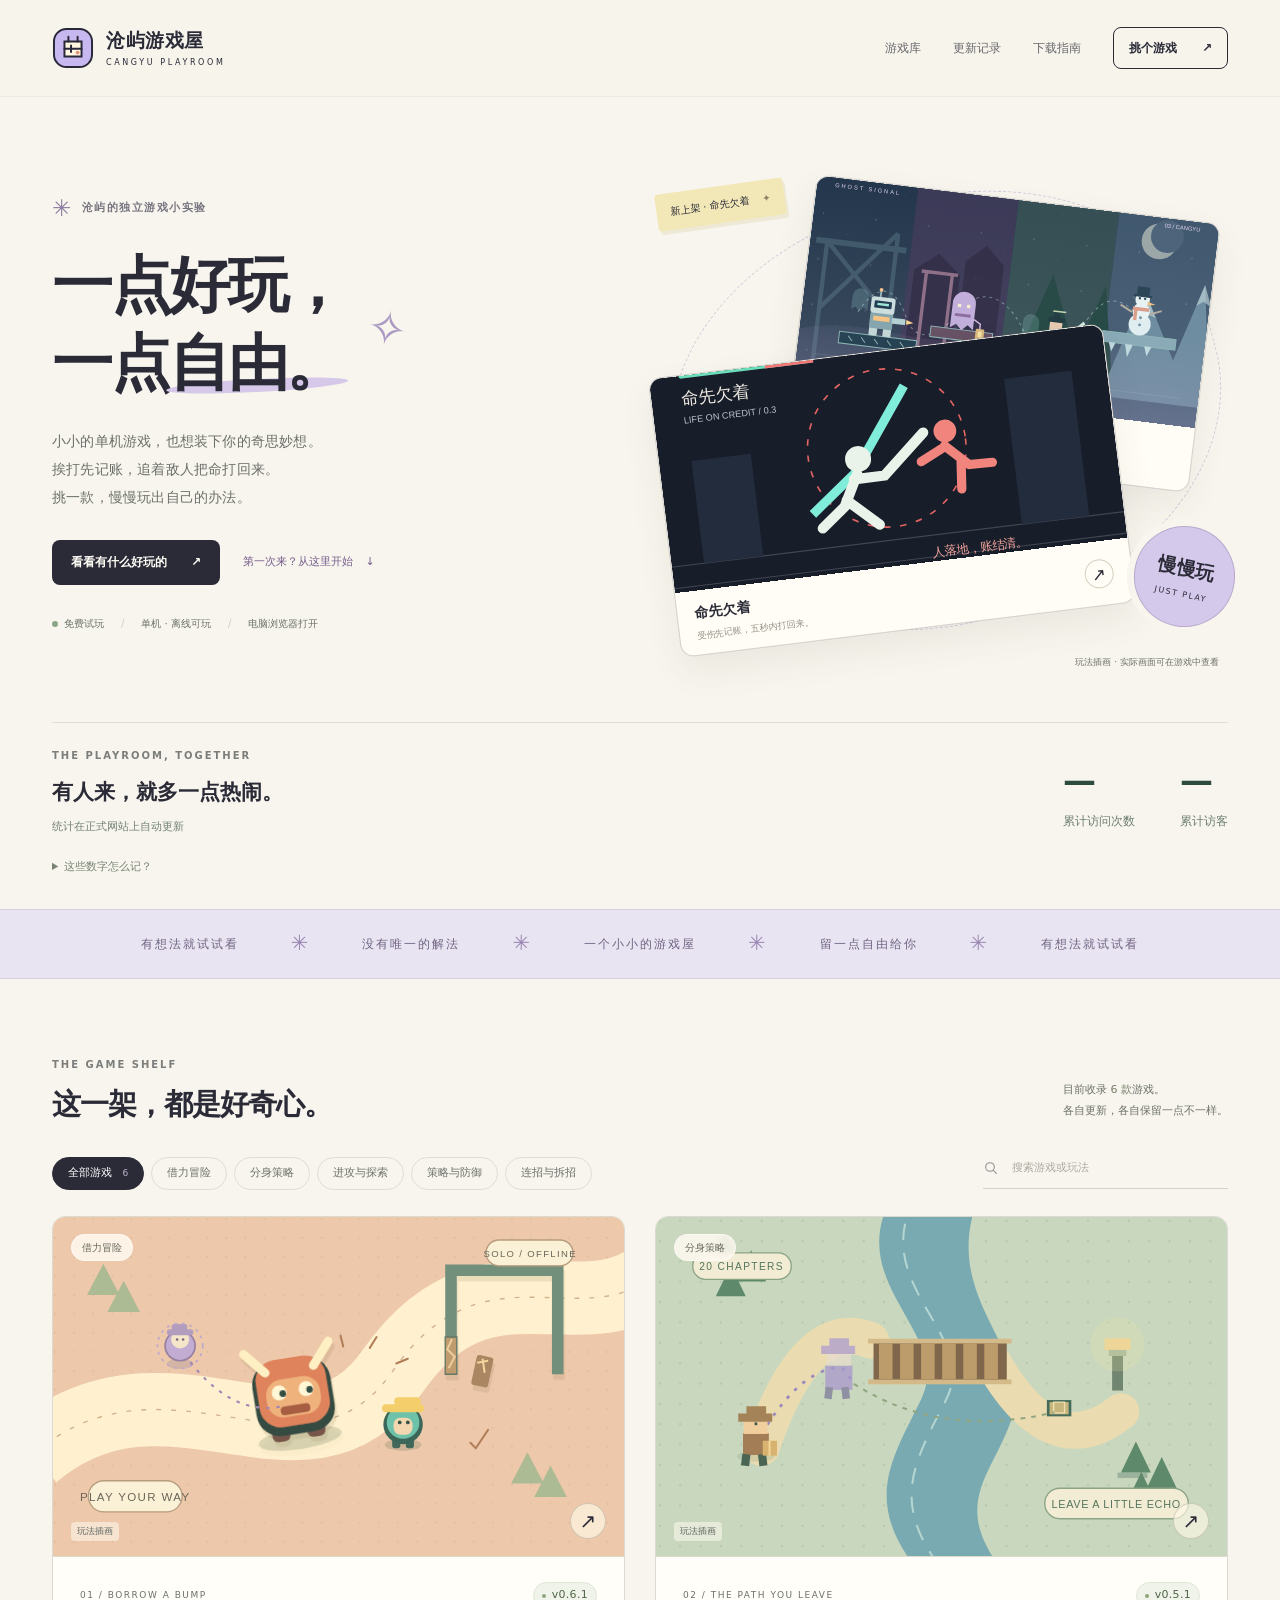
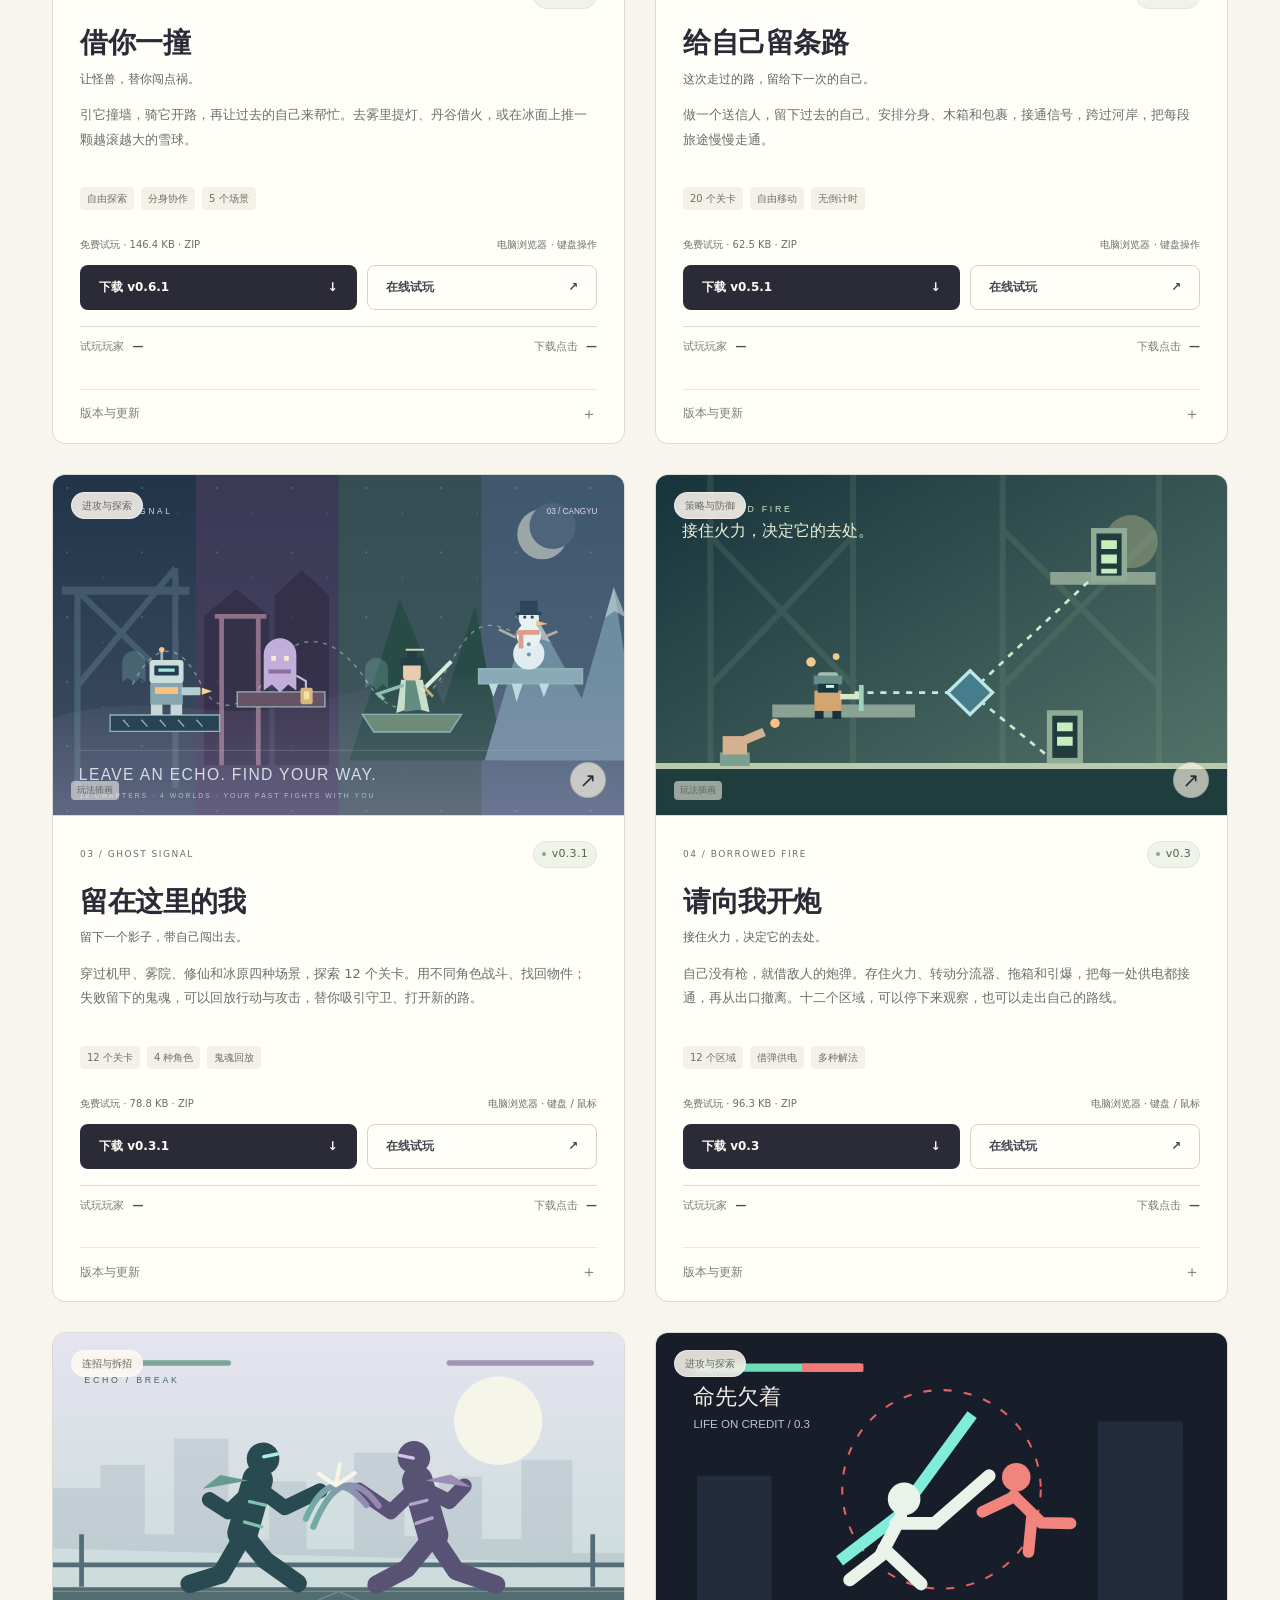
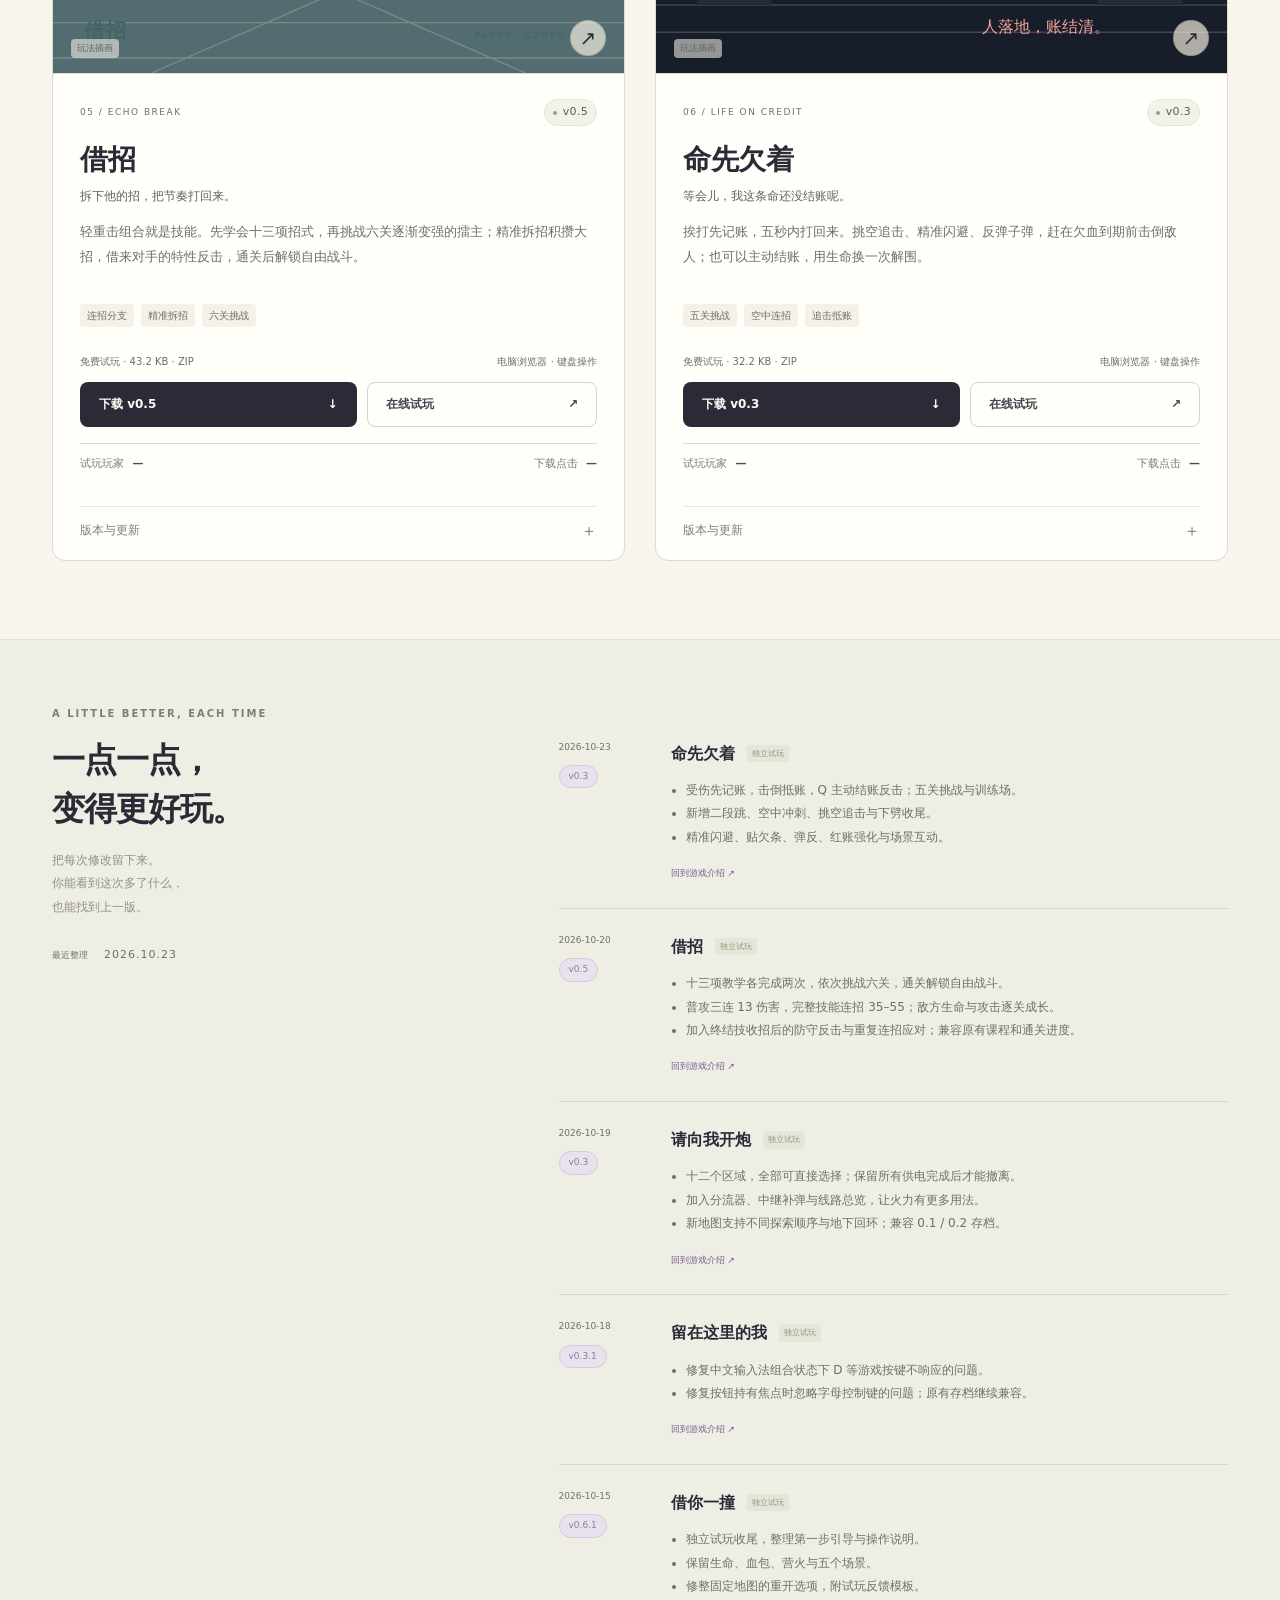
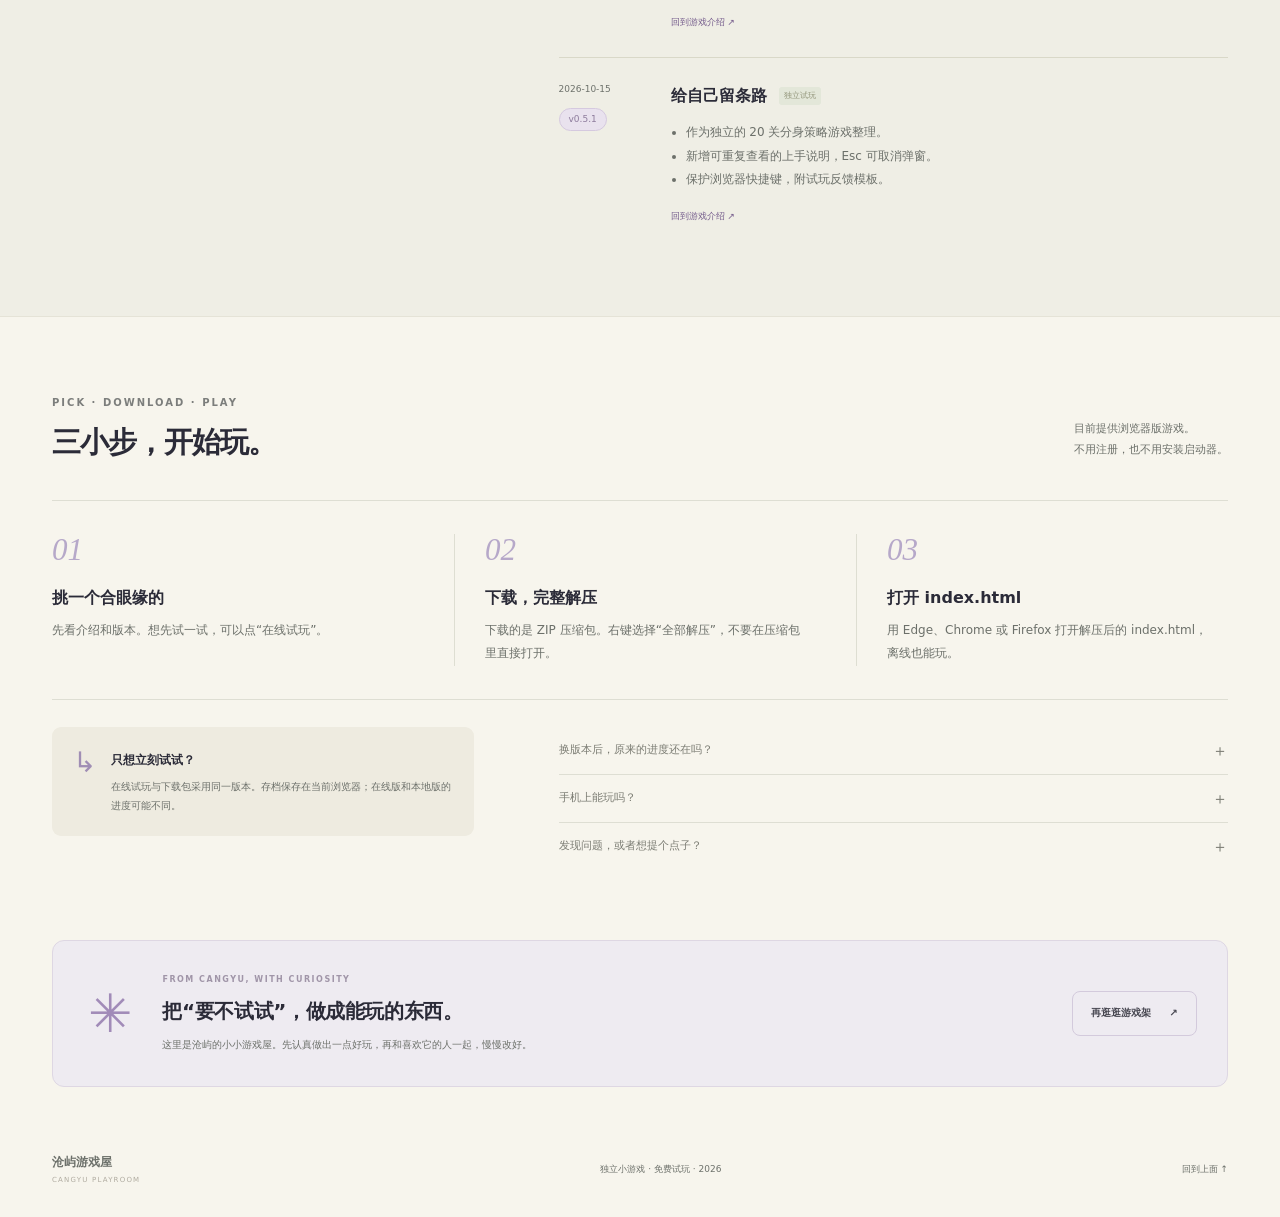
<file: index.html>
<!doctype html>
<html lang="zh-CN">
<head>
  <meta charset="utf-8"><meta name="viewport" content="width=device-width, initial-scale=1">
  <meta name="theme-color" content="#f7f5ed"><meta name="description" content="沧屿的独立小游戏主页。查看最新版本，免费下载离线游戏，或在浏览器中试玩《借你一撞》《给自己留条路》、《留在这里的我》、《请向我开炮》和《借招》。">
  <meta property="og:title" content="沧屿游戏屋 · 一点好玩，一点自由"><meta property="og:description" content="一些小小的单机游戏，一点自由发挥的空间。最新版本、免费下载、在线试玩。"><meta property="og:type" content="website">
  <title>沧屿游戏屋 · 一点好玩，一点自由</title><link rel="icon" href="assets/mark.svg" type="image/svg+xml"><link rel="stylesheet" href="assets/site.css"><script defer src="catalog.js?v=20261023"></script><script defer src="assets/app.js"></script><script defer src="assets/stats-config.js"></script><script defer src="assets/stats.js?v=20261023"></script>
</head>
<body>
<a class="skip-link" href="#games">跳到游戏库</a>
<header class="site-header"><div class="container header-inner"><a href="index.html" class="brand" aria-label="沧屿游戏屋首页"><img src="assets/mark.svg" width="42" height="42" alt=""><span>沧屿游戏屋<small>CANGYU PLAYROOM</small></span></a><button class="menu-toggle" id="menu-toggle" aria-controls="main-nav" aria-expanded="false" aria-label="打开导航">菜单 <span aria-hidden="true">＋</span></button><nav class="main-nav" id="main-nav" aria-label="主导航"><a href="#games">游戏库</a><a href="#updates">更新记录</a><a href="#guide">下载指南</a><a class="nav-cta" href="#games">挑个游戏 <span aria-hidden="true">↗</span></a></nav></div></header>
<main>
<section class="hero container" aria-labelledby="hero-title"><div class="hero-copy"><div class="eyebrow"><span class="tiny-star" aria-hidden="true">✳</span> 沧屿的独立游戏小实验</div><h1 id="hero-title">一点好玩，<br>一点<span class="underlined">自由。</span><span class="title-spark" aria-hidden="true">✧</span></h1><p class="hero-description">小小的单机游戏，也想装下你的奇思妙想。<br>挨打先记账，追着敌人把命打回来。<br>挑一款，慢慢玩出自己的办法。</p><div class="hero-actions"><a href="#games" class="button button-dark">看看有什么好玩的 <span aria-hidden="true">↗</span></a><a class="text-link" href="#guide">第一次来？从这里开始 <span aria-hidden="true">↓</span></a></div><div class="hero-bottom"><span><i class="green-dot"></i>免费试玩</span><span>单机 · 离线可玩</span><span>电脑浏览器打开</span></div></div><div class="hero-art" aria-label="游戏玩法插画"><div class="hero-orbit" aria-hidden="true"></div><div class="floating-note note-top">新上架 · 命先欠着 <span>✦</span></div><div class="hero-poster poster-back"><img src="assets/ghost-signal.svg" alt="留在这里的我玩法插画" width="840" height="500"><div><span>留在这里的我</span><small>进攻与探索，和留下的影子一起闯。</small></div></div><a class="hero-poster poster-front" href="play/life-on-credit/index.html" aria-label="在线试玩命先欠着"><img src="assets/life-on-credit.svg" alt="命先欠着空中追击玩法插画" width="840" height="500"><div><span>命先欠着</span><small>受伤先记账，五秒内打回来。</small><span class="poster-arrow" aria-hidden="true">↗</span></div></a><div class="round-sticker" aria-hidden="true">慢慢玩<br><strong>JUST PLAY</strong></div><span class="art-caption">玩法插画 · 实际画面可在游戏中查看</span></div></section>
<section class="container site-stats" aria-label="游戏屋累计统计"><div><span class="eyebrow">THE PLAYROOM, TOGETHER</span><h2>有人来，就多一点热闹。</h2><p data-stats-status role="status">统计更新中…</p></div><div class="stat-pair"><div><strong data-stat="visits">—</strong><span>累计访问次数</span></div><div><strong data-stat="visitors">—</strong><span>累计访客</span></div></div><details class="stats-definition"><summary>这些数字怎么记？</summary><p>访问按 30 分钟内连续浏览的一次会话记录。访客与游玩浏览器按随机浏览器标识去重，不等于实名人数；清除浏览器数据或换设备可能产生新标识。游玩在开始操作游戏时记录，下载统计为 ZIP 下载入口的点击次数，不代表下载已完成。每 10 秒自动更新，从接入后开始累计，离线游戏不联网统计。</p></details></section>
<div class="ticker" aria-hidden="true"><div>有想法就试试看 <span>✳</span> 没有唯一的解法 <span>✳</span> 一个小小的游戏屋 <span>✳</span> 留一点自由给你 <span>✳</span> 有想法就试试看</div></div>
<section class="section container" id="games" aria-labelledby="games-title"><div class="section-heading"><div><div class="eyebrow">THE GAME SHELF</div><h2 id="games-title">这一架，都是好奇心。</h2></div><p>目前收录 <strong>6 款</strong>游戏。<br>各自更新，各自保留一点不一样。</p></div><div class="library-toolbar"><div class="filters" role="group" aria-label="按游戏类型筛选"><button type="button" class="filter-button is-active" data-filter="all" aria-pressed="true">全部游戏 <span>6</span></button><button type="button" class="filter-button" data-filter="adventure" aria-pressed="false">借力冒险</button><button type="button" class="filter-button" data-filter="puzzle" aria-pressed="false">分身策略</button><button type="button" class="filter-button" data-filter="action" aria-pressed="false">进攻与探索</button><button type="button" class="filter-button" data-filter="defense" aria-pressed="false">策略与防御</button><button type="button" class="filter-button" data-filter="fighting" aria-pressed="false">连招与拆招</button></div><label class="search-box"><svg aria-hidden="true" viewBox="0 0 24 24" width="18" height="18"><circle cx="10.5" cy="10.5" r="6.5" fill="none" stroke="currentColor" stroke-width="1.6"/><path d="m15.5 15.5 5 5" stroke="currentColor" stroke-width="1.6"/></svg><span class="sr-only">搜索游戏或玩法</span><input id="game-search" type="search" placeholder="搜索游戏或玩法" autocomplete="off"></label></div><p id="result-count" class="sr-only" aria-live="polite">找到 6 款游戏</p><div class="game-grid" id="game-grid"><article class="game-card peach" data-game-id="borrow-a-bump" data-category="adventure" data-search="借你一撞 BORROW A BUMP 借力冒险 引它撞墙，骑它开路，再让过去的自己来帮忙。去雾里提灯、丹谷借火，或在冰面上推一颗越滚越大的雪球。 怪兽 引怪 撞墙 骑乘 恐怖 修仙 冰雪 单机 自由探索 分身协作 5 个场景" aria-labelledby="title-borrow-a-bump">
      <a class="cover-link" href="play/borrow-a-bump/index.html" target="_blank" rel="noopener" aria-label="在线试玩借你一撞（新窗口）"><img src="assets/borrow-a-bump.svg" alt="借你一撞玩法插画" width="840" height="500" loading="lazy"><span class="cover-type">借力冒险</span><span class="cover-play" aria-hidden="true">↗</span><span class="cover-note">玩法插画</span></a>
      <div class="card-body"><div class="game-label"><span>01 / BORROW A BUMP</span><span class="version-badge"><i></i> v0.6.1</span></div><h3 id="title-borrow-a-bump">借你一撞</h3><p class="game-tagline">让怪兽，替你闯点祸。</p><p class="game-description">引它撞墙，骑它开路，再让过去的自己来帮忙。去雾里提灯、丹谷借火，或在冰面上推一颗越滚越大的雪球。</p><div class="game-tags"><span>自由探索</span><span>分身协作</span><span>5 个场景</span></div><div class="download-meta"><span>免费试玩 · 146.4 KB · ZIP</span><span>电脑浏览器 · 键盘操作</span></div><div class="card-actions"><a class="button button-dark download-button" href="downloads/borrow-a-bump/borrow-a-bump-v0.6.1.zip" download>下载 v0.6.1 <span aria-hidden="true">↓</span></a><a class="button button-light" href="play/borrow-a-bump/index.html" target="_blank" rel="noopener">在线试玩 <span aria-hidden="true">↗</span></a></div><div class="game-statistics"><span>试玩玩家 <strong data-stat="players" data-game="borrow-a-bump">—</strong></span><span>下载点击 <strong data-stat="downloads" data-game="borrow-a-bump">—</strong></span></div><details class="release-details"><summary>版本与更新 <span aria-hidden="true">＋</span></summary><p class="first-step">第一步：空格喊一声，锁定方向后走开；C 录下走动和喊声，再 C 生成分身。</p><div class="past-release"><div><strong>v0.6.1</strong><span>146.4 KB · ZIP</span></div><ul><li>独立试玩收尾，整理第一步引导与操作说明。</li><li>保留生命、血包、营火与五个场景。</li><li>修整固定地图的重开选项，附试玩反馈模板。</li></ul><a href="downloads/borrow-a-bump/borrow-a-bump-v0.6.1.zip" download>下载此版本 <span aria-hidden="true">↗</span></a></div><div class="past-release"><div><strong>v0.6</strong><span>142.5 KB · ZIP</span></div><ul><li>加入生命、血包和营火恢复。</li><li>新增雾灯旧院、借火丹谷、霜风渡口。</li></ul><a href="downloads/borrow-a-bump/borrow-a-bump-v0.6.zip" download>下载此版本 <span aria-hidden="true">↗</span></a></div><a class="feedback-link" href="feedback/borrow-a-bump.txt" download>下载试玩反馈模板 ↓</a></details></div></article>
<article class="game-card mint" data-game-id="give-yourself-a-path" data-category="puzzle" data-search="给自己留条路 THE PATH YOU LEAVE 分身策略 做一个送信人，留下过去的自己。安排分身、木箱和包裹，接通信号，跨过河岸，把每段旅途慢慢走通。 益智 解谜 留影 送信 踏板 河岸 木箱 单机 20 个关卡 自由移动 无倒计时" aria-labelledby="title-give-yourself-a-path">
      <a class="cover-link" href="play/give-yourself-a-path/index.html" target="_blank" rel="noopener" aria-label="在线试玩给自己留条路（新窗口）"><img src="assets/give-yourself-a-path.svg" alt="给自己留条路玩法插画" width="840" height="500" loading="lazy"><span class="cover-type">分身策略</span><span class="cover-play" aria-hidden="true">↗</span><span class="cover-note">玩法插画</span></a>
      <div class="card-body"><div class="game-label"><span>02 / THE PATH YOU LEAVE</span><span class="version-badge"><i></i> v0.5.1</span></div><h3 id="title-give-yourself-a-path">给自己留条路</h3><p class="game-tagline">这次走过的路，留给下一次的自己。</p><p class="game-description">做一个送信人，留下过去的自己。安排分身、木箱和包裹，接通信号，跨过河岸，把每段旅途慢慢走通。</p><div class="game-tags"><span>20 个关卡</span><span>自由移动</span><span>无倒计时</span></div><div class="download-meta"><span>免费试玩 · 62.5 KB · ZIP</span><span>电脑浏览器 · 键盘操作</span></div><div class="card-actions"><a class="button button-dark download-button" href="downloads/give-yourself-a-path/give-yourself-a-path-v0.5.1.zip" download>下载 v0.5.1 <span aria-hidden="true">↓</span></a><a class="button button-light" href="play/give-yourself-a-path/index.html" target="_blank" rel="noopener">在线试玩 <span aria-hidden="true">↗</span></a></div><div class="game-statistics"><span>试玩玩家 <strong data-stat="players" data-game="give-yourself-a-path">—</strong></span><span>下载点击 <strong data-stat="downloads" data-game="give-yourself-a-path">—</strong></span></div><details class="release-details"><summary>版本与更新 <span aria-hidden="true">＋</span></summary><p class="first-step">第一步：先走一小段，再按 R 留影。过去的你继续旧路；你回到起点，重新安排。</p><div class="past-release"><div><strong>v0.5.1</strong><span>62.5 KB · ZIP</span></div><ul><li>作为独立的 20 关分身策略游戏整理。</li><li>新增可重复查看的上手说明，Esc 可取消弹窗。</li><li>保护浏览器快捷键，附试玩反馈模板。</li></ul><a href="downloads/give-yourself-a-path/give-yourself-a-path-v0.5.1.zip" download>下载此版本 <span aria-hidden="true">↗</span></a></div><div class="past-release"><div><strong>v0.5</strong><span>56.2 KB · ZIP</span></div><ul><li>20 关策略加强：多处供能、物品与角色踏板。</li><li>加入信号先后、分流断开与风向条件。</li></ul><a href="downloads/give-yourself-a-path/give-yourself-a-path-v0.5-strategy20.zip" download>下载此版本 <span aria-hidden="true">↗</span></a></div><a class="feedback-link" href="feedback/give-yourself-a-path.txt" download>下载试玩反馈模板 ↓</a></details></div></article>
<article class="game-card lavender" data-game-id="ghost-signal" data-category="action" data-search="留在这里的我 GHOST SIGNAL 进攻与探索 穿过机甲、雾院、修仙和冰原四种场景，探索 12 个关卡。用不同角色战斗、找回物件；失败留下的鬼魂，可以回放行动与攻击，替你吸引守卫、打开新的路。 横版 侧面 战斗 攻击 技能 幽灵 鬼魂 机器人 雪人 御剑 修仙 恐怖 冰原 留影 关卡 存档 12 个关卡 4 种角色 鬼魂回放" aria-labelledby="title-ghost-signal">
      <a class="cover-link" href="play/ghost-signal/index.html" target="_blank" rel="noopener" aria-label="在线试玩留在这里的我（新窗口）"><img src="assets/ghost-signal.svg" alt="留在这里的我玩法插画" width="840" height="500" loading="lazy"><span class="cover-type">进攻与探索</span><span class="cover-play" aria-hidden="true">↗</span><span class="cover-note">玩法插画</span></a>
      <div class="card-body"><div class="game-label"><span>03 / GHOST SIGNAL</span><span class="version-badge"><i></i> v0.3.1</span></div><h3 id="title-ghost-signal">留在这里的我</h3><p class="game-tagline">留下一个影子，带自己闯出去。</p><p class="game-description">穿过机甲、雾院、修仙和冰原四种场景，探索 12 个关卡。用不同角色战斗、找回物件；失败留下的鬼魂，可以回放行动与攻击，替你吸引守卫、打开新的路。</p><div class="game-tags"><span>12 个关卡</span><span>4 种角色</span><span>鬼魂回放</span></div><div class="download-meta"><span>免费试玩 · 78.8 KB · ZIP</span><span>电脑浏览器 · 键盘 / 鼠标</span></div><div class="card-actions"><a class="button button-dark download-button" href="downloads/ghost-signal/ghost-signal-v0.3.1.zip" download>下载 v0.3.1 <span aria-hidden="true">↓</span></a><a class="button button-light" href="play/ghost-signal/index.html" target="_blank" rel="noopener">在线试玩 <span aria-hidden="true">↗</span></a></div><div class="game-statistics"><span>试玩玩家 <strong data-stat="players" data-game="ghost-signal">—</strong></span><span>下载点击 <strong data-stat="downloads" data-game="ghost-signal">—</strong></span></div><details class="release-details"><summary>版本与更新 <span aria-hidden="true">＋</span></summary><p class="first-step">第一步：A / D 移动，空格跳跃，J 或鼠标左键攻击，K 技能；Q 留影、E 回放。开场可直接选关。</p><div class="past-release"><div><strong>v0.3.1</strong><span>78.8 KB · ZIP</span></div><ul><li>修复中文输入法组合状态下 D 等游戏按键不响应的问题。</li><li>修复按钮持有焦点时忽略字母控制键的问题；原有存档继续兼容。</li></ul><a href="downloads/ghost-signal/ghost-signal-v0.3.1.zip" download>下载此版本 <span aria-hidden="true">↗</span></a></div><div class="past-release"><div><strong>v0.3</strong><span>78.2 KB · ZIP</span></div><ul><li>12 关、四种场景与角色，加入战斗、技能、补给及出口守卫。</li><li>鬼魂可以重放普通攻击、吸引敌人和触发共鸣机关。</li><li>提供选关、当前关卡检查点、自动保存和存档导入导出。</li></ul><a href="downloads/ghost-signal/ghost-signal-v0.3.zip" download>下载此版本 <span aria-hidden="true">↗</span></a></div><a class="feedback-link" href="feedback/ghost-signal.txt" download>下载试玩反馈模板 ↓</a></details></div></article>
<article class="game-card mint" data-game-id="borrowed-fire" data-category="defense" data-search="请向我开炮 BORROWED FIRE 策略与防御 自己没有枪，就借敌人的炮弹。存住火力、转动分流器、拖箱和引爆，把每一处供电都接通，再从出口撤离。十二个区域，可以停下来观察，也可以走出自己的路线。 炮弹 举盾 蓄弹 充电 中继 分流 反射 箱子 爆炸 回环 防御 策略 单机 12 个区域 借弹供电 多种解法" aria-labelledby="title-borrowed-fire">
      <a class="cover-link" href="play/borrowed-fire/index.html" target="_blank" rel="noopener" aria-label="在线试玩请向我开炮（新窗口）"><img src="assets/borrowed-fire.svg" alt="请向我开炮玩法插画" width="840" height="500" loading="lazy"><span class="cover-type">策略与防御</span><span class="cover-play" aria-hidden="true">↗</span><span class="cover-note">玩法插画</span></a>
      <div class="card-body"><div class="game-label"><span>04 / BORROWED FIRE</span><span class="version-badge"><i></i> v0.3</span></div><h3 id="title-borrowed-fire">请向我开炮</h3><p class="game-tagline">接住火力，决定它的去处。</p><p class="game-description">自己没有枪，就借敌人的炮弹。存住火力、转动分流器、拖箱和引爆，把每一处供电都接通，再从出口撤离。十二个区域，可以停下来观察，也可以走出自己的路线。</p><div class="game-tags"><span>12 个区域</span><span>借弹供电</span><span>多种解法</span></div><div class="download-meta"><span>免费试玩 · 96.3 KB · ZIP</span><span>电脑浏览器 · 键盘 / 鼠标</span></div><div class="card-actions"><a class="button button-dark download-button" href="downloads/borrowed-fire/borrowed-fire-v0.3.zip" download>下载 v0.3 <span aria-hidden="true">↓</span></a><a class="button button-light" href="play/borrowed-fire/index.html" target="_blank" rel="noopener">在线试玩 <span aria-hidden="true">↗</span></a></div><div class="game-statistics"><span>试玩玩家 <strong data-stat="players" data-game="borrowed-fire">—</strong></span><span>下载点击 <strong data-stat="downloads" data-game="borrowed-fire">—</strong></span></div><details class="release-details"><summary>版本与更新 <span aria-hidden="true">＋</span></summary><p class="first-step">第一步：A / D 移动，空格跳跃；左键折返、右键存弹，B 观察，C 线路总览，E 互动。每处供电接通后才能撤离。</p><div class="past-release"><div><strong>v0.3</strong><span>96.3 KB · ZIP</span></div><ul><li>十二个区域，全部可直接选择；保留所有供电完成后才能撤离。</li><li>加入分流器、中继补弹与线路总览，让火力有更多用法。</li><li>新地图支持不同探索顺序与地下回环；兼容 0.1 / 0.2 存档。</li></ul><a href="downloads/borrowed-fire/borrowed-fire-v0.3.zip" download>下载此版本 <span aria-hidden="true">↗</span></a></div><a class="feedback-link" href="feedback/borrowed-fire.txt" download>下载试玩反馈模板 ↓</a></details></div></article>
<article class="game-card lavender" data-game-id="echo-break" data-category="fighting" data-search="借招 ECHO BREAK 连招与拆招 轻重击组合就是技能。先学会十三项招式，再挑战六关逐渐变强的擂主；精准拆招积攒大招，借来对手的特性反击，通关后解锁自由战斗。 格斗 对战 连招 拆招 技能 大招 擂台 教学 训练场 自由战斗 J K 连招分支 精准拆招 六关挑战" aria-labelledby="title-echo-break">
      <a class="cover-link" href="play/echo-break/index.html" target="_blank" rel="noopener" aria-label="在线试玩借招（新窗口）"><img src="assets/echo-break.svg" alt="借招玩法插画" width="840" height="500" loading="lazy"><span class="cover-type">连招与拆招</span><span class="cover-play" aria-hidden="true">↗</span><span class="cover-note">玩法插画</span></a>
      <div class="card-body"><div class="game-label"><span>05 / ECHO BREAK</span><span class="version-badge"><i></i> v0.5</span></div><h3 id="title-echo-break">借招</h3><p class="game-tagline">拆下他的招，把节奏打回来。</p><p class="game-description">轻重击组合就是技能。先学会十三项招式，再挑战六关逐渐变强的擂主；精准拆招积攒大招，借来对手的特性反击，通关后解锁自由战斗。</p><div class="game-tags"><span>连招分支</span><span>精准拆招</span><span>六关挑战</span></div><div class="download-meta"><span>免费试玩 · 43.2 KB · ZIP</span><span>电脑浏览器 · 键盘操作</span></div><div class="card-actions"><a class="button button-dark download-button" href="downloads/echo-break/echo-break-v0.5.zip" download>下载 v0.5 <span aria-hidden="true">↓</span></a><a class="button button-light" href="play/echo-break/index.html" target="_blank" rel="noopener">在线试玩 <span aria-hidden="true">↗</span></a></div><div class="game-statistics"><span>试玩玩家 <strong data-stat="players" data-game="echo-break">—</strong></span><span>下载点击 <strong data-stat="downloads" data-game="echo-break">—</strong></span></div><details class="release-details"><summary>版本与更新 <span aria-hidden="true">＋</span></summary><p class="first-step">第一步：J 轻击、K 重击；按 J K J 突进、J K K 波刃。I 防御 / 精准拆招，U 满能量大招。初次从教学开始，每项成功两次。</p><div class="past-release"><div><strong>v0.5</strong><span>43.2 KB · ZIP</span></div><ul><li>十三项教学各完成两次，依次挑战六关，通关解锁自由战斗。</li><li>普攻三连 13 伤害，完整技能连招 35–55；敌方生命与攻击逐关成长。</li><li>加入终结技收招后的防守反击与重复连招应对；兼容原有课程和通关进度。</li></ul><a href="downloads/echo-break/echo-break-v0.5.zip" download>下载此版本 <span aria-hidden="true">↗</span></a></div><a class="feedback-link" href="feedback/echo-break.txt" download>下载试玩反馈模板 ↓</a></details></div></article>
<article class="game-card peach" data-game-id="life-on-credit" data-category="action" data-search="命先欠着 LIFE ON CREDIT 进攻与探索 挨打先记账，五秒内打回来。挑空追击、精准闪避、反弹子弹，赶在欠血到期前击倒敌人；也可以主动结账，用生命换一次解围。 命先欠着 欠血 欠条 动作 二段跳 弹反 五关挑战 空中连招 追击抵账" aria-labelledby="title-life-on-credit">
      <a class="cover-link" href="play/life-on-credit/index.html" target="_blank" rel="noopener" aria-label="在线试玩命先欠着（新窗口）"><img src="assets/life-on-credit.svg" alt="命先欠着玩法插画" width="840" height="500" loading="lazy"><span class="cover-type">进攻与探索</span><span class="cover-play" aria-hidden="true">↗</span><span class="cover-note">玩法插画</span></a>
      <div class="card-body"><div class="game-label"><span>06 / LIFE ON CREDIT</span><span class="version-badge"><i></i> v0.3</span></div><h3 id="title-life-on-credit">命先欠着</h3><p class="game-tagline">等会儿，我这条命还没结账呢。</p><p class="game-description">挨打先记账，五秒内打回来。挑空追击、精准闪避、反弹子弹，赶在欠血到期前击倒敌人；也可以主动结账，用生命换一次解围。</p><div class="game-tags"><span>五关挑战</span><span>空中连招</span><span>追击抵账</span></div><div class="download-meta"><span>免费试玩 · 32.2 KB · ZIP</span><span>电脑浏览器 · 键盘操作</span></div><div class="card-actions"><a class="button button-dark download-button" href="downloads/life-on-credit/life-on-credit-v0.3.zip" download>下载 v0.3 <span aria-hidden="true">↓</span></a><a class="button button-light" href="play/life-on-credit/index.html" target="_blank" rel="noopener">在线试玩 <span aria-hidden="true">↗</span></a></div><div class="game-statistics"><span>试玩玩家 <strong data-stat="players" data-game="life-on-credit">—</strong></span><span>下载点击 <strong data-stat="downloads" data-game="life-on-credit">—</strong></span></div><details class="release-details"><summary>版本与更新 <span aria-hidden="true">＋</span></summary><p class="first-step">第一步：A / D 移动，空格二段跳，J 轻击、K 重击，Shift 闪避；Q 先扣欠血再反击。建议先去训练场。</p><div class="past-release"><div><strong>v0.3</strong><span>32.2 KB · ZIP</span></div><ul><li>受伤先记账，击倒抵账，Q 主动结账反击；五关挑战与训练场。</li><li>新增二段跳、空中冲刺、挑空追击与下劈收尾。</li><li>精准闪避、贴欠条、弹反、红账强化与场景互动。</li></ul><a href="downloads/life-on-credit/life-on-credit-v0.3.zip" download>下载此版本 <span aria-hidden="true">↗</span></a></div><a class="feedback-link" href="feedback/life-on-credit.txt" download>下载试玩反馈模板 ↓</a></details></div></article></div><div class="empty-state" id="empty-state" hidden><span aria-hidden="true">✧</span><h3>这层架子暂时空着。</h3><p>试试其他关键词，或回到全部游戏。</p><button type="button" class="button button-light" id="reset-search">查看全部游戏</button></div><noscript><p class="quiet">当前关闭了 JavaScript。游戏介绍、版本和下载仍可使用，搜索与筛选需要开启 JavaScript。</p></noscript></section>
<section class="updates-section" id="updates" aria-labelledby="updates-title"><div class="container updates-layout"><div class="updates-intro"><div class="eyebrow">A LITTLE BETTER, EACH TIME</div><h2 id="updates-title">一点一点，<br>变得更好玩。</h2><p>把每次修改留下来。<br>你能看到这次多了什么，<br>也能找到上一版。</p><div class="date-stamp"><span>最近整理</span><strong>2026.10.23</strong></div></div><div class="update-list"><article class="update-item"><div class="update-date"><time datetime="2026-10-23">2026-10-23</time><span>v0.3</span></div><div><div class="update-game">命先欠着 <span>独立试玩</span></div><ul><li>受伤先记账，击倒抵账，Q 主动结账反击；五关挑战与训练场。</li><li>新增二段跳、空中冲刺、挑空追击与下劈收尾。</li><li>精准闪避、贴欠条、弹反、红账强化与场景互动。</li></ul><a data-show-game="life-on-credit" href="#title-life-on-credit">回到游戏介绍 <span aria-hidden="true">↗</span></a></div></article>
<article class="update-item"><div class="update-date"><time datetime="2026-10-20">2026-10-20</time><span>v0.5</span></div><div><div class="update-game">借招 <span>独立试玩</span></div><ul><li>十三项教学各完成两次，依次挑战六关，通关解锁自由战斗。</li><li>普攻三连 13 伤害，完整技能连招 35–55；敌方生命与攻击逐关成长。</li><li>加入终结技收招后的防守反击与重复连招应对；兼容原有课程和通关进度。</li></ul><a data-show-game="echo-break" href="#title-echo-break">回到游戏介绍 <span aria-hidden="true">↗</span></a></div></article>
<article class="update-item"><div class="update-date"><time datetime="2026-10-19">2026-10-19</time><span>v0.3</span></div><div><div class="update-game">请向我开炮 <span>独立试玩</span></div><ul><li>十二个区域，全部可直接选择；保留所有供电完成后才能撤离。</li><li>加入分流器、中继补弹与线路总览，让火力有更多用法。</li><li>新地图支持不同探索顺序与地下回环；兼容 0.1 / 0.2 存档。</li></ul><a data-show-game="borrowed-fire" href="#title-borrowed-fire">回到游戏介绍 <span aria-hidden="true">↗</span></a></div></article>
<article class="update-item"><div class="update-date"><time datetime="2026-10-18">2026-10-18</time><span>v0.3.1</span></div><div><div class="update-game">留在这里的我 <span>独立试玩</span></div><ul><li>修复中文输入法组合状态下 D 等游戏按键不响应的问题。</li><li>修复按钮持有焦点时忽略字母控制键的问题；原有存档继续兼容。</li></ul><a data-show-game="ghost-signal" href="#title-ghost-signal">回到游戏介绍 <span aria-hidden="true">↗</span></a></div></article>
<article class="update-item"><div class="update-date"><time datetime="2026-10-15">2026-10-15</time><span>v0.6.1</span></div><div><div class="update-game">借你一撞 <span>独立试玩</span></div><ul><li>独立试玩收尾，整理第一步引导与操作说明。</li><li>保留生命、血包、营火与五个场景。</li><li>修整固定地图的重开选项，附试玩反馈模板。</li></ul><a data-show-game="borrow-a-bump" href="#title-borrow-a-bump">回到游戏介绍 <span aria-hidden="true">↗</span></a></div></article>
<article class="update-item"><div class="update-date"><time datetime="2026-10-15">2026-10-15</time><span>v0.5.1</span></div><div><div class="update-game">给自己留条路 <span>独立试玩</span></div><ul><li>作为独立的 20 关分身策略游戏整理。</li><li>新增可重复查看的上手说明，Esc 可取消弹窗。</li><li>保护浏览器快捷键，附试玩反馈模板。</li></ul><a data-show-game="give-yourself-a-path" href="#title-give-yourself-a-path">回到游戏介绍 <span aria-hidden="true">↗</span></a></div></article></div></div></section>
<section class="section container guide-section" id="guide" aria-labelledby="guide-title"><div class="section-heading"><div><div class="eyebrow">PICK · DOWNLOAD · PLAY</div><h2 id="guide-title">三小步，开始玩。</h2></div><p>目前提供浏览器版游戏。<br>不用注册，也不用安装启动器。</p></div><div class="steps"><article><span class="step-number">01</span><h3>挑一个合眼缘的</h3><p>先看介绍和版本。想先试一试，可以点“在线试玩”。</p></article><article><span class="step-number">02</span><h3>下载，完整解压</h3><p>下载的是 ZIP 压缩包。右键选择“全部解压”，不要在压缩包里直接打开。</p></article><article><span class="step-number">03</span><h3>打开 index.html</h3><p>用 Edge、Chrome 或 Firefox 打开解压后的 index.html，离线也能玩。</p></article></div><div class="guide-lower"><div class="guide-note"><span class="note-icon" aria-hidden="true">↳</span><div><strong>只想立刻试试？</strong><p>在线试玩与下载包采用同一版本。存档保存在当前浏览器；在线版和本地版的进度可能不同。</p></div></div><div class="faq-list"><details><summary>换版本后，原来的进度还在吗？<span aria-hidden="true">＋</span></summary><p>各款游戏使用独立存档。《留在这里的我》《请向我开炮》和《借招》可在游戏内下载和导入 JSON 存档，方便换版本或设备后继续。其他游戏更新前建议保留原文件夹；移动文件、换浏览器或清除浏览器数据后，可能无法读取旧进度。</p></details><details><summary>手机上能玩吗？<span aria-hidden="true">＋</span></summary><p>游戏提供了简易触屏按钮，目前主要按电脑键盘操作设计。建议先在电脑浏览器试玩；手机端的完整体验仍在调整。</p></details><details><summary>发现问题，或者想提个点子？<span aria-hidden="true">＋</span></summary><p>展开游戏卡片的“版本与更新”，可以下载对应的试玩反馈模板。记下游戏名、版本、关卡或地图，以及发生前的几步操作，再发给把游戏分享给你的人。这里没有自动上传或提交表单。</p></details></div></div></section>
<section class="about-strip container" aria-labelledby="about-title"><div class="about-mark" aria-hidden="true">✳</div><div><div class="eyebrow">FROM CANGYU, WITH CURIOSITY</div><h2 id="about-title">把“要不试试”，做成能玩的东西。</h2><p>这里是沧屿的小小游戏屋。先认真做出一点好玩，再和喜欢它的人一起，慢慢改好。</p></div><a class="button button-light" href="#games">再逛逛游戏架 <span aria-hidden="true">↗</span></a></section>
</main><footer class="site-footer container"><a class="footer-brand" href="index.html">沧屿游戏屋 <span>CANGYU PLAYROOM</span></a><p>独立小游戏 · 免费试玩 · 2026</p><a href="#hero-title">回到上面 ↑</a></footer>
</body></html>
</file>
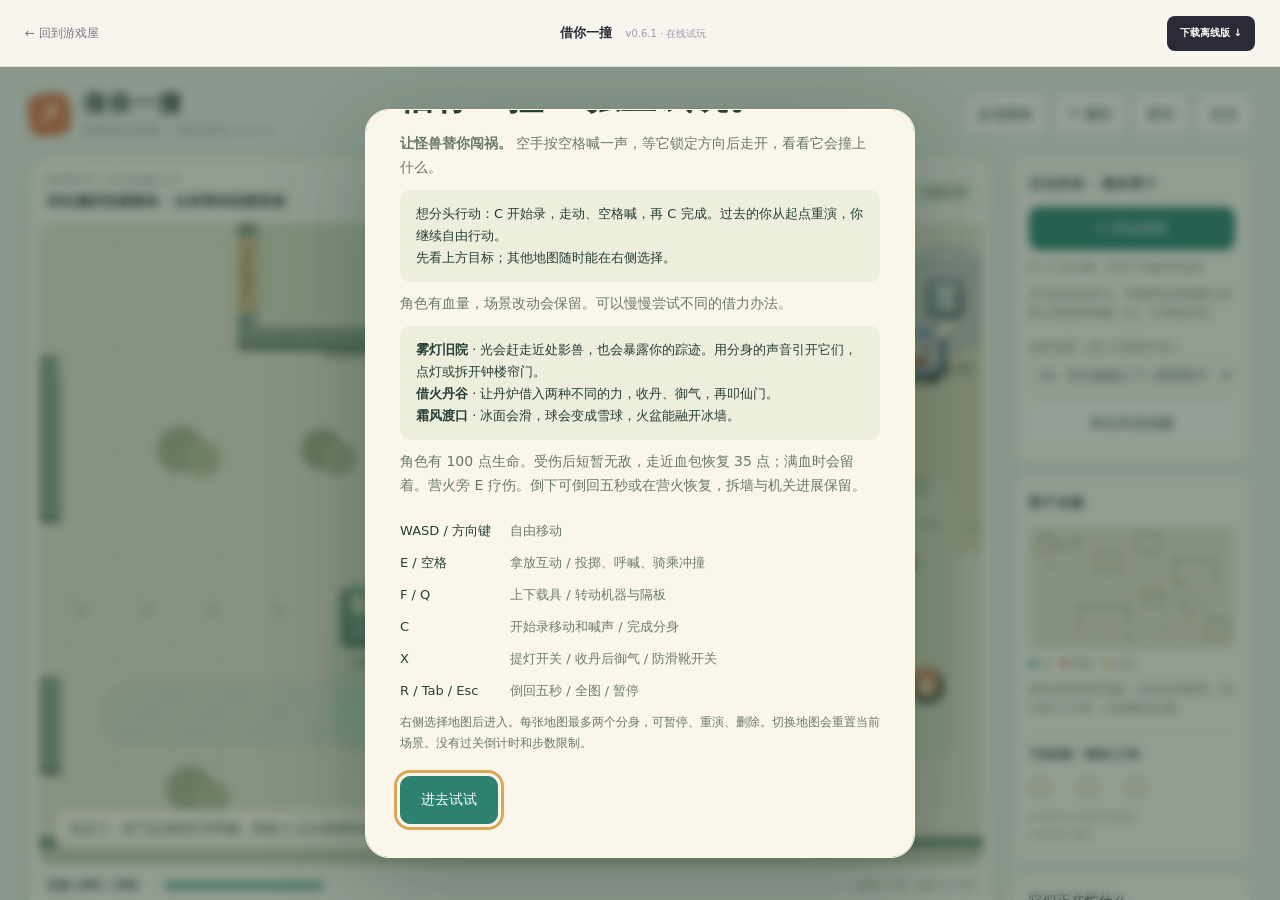
<file: play/borrow-a-bump/index.html>
<!doctype html><html lang="zh-CN"><head><meta charset="utf-8"><meta name="viewport" content="width=device-width,initial-scale=1"><title>借你一撞 v0.6.1 · 在线试玩</title><link rel="icon" href="../../assets/mark.svg"><link rel="stylesheet" href="../../assets/site.css"><script defer src="../../assets/stats-config.js"></script><script defer src="../../assets/stats.js?v=20261020"></script><script defer src="../../assets/play-stats.js?v=20261020"></script></head><body class="play-page" data-game-id="borrow-a-bump"><header class="play-toolbar"><a href="../../index.html#games">← 回到游戏屋</a><div><strong>借你一撞</strong><span>v0.6.1 · 在线试玩</span></div><a class="button button-dark" href="../../downloads/borrow-a-bump/borrow-a-bump-v0.6.1.zip" download>下载离线版 ↓</a></header><main class="play-stage"><iframe src="v0.6.1/game.html" title="借你一撞游戏" allowfullscreen></iframe></main></body></html>
</file>
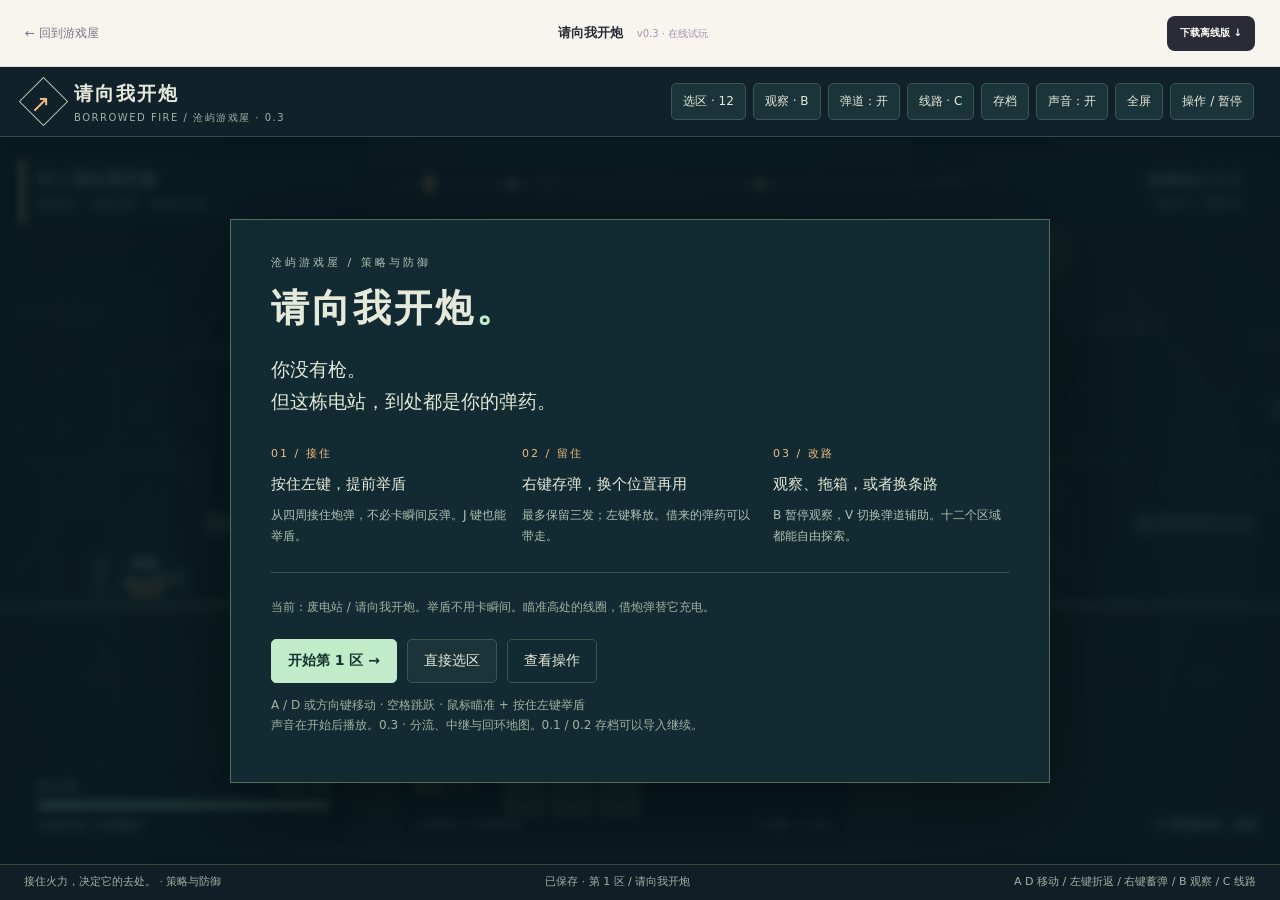
<file: play/borrowed-fire/index.html>
<!doctype html><html lang="zh-CN"><head><meta charset="utf-8"><meta name="viewport" content="width=device-width,initial-scale=1"><title>请向我开炮 v0.3 · 在线试玩</title><link rel="icon" href="../../assets/mark.svg"><link rel="stylesheet" href="../../assets/site.css"><script defer src="../../assets/stats-config.js"></script><script defer src="../../assets/stats.js?v=20261020"></script><script defer src="../../assets/play-stats.js?v=20261020"></script></head><body class="play-page" data-game-id="borrowed-fire"><header class="play-toolbar"><a href="../../index.html#games">← 回到游戏屋</a><div><strong>请向我开炮</strong><span>v0.3 · 在线试玩</span></div><a class="button button-dark" href="../../downloads/borrowed-fire/borrowed-fire-v0.3.zip" download>下载离线版 ↓</a></header><main class="play-stage"><iframe src="v0.3/game.html" title="请向我开炮游戏" allowfullscreen></iframe></main></body></html>
</file>
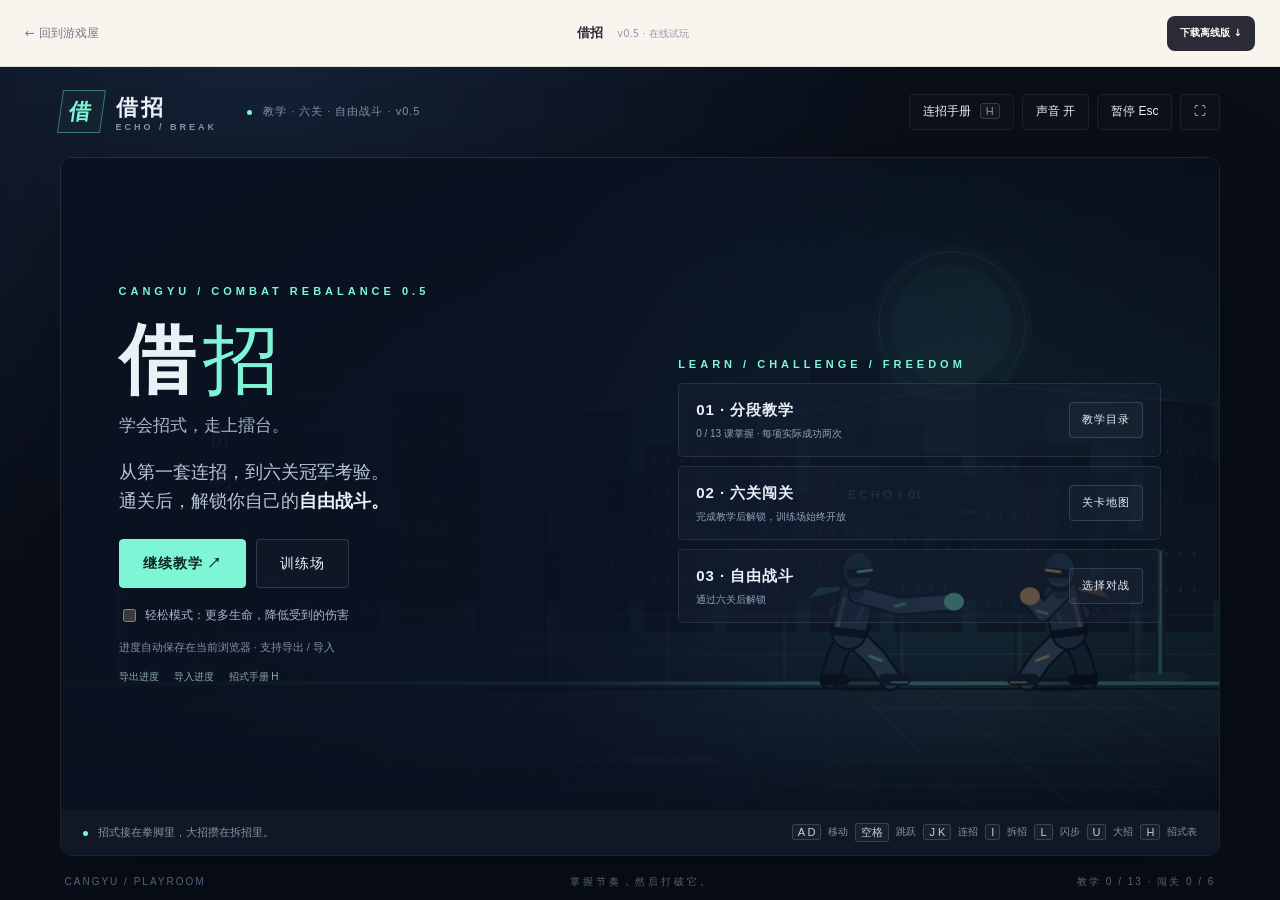
<file: play/echo-break/index.html>
<!doctype html><html lang="zh-CN"><head><meta charset="utf-8"><meta name="viewport" content="width=device-width,initial-scale=1"><title>借招 v0.5 · 在线试玩</title><link rel="icon" href="../../assets/mark.svg"><link rel="stylesheet" href="../../assets/site.css"><script defer src="../../assets/stats-config.js"></script><script defer src="../../assets/stats.js?v=20261020"></script><script defer src="../../assets/play-stats.js?v=20261020"></script></head><body class="play-page" data-game-id="echo-break"><header class="play-toolbar"><a href="../../index.html#games">← 回到游戏屋</a><div><strong>借招</strong><span>v0.5 · 在线试玩</span></div><a class="button button-dark" href="../../downloads/echo-break/echo-break-v0.5.zip" download>下载离线版 ↓</a></header><main class="play-stage"><iframe src="v0.5/game.html" title="借招游戏" allowfullscreen></iframe></main></body></html>
</file>
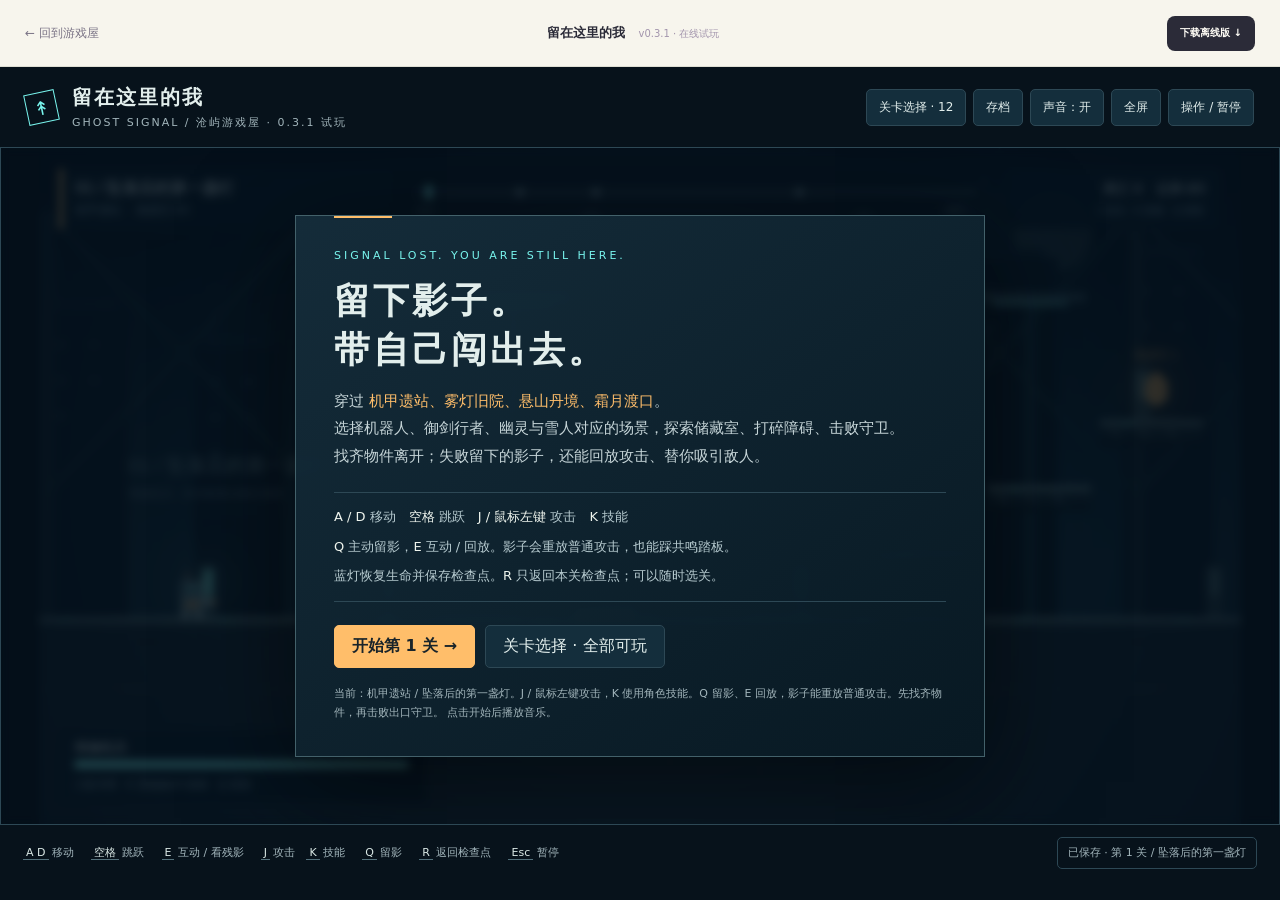
<file: play/ghost-signal/index.html>
<!doctype html><html lang="zh-CN"><head><meta charset="utf-8"><meta name="viewport" content="width=device-width,initial-scale=1"><title>留在这里的我 v0.3.1 · 在线试玩</title><link rel="icon" href="../../assets/mark.svg"><link rel="stylesheet" href="../../assets/site.css"><script defer src="../../assets/stats-config.js"></script><script defer src="../../assets/stats.js?v=20261020"></script><script defer src="../../assets/play-stats.js?v=20261020"></script></head><body class="play-page" data-game-id="ghost-signal"><header class="play-toolbar"><a href="../../index.html#games">← 回到游戏屋</a><div><strong>留在这里的我</strong><span>v0.3.1 · 在线试玩</span></div><a class="button button-dark" href="../../downloads/ghost-signal/ghost-signal-v0.3.1.zip" download>下载离线版 ↓</a></header><main class="play-stage"><iframe src="v0.3.1/game.html" title="留在这里的我游戏" allowfullscreen></iframe></main></body></html>
</file>
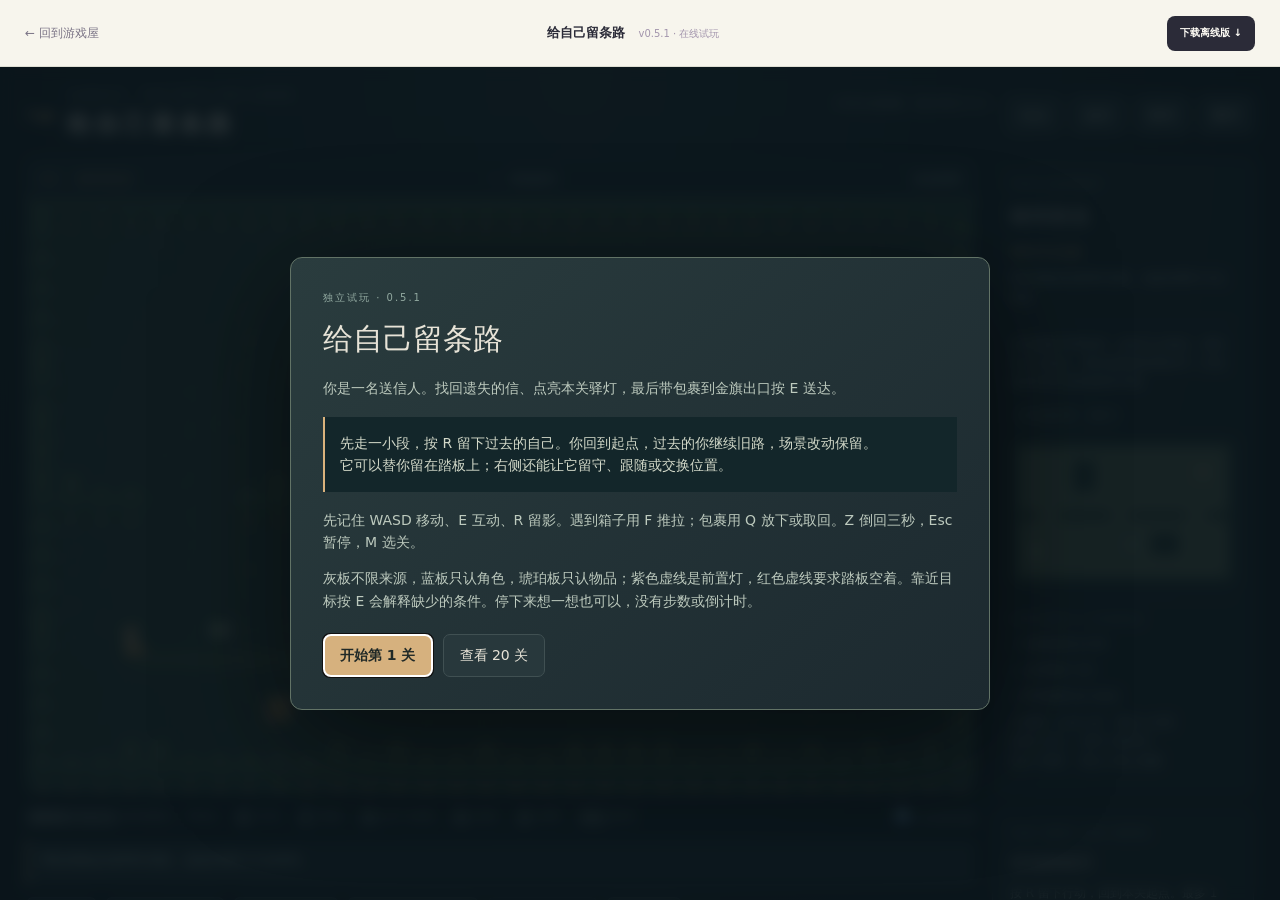
<file: play/give-yourself-a-path/index.html>
<!doctype html><html lang="zh-CN"><head><meta charset="utf-8"><meta name="viewport" content="width=device-width,initial-scale=1"><title>给自己留条路 v0.5.1 · 在线试玩</title><link rel="icon" href="../../assets/mark.svg"><link rel="stylesheet" href="../../assets/site.css"><script defer src="../../assets/stats-config.js"></script><script defer src="../../assets/stats.js?v=20261020"></script><script defer src="../../assets/play-stats.js?v=20261020"></script></head><body class="play-page" data-game-id="give-yourself-a-path"><header class="play-toolbar"><a href="../../index.html#games">← 回到游戏屋</a><div><strong>给自己留条路</strong><span>v0.5.1 · 在线试玩</span></div><a class="button button-dark" href="../../downloads/give-yourself-a-path/give-yourself-a-path-v0.5.1.zip" download>下载离线版 ↓</a></header><main class="play-stage"><iframe src="v0.5.1/game.html" title="给自己留条路游戏" allowfullscreen></iframe></main></body></html>
</file>
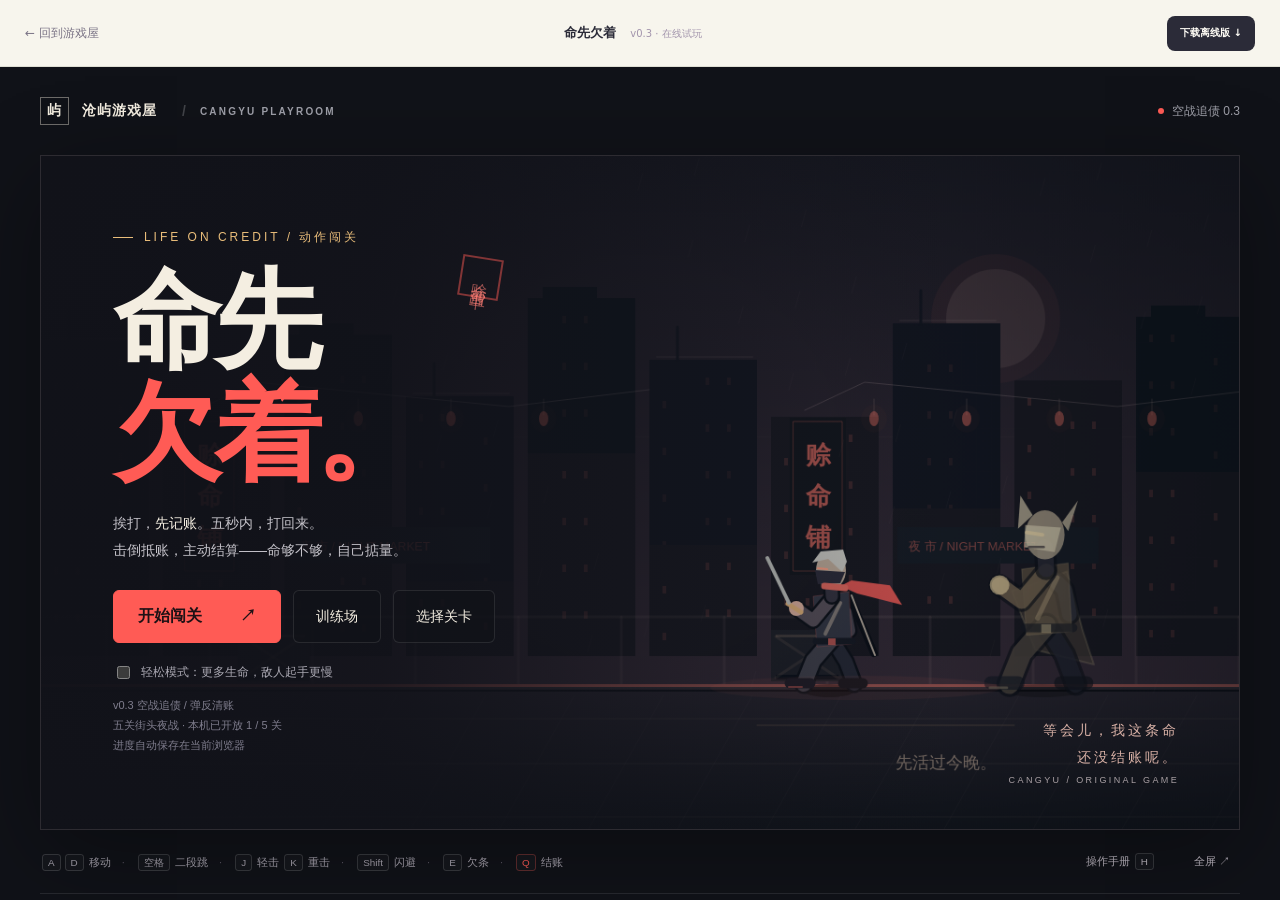
<file: play/life-on-credit/index.html>
<!doctype html><html lang="zh-CN"><head><meta charset="utf-8"><meta name="viewport" content="width=device-width,initial-scale=1"><title>命先欠着 v0.3 · 在线试玩</title><link rel="icon" href="../../assets/mark.svg"><link rel="stylesheet" href="../../assets/site.css"><script defer src="../../assets/stats-config.js"></script><script defer src="../../assets/stats.js?v=20261023"></script><script defer src="../../assets/play-stats.js?v=20261023"></script></head><body class="play-page" data-game-id="life-on-credit"><header class="play-toolbar"><a href="../../index.html#games">← 回到游戏屋</a><div><strong>命先欠着</strong><span>v0.3 · 在线试玩</span></div><a class="button button-dark" href="../../downloads/life-on-credit/life-on-credit-v0.3.zip" download>下载离线版 ↓</a></header><main class="play-stage"><iframe src="v0.3/game.html" title="命先欠着游戏" allowfullscreen></iframe></main></body></html>
</file>
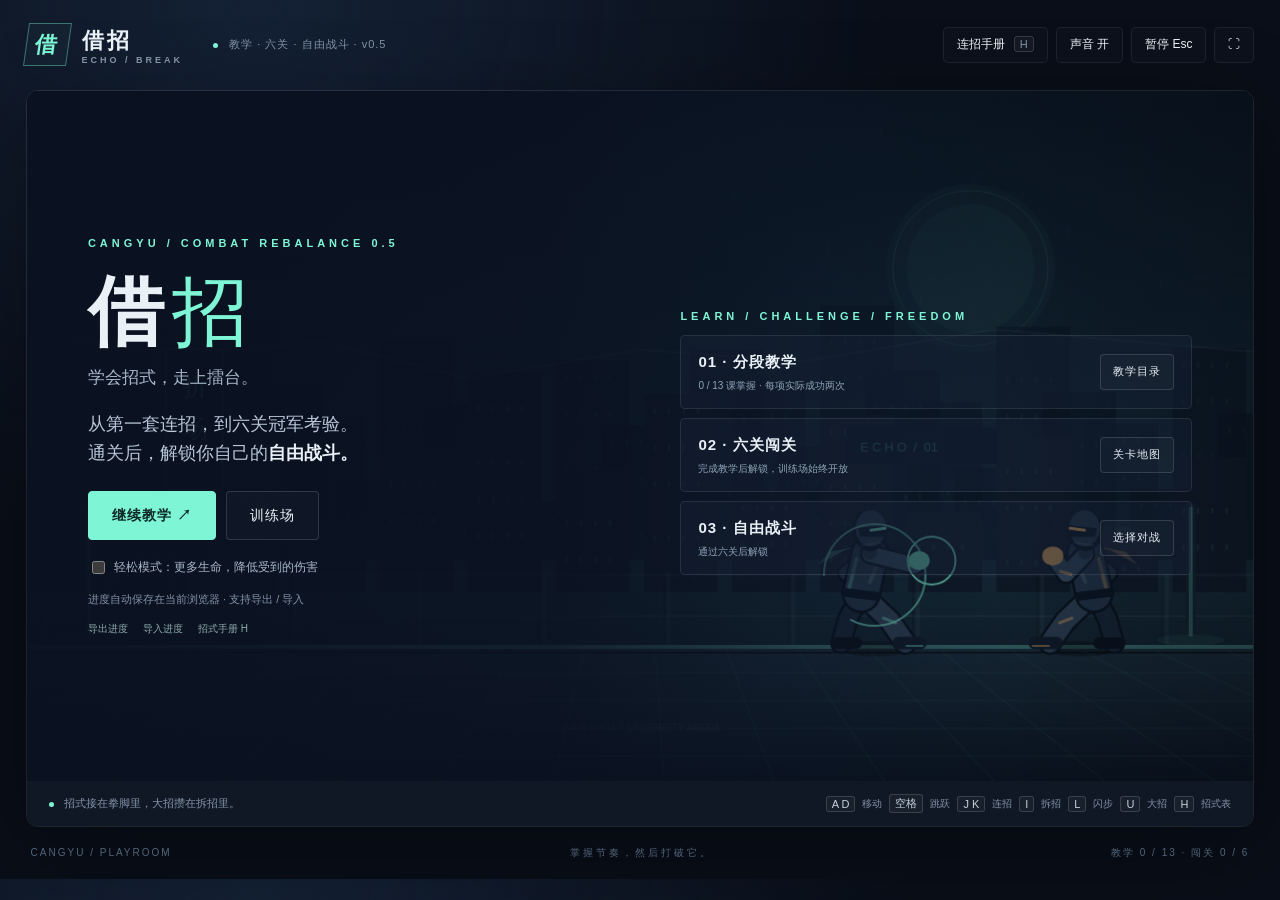
<file: play/echo-break/v0.5/index.html>
<!doctype html>
<html lang="zh-CN"><head><meta charset="utf-8"><meta name="viewport" content="width=device-width, initial-scale=1"><meta name="theme-color" content="#0b101b"><title>借招 · ECHO BREAK</title><link rel="stylesheet" href="style.css?v=0.5"><script src="engine.js?v=0.5" defer></script><script src="journey.js?v=0.5" defer></script><script src="game.js?v=0.5" defer></script></head>
<body>
<div class="shell">
 <header><a class="brand" href="./index.html"><span class="logo">借</span><span>借招 <small>ECHO / BREAK</small></span></a><div class="topnote"><i></i> 教学 · 六关 · 自由战斗 · v0.5</div><div class="topactions"><button id="helpBtn">连招手册 <kbd>H</kbd></button><button id="soundBtn" aria-label="切换音效">声音 开</button><button id="pauseBtn">暂停 <kbd>Esc</kbd></button><button id="fullBtn" aria-label="全屏">⛶</button></div></header>
 <main>
  <div class="arena" id="arena">
   <canvas id="game" width="1280" height="720" aria-label="借招，键盘控制的单人格斗游戏"></canvas>
   <div id="hud" class="hud hidden">
    <div class="healthrow"><div class="fighterhud"><div class="names"><span>你 <em>回响者</em></span><b id="php">180 / 180</b></div><div class="healthtrack"><div id="phealth"></div></div><div class="guardtrack"><div id="pguard"></div></div></div><div class="bout"><small id="modeLabel">巡回擂台</small><strong id="roundLabel">01 / 03</strong><span>无倒计时</span></div><div class="fighterhud enemy"><div class="names"><b id="ehp">180 / 180</b><span id="ename">弦 · 长波</span></div><div class="healthtrack"><div id="ehealth"></div></div><div class="guardtrack"><div id="eguard"></div></div></div></div>
    <div class="bottomhud"><div class="syncbox"><div class="names"><span>大招 <b id="syncnum">0%</b></span><small id="burstLabel">精准拆招蓄能 · 通常三次蓄满</small></div><div class="synctrack"><div id="syncbar"></div></div></div><div class="echobox"><span class="keycap">J K</span><div><small id="echoLabel">轻重击分支 · H 查看全部</small><strong id="echoName">J K J 突进 / J K K 波刃</strong></div><span id="echoReady">自由连段</span></div></div>
   </div>
   <div id="screen" class="screen"></div>
   <div id="toast" role="status"></div>
   <div id="tutorial" class="tutorial hidden"></div>
   <div id="lessonpanel" class="lessonpanel hidden"><small id="lessonChapter"></small><h3 id="lessonTitle"></h3><div id="lessonKeys"></div><p id="lessonHint"></p><div class="lessonstatus"><b id="lessonCount">0 / 2</b><span id="lessonMode"></span></div><div class="lessonbuttons"><button id="lessonReplay">G 演示 / 练习</button><button id="lessonReset">R 复位</button><button id="lessonNext" class="hidden">下一课</button><button id="lessonExit">保存退出</button></div></div>
   <div id="combo" class="combo hidden"></div>
   <div id="rivalread" class="rivalread hidden"><small id="phaseBadge">第一阶段</small><span id="rivalState">观察距离</span></div>
   <div id="trainingtools" class="trainingtools hidden"><button id="dummyBtn">T · 木桩 → 进攻</button><button id="phaseBtn">Y · 练习第二阶段</button><button id="drillBtn">F · 固定招式</button><button id="returnFight" class="hidden">返回原关卡</button></div>
   <div id="touch" class="touch hidden"><div><button data-hold="left">◀</button><button data-hold="right">▶</button><button data-hold="down">↓</button></div><div><button data-action="jump">跳</button><button data-action="dash">闪</button><button data-hold="guard">防</button><button data-action="light">J</button><button data-action="heavy">K</button><button data-action="burst">大</button></div></div>
  </div>
  <footer><span><i></i> 招式接在拳脚里，大招攒在拆招里。</span><div><kbd>A D</kbd> 移动 <kbd>空格</kbd> 跳跃 <kbd>J K</kbd> 连招 <kbd>I</kbd> 拆招 <kbd>L</kbd> 闪步 <kbd>U</kbd> 大招 <kbd>H</kbd> 招式表</div></footer>
 </main>
 <div class="under"><span>CANGYU / PLAYROOM</span><span>掌握节奏，然后打破它。</span><span id="record">本机纪录 · 尚未通关</span></div>
</div>
<input id="importInput" type="file" accept=".json,application/json" hidden>
</body></html>
</file>
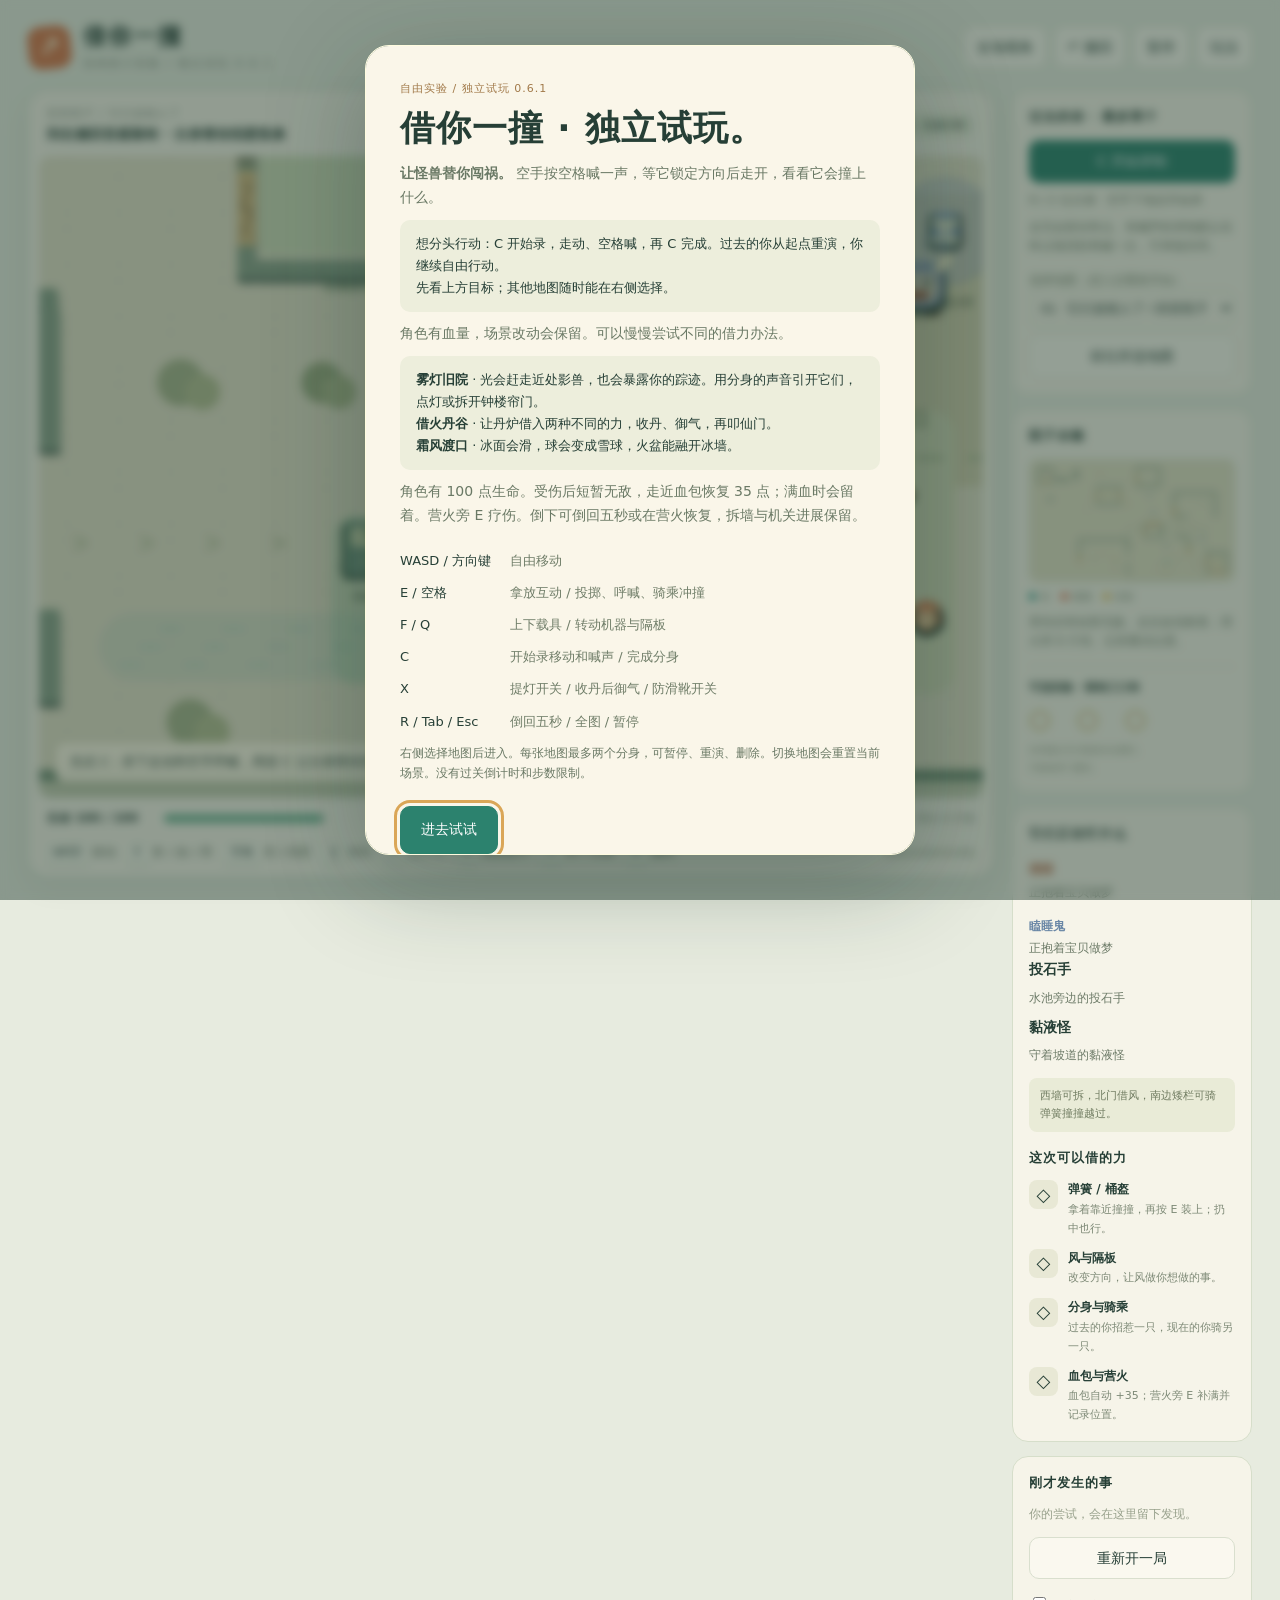
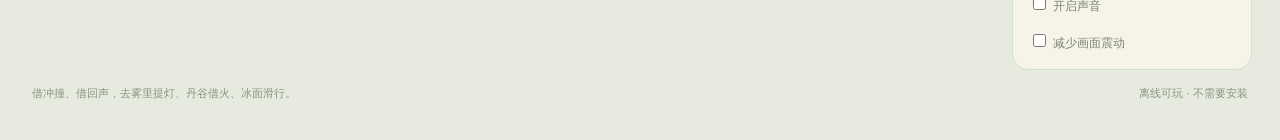
<file: play/borrow-a-bump/v0.6.1/game.html>
<!doctype html><html lang="zh-CN"><head><meta charset="utf-8"><meta name="viewport" content="width=device-width,initial-scale=1,viewport-fit=cover"><meta name="color-scheme" content="light"><title>借你一撞 · 独立试玩 0.6.1</title><style>
:root{--ink:#263f36;--muted:#7d897a;--paper:#f6f3e8;--mint:#2c826e;--line:#d9dfce;--orange:#ca623c}*{box-sizing:border-box}body{margin:0;background:#e7ebdf;color:var(--ink);font:14px/1.6 "Microsoft YaHei","PingFang SC",system-ui,sans-serif}button{font:inherit;cursor:pointer;border:1px solid var(--line);border-radius:10px;background:#faf8ef;color:var(--ink);padding:9px 13px;touch-action:manipulation}button:hover{border-color:#83aa93;background:#eef5e6}button:focus-visible,a:focus-visible{outline:3px solid #daa657;outline-offset:3px}button.primary{background:var(--mint);color:#fff;border-color:var(--mint)}.shell{max-width:1460px;margin:auto;padding:22px 28px}header{display:flex;justify-content:space-between;gap:16px;align-items:center;margin-bottom:18px}.brand{display:flex;align-items:center;gap:12px}.logo{display:grid;place-items:center;background:#d8794e;color:#fff7db;transform:rotate(-6deg);width:43px;height:43px;border-radius:13px;font-size:26px;font-weight:900}.title{font-size:23px;font-weight:800;letter-spacing:2px;line-height:1.3}.subtitle{font-size:11px;letter-spacing:2px;color:var(--muted);margin-top:3px}.top-actions{display:flex;gap:7px;flex-wrap:wrap}.workbench{display:grid;grid-template-columns:minmax(0,1fr) 240px;gap:18px;align-items:start}.stage-card{background:var(--paper);padding:10px;border:1px solid #d4ddca;border-radius:20px;box-shadow:0 10px 30px #344a3410;overflow:hidden}.stage-top{display:flex;justify-content:space-between;align-items:center;padding:4px 8px 11px;gap:8px}.eyebrow{font-size:11px;letter-spacing:1px;color:var(--muted)}#objective{font-size:14px;font-weight:700}.pill{font-size:11px;background:#e7ead8;border-radius:20px;padding:4px 9px;white-space:nowrap}.viewport{position:relative;border-radius:12px;overflow:hidden;background:#dadfca;line-height:0;isolation:isolate}#game{width:100%;height:auto;aspect-ratio:1000/680;display:block;touch-action:none;outline:none}.notice{position:absolute;left:16px;bottom:16px;max-width:calc(100% - 32px);font-size:13px;line-height:1.6;background:#fff9e8ed;border:1px solid #dfddbc;padding:9px 14px;border-radius:10px;box-shadow:0 3px 8px #34453015;pointer-events:none;transition:opacity .3s}.bar{display:flex;gap:16px;align-items:center;justify-content:space-between;flex-wrap:wrap;padding:12px 8px 2px;font-size:12px;color:#637260}.keys{display:flex;gap:12px;flex-wrap:wrap}kbd{display:inline-block;min-width:21px;text-align:center;border:1px solid #cdd5c3;box-shadow:0 2px 0 #dce1d1;background:#fffdf3;border-radius:4px;padding:0 5px;font:11px/21px inherit;color:var(--ink)}aside{display:grid;gap:14px}.panel{background:#f6f4e9;border:1px solid #d6deca;border-radius:16px;padding:16px}.panel h2{font-size:13px;margin:0 0 12px;letter-spacing:1px}.panel p{margin:8px 0;color:#6d7b68;font-size:12px}#minimap{width:100%;aspect-ratio:2600/1560;border:1px solid #d5dbc5;border-radius:8px;display:block}.map-caption{display:flex;gap:11px;margin-top:7px;font-size:10px;color:#7b8871}.dot{width:7px;height:7px;border-radius:50%;display:inline-block;margin-right:4px}.objects{display:grid;gap:10px;font-size:12px}.object{display:flex;gap:10px;align-items:flex-start}.object-mark{display:grid;place-items:center;width:29px;height:29px;flex-shrink:0;background:#e8e8d5;border-radius:8px;font-size:18px}.object strong{display:block;font-size:12px}.object small{color:#7d8976;font-size:11px}#observations{padding:0;list-style:none;margin:0;font-size:12px;color:#61745d}#observations li{margin:9px 0;padding-left:11px;border-left:2px solid #8bb599}#observations:empty:after{content:'你的尝试，会在这里留下发现。';color:#97a08b}.foot{font-size:11px;color:#8a947e;margin:15px 4px;display:flex;justify-content:space-between;gap:15px}.overlay{position:fixed;inset:0;z-index:20;display:flex;align-items:center;justify-content:center;padding:20px;background:#1e382c75;backdrop-filter:blur(5px);line-height:1.7}.overlay[hidden]{display:none}.dialog{width:min(550px,100%);max-height:90dvh;overflow:auto;background:#faf6e9;border:1px solid #fffcdf;border-radius:24px;padding:34px;box-shadow:0 24px 100px #17322650}.dialog .eyebrow{color:#a17949}.dialog h1{font-size:35px;margin:8px 0 12px;line-height:1.25;letter-spacing:1px}.dialog p{color:#6a7965;margin:10px 0}.dialog .hint{background:#edeedc;border-radius:10px;padding:13px 16px;font-size:13px}.dialog-actions{display:flex;gap:10px;flex-wrap:wrap;margin-top:23px}.dialog button{padding:11px 20px}.controls-list{display:grid;grid-template-columns:100px 1fr;gap:10px;font-size:13px;margin-top:22px}.controls-list span:nth-child(even){color:#6f7d68}.touch{display:none;margin:10px 0;align-items:center;justify-content:space-between;gap:10px;user-select:none}.dpad{display:grid;grid-template-columns:repeat(3,38px);grid-template-rows:repeat(3,34px);gap:2px}.dpad button{padding:0;touch-action:none}.touch-actions{display:flex;gap:6px;flex-wrap:wrap}.touch-actions button{font-size:11px;padding:12px 9px;touch-action:none}.save-state{font-size:10px;color:#8b967f}label{display:block;font-size:12px;color:#7a8670;margin-top:15px}a{color:#347e6a}@media(min-width:1500px){.shell{padding-top:35px}}@media(max-width:1100px){.workbench{grid-template-columns:minmax(0,1fr) 205px}.shell{padding:16px}.panel{padding:12px}}@media(max-width:800px){.shell{padding:10px}.workbench{display:block}.title{font-size:20px}.subtitle{font-size:9px;letter-spacing:1px}.top-actions button{font-size:11px;padding:6px 9px}header{gap:7px;align-items:flex-start}.logo{display:none}.stage-top{padding:2px 4px 8px}#objective{font-size:12px}.stage-card{padding:6px;border-radius:14px}aside{grid-template-columns:1fr 1fr;margin-top:13px}aside .panel:last-child{grid-column:1/-1}.notice{font-size:11px;padding:6px 9px;left:8px;bottom:8px}.bar{gap:8px;font-size:11px}.keys{gap:9px}.dialog{padding:25px}.dialog h1{font-size:28px}.foot{display:block}}@media(pointer:coarse){.touch{display:flex}.bar .keys{display:none}}
.experiment{margin-top:14px;padding-top:12px;border-top:1px solid #d9dfcb;font-size:11px}.experiment strong{font-size:11px}.experiment small{color:#8a957d}.bells{font-size:25px;letter-spacing:9px;line-height:1.8;color:#b99b42}.panel .objects{gap:11px}.minds{display:grid;gap:12px}.minds strong{font-size:12px}.minds p{margin:3px 0 0;font-size:12px}.orange-name{color:#b86e4e}.blue-name{color:#6a87a6}.episode{font-size:11px;padding:9px 11px;background:#e9ebd7;border-radius:8px;margin-top:13px;color:#6f7b60}.survival-bar{display:flex;align-items:center;gap:12px;padding:11px 8px 2px;font-size:12px;color:var(--muted)}#hp-value{font-weight:700;color:var(--ink);min-width:105px}.health-track{height:9px;border-radius:20px;background:#d5ddcb;width:160px;overflow:hidden}#hp-fill{height:100%;width:100%;background:#72b394;transition:width .15s}#map-skill{margin-left:auto;font-size:11px}select{width:100%;padding:9px 7px;border-radius:8px;border:1px solid var(--line);background:var(--paper);color:var(--ink);font:12px inherit}body[data-theme=night]{--ink:#d9e0cf;--muted:#9dad9d;--paper:#273b3c;--line:#4b625b;background:#17292e}body[data-theme=night] .panel{background:#273a3b;border-color:#435a55}body[data-theme=night] button{background:#354c48;color:#d8e2cd;border-color:#536a5d}body[data-theme=night] .panel p,body[data-theme=night] small,body[data-theme=night] .object small{color:#afbdad}body[data-theme=night] .episode,body[data-theme=night] .object-mark{background:#354c44;color:#bcc8b3}body[data-theme=night] .dialog{color:#29443c}body[data-theme=alchemy]{background:#e4eee1}body[data-theme=frost]{background:#dbe9ed}@media(max-width:650px){.survival-bar{gap:7px}.health-track{width:95px}#map-skill{max-width:140px;font-size:10px}} </style></head><body><main class="shell"><header><div class="brand"><div class="logo" aria-hidden="true">↗</div><div><div class="title">借你一撞</div><div class="subtitle">沧屿的小实验 / 独立试玩 0.6.1</div></div></div><div class="top-actions"><button id="overview" title="Tab 切换">全场视角</button><button id="rewind" title="R 倒回五秒">↶ 撤回</button><button id="pause">暂停</button><button id="help">玩法</button></div></header>
<div class="workbench"><section class="stage-card"><div class="stage-top"><div><div class="eyebrow" id="stage-name">01 / 它们追错人了</div><div id="objective">借怪兽的力，闯到右下观景台。</div></div><span class="pill" id="status">不计时 · 随便试</span></div><div class="viewport"><canvas id="game" width="1000" height="680" tabindex="0" aria-label="借你一撞自由互动游戏，使用方向键移动，E 互动，空格投掷或呼喊，Q 转向，R 撤回"></canvas><div class="notice" id="notice" aria-live="polite"></div></div><div class="survival-bar"><span id="hp-value">生命 100 / 100</span><div class="health-track"><div id="hp-fill" role="progressbar" aria-label="生命值" aria-valuemin="0" aria-valuemax="100" aria-valuenow="100"></div></div><span id="map-skill">X 地图能力</span></div><div class="bar"><div class="keys"><span><kbd>WASD</kbd> 移动</span><span><kbd>E</kbd> 拿 / 放 / 用</span><span><kbd>空格</kbd> 扔 / 招惹</span><span><kbd>Q</kbd> 转向</span><span><kbd>F</kbd> 上 / 下</span><span><kbd>X</kbd> 地图能力</span><span><kbd>C</kbd> 录 / 完成</span><span><kbd>R</kbd> 撤回</span></div><span class="save-state" id="save-state">进度自动保存在本机</span></div><div class="touch"><div class="dpad"><i></i><button data-dir="0,-1" aria-label="向上">↑</button><i></i><button data-dir="-1,0" aria-label="向左">←</button><i></i><button data-dir="1,0" aria-label="向右">→</button><i></i><button data-dir="0,1" aria-label="向下">↓</button></div><div class="touch-actions"><button data-action="act">拿 / 用</button><button data-action="throw">扔 / 招惹</button><button data-action="rotate">转向</button><button data-action="ride">上 / 下</button><button data-action="record">录 / 完成</button><button data-action="skill">地图能力</button></div></div></section>
<aside><section class="panel"><h2>过去的你 · 最多两个</h2><button id="record-echo" class="primary" style="width:100%">C 开始录制</button><p id="record-state">只录移动和空手呼喊。你继续做自己的事。</p><div id="echo-list"></div><p>走完会留在终点。有喊声的录制默认在终点每四秒再喊一次，可单独关闭。</p><label for="map-select">选择地图（进入后重新开始）</label><select id="map-select"><option value="crossroads">01 · 它们追错人了 / 回音院子</option><option value="night">02 · 雾灯旧院 / 恐怖</option><option value="alchemy">03 · 借火丹谷 / 修仙</option><option value="frost">04 · 霜风渡口 / 冰雪</option><option value="lab">旧院子 / 自由实验</option></select><button id="level-switch" style="width:100%;margin-top:8px">前往所选地图</button></section><section class="panel"><h2>院子全貌</h2><canvas id="minimap" width="272" height="164" aria-label="地图"></canvas><div class="map-caption"><span><i class="dot" style="background:#198d7b"></i>你</span><span><i class="dot" style="background:#d96340"></i>撞撞</span><span><i class="dot" style="background:#e2b94c"></i>目标</span></div><p>受伤后有短暂无敌。走近血包恢复；营火旁 E 疗伤、记录重试位置。</p><div class="experiment"><strong>可选实验 · 敲响三口铃</strong><div id="bells" class="bells" aria-live="polite">○ ○ ○</div><small>任何能让它们响的办法都行。<br>不影响开门通关。</small></div></section><section class="panel"><h2>它们正在忙什么</h2><div class="minds"><div><strong class="orange-name" id="name-ram">撞撞</strong><p id="mind-ram">看着自己的彩桶</p></div><div><strong class="blue-name" id="name-nap">瞌睡鬼</strong><p id="mind-nap">睡觉也要守着彩桶</p></div></div><div><strong id="name-slinger">投石手</strong><p id="mind-slinger">守着右侧区域</p></div><div><strong id="name-spitter">黏液怪</strong><p id="mind-spitter">守着坡道</p></div><div class="episode" id="episode">右上有一座蓄水池。</div><h2 style="margin-top:16px">这次可以借的力</h2><div class="objects" id="force-list"><div class="object"><span class="object-mark">♥</span><div><strong>弹簧 / 桶盔</strong><small>拿着靠近撞撞，再按 E 装上；扔中也可以。</small></div></div><div class="object"><span class="object-mark">●</span><div><strong>蓄水池</strong><small>撞开裂纹挡板，水流会带来新东西。</small></div></div><div class="object"><span class="object-mark">+</span><div><strong>补给柜</strong><small>在左侧。E 补回消耗掉的桶和罐。</small></div></div><div class="object"><span class="object-mark">↗</span><div><strong>骑上撞撞</strong><small>靠近平静或撞晕的它按 F。空格借力冲撞。</small></div></div></div></section><section class="panel"><h2>刚才发生的事</h2><ul id="observations"></ul><button id="new-yard" style="width:100%;margin-top:12px">重新开一局</button><label><input type="checkbox" id="audio"> 开启声音</label><label><input type="checkbox" id="reduce"> 减少画面震动</label></section></aside></div><footer class="foot"><span>借冲撞、借回声，去雾里提灯、丹谷借火、冰面滑行。</span><span>离线可玩 · 不需要安装</span></footer></main>
<div class="overlay" id="overlay"><section class="dialog" role="dialog" aria-modal="true" aria-labelledby="modal-title"><div class="eyebrow" id="modal-eyebrow">自由实验 / 独立试玩 0.6.1</div><h1 id="modal-title">麻烦，也能帮忙。</h1><div id="modal-body"><p><strong>让怪兽替你闯祸。</strong> 空手按空格喊一声，等它锁定方向后走开，看看它会撞上什么。</p><div class="hint">想分头行动：C 开始录，走动、空格喊，再 C 完成。过去的你从起点重演，你继续自由行动。<br>先看上方目标；其他地图随时能在右侧选择。</div><p>角色有血量，场景改动会保留。可以慢慢尝试不同的借力办法。</p><div class="hint"><strong>雾灯旧院</strong> · 光会赶走近处影兽，也会暴露你的踪迹。用分身的声音引开它们，点灯或拆开钟楼帘门。<br><strong>借火丹谷</strong> · 让丹炉借入两种不同的力，收丹、御气，再叩仙门。<br><strong>霜风渡口</strong> · 冰面会滑，球会变成雪球，火盆能融开冰墙。</div><p>角色有 100 点生命。受伤后短暂无敌，走近血包恢复 35 点；满血时会留着。营火旁 E 疗伤。倒下可倒回五秒或在营火恢复，拆墙与机关进展保留。</p><div class="controls-list"><span>WASD / 方向键</span><span>自由移动</span><span>E / 空格</span><span>拿放互动 / 投掷、呼喊、骑乘冲撞</span><span>F / Q</span><span>上下载具 / 转动机器与隔板</span><span>C</span><span>开始录移动和喊声 / 完成分身</span><span>X</span><span>提灯开关 / 收丹后御气 / 防滑靴开关</span><span>R / Tab / Esc</span><span>倒回五秒 / 全图 / 暂停</span></div><p style="font-size:12px">右侧选择地图后进入。每张地图最多两个分身，可暂停、重演、删除。切换地图会重置当前场景。没有过关倒计时和步数限制。</p></div><div class="dialog-actions"><button class="primary" id="modal-main">进去试试</button><button id="modal-extra" hidden>换个布置</button><button id="modal-rewind" hidden>倒回五秒</button></div></section></div>
<script>
(function(root){
'use strict';
const W=2600,H=1560,TAU=Math.PI*2;
const clamp=(v,a,b)=>Math.max(a,Math.min(b,v));
const dist=(a,b)=>Math.hypot(a.x-b.x,a.y-b.y);
const unit=(x,y)=>{const d=Math.hypot(x,y)||1;return{x:x/d,y:y/d};};
const clone=o=>JSON.parse(JSON.stringify(o));
function seeded(n){return()=>{n|=0;n=n+0x6D2B79F5|0;let t=Math.imul(n^n>>>15,1|n);t=t+Math.imul(t^t>>>7,61|t)^t;return((t^t>>>14)>>>0)/4294967296;};}
function segment(p,a,b){const dx=b.x-a.x,dy=b.y-a.y,t=clamp(((p.x-a.x)*dx+(p.y-a.y)*dy)/(dx*dx+dy*dy||1),0,1);return{x:a.x+t*dx,y:a.y+t*dy};}
function ends(p){return[{x:p.x-Math.cos(p.angle)*p.length/2,y:p.y-Math.sin(p.angle)*p.length/2},{x:p.x+Math.cos(p.angle)*p.length/2,y:p.y+Math.sin(p.angle)*p.length/2}];}
function rayRect(x,y,dx,dy,r,max){let near=0,far=max;for(const [p,d,a,b]of[[x,dx,r.x,r.x+r.w],[y,dy,r.y,r.y+r.h]]){if(Math.abs(d)<1e-7){if(p<a||p>b)return null;}else{let t1=(a-p)/d,t2=(b-p)/d;if(t1>t2)[t1,t2]=[t2,t1];near=Math.max(near,t1);far=Math.min(far,t2);if(near>far)return null;}}return near>1?near:null;}
function rayPanel(x,y,dx,dy,p,max){const[a,b]=ends(p),sx=b.x-a.x,sy=b.y-a.y,det=dx*sy-dy*sx;if(Math.abs(det)<1e-7)return null;const qx=a.x-x,qy=a.y-y,t=(qx*sy-qy*sx)/det,u=(qx*dy-qy*dx)/det;return t>2&&t<max&&u>=0&&u<=1?t:null;}
function make(seed=1){
 const rand=seeded(seed),j=()=>seed===1?0:(rand()-.5)*100;
 const props=[];const add=(id,kind,x,y,angle=0)=>props.push({id,kind,x,y,angle,r:kind==='panel'?12:kind==='barrel'?18:15,mass:kind==='stone'?2.5:kind==='panel'?2:1,vx:0,vy:0,length:110,held:false,fuse:-1,dead:false,impact:-10});
 add('panel-a','panel',610+j(),650+j(),Math.PI/4);add('panel-b','panel',700+j(),295+j(),0);add('panel-c','panel',440+j(),540+j(),Math.PI/2);
 add('barrel-a','barrel',640+j(),440+j());add('barrel-b','barrel',725+j(),405+j());add('barrel-c','barrel',780+j(),505+j());add('barrel-d','barrel',1170+j()*.3,720+j());
 add('stone-a','stone',300+j(),705+j());add('stone-b','stone',515+j(),775+j());add('stone-c','stone',1200+j()*.2,290+j());
 add('resin-a','resin',380+j(),655+j());add('resin-b','resin',725+j(),650+j());add('resin-c','resin',1180+j()*.3,170+j()*.3);
 add('barrel-e','barrel',230+j()*.3,190+j()*.3);add('barrel-f','barrel',880+j(),175+j()*.3);add('panel-d','panel',930+j(),210+j()*.3,Math.PI/2);
 add('toy-ram','toy',450,350);add('toy-nap','toy',1090,230);add('big-ball','ball',200,220);
 props.find(p=>p.id==='toy-ram').owner='ram';props.find(p=>p.id==='toy-nap').owner='nap';const ball=props.find(p=>p.id==='big-ball');ball.r=30;ball.mass=3;ball.dormant=true;
 add('coil-kit','coil',760,755);add('helmet-kit','helmet',1485,205);props.find(p=>p.id==='helmet-kit').dormant=true;
 for(const p of props)p.home={x:p.x,y:p.y,angle:p.angle};
 return{version:4,seed,time:0,hero:{x:185,y:690,r:15,vx:0,vy:0,dx:1,dy:0,held:null,stun:0,riding:null},
 monsters:[{id:'ram',x:405,y:420,r:29,vx:0,vy:0,dx:1,dy:0,mode:'idle',timer:1.7,cool:1.2,target:null,path:[],pathAt:-1,home:{x:450,y:350},intent:'看着自己的彩桶'},
 {id:'nap',x:1060,y:180,r:26,vx:0,vy:0,dx:0,dy:1,mode:'sleep',timer:0,cool:1.2,target:null,path:[],pathAt:-1,home:{x:1090,y:230},intent:'睡觉也要守着彩桶'},
 {id:'slinger',kind:'thrower',x:1520,y:455,r:26,dx:-1,dy:0,mode:'sleep',timer:0,cool:0,home:{x:1520,y:455},intent:'水池旁边的投石手'},
 {id:'spitter',kind:'spitter',x:1570,y:690,r:24,dx:-1,dy:0,mode:'sleep',timer:0,cool:0,home:{x:1570,y:690},intent:'守着坡道的黏液怪'}],
 props,walls:[
 {id:'north',x:850,y:340,w:300,h:22,hp:-1},{id:'south-left',x:850,y:558,w:140,h:22,hp:-1},{id:'south-right',x:1074,y:558,w:76,h:22,hp:-1},
 {id:'west-top',x:850,y:362,w:22,h:48,hp:-1},{id:'west-breach',x:850,y:410,w:22,h:100,hp:3,max:3}, {id:'west-bottom',x:850,y:510,w:22,h:48,hp:-1},
 {id:'east-top',x:1128,y:362,w:22,h:48,hp:-1},{id:'east-breach',x:1128,y:410,w:22,h:100,hp:3,max:3},{id:'east-bottom',x:1128,y:510,w:22,h:48,hp:-1},
 {id:'gate',x:990,y:558,w:84,h:22,hp:-1,gate:true},
 {id:'bench-a',x:335,y:235,w:170,h:35,hp:-1},{id:'bench-b',x:225,y:490,w:70,h:32,hp:-1},{id:'bench-c',x:570,y:120,w:40,h:135,hp:-1},
 {id:'shed-top',x:100,y:100,w:200,h:18,hp:-1},{id:'shed-side',x:100,y:118,w:18,h:180,hp:-1},
 {id:'shed-front-a',x:100,y:280,w:55,h:18,hp:-1},{id:'shed-front-b',x:245,y:280,w:55,h:18,hp:-1},
 {id:'shed-breach',x:155,y:280,w:90,h:18,hp:2,max:2},{id:'shed-right',x:282,y:118,w:18,h:162,hp:-1},
 {id:'pool-top',x:1350,y:90,w:310,h:20,hp:-1},{id:'pool-right',x:1640,y:110,w:20,h:230,hp:-1},
 {id:'pool-left-a',x:1350,y:110,w:20,h:70,hp:-1},{id:'dam',x:1350,y:180,w:20,h:110,hp:3,max:3},
 {id:'pool-left-b',x:1350,y:290,w:20,h:50,hp:-1},{id:'pool-bottom',x:1350,y:320,w:290,h:20,hp:-1},
 {id:'lookout-left-a',x:1450,y:820,w:20,h:75,hp:-1,low:true},{id:'lookout-side',x:1450,y:895,w:20,h:80,hp:3,max:3,low:true},
 {id:'lookout-left-b',x:1450,y:975,w:20,h:35,hp:-1,low:true},{id:'lookout-right',x:1670,y:820,w:20,h:190,hp:-1,low:true},
 {id:'lookout-bottom',x:1470,y:990,w:200,h:20,hp:-1,low:true},{id:'hard-gate',x:1470,y:820,w:200,h:22,hp:3,max:3,tough:true}
 ],fan:{x:1032,y:794,angle:Math.PI,on:true,r:30},turbine:{x:1032,y:636,r:25,charge:0,open:false,powered:false},button:{x:1000,y:450,r:23},
 pads:[{id:'spring-a',x:570,y:725,r:27,angle:-Math.PI/4,on:true,pulse:-10},{id:'spring-b',x:1230,y:570,r:27,angle:-Math.PI/2,on:true,pulse:-10}],
 bells:[{id:'bell-a',x:190,y:159,r:19,rung:false,at:-10,wind:0},{id:'bell-b',x:760,y:172,r:19,rung:false,at:-10,wind:0},{id:'bell-c',x:1255,y:802,r:19,rung:false,at:-10,wind:0}],
 cabinet:{x:160,y:350,r:24},patches:[],episode:{stolen:false,warehouse:false,ballSwaps:0},
 flood:{open:false,level:0},shots:[],beacon:{x:1570,y:935,r:22},adventureWon:false,
 won:false,paused:false,stats:{throws:0,ramHits:0,blasts:0,reflects:0,bumps:0,bounces:0,spills:0,fires:0,bells:0,returns:0,steals:0,method:null},discoveries:[],logs:[],notice:'撞撞有自己的彩桶，仓库里也藏着东西。看看你能惹出什么事。',noticeUntil:8,effects:[],shake:0,whistle:-10,gateHold:false};
}
class Game{
 constructor(seed=1){this.s=make(seed);this.history=[];this.snapAt=0;this.sound=()=>{};this.onWin=()=>{};this.particles=[];this.beams=[];this.flashes=[];this.tickWind();}
 reset(seed=1){this.s=make(seed);this.history=[];this.snapAt=0;this.particles=[];this.flashes=[];this.tickWind();}
 tell(msg){this.s.notice=msg;this.s.noticeUntil=this.s.time+5;}
 discover(id,text){if(!this.s.discoveries.includes(id)){this.s.discoveries.push(id);this.s.logs.unshift(text);this.s.logs=this.s.logs.slice(0,6);this.tell(text);}}
 activeWalls(){return this.s.walls.filter(w=>w.hp!==0&&!(w.gate&&this.s.turbine.open));}
 blocked(x,y,r=14){if(x<r+30||y<r+30||x>W-r-30||y>H-r-30)return true;return this.activeWalls().some(w=>x+r>w.x&&x-r<w.x+w.w&&y+r>w.y&&y-r<w.y+w.h);}
 visible(a,b){const d=dist(a,b),u=unit(b.x-a.x,b.y-a.y);return!this.activeWalls().some(w=>rayRect(a.x,a.y,u.x,u.y,w,d)!==null);}
 path(a,b,r=30){
 const cell=r>24?20:40,cols=Math.ceil(W/cell),rows=Math.ceil(H/cell),key=(x,y)=>y*cols+x;
 const sx=clamp(Math.floor(a.x/cell),0,cols-1),sy=clamp(Math.floor(a.y/cell),0,rows-1),tx=clamp(Math.floor(b.x/cell),0,cols-1),ty=clamp(Math.floor(b.y/cell),0,rows-1),q=[[sx,sy]],seen=new Map([[key(sx,sy),null]]);let end=null;
 for(let i=0;i<q.length;i++){const[x,y]=q[i];if(x===tx&&y===ty){end=key(x,y);break;}for(const[dx,dy]of[[1,0],[-1,0],[0,1],[0,-1]]){const nx=x+dx,ny=y+dy,k=key(nx,ny);if(nx<0||ny<0||nx>=cols||ny>=rows||seen.has(k)||this.blocked(nx*cell+cell/2,ny*cell+cell/2,r))continue;seen.set(k,key(x,y));q.push([nx,ny]);}}
 if(end===null)return[];const out=[{x:b.x,y:b.y}];for(let k=end;k!==null;k=seen.get(k))out.unshift({x:(k%cols)*cell+cell/2,y:Math.floor(k/cols)*cell+cell/2});out.shift();return out;
 }
 moveCircle(o,dx,dy,damage=false){
  let hit=false;o.x+=dx;o.y+=dy;
  for(const w of this.activeWalls()){
   if(w.low&&((o.air||0)>0||(o.launch||0)>.15||o.gear==='coil'&&o.mode==='charge'))continue;
   const px=clamp(o.x,w.x,w.x+w.w),py=clamp(o.y,w.y,w.y+w.h),v=unit(o.x-px,o.y-py),d=Math.hypot(o.x-px,o.y-py);
   if(d>=o.r)continue;
   if(damage&&this.s.time-(o.hitAt||-10)>.18){this.damage(w,w.tough?(o.gear==='helmet'?3:0):3,'ram');o.hitAt=this.s.time;if(w.hp===0)continue;}
   hit=true;
   if(d>0){o.x=px+v.x*o.r;o.y=py+v.y*o.r;}else{const choices=[{d:Math.abs(o.x-w.x),x:w.x-o.r,y:o.y},{d:Math.abs(o.x-w.x-w.w),x:w.x+w.w+o.r,y:o.y},{d:Math.abs(o.y-w.y),x:o.x,y:w.y-o.r},{d:Math.abs(o.y-w.y-w.h),x:o.x,y:w.y+w.h+o.r}];choices.sort((a,b)=>a.d-b.d);o.x=choices[0].x;o.y=choices[0].y;}
  }
  const nx=clamp(o.x,30+o.r,W-30-o.r),ny=clamp(o.y,30+o.r,H-30-o.r);if(nx!==o.x||ny!==o.y)hit=true;o.x=nx;o.y=ny;return hit;
 }
 damage(w,n,cause){if(w.hp<=0)return;if(w.tough&&cause!=='ram'){this.tell('这块加固门很硬，可以借桶盔，或换条路。');return;}if(n===0){this.tell('太硬了，给撞撞套上桶盔再试试。');this.sound('hit');return;}w.hp=Math.max(0,w.hp-n);this.burst(w.x+w.w/2,w.y+w.h/2,18,'#ddd2b5');this.sound('hit');this.s.shake=7;if(w.hp===0){this.s.stats.method=this.s.stats.method||cause;this.discover('breach-'+cause,cause==='ram'?'借力成功：它替你拆了墙。':cause==='blast'?'连锁反应：爆炸打开了入口。':cause==='ball'?'圆球砸开了墙，滚动也是一种力量。':cause==='enemy'?'借来的石头，替你拆了墙。':'石头也能拆墙，多砸几下就行。');}else this.tell('墙松动了，还能继续砸。');}
 burst(x,y,n,color){for(let i=0;i<n;i++){const a=Math.random()*TAU,sp=40+Math.random()*170;this.particles.push({x,y,vx:Math.cos(a)*sp,vy:Math.sin(a)*sp,life:.3+Math.random()*.5,max:.8,color,r:2+Math.random()*3});}if(this.particles.length>400)this.particles.splice(0,this.particles.length-400);}
 closest(){const s=this.s,h=s.hero,candidates=s.props.filter(p=>!p.dead&&!p.dormant&&!p.held).map(p=>({type:'prop',o:p,d:dist(h,p)+40*(1-((p.x-h.x)*h.dx+(p.y-h.y)*h.dy)/(dist(h,p)||1))}));candidates.push({type:'fan',o:s.fan,d:dist(h,s.fan)-12},{type:'cabinet',o:s.cabinet,d:dist(h,s.cabinet)-5});for(const p of s.pads)candidates.push({type:'pad',o:p,d:dist(h,p)+4});if(!s.adventureWon)candidates.push({type:'beacon',o:s.beacon,d:dist(h,s.beacon)});if(!s.won)candidates.push({type:'button',o:s.button,d:dist(h,s.button)});return candidates.filter(c=>c.d<62&&this.visible(h,c.o)).sort((a,b)=>a.d-b.d)[0]||null;}
 act(){if(this.s.paused)return;const s=this.s,h=s.hero;if(h.riding){this.mount();return;}if(h.held){if(this.useKit())return;this.drop(false);return;}const c=this.closest();if(!c){this.tell('靠近物品按 E 拿起；空手按空格可以招惹它。');return;}if(c.type==='fan'){s.fan.on=!s.fan.on;this.sound('click');this.tell(s.fan.on?'风机启动。靠近按 Q 转动。':'风机停止。');return;}if(c.type==='button'){s.won=true;s.stats.method=s.stats.method||(s.turbine.open?'wind':'stone');this.discover('win','开罐成功！院子归你了，继续折腾也可以。');this.sound('win');this.onWin(clone(s.stats));return;}
 if(c.type==='beacon'){s.adventureWon=true;this.discover('adventure-win','到达观景台！这一院子的麻烦，真让你借上力了。');this.sound('win');if(this.onAdventureWin)this.onAdventureWin();return;}
 if(c.type==='pad'){c.o.on=!c.o.on;this.tell(c.o.on?'弹簧垫开启。Q 改变弹射方向。':'弹簧垫关闭。');this.sound('click');return;}
 if(c.type==='cabinet'){this.restock();return;}
 const p=c.o;if(p.kind==='ball'){const u=unit(p.x-h.x,p.y-h.y);p.vx=u.x*440;p.vy=u.y*440;p.lastBy='you';p.throwAt=s.time;this.sound('throw');this.tell('球滚了。看看谁会先过来。');return;}
 p.held=true;p.vx=p.vy=0;h.held=p.id;if(p.owner){s.stats.steals++;s.episode.stolen=true;this.discover('steal','彩桶有主人。它发现你拿走了！');this.tell('拿走了它的宝贝……');}else if(p.fuse>=0)this.tell('这桶已经冒火了，快扔！');else this.tell(p.kind==='panel'?'拿起隔板。Q 转向，空格扔出。':p.kind==='barrel'?'拿起爆桶。撞击会点燃引信。':p.kind==='resin'?'拿起树脂罐。扔出去会留下黏地；遇火会烧。':['coil','helmet'].includes(p.kind)?'拿着靠近撞撞，再按 E 装上；也可以扔到它身上。':'拿起石头。可以砸、挡、推。');this.sound('pick');}
 drop(thrown){const s=this.s,h=s.hero,p=s.props.find(p=>p.id===h.held);if(!p)return;const reach=p.kind==='panel'?h.r+22:h.r+p.r+9;let x=h.x+h.dx*reach,y=h.y+h.dy*reach;if(this.blocked(x,y,p.r)){x=h.x;y=h.y;}p.x=x;p.y=y;p.held=false;h.held=null;const speed=thrown?510:28;p.vx=h.dx*speed;p.vy=h.dy*speed;p.throwAt=thrown?s.time:-10;if(thrown){s.stats.throws++;this.sound('throw');this.burst(p.x,p.y,4,'#f8e6ba');}return p;}
 throwOrCall(){if(this.s.paused)return;const s=this.s,h=s.hero;if(h.riding){const m=s.monsters.find(m=>m.id===h.riding);if(m&&m.mode!=='charge'&&m.mode!=='stun'){m.dx=h.dx;m.dy=h.dy;m.mode='charge';m.timer=1.25;this.sound('ram');}else if(m&&m.mode==='stun')this.tell('它还在缓一缓，恢复后就能再冲。');return;}if(h.held){this.drop(true);return;}if(s.time-s.whistle<.65)return;s.whistle=s.time;this.sound('whistle');for(const m of s.monsters){if(m.kind){if(dist(m,h)<650){m.alert=true;m.mode='idle';m.cool=0;}continue;}if(dist(m,h)>900||m.mode==='charge')continue;m.target={x:h.x,y:h.y};m.cool=0;if(m.mode!=='stun')this.windup(m,h);}this.tell('喂，往这儿看！它会朝红线方向冲。');}
 rotate(sign=1){if(this.s.paused)return;const h=this.s.hero,p=this.s.props.find(p=>p.id===h.held);if(p&&p.kind==='panel'){p.angle+=sign*Math.PI/4;this.sound('click');return;}const machines=[{o:this.s.fan,type:'fan'},...this.s.pads.map(o=>({o,type:'pad'}))].filter(t=>dist(h,t.o)<90).sort((a,b)=>dist(h,a.o)-dist(h,b.o));if(machines.length){const target=machines[0];target.o.angle+=sign*Math.PI/4;this.sound('click');this.tell(target.type==='fan'?'风向变了。风遇到隔板会折返。':'弹簧垫转向了，人、怪物和东西都能被弹开。');return;}const panel=this.s.props.filter(p=>p.kind==='panel'&&!p.dead&&!p.dormant&&!p.held&&dist(h,p)<75).sort((a,b)=>dist(h,a)-dist(h,b))[0];if(panel){panel.angle+=sign*Math.PI/4;this.sound('click');}else this.tell('靠近风机、弹簧垫，或拿着隔板，再按 Q 转向。');}
 restock(){let n=0;for(const p of this.s.props){if(!p.dead)continue;const h=p.home;p.x=h.x;p.y=h.y;p.angle=h.angle;p.dead=false;p.held=false;p.vx=p.vy=0;p.fuse=-1;p.throwAt=-10;p.springAt=-10;n++;}this.tell(n?`补回了 ${n} 件消耗掉的物品，继续试。`:'消耗掉的桶和树脂罐，可以在这里补回来。');this.sound('pick');}
 spill(p,burning=false){if(p.dead)return null;p.dead=true;p.held=false;if(this.s.hero.held===p.id)this.s.hero.held=null;const patch={id:p.id+'-'+this.s.time,x:p.x,y:p.y,r:65,burn:0,spent:false};this.s.patches.push(patch);if(this.s.patches.length>30)this.s.patches.shift();this.s.stats.spills++;this.burst(p.x,p.y,16,'#a8b94d');this.sound('spill');this.discover('resin','树脂洒出来了。能拖慢脚步，也能拖慢冲撞。');if(burning)this.light(patch);return patch;}
 light(p){if(p.spent||p.burn>0)return;if(this.water(p)){p.burn=0;p.spent=true;return;}p.burn=7;this.s.stats.fires++;this.discover('fire','黏地烧起来了，火还能点燃旁边的桶。');this.sound('fuse');}
 sticky(o){return this.s.patches.some(p=>!p.spent&&dist(p,o)<p.r+o.r*.4);}
 ring(b,cause){if(this.s.time-b.at<.7)return;b.at=this.s.time;this.sound('bell');this.burst(b.x,b.y,10,'#f5d464');if(!b.rung){b.rung=true;this.s.stats.bells++;this.discover('bell-'+b.id,`第 ${this.s.stats.bells} 口铃响了。${cause==='wind'?'风也能敲铃。':cause==='ram'?'它也能帮你敲铃。':'扔东西、弹射、爆炸，都能敲响它。'}`);if(this.s.stats.bells===3)this.discover('all-bells','三口铃都响了！院子里的实验还可以继续。');}}
 springs(){const s=this.s;for(const pad of s.pads){if(!pad.on)continue;const candidates=[...(s.hero.riding?[]:[{o:s.hero,type:'hero'}]),...s.monsters.map(o=>({o,type:'monster'})),...s.props.filter(p=>!p.dead&&!p.dormant&&!p.held).map(o=>({o,type:'prop'}))];for(const {o,type}of candidates){if(dist(o,pad)>pad.r+o.r*.45||s.time-(o.springAt??-10)<1.1)continue;o.springAt=s.time;pad.pulse=s.time;const u={x:Math.cos(pad.angle),y:Math.sin(pad.angle)};
 if(type==='monster'){o.dx=u.x;o.dy=u.y;o.mode='charge';o.timer=1.25;this.discover('spring-monster','撞撞被弹偏了！弹簧垫能改它的冲撞方向。');}else{o.vx=u.x*(type==='hero'?670:730/Math.pow(o.mass,.2));o.vy=u.y*(type==='hero'?670:730/Math.pow(o.mass,.2));if(type==='hero'){o.launch=.7;this.discover('spring-you','弹起来了！按方向还能修正落点。');}else{ o.throwAt=s.time;this.discover('spring-prop','物品也能被弹射，换个角度会飞向哪里？');}}
 s.stats.bounces++;this.sound('spring');this.burst(pad.x,pad.y,15,'#edbd6a');}}
 }
 surroundings(dt){const s=this.s;
  for(const p of s.patches){if(p.burn<=0||p.spent)continue;if(this.water(p)){p.burn=0;p.spent=true;continue;}p.burn=Math.max(0,p.burn-dt);const wind=this.inWind(p),heat=wind?120:83;this.burst(p.x+(Math.random()-.5)*90,p.y+(Math.random()-.5)*65,1,'#ed914a');
   for(const q of s.patches)if(q!==p&&!q.spent&&q.burn<=0&&dist(p,q)<p.r+q.r+(wind?60:0))this.light(q);
   for(const q of s.props){if(q.dead||q.held||dist(p,q)>heat+q.r)continue;if(q.kind==='barrel')this.ignite(q,.65);if(q.kind==='resin')this.spill(q,true);}
   for(const m of s.monsters)if(dist(m,p)<p.r+m.r){const u=unit(m.x-p.x,m.y-p.y);m.mode='stun';m.timer=Math.max(m.timer,.5);this.moveCircle(m,u.x*48*dt,u.y*48*dt);}
   const h=s.hero;if(dist(p,h)<p.r+h.r&&s.time-(h.fireAt??-10)>1){h.fireAt=s.time;const u=unit(h.x-p.x,h.y-p.y);h.vx+=u.x*100;h.vy+=u.y*100;this.hurt?.(7,'燃烧地面');this.tell(this.hurt?'地面在烧，离远一点；血包和营火能恢复。':'有点烫！只会推开你，不扣血。');}
   if(p.burn===0)p.spent=true;
  }
  for(const b of s.bells){const wind=this.inWind(b);b.wind=wind?b.wind+dt:0;if(b.wind>.8)this.ring(b,'wind');for(const p of s.props)if(!p.dead&&!p.dormant&&!p.held&&Math.hypot(p.vx,p.vy)>130&&dist(b,p)<b.r+p.r){this.ring(b,'prop');const u=unit(p.x-b.x,p.y-b.y),speed=Math.hypot(p.vx,p.vy)*.7;p.vx=u.x*speed;p.vy=u.y*speed;}for(const m of s.monsters)if(m.mode==='charge'&&dist(m,b)<m.r+b.r)this.ring(b,'ram');}
  for(let i=0;i<s.monsters.length;i++)for(let j=i+1;j<s.monsters.length;j++){const a=s.monsters[i],b=s.monsters[j],d=dist(a,b);if(d>=a.r+b.r)continue;const u=unit(b.x-a.x,b.y-a.y);this.moveCircle(a,-u.x*(a.r+b.r-d)/2,-u.y*(a.r+b.r-d)/2);this.moveCircle(b,u.x*(a.r+b.r-d)/2,u.y*(a.r+b.r-d)/2);if(a.mode==='charge'||b.mode==='charge'){if(s.hero.riding===a.id||s.hero.riding===b.id)this.hurt?.(12,'骑乘碰撞');a.mode=b.mode='stun';a.timer=b.timer=3;this.discover('monster-bump','撞撞撞撞撞了！它们也会互相拦路。');this.sound('hit');s.shake=8;}}
 }
 useKit(){const p=this.s.props.find(p=>p.id===this.s.hero.held);if(!p||!['coil','helmet'].includes(p.kind))return false;const m=this.s.monsters.filter(m=>!m.kind&&dist(m,this.s.hero)<86&&this.visible(m,this.s.hero)).sort((a,b)=>dist(a,this.s.hero)-dist(b,this.s.hero))[0];if(!m)return false;this.applyKit(m,p);return true;}
 applyKit(m,p){if(p.dead)return;p.dead=true;p.held=false;if(this.s.hero.held===p.id)this.s.hero.held=null;m.gear=p.kind;this.discover('gear-'+p.kind,p.kind==='coil'?'弹簧装上了：它冲起来会连跳，撞硬物还会弹回来。':'桶盔套上了：看不远了，撞硬门和挡石头却更厉害。');this.speak(m,p.kind==='coil'?'怎么停不下来？':'天怎么黑了？');this.sound('spring');}
 mount(){const s=this.s,h=s.hero;if(s.paused)return false;if(h.riding){const m=s.monsters.find(m=>m.id===h.riding);for(let i=0;i<8;i++){const a=Math.atan2(h.dy,h.dx)+i*Math.PI/4,p={x:m.x+Math.cos(a)*(m.r+h.r+13),y:m.y+Math.sin(a)*(m.r+h.r+13)};if(!this.blocked(p.x,p.y,h.r)&&this.visible(m,p)){h.x=p.x;h.y=p.y;h.riding=null;m.mode='idle';m.cool=1.8;m.air=0;this.tell('下来了，它又要忙自己的事情了。');return true;}}this.tell('这里挤了点，挪到空地再下来。');return false;}
 if(h.held){this.tell('先按 E 放下手里的东西，再骑上去。');return false;}const m=s.monsters.filter(m=>!m.kind&&!['charge','windup','sleep'].includes(m.mode)&&dist(m,h)<80&&this.visible(m,h)).sort((a,b)=>dist(a,h)-dist(b,h))[0];if(!m){this.tell('靠近平静或撞晕的撞撞，按 F 骑上去。');return false;}h.riding=m.id;m.mode='ridden';m.timer=0;h.x=m.x;h.y=m.y;h.vx=h.vy=0;this.discover('ride','骑上去了！方向键带路，空格冲撞，F 下来。');return true;
 }
 rideStep(m,dt){const s=this.s,h=s.hero;m.timer-=dt;m.air=m.gear==='coil'&&m.mode==='charge'&&(Math.sin(s.time*13)>-.25)?20:0;
 if(m.mode==='stun'){m.intent='撞懵了，骑着缓一缓';if(m.timer<=0)m.mode='ridden';return;}
 if(m.mode==='charge'){const hit=this.moveCircle(m,m.dx*(m.gear==='coil'?520:445)*dt,m.dy*(m.gear==='coil'?520:445)*dt,true);this.ramContact(m);if(hit&&m.gear==='coil'&&m.timer>.2){m.dx=-m.dx;m.dy=-m.dy;m.timer-=.15;this.sound('spring');}else if(hit||m.timer<=0){m.mode='stun';m.timer=.85;this.sound('hit');}m.intent='带着你冲撞';return;}
 m.mode='ridden';const input=this.rideInput||{x:0,y:0},ball=s.props.find(p=>p.kind==='ball'&&!p.dormant),toy=s.props.find(p=>p.owner===m.id);let dx=input.x,dy=input.y;const instinct=ball&&dist(m,ball)<280?ball:toy&&dist(m,toy)>100?toy:null;if(instinct){const u=unit(instinct.x-m.x,instinct.y-m.y);dx=dx*.85+u.x*.15;dy=dy*.85+u.y*.15;}const moving=Math.hypot(dx,dy)>.01;if(moving){const u=unit(dx,dy);m.dx=u.x;m.dy=u.y;const speed=Math.hypot(input.x,input.y)>.01?(this.water(m)?90:132):42;this.moveCircle(m,u.x*speed*dt,u.y*speed*dt);}m.intent=instinct?'驮着你，还惦记着宝贝':'驮着你，等你带路';if(!input.aim){h.dx=m.dx;h.dy=m.dy;}
 }
 ramContact(m){for(const p of this.s.props){if(p.dead||p.dormant||p.held)continue;const near=p.kind==='panel'?dist(m,segment(m,...ends(p)))<m.r+8:dist(m,p)<m.r+p.r;if(!near)continue;if(['coil','helmet'].includes(p.kind)){this.applyKit(m,p);continue;}const power=p.kind==='ball'?620:520/p.mass;p.vx=m.dx*power;p.vy=m.dy*power;this.moveCircle(p,m.dx*12,m.dy*12);if(p.kind==='barrel')this.ignite(p,.65);if(p.kind==='resin')this.spill(p);}}
 water(o){if(!this.s.flood.open||this.s.flood.level<.06)return null;if(o.x>1480&&o.x<1650&&o.y>600&&o.y<735)return null;const zones=[{x:1370,y:110,w:270,h:210,dx:-1,dy:0},{x:1190,y:205,w:180,h:175,dx:-.5,dy:.7},{x:1190,y:380,w:460,h:150,dx:.35,dy:.8},{x:1280,y:530,w:370,h:250,dx:0,dy:1}];return zones.find(z=>o.x>z.x&&o.x<z.x+z.w&&o.y>z.y&&o.y<z.y+z.h)||null;}
 addGlue(x,y,r=43,id='glob'){const p={id:id+'-'+this.s.time,x,y,r,burn:0,spent:false};this.s.patches.push(p);if(this.s.patches.length>30)this.s.patches.shift();return p;}
 adventure(dt){const s=this.s,dam=s.walls.find(w=>w.id==='dam');if(dam.hp===0&&!s.flood.open){s.flood.open=true;const kit=s.props.find(p=>p.id==='helmet-kit');if(kit.dormant){kit.dormant=false;kit.x=1310;kit.y=250;kit.vx=-90;kit.vy=65;}this.discover('water-open','水放出来了！桶盔也被冲了出来，右边的家伙醒了。');this.sound('gate');}if(s.flood.open)s.flood.level=Math.min(1,s.flood.level+dt/4);
 for(const p of s.patches)if(this.water(p)&&!p.spent){p.burn=0;p.spent=true;this.discover('water-wash','水冲掉了树脂，也能把火浇灭。');}
 for(const p of s.props){if(p.dead||p.dormant||p.held)continue;const w=this.water(p);if(w){const force=['helmet','barrel','toy','coil','panel'].includes(p.kind)?90:25;p.vx+=w.dx*force*dt;p.vy+=w.dy*force*dt;}}
 for(const m of s.monsters){const w=this.water(m);if(w){m.coated=0;if(!m.kind&&s.hero.riding!==m.id&&s.time-(m.waterAt??-10)>3){m.waterAt=s.time;if(m.mode==='charge'){m.mode='stun';m.timer=1.2;this.moveCircle(m,-m.dx*18,-m.dy*18);}this.speak(m,'水！我慢点走。');}}
 else{m.coated=Math.max(0,(m.coated||0)-dt);if(s.patches.some(p=>!p.spent&&p.burn<=0&&!p.id.startsWith('trail')&&dist(p,m)<p.r+m.r))m.coated=12;}
 if(m.coated>0&&s.time-(m.trailAt??-10)>.85){m.trailAt=s.time;this.addGlue(m.x-m.dx*27,m.y-m.dy*27,25,'trail');this.discover('coated','它身上粘满了树脂，走到哪儿，黏地就留到哪儿。');}}
 const h=s.hero,w=this.water(h);if(w&&!h.riding)this.moveCircle(h,w.dx*18*dt,w.dy*18*dt);this.projectiles(dt);
 }
 sentry(m,dt){const s=this.s,h=s.hero;m.timer-=dt;m.cool-=dt;if(m.mode==='stun'){m.alert=true;if(m.timer<=0){m.mode='idle';m.cool=1.6;}return;}const active=s.flood.open||h.x>1330||m.alert;if(!active){m.mode='sleep';return;}if(m.mode==='sleep')m.mode='idle';
 if(m.mode==='windup'&&!m.target){m.mode='idle';m.cool=.5;return;}
 if(m.mode==='windup'){if(m.timer<=0){const u=unit(m.target.x-m.x,m.target.y-m.y);s.shots.push({kind:m.kind==='thrower'?'rock':'glob',owner:m.id,x:m.x+u.x*(m.r+14),y:m.y+u.y*(m.r+14),vx:u.x*(m.kind==='thrower'?350:260),vy:u.y*(m.kind==='thrower'?350:260),r:10,life:3.2,age:0});if(s.shots.length>18)s.shots.shift();m.mode='idle';m.cool=m.kind==='thrower'?2.3:2.7;this.sound('throw');}return;}
 const intruder=s.monsters.filter(q=>q!==m&&!q.kind&&dist(q,m)<360&&q.mode!=='sleep').sort((a,b)=>dist(a,m)-dist(b,m))[0],target=this.echoActor&&s.time<(m.attentionUntil||0)&&this.echoActor(m.attention)||((intruder&&dist(intruder,m)<dist(h,m)+50)?intruder:h);
 if(dist(m,target)<520&&this.visible(m,target)&&m.cool<=0){m.target={x:target.x,y:target.y};const u=unit(target.x-m.x,target.y-m.y);m.dx=u.x;m.dy=u.y;m.mode='windup';m.timer=1.25;m.intent=m.kind==='thrower'?'锁定位置，准备扔石头':'准备向那边喷黏液';this.sound('warning');}else m.intent='看着路过的家伙';
 }
 projectiles(dt){const s=this.s;for(const q of s.shots){q.life-=dt;q.age+=dt;if(q.life<=0)continue;q.x+=q.vx*dt;q.y+=q.vy*dt;let hit=false;
 for(const w of this.activeWalls())if(q.x+q.r>w.x&&q.x-q.r<w.x+w.w&&q.y+q.r>w.y&&q.y-q.r<w.y+w.h){if(q.kind==='rock')this.damage(w,1,'enemy');hit=true;break;}
 for(const p of s.props){if(hit||p.dead||p.dormant||p.held)continue;const pt=p.kind==='panel'?segment(q,...ends(p)):p;if(dist(q,pt)>q.r+(p.kind==='panel'?7:p.r))continue;if(p.kind==='panel'&&s.time-(q.bounceAt??-10)>.18){const nx=-Math.sin(p.angle),ny=Math.cos(p.angle),dot=q.vx*nx+q.vy*ny;q.vx-=2*dot*nx;q.vy-=2*dot*ny;q.bounceAt=s.time;q.x+=q.vx*dt*2;q.y+=q.vy*dt*2;q.owner='reflected';this.discover('reflect-shot','隔板把攻击弹回去了。');}else if(p.kind!=='panel'){const u=unit(p.x-q.x,p.y-q.y);p.vx+=u.x*170;p.vy+=u.y*170;if(q.kind==='rock'&&p.kind==='barrel')this.ignite(p,.65);hit=true;}}
 for(const m of s.monsters){if(hit||m.id===q.owner||dist(m,q)>m.r+q.r)continue;if(q.kind==='rock'&&m.gear==='helmet'){const u=unit(q.x-m.x,q.y-m.y);q.vx=u.x*340;q.vy=u.y*340;q.x=m.x+u.x*(m.r+q.r+4);q.y=m.y+u.y*(m.r+q.r+4);q.owner=m.id;this.discover('helmet-block','桶盔挡住了石头，还把它弹回去了！');}else{if(s.hero.riding===m.id)this.hurt?.(q.kind==='rock'?10:6,q.kind==='rock'?'骑乘时被飞石击中':'骑乘时沾上黏液');if(q.kind==='rock'){m.mode='stun';m.timer=3;this.discover('enemy-hit','借来的石头砸中了怪兽，现在能靠近骑上去。');}else{m.coated=12;this.addGlue(q.x,q.y);this.discover('glue-hit','黏液喷到别的怪兽身上了。');}m.alert=true;hit=true;}}
 const h=s.hero;if(!hit&&!h.riding&&dist(h,q)<h.r+q.r){const u=unit(h.x-q.x,h.y-q.y);h.vx+=u.x*140;h.vy+=u.y*140;this.hurt?.(q.kind==='rock'?14:9,q.kind==='rock'?'飞石':'黏液');hit=true;this.tell(q.kind==='rock'?'被石头顶了一下。可以借怪兽或隔板挡住它。':'沾上黏液了，浅水能冲掉。');}
 if(q.kind==='glob'&&q.age>1.25)hit=true;if(q.x<30||q.x>W-30||q.y<30||q.y>H-30)hit=true;if(hit){if(q.kind==='glob'){const p=this.addGlue(q.x,q.y);if(this.water(p))p.spent=true;}this.burst(q.x,q.y,8,q.kind==='rock'?'#a1afa2':'#9eae55');q.life=0;}}
 s.shots=s.shots.filter(q=>q.life>0);
 }
 speak(m,text){if(m.say===text&&this.s.time<(m.sayUntil||0)+3)return;m.say=text;m.sayUntil=this.s.time+2.5;}
 mindWalk(m,target,speed,dt){let t=target;if(!this.visible(m,target)){if(this.s.time-m.pathAt>.6||!m.mindGoal||dist(m.mindGoal,target)>45){m.path=this.path(m,target,m.r+1);m.pathAt=this.s.time;m.mindGoal={x:target.x,y:target.y};}while(m.path.length&&dist(m,m.path[0])<16)m.path.shift();if(m.path.length)t=m.path[0];else{m.intent='路堵了，绕不过去……';return false;}}const u=unit(t.x-m.x,t.y-m.y);m.dx=u.x;m.dy=u.y;this.moveCircle(m,u.x*speed*dt,u.y*speed*dt);
 for(const q of this.s.props){if(q.kind!=='panel'||q.dead||q.held)continue;const pt=segment(m,...ends(q)),d=dist(m,pt),reach=m.r+7;if(d>=reach)continue;const v=d>.01?unit(m.x-pt.x,m.y-pt.y):{x:-u.x,y:-u.y},over=reach-d;this.moveCircle(m,v.x*over*.8,v.y*over*.8);this.moveCircle(q,-v.x*over*.2,-v.y*over*.2);q.vx-=v.x*15*dt;q.vy-=v.y*15*dt;}
 return true;}
 life(m,dt,grip){const s=this.s,h=s.hero,toy=s.props.find(p=>p.owner===m.id&&!p.dead),ball=s.props.find(p=>p.kind==='ball'&&!p.dormant&&!p.dead);
  if(toy&&toy.held){m.focus=toy.id;m.intent='谁拿了我的彩桶？';this.speak(m,'那是我的！');if(this.visible(m,h)&&m.cool<=0&&dist(m,h)<700)this.windup(m,h);else this.mindWalk(m,h,88*grip,dt);return true;}
  const foreign=s.props.find(q=>q.owner&&q.owner!==m.id&&!q.dead&&!q.held&&dist(q,m.home)<90&&dist(m,q)<220);
  if(foreign){m.focus=foreign.id;m.intent='别人的桶放到我窝里了';this.mindWalk(m,foreign,75*grip,dt);if(dist(m,foreign)<m.r+foreign.r+14&&s.time-(m.shoveAt??-10)>1.7){const u=dist(foreign,m)>1?unit(foreign.x-m.x,foreign.y-m.y):{x:m.id==='ram'?-1:1,y:0};foreign.vx=u.x*270;foreign.vy=u.y*270;m.shoveAt=s.time;this.speak(m,'放错地方啦！');this.discover('foreign-toy','桶放到另一只的窝里，它会把桶顶出去。');}return true;}
  let p=null,isBall=false;
  if(ball&&(dist(m,ball)<650||m.curious)){p=ball;isBall=true;m.curious=false;}
  else if(toy&&(dist(toy,m.home)>65||['return','guard'].includes(m.job)))p=toy;
  if(!p){m.focus=null;m.intent='看着自己的彩桶';return false;}
  m.focus=p.id;const home=m.home,d=dist(p,home);
  if(d<55&&Math.hypot(p.vx,p.vy)<65){if(m.job==='return'&&!isBall){s.stats.returns++;this.discover('return-toy','它真把彩桶顶回窝了。你还可以再拿走。');this.speak(m,'放回来了，别再拿啦。');}m.job=isBall?'guard-ball':'guard';m.intent=isBall?'把大球留在自己的窝里':'守住找回来的彩桶';this.mindWalk(m,{x:p.x-55,y:p.y+42},45*grip,dt);return true;}
  m.job=isBall?'play':'return';m.intent=isBall?'想把大球顶回自己的窝':'把彩桶顶回窝';
  let goal=home;if(!this.visible(p,home)){const route=this.path(p,home,p.r+3);goal=route.find(t=>dist(p,t)>26)||home;}
  const u=unit(goal.x-p.x,goal.y-p.y),behind={x:p.x-u.x*(m.r+p.r+2),y:p.y-u.y*(m.r+p.r+2)};
  const rx=m.x-p.x,ry=m.y-p.y,along=rx*u.x+ry*u.y,side=rx*(-u.y)+ry*u.x;
  if(along>5){const sign=Math.abs(side)>2?Math.sign(side):m.id==='ram'?1:-1,reach=m.r+p.r+30;this.mindWalk(m,{x:p.x-u.y*reach*sign,y:p.y+u.x*reach*sign},(isBall?105:82)*grip,dt);}
  else if(dist(m,behind)>15){this.mindWalk(m,behind,(isBall?105:82)*grip,dt);}else{this.mindWalk(m,{x:p.x-u.x*(m.r+p.r-8),y:p.y-u.y*(m.r+p.r-8)},(isBall?110:78)*grip,dt);}
  const dot=(p.x-m.x)*u.x+(p.y-m.y)*u.y;
  if(dist(m,p)<m.r+p.r+10&&dot>0){this.moveCircle(p,u.x*(isBall?92:73)*grip*dt,u.y*(isBall?92:73)*grip*dt);p.vx+=u.x*110*dt;p.vy+=u.y*110*dt;
   if(isBall&&p.lastBy!==m.id){p.lastBy=m.id;s.episode.ballSwaps++;this.speak(m,m.id==='ram'?'这球归我！':'让我顶一下！');if(s.episode.ballSwaps>=2)this.discover('ball-contest','两只都看上了球。你可以插手，也可以看它们较劲。');}
  }
  for(const q of s.props){if(q===p||q.dead||q.dormant||q.held)continue;const pt=q.kind==='panel'?segment(m,...ends(q)):q,reach=m.r+(q.kind==='panel'?7:q.r),d=dist(m,pt);if(d<reach){const v=unit(q.x-m.x,q.y-m.y);this.moveCircle(q,v.x*35*dt,v.y*35*dt);q.vx+=v.x*25*dt;q.vy+=v.y*25*dt;}}
  return true;
 }
 evolve(){const s=this.s,wall=s.walls.find(w=>w.id==='shed-breach');if(wall.hp===0&&!s.episode.warehouse){s.episode.warehouse=true;const ball=s.props.find(p=>p.kind==='ball');if(ball.dormant){ball.dormant=false;ball.x=200;ball.y=238;ball.vx=0;ball.vy=330;ball.throwAt=s.time;}const nap=s.monsters.find(m=>m.id==='nap');if(nap.mode==='sleep'){nap.mode='idle';nap.cool=1;}nap.curious=true;this.speak(nap,'什么滚出来了？');this.discover('warehouse-open','仓库开了！大球滚了出来，远处那只也醒了。');this.sound('gate');}}
 windup(m,target){const u=unit(target.x-m.x,target.y-m.y);m.mode='windup';m.intent='准备冲撞';m.timer=1.35;m.dx=u.x;m.dy=u.y;m.vx=m.vy=0;m.target={x:target.x,y:target.y};this.sound('warning');}
 monster(m,dt){const s=this.s,h=s.hero;if(h.riding===m.id){this.rideStep(m,dt);return;}if(m.kind){this.sentry(m,dt);return;}m.air=m.gear==='coil'&&m.mode==='charge'?(Math.sin(s.time*13)>-.25?20:0):0;if(m.mode==='sleep'){const d=dist(m,h);if(d<m.r+h.r){const u=unit(h.x-m.x,h.y-m.y);this.moveCircle(h,u.x*(m.r+h.r-d),u.y*(m.r+h.r-d));}return;}m.timer-=dt;m.cool-=dt;const grip=this.sticky(m)?.4:this.water(m)?.55:1;
  if(m.mode==='stun'){if(m.timer<=0){m.mode='idle';m.cool=1.4;}return;}
  if(m.mode==='windup'){if(m.timer<=0){m.mode='charge';m.timer=1.4;this.sound('ram');}return;}
  if(m.mode==='charge'){
   const hit=this.moveCircle(m,m.dx*(m.gear==='coil'?520:445)*grip*dt,m.dy*(m.gear==='coil'?520:445)*grip*dt,true);this.burst(m.x-m.dx*25,m.y-m.dy*25,1,'#aa9d83');
   for(const p of s.props){if(p.dead||p.dormant||p.held)continue;const d=dist(m,p),near=p.kind==='panel'?dist(m,segment(m,...ends(p)))<m.r+8:d<m.r+p.r;if(!near)continue;if(['coil','helmet'].includes(p.kind)){this.applyKit(m,p);continue;}const power=p.kind==='ball'?620:520/p.mass;p.vx=m.dx*power;p.vy=m.dy*power;this.moveCircle(p,m.dx*12,m.dy*12);if(p.kind==='barrel'){this.ignite(p,.65);this.discover('ram-barrel','它连桶都撞：麻烦可以一起利用。');}if(p.kind==='resin')this.spill(p);}
   if(hit&&m.gear==='coil'&&m.timer>.2){m.dx=-m.dx;m.dy=-m.dy;m.timer-=.15;this.sound('spring');}else if(hit||m.timer<=0){m.mode='stun';m.timer=3;s.stats.ramHits+=hit?1:0;if(hit){s.shake=8;this.sound('hit');this.burst(m.x,m.y,20,'#ecb167');}}
  }else if(!this.life(m,dt,grip)){
   if(m.target&&dist(m,m.target)<55)m.target=null;const target=m.target||h;
   if(dist(m,h)<(m.gear==='helmet'?140:480)&&dist(m,h)>85&&this.visible(m,h)&&m.cool<=0){this.windup(m,h);return;}
   let t=target;if(!this.visible(m,target)){if(s.time-m.pathAt>.8){m.path=this.path(m,target,m.r+2);m.pathAt=s.time;}while(m.path.length&&dist(m,m.path[0])<18)m.path.shift();if(m.path.length)t=m.path[0];}
   const u=unit(t.x-m.x,t.y-m.y);m.dx=u.x;m.dy=u.y;this.moveCircle(m,u.x*56*grip*dt,u.y*56*grip*dt);m.mode='idle';
  }
  if(dist(m,h)<m.r+h.r){const u=unit(h.x-m.x,h.y-m.y);this.moveCircle(h,u.x*230*dt,u.y*230*dt);if(m.mode==='charge'&&h.stun<=0){h.vx=u.x*320;h.vy=u.y*320;h.stun=.42;this.hurt?.(18,'怪兽冲撞');s.stats.bumps++;this.sound('bump');this.tell('被顶了一下，没关系。R 可以倒回五秒。');}}
 }
 ignite(p,delay=.8){if(p.kind!=='barrel'||p.dead)return;if(p.fuse<0||p.fuse>delay){p.fuse=delay;this.sound('fuse');}}
 explode(p){const s=this.s;p.dead=true;p.held=false;if(s.hero.held===p.id)s.hero.held=null;s.stats.blasts++;s.shake=13;this.sound('blast');this.flashes.push({x:p.x,y:p.y,r:155,life:.45});this.burst(p.x,p.y,55,'#ffbd66');
  for(const q of s.props){if(q.dead||q.dormant||q.held)continue;const d=dist(p,q);if(d>178)continue;const u=unit(q.x-p.x,q.y-p.y);q.vx+=u.x*(540-d*1.3)/Math.sqrt(q.mass);q.vy+=u.y*(540-d*1.3)/Math.sqrt(q.mass);if(q.kind==='barrel'){this.ignite(q,.22);this.discover('chain','连着炸了。桶之间的距离，也是一种机关。');}}
  for(const q of s.props)if(!q.dead&&q.kind==='resin'&&dist(p,q)<178)this.spill(q,true);
  for(const q of s.patches)if(dist(p,q)<155+q.r)this.light(q);
  for(const b of s.bells)if(dist(p,b)<175)this.ring(b,'blast');
  for(const w of this.activeWalls()){const pt={x:clamp(p.x,w.x,w.x+w.w),y:clamp(p.y,w.y,w.y+w.h)};if(dist(p,pt)<155)this.damage(w,dist(p,pt)<95?3:2,'blast');}
  for(const m of s.monsters)if(dist(p,m)<190){const u=unit(m.x-p.x,m.y-p.y);this.moveCircle(m,u.x*40,u.y*40);m.mode='stun';m.timer=4;this.discover('blast-stun','爆炸把它震晕了，趁现在做点别的。');}
  const h=s.hero;if(dist(p,h)<130){const u=unit(h.x-p.x,h.y-p.y);h.vx+=u.x*260;h.vy+=u.y*260;h.stun=.28;this.hurt?.(22,'爆炸');}
 }
 tickWind(){
 const s=this.s,f=s.fan;this.beams=[];s.turbine.powered=false;if(!f.on)return;
 let x=f.x,y=f.y,dx=Math.cos(f.angle),dy=Math.sin(f.angle),power=620,last=null;
 for(let bounce=0;bounce<4&&power>20;bounce++){
  let len=power,hit=null;
  for(const w of this.activeWalls()){const d=rayRect(x,y,dx,dy,w,len);if(d!==null&&d<len){len=d;hit={type:'wall',o:w};}}
  for(const p of s.props.filter(p=>p.kind==='panel'&&!p.dead&&!p.dormant&&!p.held&&p!==last)){const d=rayPanel(x,y,dx,dy,p,len);if(d!==null&&d<len){len=d;hit={type:'panel',o:p};}}
  this.beams.push({x,y,dx,dy,len,power:1-bounce*.18});
  const pt=segment(s.turbine,{x,y},{x:x+dx*len,y:y+dy*len});if(dist(pt,s.turbine)<s.turbine.r+12)s.turbine.powered=true;
  if(hit&&hit.type==='panel'){const p=hit.o,nx=-Math.sin(p.angle),ny=Math.cos(p.angle),dot=dx*nx+dy*ny;const ex=x+dx*len,ey=y+dy*len;dx-=2*dot*nx;dy-=2*dot*ny;x=ex+dx*5;y=ey+dy*5;power=(power-len)*.8;last=p;}else break;
 }
 }
 inWind(p){for(const b of this.beams){const along=(p.x-b.x)*b.dx+(p.y-b.y)*b.dy,side=Math.abs((p.x-b.x)*b.dy-(p.y-b.y)*b.dx);if(along>0&&along<b.len&&side<40+p.r)return b;}return null;}
 propsStep(dt){const s=this.s;
  for(const p of s.props){if(p.dead||p.dormant)continue;if(p.fuse>=0){p.fuse-=dt;if(p.fuse<=0){this.explode(p);continue;}}
   if(p.held){p.x=s.hero.x+s.hero.dx*38;p.y=s.hero.y+s.hero.dy*38;continue;}
   const wind=this.inWind(p);if(wind){const force=p.kind==='panel'?6:270/Math.sqrt(p.mass);p.vx+=wind.dx*force*dt;p.vy+=wind.dy*force*dt;}
   const speed=Math.hypot(p.vx,p.vy),px=p.x,py=p.y;
   if(p.kind==='panel'){this.moveCircle(p,p.vx*dt,p.vy*dt);}else{
    p.x+=p.vx*dt;p.y+=p.vy*dt;
    for(const w of this.activeWalls()){if(p.x+p.r<=w.x||p.x-p.r>=w.x+w.w||p.y+p.r<=w.y||p.y-p.r>=w.y+w.h)continue;
     if(speed>230&&s.time-p.impact>.3){p.impact=s.time;if(p.kind==='barrel')this.ignite(p,.8);if(p.kind==='stone')this.damage(w,1,'stone');if(p.kind==='ball')this.damage(w,2,'ball');if(p.kind==='resin'){this.spill(p);break;}}
     if(w.hp===0)continue;const bx=p.x,by=p.y;this.moveCircle(p,0,0);if(Math.abs(p.x-bx)>1)p.vx*=p.kind==='ball'?-.78:-.48;if(Math.abs(p.y-by)>1)p.vy*=p.kind==='ball'?-.78:-.48;
    }
    if(p.x<30+p.r||p.x>W-30-p.r)p.vx*=-.55;if(p.y<30+p.r||p.y>H-30-p.r)p.vy*=-.55;p.x=clamp(p.x,30+p.r,W-30-p.r);p.y=clamp(p.y,30+p.r,H-30-p.r);
   }
   if(p.dead)continue;if(p.kind==='ball')p.angle+=Math.hypot(p.vx,p.vy)*dt/p.r*(p.vx>=0?1:-1);if(p.kind==='resin'&&s.time-(p.throwAt??-10)>.65&&s.time-(p.throwAt??-10)<3){this.spill(p);continue;}
   if(speed>210&&dist(p,s.hero)>50&&s.time-(p.throwAt||-10)<2.2)this.burst(px,py,1,p.kind==='barrel'?'#efaa73':'#d2d6d1');
   const drag=Math.exp(-((p.kind==='ball'?.35:wind?.55:1.85)+(this.sticky(p)?5:0))*dt);p.vx*=drag;p.vy*=drag;
   for(const m of s.monsters){if(m.mode==='charge'||dist(p,m)>p.r+m.r)continue;if(speed>210&&s.time-p.impact>.3){p.impact=s.time;m.mode='stun';m.timer=p.kind==='stone'?2.7:1.5;this.discover('prop-stun','砸中了。手里的东西也能争取时间。');if(p.kind==='barrel')this.ignite(p,.7);if(p.kind==='resin'){this.spill(p);break;}}if(['coil','helmet'].includes(p.kind)&&speed>100){this.applyKit(m,p);break;}const u=unit(p.x-m.x,p.y-m.y);this.moveCircle(p,u.x*7,u.y*7);p.vx+=u.x*25;p.vy+=u.y*25;}
  }
  const list=s.props.filter(p=>!p.dead&&!p.dormant&&!p.held);
  for(let i=0;i<list.length;i++)for(let j=i+1;j<list.length;j++){
   const a=list[i],b=list[j];if(a.dead||b.dead)continue;let v,d,reach;
   if(a.kind==='panel'&&b.kind==='panel')continue;
   if(a.kind==='panel'||b.kind==='panel'){const panel=a.kind==='panel'?a:b,other=panel===a?b:a,pt=segment(other,...ends(panel));d=dist(other,pt);reach=other.r+7;const u=unit(other.x-pt.x,other.y-pt.y);v=panel===a?u:{x:-u.x,y:-u.y};}else{d=dist(a,b);reach=a.r+b.r;v=unit(b.x-a.x,b.y-a.y);}
   if(d>=reach)continue;const inva=1/a.mass,invb=1/b.mass,sum=inva+invb,over=reach-d;this.moveCircle(a,-v.x*over*inva/sum,-v.y*over*inva/sum);this.moveCircle(b,v.x*over*invb/sum,v.y*over*invb/sum);
   const closing=(a.vx-b.vx)*v.x+(a.vy-b.vy)*v.y;if(closing>0){const impulse=closing*1.48/sum;a.vx-=impulse*v.x*inva;a.vy-=impulse*v.y*inva;b.vx+=impulse*v.x*invb;b.vy+=impulse*v.y*invb;if(closing>200){this.ignite(a,.85);this.ignite(b,.85);if(a.kind==='resin')this.spill(a);if(b.kind==='resin')this.spill(b);this.sound('clink');}}
  }
 }
 heroProps(dt){const s=this.s,h=s.hero;for(const p of s.props){if(p.dead||p.dormant||p.held)continue;let pt=p,reach=h.r+p.r;if(p.kind==='panel'){pt=segment(h,...ends(p));reach=h.r+7;}const d=dist(h,pt);if(d>=reach)continue;const u=unit(h.x-pt.x,h.y-pt.y),o=reach-d;this.moveCircle(h,u.x*o*.4,u.y*o*.4);this.moveCircle(p,-u.x*o*.6,-u.y*o*.6);p.vx-=u.x*75*dt/p.mass;p.vy-=u.y*75*dt/p.mass;}}
 update(dt,input={}){dt=clamp(dt,0,.025);const s=this.s;if(s.paused)return;s.time+=dt;s.shake*=Math.exp(-dt*10);const h=s.hero;
  let dx=input.x||0,dy=input.y||0;if(dx||dy){const u=unit(dx,dy);dx=u.x;dy=u.y;if(!input.aim){h.dx=dx;h.dy=dy;}}
  if(input.aim){const u=unit(input.aim.x-h.x,input.aim.y-h.y);h.dx=u.x;h.dy=u.y;}
  h.stun=Math.max(0,h.stun-dt);h.launch=Math.max(0,(h.launch||0)-dt);const speed=(h.held?155:195)*(this.speedFactor?this.speedFactor(h):1)*(this.sticky(h)?.6:this.water(h)?.75:1),scale=h.stun>0?.35:1;this.rideInput={x:dx,y:dy,aim:input.aim};if(!h.riding)this.moveCircle(h,(dx*speed*scale+h.vx)*dt,(dy*speed*scale+h.vy)*dt);h.vx*=Math.exp(-(h.launch>0?1.5:(this.onIce?.(h)&&!s.realm?.grip?.active) ? 0.45 : 6)*dt);h.vy*=Math.exp(-(h.launch>0?1.5:(this.onIce?.(h)&&!s.realm?.grip?.active) ? 0.45 : 6)*dt);
  this.tickWind();const wind=this.inWind(h);if(wind&&!h.held&&!h.riding)this.moveCircle(h,wind.dx*28*dt,wind.dy*28*dt);
  for(const m of s.monsters)this.monster(m,dt);
  this.propsStep(dt);if(!h.riding)this.heroProps(dt);this.springs();this.surroundings(dt);this.evolve();this.adventure(dt);if(h.riding){const m=s.monsters.find(m=>m.id===h.riding);h.x=m.x;h.y=m.y;h.vx=h.vy=0;}
  const t=s.turbine;if(t.powered){t.charge=Math.min(4,t.charge+dt);if(this.beams.length>1)this.discover('reflect','风真的转弯了：隔板可以改变风路。');}else t.charge=Math.max(0,t.charge-dt*.3);
  if(t.charge>=4&&!t.open){t.open=true;this.discover('wind-open','风轮转够了，南门已经锁定开启。');this.sound('gate');}
  for(const p of this.particles){p.x+=p.vx*dt;p.y+=p.vy*dt;p.vx*=Math.exp(-3*dt);p.vy*=Math.exp(-3*dt);p.life-=dt;}this.particles=this.particles.filter(p=>p.life>0);for(const f of this.flashes)f.life-=dt;this.flashes=this.flashes.filter(f=>f.life>0);
  if(s.time-this.snapAt>=.2){this.history.push(clone(s));if(this.history.length>100)this.history.shift();this.snapAt=s.time;}
 }
 rewind(){if(!this.history.length){this.tell('还没有可以倒回的片段。');return false;}const goal=this.s.time-5;let i=this.history.length-1;while(i>0&&this.history[i].time>goal)i--;this.s=clone(this.history[i]);this.history=this.history.slice(0,i);this.snapAt=this.s.time;this.s.paused=false;this.particles=[];this.flashes=[];this.tickWind();this.tell('倒回来了。换个办法试试。');return true;}
 save(){return JSON.stringify(this.s);}
 load(text){try{const s=JSON.parse(text);if(![1,2,3,4].includes(s.version)||!Number.isFinite(s.time)||!s.hero||!Array.isArray(s.props)||s.props.length<10||s.props.length>24||!Array.isArray(s.walls)||!s.fan||!s.turbine||!s.monsters?.length)return false;
 const defaults=make(s.seed);if(s.version===1){for(const p of defaults.props)if(!s.props.some(q=>p.id===q.id))s.props.push(p);for(const w of defaults.walls)if(!s.walls.some(q=>w.id===q.id))s.walls.push(w);s.monsters.push(defaults.monsters[1]);s.pads=defaults.pads;s.bells=defaults.bells;s.cabinet=defaults.cabinet;s.patches=[];s.stats={...defaults.stats,...s.stats};s.version=2;}
 if(s.version===2){for(const p of defaults.props)if(!s.props.some(q=>p.id===q.id))s.props.push(p);for(const w of defaults.walls){const old=s.walls.find(q=>q.id===w.id);if(!old)s.walls.push(w);else if(w.id.startsWith('shed-')){old.x=w.x;old.y=w.y;old.w=w.w;old.h=w.h;}}for(const m of s.monsters){const old=defaults.monsters.find(q=>q.id===m.id);if(old){m.home=old.home;m.intent=old.intent;}}s.stats={...defaults.stats,...s.stats};s.episode=defaults.episode;s.version=3;}
 if(s.version===3){for(const p of defaults.props)if(!s.props.some(q=>p.id===q.id))s.props.push(p);for(const w of defaults.walls)if(!s.walls.some(q=>w.id===q.id))s.walls.push(w);for(const m of defaults.monsters)if(!s.monsters.some(q=>m.id===q.id))s.monsters.push(m);s.flood=defaults.flood;s.shots=[];s.beacon=defaults.beacon;s.adventureWon=false;s.hero.riding=null;s.version=4;}
 if(!Array.isArray(s.pads)||s.pads.length!==2||!Array.isArray(s.bells)||s.bells.length!==3||!Array.isArray(s.patches)||s.patches.length>30||!s.cabinet||!s.stats||!s.episode||!s.props.some(p=>p.id==='big-ball')||!Array.isArray(s.logs)||!Array.isArray(s.discoveries))return false;
 for(const p of s.props)if(!p.home)p.home=defaults.props.find(q=>q.id===p.id)?.home||{x:p.x,y:p.y,angle:p.angle};
 if(!s.flood||!Number.isFinite(s.flood.level)||!Array.isArray(s.shots)||s.shots.length>18||!s.beacon||s.hero.riding&&!s.monsters.some(m=>m.id===s.hero.riding&&!m.kind))return false;
 const coords=[s.hero,s.fan,s.turbine,s.cabinet,s.beacon,...s.props,...s.monsters,...s.pads,...s.bells,...s.patches,...s.shots];if(!coords.every(p=>Number.isFinite(p.x)&&Number.isFinite(p.y)))return false;this.s=s;this.s.paused=false;this.history=[];this.snapAt=s.time;this.particles=[];this.flashes=[];this.tickWind();return true;}catch{return false;}}
}
root.Bump={Game,W,H,dist,unit,ends,segment,clamp};
})(typeof module!=='undefined'?module.exports:window);

</script><script>
(function(root){'use strict';
const {Game,dist,unit,clamp}=root.Bump||(root.Bump=require('./engine.js').Bump),P=Game.prototype;
const base={reset:P.reset,update:P.update,load:P.load,life:P.life,call:P.throwOrCall,mount:P.mount,surroundings:P.surroundings};
function init(s){s.echoes=[];s.recording=null;s.echoNext=1;}
P.enterLevel=function(id='crossroads',seed=1){
 base.reset.call(this,seed);const s=this.s;init(s);s.levelId=id;
 if(id==='lab'){this.tell('旧院子保留了，也可以在这里试分身。');return;}
 s.hero.x=1740;s.hero.y=1320;
 const place=(id,x,y)=>{const p=s.props.find(p=>p.id===id);p.x=x;p.y=y;p.home={x,y,angle:p.angle};return p;};
 for(const [id,x,y]of[['toy-ram',1710,1030],['toy-nap',2200,960],['stone-a',1800,1320],['stone-b',2070,1390],['barrel-a',1850,1240],['barrel-b',2180,1370],['resin-a',1830,1400],['coil-kit',1670,1320],['panel-a',1920,1310],['panel-b',2110,1240]])place(id,x,y);
 for(const [id,x,y,hx,hy]of[['ram',1740,1110,1710,1030],['nap',2170,1020,2200,960]]){const m=s.monsters.find(m=>m.id===id);Object.assign(m,{x,y,home:{x:hx,y:hy},mode:'sleep',cool:2,intent:'自己的窝里有动静才出来'});}
 place('helmet-kit',2160,560).dormant=false;place('big-ball',2040,560).dormant=false;s.bells[2].x=2230;s.bells[2].y=560;
 place('barrel-d',930,1210);place('panel-c',780,1150);place('resin-c',1100,1350);
 Object.assign(s.pads[0],{x:1080,y:1280,angle:0});Object.assign(s.bells[1],{x:820,y:1280});
 s.fan={x:1960,y:1400,r:30,angle:Math.PI,on:true};s.turbine={x:1960,y:1220,r:25,charge:0,open:false,powered:false};
 s.cabinet={x:1590,y:1300,r:24};s.beacon={x:2400,y:1330,r:22};
 s.walls.push(
  {id:'workshop-north',x:620,y:1020,w:640,h:22,hp:-1},
  {id:'workshop-west',x:620,y:1042,w:22,h:180,hp:-1},
  {id:'workshop-shortcut',x:620,y:1222,w:22,h:110,hp:3,max:3},
  {id:'workshop-east-a',x:1240,y:1042,w:22,h:150,hp:-1},
  {id:'workshop-east-b',x:1240,y:1360,w:22,h:100,hp:-1},
  {id:'east-garden-top',x:1830,y:410,w:540,h:22,hp:-1},
  {id:'east-garden-left',x:1830,y:432,w:22,h:180,hp:-1},
  {id:'east-garden-shortcut',x:1830,y:612,w:22,h:110,hp:3,max:3},
  {id:'east-garden-base',x:1830,y:722,w:180,h:22,hp:-1},
  {id:'east-garden-right',x:2350,y:432,w:22,h:310,hp:-1},
  {id:'cross-divider',x:1840,y:980,w:180,h:22,hp:-1},
  {id:'cross-upper',x:2010,y:1002,w:22,h:118,hp:-1},
  {id:'cross-shortcut',x:2010,y:1120,w:22,h:100,hp:3,max:3},
  {id:'exit-top-a',x:2260,y:1190,w:110,h:22,hp:-1},
  {id:'exit-wind',x:2370,y:1190,w:110,h:22,hp:-1,gate:true},
  {id:'exit-top-b',x:2480,y:1190,w:40,h:22,hp:-1},
  {id:'exit-left-a',x:2260,y:1212,w:22,h:48,hp:-1},
  {id:'exit-breach',x:2260,y:1260,w:22,h:110,hp:6,max:6},
  {id:'exit-left-b',x:2260,y:1370,w:22,h:90,hp:-1},
  {id:'exit-right',x:2500,y:1212,w:20,h:248,hp:-1},
  {id:'exit-bottom',x:2282,y:1440,w:218,h:20,hp:3,max:3,low:true}
 );
 s.notice='先试 C：录下走动和空手呼喊，再按 C 让分身替你招惹它。目标是右侧回音庭的风铃。';s.noticeUntil=18;this.tickWind();
};
P.reset=function(seed=1){this.enterLevel(this.s.levelId||'crossroads',seed);};
P.echoActor=function(id){if(id==='hero')return this.s.hero;return(this.s.echoes||[]).find(e=>e.id===id&&!e.paused);};
P.noise=function(actor){const s=this.s;actor.callAt=s.time;this.sound('whistle');let n=0;
 for(const m of s.monsters){if(s.hero.riding===m.id||dist(m,actor)>(s.levelId==='crossroads'?620:900))continue;
  m.attention=actor.id||'hero';m.attentionUntil=s.time+12;if(m.mode!=='windup')m.target={x:actor.x,y:actor.y};n++;
  if(m.kind){m.alert=true;if(!['windup','stun'].includes(m.mode)){m.mode='idle';m.cool=0;}continue;}
  if(m.mode==='sleep')m.mode='idle';
  if(!['charge','windup','stun'].includes(m.mode)){m.cool=0;if(this.visible(m,actor))this.windup(m,actor);}
 }
 if(actor.id&&n){s.cloneLures=(s.cloneLures||0)+1;this.discover('echo-lure','它追错人了！你现在可以去做另一件事。');}
};
P.throwOrCall=function(){const s=this.s,h=s.hero;if(s.paused)return;
 if(h.held||h.riding)return base.call.call(this);
 if(s.time-s.whistle<.65)return;s.whistle=s.time;this.noise(h);
 if(s.recording)s.recording.calls.push({t:s.time-s.recording.start,x:h.x,y:h.y});
 this.tell('它记住了喊声的位置。红线出现后，你可以换地方。');
};
P.recordEcho=function(){const s=this.s;if(s.paused)return false;if(!s.echoes)init(s);
 if(s.recording){const r=s.recording;this.sampleEcho(true);s.recording=null;
  if(r.points.length<2){this.tell('先走几步，再按 C 完成。');return false;}
  const first=r.points[0],e={id:'echo-'+s.echoNext++,tint:s.echoes.some(e=>e.tint==='violet')?'sky':'violet',x:first.x,y:first.y,r:15,dx:first.dx,dy:first.dy,points:r.points,calls:r.calls,duration:Math.max(.1,s.time-r.start),play:0,event:0,paused:false,ended:false,repeat:true,callAt:-10,lastCall:-10};
  s.echoes.push(e);this.tell('分身开始重演，你留在现在的位置。它不会复制物品，走完后会留在终点。');return true;
 }
 if(s.echoes.length>=2){this.tell('最多留两个分身；先在右侧删掉一个，就能重新录。');return false;}
 if(s.hero.riding||s.hero.held){this.tell('先空手下地，再录走动和呼喊。');return false;}
 s.recording={start:s.time,points:[],calls:[],sampleAt:-10};this.sampleEcho(true);this.tell('正在录：自由走动，空格呼喊；再按 C 完成。世界会继续发生变化。');return true;
};
P.sampleEcho=function(force=false){const s=this.s,r=s.recording;if(!r)return;if(!force&&s.time-r.sampleAt<.1)return;const h=s.hero,t=s.time-r.start;
 const p={t,x:h.x,y:h.y,dx:h.dx,dy:h.dy};if(r.points.length&&r.points.at(-1).t===t)r.points[r.points.length-1]=p;else r.points.push(p);r.sampleAt=s.time;
 if(t>=90&&!force)this.recordEcho();
};
P.echoControl=function(id,action){if(this.s.paused)return;const s=this.s,e=s.echoes?.find(e=>e.id===id);if(!e)return;
 if(action==='delete'){s.echoes=s.echoes.filter(e=>e.id!==id);for(const m of s.monsters)if(m.attention===id){m.attention=null;if(!['windup','charge'].includes(m.mode))m.target=null;}return;}
 if(action==='pause')e.paused=!e.paused;
 if(action==='repeat')e.repeat=!e.repeat;
 if(action==='restart'){const p=e.points[0];Object.assign(e,{x:p.x,y:p.y,dx:p.dx,dy:p.dy,point:0,play:0,event:0,paused:false,ended:false,callAt:-10,lastCall:-10});}
};
P.echoStep=function(dt){const s=this.s;for(const e of s.echoes||[]){if(e.paused)continue;e.play=Math.min(e.duration,e.play+dt);
  let i=e.point||0;while(i<e.points.length-2&&e.points[i+1].t<e.play)i++;e.point=i;const a=e.points[i],b=e.points[Math.min(i+1,e.points.length-1)],f=clamp((e.play-a.t)/(b.t-a.t||1),0,1),x=a.x+(b.x-a.x)*f,y=a.y+(b.y-a.y)*f;
  const dx=x-e.x,dy=y-e.y,n=Math.max(1,Math.ceil(Math.hypot(dx,dy)/10));for(let k=0;k<n;k++)this.moveCircle(e,dx/n,dy/n);e.dx=b.dx;e.dy=b.dy;
  while(e.event<e.calls.length&&e.calls[e.event].t<=e.play){const call=e.calls[e.event++];if(dist(e,call)<45){this.noise(e);e.lastCall=s.time;}}
  e.ended=e.play>=e.duration;if(e.ended&&e.repeat&&e.calls.length&&s.time-e.lastCall>4){this.noise(e);e.lastCall=s.time;}
 }};
P.mount=function(){if(this.s.recording&&!this.s.hero.riding){this.tell('先按 C 完成录制，再去骑它。');return false;}return base.mount.call(this);};
const baseAct=P.act;P.act=function(){if(this.s.recording){this.tell('这一段只录移动和呼喊；按 C 完成后就可以搬东西。');return;}return baseAct.call(this);};
P.life=function(m,dt,grip){const a=this.echoActor(m.attention);
 if(a&&this.s.time<(m.attentionUntil||0)){m.focus=null;m.intent=a.id?'追着分身的喊声':'记着你的喊声';
  if(dist(m,a)>75&&dist(m,a)<650&&this.visible(m,a)&&m.cool<=0){this.windup(m,a);return true;}
  if(dist(m,a)>75)this.mindWalk(m,a,85*grip,dt);return true;
 }return base.life.call(this,m,dt,grip);
};
P.surroundings=function(dt){const s=this.s,wall=s.walls.find(w=>w.id==='exit-breach'),rams=s.monsters.filter(m=>!m.kind);
 if(wall&&wall.hp>0&&rams.length>=2&&dist(rams[0],rams[1])<rams[0].r+rams[1].r+2&&(rams[0].mode==='charge'||rams[1].mode==='charge')){
  const p={x:(rams[0].x+rams[1].x)/2,y:(rams[0].y+rams[1].y)/2};if(dist(p,{x:wall.x,y:wall.y+wall.h/2})<150){this.damage(wall,6,'ram');this.discover('double-breach','两只在门边撞成一团，整面薄墙塌了！');}
 }return base.surroundings.call(this,dt);
};
P.update=function(dt,input={}){if(this.s.paused)return;this.echoStep(Math.min(.025,Math.max(0,dt)));base.update.call(this,dt,input);this.sampleEcho();};
P.load=function(text){let raw;try{raw=JSON.parse(text);}catch{return false;}
 if(raw.echoes!==undefined){if(!Array.isArray(raw.echoes)||raw.echoes.length>2)return false;
  const point=p=>p&&[p.x,p.y,p.t,p.dx,p.dy].every(Number.isFinite)&&p.t>=0&&p.t<=91&&p.x>=30&&p.x<=2570&&p.y>=30&&p.y<=1530;
  for(const e of raw.echoes)if(!e||!/^echo-\d+$/.test(e.id)||!Array.isArray(e.points)||e.points.length<2||e.points.length>1000||!e.points.every(point)||!Array.isArray(e.calls)||e.calls.length>150||!e.calls.every(p=>[p.t,p.x,p.y].every(Number.isFinite))||![e.x,e.y,e.play,e.duration].every(Number.isFinite)||e.duration<.1||e.duration>91)return false;
  if(new Set(raw.echoes.map(e=>e.id)).size!==raw.echoes.length)return false;
  if(raw.recording&&(!Array.isArray(raw.recording.points)||raw.recording.points.length>1000||!raw.recording.points.every(point)||!Array.isArray(raw.recording.calls)||raw.recording.calls.length>150||!Number.isFinite(raw.recording.start)))return false;
 }
 if(!base.load.call(this,text))return false;if(!this.s.echoes)init(this.s);this.s.levelId=this.s.levelId==='crossroads'?'crossroads':'lab';if(!Number.isFinite(this.s.echoNext))this.s.echoNext=3;return true;
};
root.Bump.chapterVersion='0.5';
})(typeof module!=='undefined'?module.exports:window);

</script><script>
(function(root){'use strict';
const B=root.Bump||(root.Bump=require('./chapter.js').Bump),{Game,dist,unit,clamp}=B,P=Game.prototype;
const old={enter:P.enterLevel,update:P.update,act:P.act,load:P.load,monster:P.monster,explode:P.explode,rewind:P.rewind};
const MAPS=[
 {id:'crossroads',name:'它们追错人了',theme:'回音院子',tip:'分身引怪、骑乘和借力开路。'},
 {id:'night',name:'雾灯旧院',theme:'轻恐怖',tip:'光会赶走影兽，亮灯也会暴露你。声音可以把它们引到别处。'},
 {id:'alchemy',name:'借火丹谷',theme:'修仙',tip:'给丹炉借入两种不同的力量，再收丹。风、飞石、爆炸和冲撞都可以。'},
 {id:'frost',name:'霜风渡口',theme:'冰雪',tip:'冰面会滑，球会长大；点燃火盆能融开附近冰墙。X 切换防滑靴。'},
 {id:'lab',name:'旧院子',theme:'自由实验',tip:'保留原来的放水、争球、改造怪兽和观景台。'}
];
B.MAPS=MAPS;
const realmId=id=>['night','alchemy','frost'].includes(id);
function vitals(s){const h=s.hero;h.maxHp=100;if(!Number.isFinite(h.hp))h.hp=100;h.hp=clamp(h.hp,0,100);h.invulnerableUntil=Number.isFinite(h.invulnerableUntil)?h.invulnerableUntil:0;s.vitals={enabled:true,...s.vitals};s.fallen=h.hp<=0;}
function supplies(s,spawn,points,camps=[]){s.healthPacks=points.map(([x,y],i)=>({id:'med-'+i,x,y,r:16,used:false}));s.camps=[{id:'camp-start',x:spawn.x,y:spawn.y,r:28,active:true},...camps.map(([x,y],i)=>({id:'camp-'+i,x,y,r:28,active:false}))];s.checkpoint={...spawn};}
P.enterLevel=function(id='crossroads',seed=1){
 const journal=this.s?.journal||{completed:[]};old.enter.call(this,realmId(id)?'lab':id,seed);const s=this.s;vitals(s);s.journal=journal;s.fallen=false;
 if(!realmId(id)){supplies(s,id==='lab'?{x:185,y:690}:{x:1740,y:1450},id==='lab'?[[350,805],[790,755],[1220,840],[1300,180]]:[[1640,1410],[2130,1340],[2070,860],[1080,1450]],id==='lab'?[[1220,840]]:[[1900,850]]);return;}
 s.levelId=id;s.realm={kind:id,lantern:true,grip:{active:true},energy:[],brew:false,burstAt:-10,hitNodeAt:-10};
 s.hero.x=280;s.hero.y=1230;s.hero.dx=1;s.hero.dy=0;s.won=true;s.adventureWon=false;s.flood={open:false,level:0};s.episode={stolen:false,warehouse:false,ballSwaps:0};
 const coords={night:[[750,890],[1720,680],[1450,370],[1980,1050]],alchemy:[[880,750],[1730,1030],[1960,390],[1950,1130]],frost:[[780,750],[1640,880],[1770,350],[1900,1180]]}[id];
 s.monsters.forEach((m,i)=>{const[x,y]=coords[i];Object.assign(m,{x,y,home:{x,y:y-75},mode:i<2?'sleep':'idle',timer:0,cool:2,path:[],pathAt:-1,attention:null,attentionUntil:0,alert:false,target:null,intent:i<2?'守着这一片地方':'留意亮处和路过的家伙'});});
 const spots={night:[[620,1130],[960,420],[1230,1110],[1630,930],[580,510],[1840,380],[460,1190],[1100,980],[1900,1180],[930,1180],[1580,1020],[2090,360],[450,430],[1790,1140],[1210,720],[750,815],[1720,605],[1080,1050],[540,1220],[1200,1180],[1930,420]],
 alchemy:[[1130,930],[1510,630],[680,1160],[1650,1130],[1770,560],[1250,590],[1240,930],[760,460],[1670,1290],[600,780],[1680,430],[2050,910],[1040,420],[810,1190],[1780,1230],[880,675],[1730,955],[1100,1250],[1790,820],[550,1200],[1870,440]],
 frost:[[660,1120],[1330,350],[1050,1180],[1620,620],[1900,1180],[1780,320],[720,1060],[1310,980],[1770,1130],[900,460],[1570,1250],[2050,1090],[600,350],[1880,600],[1210,400],[780,675],[1640,805],[1310,730],[530,1230],[1120,1250],[1900,410]]}[id];
 s.props.forEach((p,i)=>{const[x,y]=spots[i];Object.assign(p,{x,y,home:{x,y,angle:p.angle},dormant:false,vx:0,vy:0,held:false,dead:false});});
 s.props.find(p=>p.id==='big-ball').dormant=id!=='frost';
 s.pads=[{id:'spring-a',x:650,y:1250,r:27,angle:-Math.PI/4,on:true,pulse:-10},{id:'spring-b',x:1870,y:1280,r:27,angle:-Math.PI/2,on:true,pulse:-10}];
 s.bells=[[700,360],[1450,1270],[2050,320]].map(([x,y],i)=>({id:'bell-'+i,x,y,r:19,rung:false,at:-10,wind:0}));
 s.cabinet={x:390,y:1260,r:24};s.button={x:220,y:1320,r:23};
 s.fan={x:1040,y:780,r:30,angle:Math.PI/2,on:id==='alchemy'};s.turbine={x:1660,y:370,r:25,charge:0,open:false,powered:false};
 // Keep engine landmarks inert in realms; each realm supplies its own geometry.
 s.walls=[{id:'dam',x:40,y:40,w:20,h:20,hp:-1},{id:'shed-breach',x:70,y:40,w:20,h:20,hp:-1}];
 const wall=(id,x,y,w,h,hp=-1,extra={})=>s.walls.push({id,x,y,w,h,hp,...(hp>0?{max:hp}:{}),...extra});
 if(id==='night'){
  for(const m of s.monsters.filter(m=>!m.kind))m.mode='idle';
  wall('lodge-north',450,550,580,24);wall('lodge-west',450,574,24,240);wall('lodge-window',450,814,24,110,3);wall('lodge-east',1006,574,24,350);wall('lodge-south',474,900,270,24);
  wall('crypt-north',1330,380,470,24);wall('crypt-wall',1330,404,24,240);wall('crypt-gap',1330,644,24,110,3);wall('crypt-east',1780,404,20,180);
  wall('tower-top',2130,420,380,24);wall('tower-left-a',2130,444,24,106);wall('night-seal',2130,550,24,150,6);wall('tower-left-b',2130,700,24,140);wall('tower-bottom',2154,840,356,24,3,{low:true});wall('tower-right',2490,444,20,420);
  s.beacon={x:2340,y:640,r:22};s.realm.nodes=[[740,1120],[1410,850],[1910,470]].map(([x,y],i)=>({id:'ward-'+i,kind:'ward',x,y,r:24,lit:false}));
  [[570,1110],[1120,760],[1790,1050]].forEach(([x,y],i)=>s.props.push({id:'lantern-'+i,kind:'lantern',x,y,r:17,mass:1.3,vx:0,vy:0,angle:0,held:false,dead:false,fuse:-1,impact:-10,home:{x,y,angle:0}}));
  s.realm.zones=[{x:470,y:574,w:535,h:326},{x:1355,y:405,w:420,h:330}];
  supplies(s,{x:280,y:1230},[[610,1310],[1150,1020],[1830,900],[1970,450]],[[1490,1170]]);
 }else if(id==='alchemy'){
  wall('cliff-west',500,270,24,650);wall('cliff-north',524,270,1150,24);wall('rock-middle',1030,400,24,220);wall('rock-shortcut',1030,620,24,100,3);wall('rock-south',1030,1010,450,24);
  wall('ridge-a',1660,450,24,180);wall('ridge-b',1660,870,24,200);
  wall('palace-north',2150,540,360,24);wall('palace-left-a',2150,564,24,146);wall('spirit-seal',2150,710,24,150,-1);wall('palace-left-b',2150,860,24,180);wall('palace-bottom',2174,1016,336,24);wall('palace-right',2490,564,20,476);
  s.beacon={x:2340,y:790,r:22};s.realm.nodes=[{id:'furnace',kind:'furnace',x:1360,y:780,r:40}];s.realm.zones=[{x:1120,y:540,w:460,h:440},{x:1740,y:560,w:300,h:380}];
  supplies(s,{x:280,y:1230},[[600,1160],[1450,1150],[1850,700],[2000,390]],[[1470,1260]]);
 }else{
  wall('snow-ridge-n',480,300,1450,24);wall('snow-ridge-w',480,324,24,600);wall('ice-island',920,480,190,90);wall('ice-barrier',1130,640,24,280,6,{ice:true});wall('ice-ridge',1510,510,24,250);
  wall('station-top',2150,450,360,24);wall('station-west-a',2150,474,24,76);wall('frost-seal',2150,550,24,280,6,{ice:true});wall('station-west-b',2150,830,24,220);wall('station-bottom',2174,1026,336,24,3,{low:true});wall('station-right',2490,474,20,576);
  s.beacon={x:2340,y:730,r:22};s.realm.nodes=[[660,1000],[1040,790],[2050,730]].map(([x,y],i)=>({id:'heat-'+i,kind:'brazier',x,y,r:25,lit:false}));s.realm.zones=[{x:510,y:350,w:1560,h:860}];
  supplies(s,{x:280,y:1230},[[750,1280],[1280,1190],[1810,420],[2050,1130]],[[1620,1310]]);
 }
 s.notice=MAPS.find(m=>m.id===id).tip;s.noticeUntil=16;this.tickWind();
};
P.hurt=function(amount,cause='碰撞'){const s=this.s,h=s.hero;if(!s.vitals?.enabled||s.paused||s.fallen||s.time<h.invulnerableUntil)return false;
 if(s.realm?.potion==='护体丹')amount=Math.ceil(amount*.6);if(s.time<(h.shieldUntil||0))amount=Math.ceil(amount*.5);
 h.hp=Math.max(0,h.hp-amount);h.invulnerableUntil=s.time+1.2;h.hurtAt=s.time;h.lastDamage=amount;h.hurtCause=cause;s.shake=7;this.sound('hurt');this.tell(`${cause} -${amount}。靠近血包恢复，或到营火按 E 疗伤。`);
 if(h.hp===0){s.fallen=true;s.recording=null;this.tell('先缓一缓。可以倒回五秒，或在营火恢复后继续。');}return true;
};
P.recover=function(){const s=this.s;if(!s.fallen)return false;const h=s.hero;if(h.held){const p=s.props.find(p=>p.id===h.held);if(p)p.held=false;h.held=null;}if(h.riding){const m=s.monsters.find(m=>m.id===h.riding);if(m){m.mode='idle';m.cool=3;}h.riding=null;}
 Object.assign(h,{x:s.checkpoint.x,y:s.checkpoint.y,vx:0,vy:0,hp:100,stun:0,invulnerableUntil:s.time+3});s.fallen=false;s.paused=false;this.tell('在营火缓过来了。墙、机关、分身和探索进展都保留。');return true;
};
P.lightAt=function(o){const s=this.s;if(s.realm?.kind!=='night')return false;
 if(s.realm.lantern&&dist(o,s.hero)<135)return true;
 return s.props.some(p=>p.kind==='lantern'&&!p.dead&&dist(p,o)<185)||s.realm.nodes.some(n=>n.lit&&dist(n,o)<230)||s.camps.some(n=>n.active&&dist(n,o)<155);
};
P.onIce=function(o){const r=this.s.realm;if(r?.kind!=='frost')return false;const z=r.zones[0];return o.x>z.x&&o.x<z.x+z.w&&o.y>z.y&&o.y<z.y+z.h&&!r.nodes.some(n=>n.lit&&dist(n,o)<180);};
P.speedFactor=function(h){const r=this.s.realm;return(r?.potion==='云行丹'?1.18:1)*(this.onIce(h)?(r.grip.active ? 0.78 : 0.35):1);};
P.energy=function(kind){const r=this.s.realm;if(r?.kind!=='alchemy'||r.brew||r.energy.includes(kind))return;r.energy.push(kind);this.discover('energy-'+kind,`丹炉借到了${{wind:'风',stone:'岩',fire:'炎',ram:'雷'}[kind]}之力。${r.energy.length>=2?'可以靠近按 E 收丹了。':'再试一种不同的力。'}`);this.sound('bell');};
P.explode=function(p){const node=this.s.realm?.nodes.find(n=>n.kind==='furnace');if(node&&dist(p,node)<210)this.energy('fire');return old.explode.call(this,p);};
P.skill=function(){const s=this.s,r=s.realm,h=s.hero;if(s.paused||s.fallen||!r)return false;
 if(r.kind==='night'){r.lantern=!r.lantern;this.tell(r.lantern?'提灯亮了，近处影兽会避让；远处的守望者也更容易发现你。':'提灯熄了，放轻脚步。空格或分身的声音仍会引来它们。');return true;}
 if(r.kind==='frost'){r.grip.active=!r.grip.active;if(r.grip.active)h.vx=h.vy=0;this.tell(r.grip.active?'穿上防滑靴：走得慢一点，停得稳。':'收起防滑靴：冰面会继续带着你滑。');return true;}
 if(!r.brew){this.tell('先让丹炉借入两种不同的力，收丹后就能御气。');return false;}
 if(s.time-r.burstAt<6){this.tell('御气正在恢复，稍等几秒。');return false;}r.burstAt=s.time;h.shieldUntil=s.time+3;
 for(const p of s.props)if(!p.dead&&!p.dormant&&!p.held&&dist(p,h)<240){const u=unit(p.x-h.x,p.y-h.y);p.vx+=u.x*400;p.vy+=u.y*400;}
 for(const m of s.monsters)if(dist(m,h)<230&&h.riding!==m.id){m.mode='stun';m.timer=2;this.speak(m,'灵气太足了！');}this.burst(h.x,h.y,30,'#8de6cf');this.tell('御气散开了：推物、镇住附近灵兽，短暂护身。');this.sound('spring');return true;
};
P.act=function(){const s=this.s,h=s.hero;if(s.paused||s.fallen)return;if(s.recording)return old.act.call(this);
 const camp=s.camps?.filter(c=>dist(c,h)<76&&this.visible(h,c)).sort((a,b)=>dist(h,a)-dist(h,b))[0];
 if(camp&&!h.held&&!h.riding){camp.active=true;s.checkpoint={x:camp.x,y:camp.y};h.hp=100;h.invulnerableUntil=s.time+2;this.tell('营火记住了这里，血量已恢复。');this.sound('heal');return;}
 const node=s.realm?.nodes.filter(n=>dist(n,h)<75+n.r*.3&&this.visible(h,n)).sort((a,b)=>dist(h,a)-dist(h,b))[0];
 if(node&&!h.held){if(node.kind==='furnace'){
   const r=s.realm;if(r.energy.length<2){this.tell('丹炉需要两种不同的力量：试试风、飞石、爆炸或怪兽冲撞。');return;}
   if(!r.brew){r.brew=true;r.potion=r.energy.includes('fire')?'护体丹':r.energy.includes('wind')?'云行丹':'驭兽丹';h.hp=100;s.walls.find(w=>w.id==='spirit-seal').hp=0;this.discover('brew','丹成了：'+r.potion+'！宫门解封，X 可以御气。');this.sound('win');}else this.tell(r.potion+' 已生效。X 可以御气。');return;
  }if(!node.lit){node.lit=true;this.discover(node.id,node.kind==='ward'?'灯塔亮起，附近成为一片亮地。':'火盆点燃了，附近冰面会融开。');this.sound('fuse');}else this.tell(node.kind==='ward'?'灯塔持续照亮这里。':'这里暖和些，冰墙正在融化。');return;
 }
 if(s.realm?.kind==='alchemy'&&dist(h,s.beacon)<65&&!s.realm.brew){this.tell('先让丹炉借入两种力，收丹后再来叩仙门。');return;}
 const before=s.adventureWon;old.act.call(this);if(!before&&s.adventureWon&&!s.journal.completed.includes(s.levelId))s.journal.completed.push(s.levelId);
};
P.monster=function(m,dt){const s=this.s,r=s.realm;
 if(s.hero.riding!==m.id&&!['charge','windup','stun','sleep'].includes(m.mode)){
  const camp=s.camps?.find(c=>c.active&&dist(c,m)<140);if(camp&&!m.kind){const u=unit(m.x-camp.x,m.y-camp.y);this.moveCircle(m,u.x*65*dt,u.y*65*dt);m.cool=Math.max(1,m.cool-dt);m.intent='避开营火，守在外面';return;}
  if(r?.kind==='night'){
   if(!m.kind&&this.lightAt(m)){const source=[...(r.lantern?[s.hero]:[]),...s.props.filter(p=>p.kind==='lantern'&&!p.dead),...r.nodes.filter(n=>n.lit)].sort((a,b)=>dist(a,m)-dist(b,m))[0]||s.hero,u=unit(m.x-source.x,m.y-source.y);this.moveCircle(m,u.x*58*dt,u.y*58*dt);m.cool=Math.max(.5,m.cool-dt);m.intent='影兽正在避光';return;}
   if(!r.lantern&&dist(m,s.hero)>190&&s.time>(m.attentionUntil||0)){m.cool=Math.max(0,m.cool-dt);m.intent='影子在听四周的声音';return;}
  }
 }
 old.monster.call(this,m,dt);
};
P.realmStep=function(dt){const s=this.s,h=s.hero,r=s.realm;
 for(const p of s.healthPacks||[])if(!p.used&&h.hp<100&&dist(p,h)<p.r+h.r+3){p.used=true;h.hp=Math.min(100,h.hp+35);h.healAt=s.time;this.burst(p.x,p.y,14,'#b0e9ad');this.tell('血包 +35。');this.sound('heal');}
 if(!r)return;
 if(r.kind==='night'&&r.nodes.filter(n=>n.lit).length>=2){const w=s.walls.find(w=>w.id==='night-seal');if(w.hp!==0){w.hp=0;this.discover('night-open','两座灯塔回应了，钟楼帘门散开。也可以继续移动提灯，自己布置亮路。');}}
 if(r.kind==='alchemy'){
  const node=r.nodes[0];if(this.inWind(node))this.energy('wind');
  if(s.monsters.some(m=>!m.kind&&m.mode==='charge'&&dist(m,node)<m.r+node.r+12))this.energy('ram');
  if(s.props.some(p=>p.kind==='stone'&&!p.dead&&!p.held&&Math.hypot(p.vx,p.vy)>130&&dist(p,node)<node.r+p.r+12))this.energy('stone');
  if(s.patches.some(p=>p.burn>0&&dist(p,node)<p.r+node.r))this.energy('fire');
  if(r.potion==='驭兽丹')for(const m of s.monsters)if(!m.kind&&dist(m,h)<130&&!['charge','windup'].includes(m.mode)){m.cool=Math.max(3,m.cool);m.intent='灵兽认得你的丹香';}
 }
 if(r.kind==='frost'){
  for(const w of s.walls.filter(w=>w.ice&&w.hp>0))if(r.nodes.some(n=>n.lit&&dist(n,{x:w.x+w.w/2,y:w.y+w.h/2})<220)){w.melt=(w.melt||0)+dt;if(w.melt>3){w.hp=0;this.discover('melt-'+w.id,'火盆的暖意融开了一道冰墙。');}}
  const ball=s.props.find(p=>p.kind==='ball');if(ball&&!ball.dormant&&this.onIce(ball)&&Math.hypot(ball.vx,ball.vy)>70){ball.snow=Math.min(1,(ball.snow||0)+dt*.08);ball.r=30+ball.snow*16;ball.mass=3+ball.snow;}
 }
};
P.update=function(dt,input={}){const s=this.s;if(s.paused||s.fallen)return;dt=clamp(dt,0,.025);
 if(this.onIce(s.hero)&&!s.realm.grip.active&&!s.hero.riding){s.hero.vx=clamp(s.hero.vx+(input.x||0)*420*dt+12*dt,-180,180);s.hero.vy=clamp(s.hero.vy+(input.y||0)*420*dt,-180,180);}
 old.update.call(this,dt,input);if(!s.fallen)this.realmStep(dt);
 // Refresh the latest whole-world snapshot after realm and health changes.
 if(this.history.length&&Math.abs(this.history.at(-1).time-s.time)<.0001)this.history[this.history.length-1]=JSON.parse(JSON.stringify(s));
};
P.load=function(text){let raw;try{raw=JSON.parse(text);}catch{return false;}const finitePoint=p=>p&&Number.isFinite(p.x)&&Number.isFinite(p.y)&&p.x>=30&&p.x<=2570&&p.y>=30&&p.y<=1530;
 if(raw.vitals){if(!Number.isFinite(raw.hero?.hp)||raw.hero.hp<0||raw.hero.hp>100||!Array.isArray(raw.healthPacks)||raw.healthPacks.length>12||!raw.healthPacks.every(finitePoint)||!Array.isArray(raw.camps)||raw.camps.length>6||!raw.camps.every(finitePoint)||!finitePoint(raw.checkpoint))return false;}
 if(raw.realm){const r=raw.realm;if(!realmId(raw.levelId)||r.kind!==raw.levelId||!Array.isArray(r.nodes)||r.nodes.length>5||!r.nodes.every(finitePoint)||!Array.isArray(r.energy)||r.energy.length>4||!r.energy.every(e=>['wind','stone','fire','ram'].includes(e))||!Array.isArray(r.zones)||r.zones.length>5||!r.zones.every(z=>[z.x,z.y,z.w,z.h].every(Number.isFinite))||r.kind==='frost'&&!r.grip)return false;}
 if(!old.load.call(this,text))return false;const s=this.s;if(raw.realm)s.levelId=raw.levelId;vitals(s);if(!s.healthPacks)supplies(s,s.levelId==='crossroads'?{x:1740,y:1450}:{x:185,y:690},[[350,805],[790,755],[1220,840],[1300,180]]);s.journal=raw.journal&&Array.isArray(raw.journal.completed)?{completed:raw.journal.completed.filter(id=>MAPS.some(m=>m.id===id))}:{completed:[]};return true;
};
B.release='0.6';
})(typeof module!=='undefined'?module.exports:window);

</script><script>
(function(root){'use strict';
const {W,H,ends,clamp}=root.Bump;
const C={ink:'#253933',ground:'#e3dfc8',line:'#c8c9ae',mint:'#4dbda8',orange:'#e57546',yellow:'#edc260',wall:'#637f72'};
class Renderer{
 constructor(canvas,game){this.canvas=canvas;this.c=canvas.getContext('2d');this.game=game;this.overview=false;this.cam={x:0,y:0,z:1};this.reduced=false;}
 world(x,y){return{x:(x-this.canvas.width/2)/this.cam.z+this.cam.x,y:(y-this.canvas.height/2)/this.cam.z+this.cam.y};}
 rect(x,y,w,h,color,r=0){const c=this.c;c.fillStyle=color;c.beginPath();if(r)c.roundRect(x,y,w,h,r);else c.rect(x,y,w,h);c.fill();}
 line(a,b,color,width=2){const c=this.c;c.strokeStyle=color;c.lineWidth=width;c.lineCap='round';c.beginPath();c.moveTo(a.x,a.y);c.lineTo(b.x,b.y);c.stroke();}
 circle(x,y,r,color,stroke){const c=this.c;c.fillStyle=color;c.beginPath();c.arc(x,y,r,0,Math.PI*2);c.fill();if(stroke){c.strokeStyle=stroke;c.lineWidth=2;c.stroke();}}
 text(t,x,y,size=13,color=C.ink,align='center',weight=600){const c=this.c;c.fillStyle=color;c.font=`${weight} ${size}px "Microsoft YaHei", "PingFang SC", sans-serif`;c.textAlign=align;c.textBaseline='middle';c.fillText(t,x,y);}
 shadow(x,y,rx,ry,alpha=.13){const c=this.c;c.fillStyle=`rgba(25,45,37,${alpha})`;c.beginPath();c.ellipse(x,y,rx,ry,0,0,Math.PI*2);c.fill();}
 arrow(x,y,dx,dy,color,size=12){const c=this.c;c.save();c.translate(x,y);c.rotate(Math.atan2(dy,dx));this.line({x:-size,y:-size*.55},{x:0,y:0},color,2);this.line({x:0,y:0},{x:-size,y:size*.55},color,2);c.restore();}
 prop(p){const c=this.c,t=this.game.s.time;this.shadow(p.x+3,p.y+7,p.kind==='panel'?46:p.kind==='ball'?31:19,8);
  c.save();c.translate(p.x,p.y);c.rotate(p.angle||0);
  if(p.kind==='panel'){this.rect(-57,-8,114,16,C.ink,5);this.rect(-54,-9,108,13,'#c88f60',3);for(const x of[-39,-13,13,39])this.line({x,y:-7},{x,y:2},'#e0b98d',2);this.circle(-45,-3,2,C.ink);this.circle(45,-3,2,C.ink);this.rect(-10,-7,20,11,'#6cb6a1',1);}
  else if(p.kind==='barrel'){this.circle(0,0,19,C.ink);this.circle(0,-3,16,'#df8458');this.rect(-16,-7,32,5,'#46594d',2);this.rect(-16,5,32,4,'#46594d',2);this.rect(-8,-8,16,18,'#f5dcac',2);this.text('!',0,1,17,'#a84931');if(p.fuse>=0){this.circle(5,-23,4+Math.sin(t*35)*2,'#fff0b0');this.line({x:5,y:-20},{x:1,y:-12},'#f6dd87',2);this.text('!!',0,-38,17,'#b4492e');}}
  else if(p.kind==='resin'){this.rect(-15,-17,30,34,C.ink,5);this.rect(-12,-14,24,28,'#adb953',4);this.rect(-9,-22,18,7,'#5a7152',2);this.line({x:-6,y:-22},{x:-6,y:-27},'#496147',2);this.line({x:-6,y:-27},{x:6,y:-27},'#496147',2);this.circle(0,0,8,'#f2e9b6');c.beginPath();c.moveTo(0,-7);c.quadraticCurveTo(-10,6,0,7);c.quadraticCurveTo(10,6,0,-7);c.fillStyle='#859d42';c.fill();}
  else if(p.kind==='toy'){const color=p.owner==='ram'?'#db8059':'#849bb8';this.rect(-18,-20,36,40,C.ink,8);this.rect(-15,-20,30,36,color,7);this.rect(-15,-12,30,5,'#eae6b6',2);this.rect(-15,7,30,5,'#eae6b6',2);this.circle(0,-1,7,'#f5efd1');this.text('♥',0,0,13,p.owner==='ram'?'#b6664b':'#607e9b');}
  else if(p.kind==='coil'){this.rect(-15,9,30,7,'#947754',3);for(let i=0;i<5;i++)this.line({x:-10,y:5-i*5},{x:10,y:1-i*5},'#c3b170',4);this.rect(-15,-21,30,7,'#e7c35e',3);}
  else if(p.kind==='helmet'){this.rect(-19,-22,38,39,C.ink,5);this.rect(-16,-23,32,36,'#9cb1ac',4);this.rect(-17,-15,34,5,'#d5dfcd',2);this.rect(-16,6,32,5,'#57766b',2);this.rect(-8,-6,5,8,'#405b51',1);this.rect(4,-6,5,8,'#405b51',1);}
  else if(p.kind==='ball'){this.circle(0,0,31,C.ink);for(let i=0;i<6;i++){c.beginPath();c.moveTo(0,0);c.arc(0,0,28,i*Math.PI/3,(i+1)*Math.PI/3);c.closePath();c.fillStyle=['#e8c462','#78b6a5','#e29274'][i%3];c.fill();}this.circle(-8,-10,7,'#ffffff66');this.circle(0,0,5,'#f5e8b8');if(p.dormant){c.globalAlpha=.45;this.circle(0,0,28,'#536353');c.globalAlpha=1;}}
  else{c.beginPath();c.moveTo(-14,-6);c.lineTo(-5,-16);c.lineTo(10,-11);c.lineTo(16,2);c.lineTo(6,13);c.lineTo(-12,10);c.closePath();c.fillStyle='#80928a';c.fill();c.strokeStyle=C.ink;c.lineWidth=2;c.stroke();this.line({x:-7,y:-5},{x:6,y:-9},'#c1cec0',3);}
  c.restore();
 }
 hero(h){const c=this.c,s=this.game.s,t=s.time;if(!h.riding)this.shadow(h.x,h.y+13,18,8);c.save();c.translate(h.x,h.y-(h.riding?36+(s.monsters.find(m=>m.id===h.riding)?.air||0):0));if(h.stun>0)c.rotate(Math.sin(t*30)*.15);
  this.rect(-11,6,9,13,'#2d514b',3);this.rect(3,6,9,13,'#2d514b',3);this.circle(0,-1,16,C.ink);this.circle(0,-3,13,'#51c6b3');this.rect(-8,-6,16,14,'#f6d8ab',6);this.rect(-13,-15,26,9,'#f6d361',4);this.rect(-5,-20,19,8,'#f6d361',3);this.circle(h.dx*3-3,-3+h.dy*2,1.7,C.ink);this.circle(h.dx*3+4,-3+h.dy*2,1.7,C.ink);
  if(s.time-s.whistle<.6){const d=(s.time-s.whistle)/.6;c.globalAlpha=1-d;c.strokeStyle='#f5c857';c.lineWidth=3;c.beginPath();c.arc(0,0,25+d*60,0,Math.PI*2);c.stroke();c.globalAlpha=1;}
  if(!h.held)this.arrow(h.dx*25,h.dy*25,h.dx,h.dy,'#365e50',7);c.restore();this.text(h.riding?'你 · F 下来':'你',h.x,h.y-(h.riding?75:34),12,'#2c6d5c');
 }
 monster(m){const c=this.c,t=this.game.s.time;if(m.kind){this.sentry(m);return;}this.shadow(m.x,m.y+22,34,13);c.save();c.translate(m.x,m.y-(m.air||0));const wig=m.mode==='windup'?Math.sin(t*35)*1.3:0;c.translate(wig,0);
  this.rect(-24,12,17,17,'#603e30',5);this.rect(7,12,17,17,'#603e30',5);this.rect(-31,-28,62,55,C.ink,18);this.rect(-28,-29,56,50,m.mode==='stun'?'#bd9870':m.id==='nap'?'#8d9bb2':C.orange,16);this.rect(-22,-16,44,30,m.id==='nap'?'#c9c2b3':'#efab73',12);
  this.line({x:-22,y:-20},{x:-33,y:-31},'#fff2c7',7);this.line({x:22,y:-20},{x:33,y:-31},'#fff2c7',7);this.circle(-10+m.dx*4,-8+m.dy*4,5,'#fdf1d5');this.circle(10+m.dx*4,-8+m.dy*4,5,'#fdf1d5');this.circle(-10+m.dx*6,-8+m.dy*5,2.5,C.ink);this.circle(10+m.dx*6,-8+m.dy*5,2.5,C.ink);this.rect(-12,3,24,9,'#99543c',4);
  if(m.mode==='sleep'){this.rect(-16,-15,31,11,'#c9c2b3',3);this.line({x:-14,y:-7},{x:-5,y:-7},C.ink,2);this.line({x:6,y:-7},{x:15,y:-7},C.ink,2);}
  if(m.gear==='helmet'){this.rect(-32,-42,64,39,'#56746a',7);this.rect(-29,-45,58,34,'#b5c4b9',6);this.rect(-30,-37,60,5,'#e4e7d0',2);this.rect(-16,-26,9,7,'#3e584e',2);this.rect(8,-26,9,7,'#3e584e',2);}
  if(m.gear==='coil'){for(let x of[-17,17])for(let i=0;i<4;i++)this.line({x:x-7,y:29+i*3},{x:x+7,y:27+i*3},'#baa464',2);}
  if(m.coated>0){for(const [x,y]of[[-25,0],[-16,17],[19,-23],[27,9]]){this.circle(x,y,5,'#acba59');this.line({x,y},{x,y:y+7},'#acba59',3);}}
  c.restore();if(m.mode==='stun'){for(let i=0;i<3;i++)this.text('✦',m.x+Math.cos(t*2+i*2.1)*29,m.y-39+Math.sin(t*2+i*2.1)*8,15,'#f6c750');}else if(m.mode==='windup')this.text('冲这边！',m.x,m.y-48,14,'#a7432a');else if(m.mode==='sleep')this.text('Z z',m.x+18,m.y-47-Math.sin(t*1.7)*4,17,'#7d8f9b');else if(t<(m.sayUntil||0)){const w=Math.max(94,m.say.length*13+20);this.rect(m.x-w/2,m.y-73,w,27,'#fff9e9ee',9);this.text(m.say,m.x,m.y-59,12,'#5a6753');}else if(m.focus)this.text(m.job==='play'?'追球':m.job==='return'?'找彩桶':'守着球',m.x,m.y-45,12,'#7a8266');
 }
 sentry(m){const c=this.c,t=this.game.s.time;this.shadow(m.x,m.y+16,29,12);c.save();c.translate(m.x,m.y);if(m.kind==='thrower'){this.rect(-29,-23,58,49,'#354a40',13);this.rect(-26,-27,52,48,'#939f94',12);this.circle(-19,-27,13,'#a6aea0');this.circle(19,-27,13,'#a6aea0');this.rect(-20,17,15,12,'#5f7868',4);this.rect(5,17,15,12,'#5f7868',4);this.circle(28,-4,12,'#c1c7af',C.ink);}else{this.circle(0,-1,29,'#597650',C.ink);this.circle(0,-4,25,'#b1bd6b');this.rect(-17,16,34,11,'#728b54',6);this.circle(0,4,12,'#7e9550');this.circle(0,4,6,'#3d5a43');}this.circle(-10,-12,5,'#f5edd1');this.circle(10,-12,5,'#f5edd1');this.circle(-10+m.dx*2,-12+m.dy*2,2.5,C.ink);this.circle(10+m.dx*2,-12+m.dy*2,2.5,C.ink);c.restore();this.text(m.kind==='thrower'?'投石手':'黏液怪',m.x,m.y-48,12,'#6d7c62');if(m.mode==='stun')this.text('✦ ✦',m.x,m.y-65,15,'#d8b044');else if(m.mode==='sleep')this.text('Z z',m.x+18,m.y-68,13,'#85917c');}
 water(){const c=this.c,s=this.game.s;this.rect(1372,112,266,205,'#91bdc0',12);for(let x=1390;x<1630;x+=40)for(let y=135;y<310;y+=40)this.line({x,y},{x:x+21,y:y+Math.sin(s.time*2+x)*3},'#c9e0cd',2);if(s.flood.open){c.save();c.globalAlpha=.58*s.flood.level;for(const z of[{x:1190,y:205,w:180,h:175},{x:1190,y:380,w:460,h:150},{x:1280,y:530,w:370,h:250}]){this.rect(z.x,z.y,z.w,z.h,'#9ecbca',24);for(let x=z.x+20;x<z.x+z.w-10;x+=44)for(let y=z.y+15;y<z.y+z.h-10;y+=39){const dy=(s.time*20)%25;this.line({x,y:y+dy},{x:x+16,y:y+dy+2},'#e0efdc',2);}}c.restore();}this.rect(1480,600,170,135,'#ded6b8',19);this.text('高一点的干地',1565,748,12,'#899376');this.text(s.flood.open?'水流出来了':'蓄水池',1500,69,15,'#628b82');this.text('排水挡板',1295,225,12,'#918568');}
 pad(p){const c=this.c,t=this.game.s.time,d=Math.max(0,1-(t-p.pulse)*3);this.shadow(p.x,p.y+10,35,11);this.rect(p.x-31,p.y-24,62,49,'#354e44',10);this.rect(p.x-28,p.y-28-d*4,56,45,p.on?'#e8b762':'#a1aa8f',9);c.save();c.translate(p.x,p.y-7-d*4);c.rotate(p.angle);this.line({x:-17,y:0},{x:17,y:0},'#5c5936',3);this.arrow(17,0,1,0,'#5c5936',12);c.restore();for(let i=0;i<4;i++)this.line({x:p.x-17+i*12,y:p.y+20},{x:p.x-12+i*12,y:p.y+14},'#3b5545',2);if(d>0){c.globalAlpha=d;this.circle(p.x,p.y,32+(1-d)*35,'#f5d47844');c.globalAlpha=1;}this.text('弹簧垫',p.x,p.y+43,12,'#8e7850');}
 bell(b){const c=this.c,t=this.game.s.time,wig=t-b.at<1?Math.sin((t-b.at)*35)*(1-(t-b.at))*.25:0;this.shadow(b.x,b.y+13,21,8);this.rect(b.x-22,b.y-33,6,51,'#6b7157',3);this.rect(b.x+16,b.y-33,6,51,'#6b7157',3);this.rect(b.x-23,b.y-37,46,7,'#6b7157',3);c.save();c.translate(b.x,b.y-28);c.rotate(wig);this.line({x:0,y:0},{x:0,y:9},'#6b7157',3);this.circle(0,20,15,b.rung?'#ecd46f':'#a5b59c',C.ink);this.rect(-16,21,32,7,b.rung?'#ecd46f':'#a5b59c',3);this.circle(0,31,4,'#725b3e');c.restore();if(t-b.at<.7){c.globalAlpha=1-(t-b.at)/.7;c.strokeStyle='#c4aa4a';c.lineWidth=2;c.beginPath();c.arc(b.x,b.y,25+(t-b.at)*75,0,Math.PI*2);c.stroke();c.globalAlpha=1;}this.text(b.rung?'叮！':'试验铃',b.x,b.y+42,12,'#7b886b');}
 cabinet(){const p=this.game.s.cabinet;this.shadow(p.x,p.y+15,34,10);this.rect(p.x-29,p.y-32,58,61,'#334c3f',7);this.rect(p.x-26,p.y-34,52,59,'#729581',5);this.rect(p.x-20,p.y-27,40,21,'#c9d3ac',3);this.text('+',p.x,p.y-17,23,'#446a51');this.line({x:p.x,y:p.y-1},{x:p.x,y:p.y+18},'#50765e',2);this.circle(p.x-6,p.y+9,2,'#d4dcb7');this.circle(p.x+6,p.y+9,2,'#d4dcb7');this.text('补给柜',p.x,p.y+48,12,'#6d8267');}
 patches(){const c=this.c,s=this.game.s;for(const p of s.patches){c.save();c.globalAlpha=p.spent?.2:.65;for(let i=0;i<5;i++){const a=i*Math.PI*2/5;this.circle(p.x+Math.cos(a)*23,p.y+Math.sin(a)*18,p.r*.63,p.spent?'#79694f':p.burn>0?'#c48b38':'#9cae47');}c.globalAlpha=1;if(p.burn>0){for(let i=0;i<6;i++){const x=p.x+Math.sin(i*2.7)*39,y=p.y+Math.cos(i*3.3)*27,hei=13+Math.sin(s.time*10+i)*7;c.beginPath();c.moveTo(x-7,y+6);c.quadraticCurveTo(x-10,y-9,x+2,y-hei);c.quadraticCurveTo(x+15,y+7,x-7,y+6);c.fillStyle='#ed914a';c.fill();this.circle(x+1,y,4,'#ffe6a0');}}c.restore();}}
 fan(){const c=this.c,s=this.game.s,f=s.fan,t=s.time;this.shadow(f.x+4,f.y+12,37,13);this.rect(f.x-30,f.y-23,60,57,C.ink,12);this.rect(f.x-27,f.y-27,54,53,'#6c9b8d',10);this.circle(f.x,f.y-3,22,'#304d45');c.save();c.translate(f.x,f.y-3);c.rotate(f.on?t*7:0);for(let i=0;i<4;i++){c.rotate(Math.PI/2);this.rect(1,-5,17,11,'#c4e0ce',5);}this.circle(0,0,6,'#e4c878');c.restore();this.arrow(f.x+Math.cos(f.angle)*52,f.y+Math.sin(f.angle)*52,Math.cos(f.angle),Math.sin(f.angle),'#38766b',12);this.text(f.on?'风机 · 开':'风机 · 关',f.x,f.y+48,13);}
 turbine(){const c=this.c,s=this.game.s,p=s.turbine,t=s.time;this.shadow(p.x,p.y+10,26,9);this.circle(p.x,p.y,28,C.ink);this.circle(p.x,p.y,24,'#d6d8b7');c.save();c.translate(p.x,p.y);c.rotate(p.powered?t*9:p.charge);for(let i=0;i<5;i++){c.rotate(Math.PI*2/5);this.rect(0,-5,22,9,'#658e7a',4);}this.circle(0,0,7,'#f4cf6b');c.restore();c.beginPath();c.arc(p.x,p.y,32,-Math.PI/2,-Math.PI/2+Math.PI*2*p.charge/4);c.strokeStyle='#46b798';c.lineWidth=5;c.stroke();this.text(p.open?'门已解锁':'风轮',p.x,p.y+48,13);this.line({x:p.x,y:p.y-33},{x:p.x,y:s.levelId==='crossroads'?1190:581},p.open?'#51b798':'#a0ab8e',4);}
 wall(w){const c=this.c;const weak=w.max>0,gate=w.gate;
  if(w.hp===0){for(let i=0;i<7;i++){const x=w.w>w.h?w.x+5+i*w.w/7:w.x+5+(i%3)*8,y=w.w>w.h?w.y+(i%2)*6:w.y+10+i*12;this.rect(x,y,9,7,'#9f9e83',2);}return;}
  if(gate&&this.game.s.turbine.open){this.line({x:w.x,y:w.y+10},{x:w.x+w.w,y:w.y+10},'#6ca18c',3);return;}
  this.rect(w.x+4,w.y+7,w.w,w.h,'#263d3526',3);this.rect(w.x,w.y+4,w.w,w.h,weak?'#a57950':gate?'#467c71':'#435c4f',3);this.rect(w.x,w.y,w.w,w.h,weak?'#d3b983':gate?'#72b0a1':'#8aa18a',3);
  if(w.tough){this.rect(w.x,w.y,w.w,w.h,'#829c91',3);for(let x=w.x+12;x<w.x+w.w;x+=24)this.rect(x,w.y,6,w.h,'#c3cec0',2);this.text('加固门',w.x+w.w/2,w.y-18,12,'#6c8274');}else if(weak){c.save();c.translate(w.x+w.w/2,w.y+w.h/2);if(w.w>w.h)c.rotate(-Math.PI/2);const len=Math.max(w.w,w.h),width=Math.min(w.w,w.h);for(let i=-1;i<=1;i++)this.rect(-width/2+3,i*len/3,width-6,3,'#ad966b');this.line({x:3,y:-len*.28},{x:-4,y:-5},'#806648',2);this.line({x:-4,y:-5},{x:4,y:8},'#806648',2);this.line({x:4,y:8},{x:-3,y:len*.3},'#806648',2);c.restore();for(let i=0;i<w.max;i++)this.circle(w.x+2+i*7,w.y-10,2.5,i<w.hp?'#926b46':'#cfceae');}
  else if(gate){for(let i=1;i<8;i++)this.rect(w.x+i*10,w.y+2,3,w.h-4,'#d1e3bc');}
  else{c.strokeStyle='#718d76';c.lineWidth=1;for(let x=w.x+30;x<w.x+w.w;x+=40){c.beginPath();c.moveTo(x,w.y);c.lineTo(x,w.y+w.h);c.stroke();}}
 }
 chapterGround(){const s=this.game.s,c=this.c;if(s.levelId!=='crossroads')return;
  this.rect(650,1050,580,390,'#d8d0af',24);this.text('弹射工坊',900,1100,24,'#8d8b68');this.text('向东借一把弹力，再去交会口',960,1480,14,'#8b9579');
  for(let x=1290;x<1660;x+=70)this.arrow(x,1290,1,0,'#a8b38d',12);
  for(const [x,y]of[[180,1220],[320,1150],[440,1390],[1390,1120],[1400,1480],[1750,800],[2460,300]]){this.circle(x,y,25,'#a7b38c');this.circle(x+23,y+10,19,'#b4bd92');}
  this.rect(1855,435,490,280,'#cbd4b5',22);this.text('回声仓库 · 从南边进',2110,790,18,'#728465');this.text('组件、圆球和试验铃，也能搬到别处',2110,830,12,'#8b9579');
  this.rect(1550,1260,290,180,'#ccd9bb',26);this.text('回音营地 · C 录分身',1700,1480,19,'#52795f');
  this.rect(1670,920,660,310,'#d4d0b0',36);this.rect(1900,1150,310,300,'#d7dbbb',24);
  for(let x=1730;x<2280;x+=55)this.line({x,y:1200},{x:x+27,y:1200},'#aab894',4);
  this.text('交会口',2150,1160,21,'#86916f');this.text('可拆的捷径',2078,1138,12,'#92754f');
  this.rect(2285,1217,210,218,'#bdd5b3',15);this.text('回音庭 · E 敲铃',2400,1490,17,'#598267');
  this.text('北门借风 · 西墙借撞 · 南栏借弹簧',2370,1150,12,'#82916e');
  for(const [x,y]of[[1540,1120],[1850,930],[2110,890],[2535,1060],[2510,1500]]){this.circle(x,y,22,'#9cab82');this.circle(x+18,y+10,18,'#aeb98e');}
  for(const e of s.echoes||[]){c.save();c.globalAlpha=.22;c.strokeStyle=e.tint==='violet'?'#8b70c7':'#4e9fc3';c.lineWidth=3;c.setLineDash([5,12]);c.beginPath();e.points.forEach((p,i)=>i?c.lineTo(p.x,p.y):c.moveTo(p.x,p.y));c.stroke();c.restore();}
  if(s.recording){const r=s.recording;c.save();c.strokeStyle='#c15d55';c.lineWidth=3;c.setLineDash([4,8]);c.beginPath();r.points.forEach((p,i)=>i?c.lineTo(p.x,p.y):c.moveTo(p.x,p.y));c.stroke();c.restore();this.text('● 录制中 · C 完成',s.hero.x,s.hero.y-58,14,'#a44841');}
 }
 echo(e){const c=this.c,s=this.game.s,color=e.tint==='violet'?'#987bd0':'#65b5d8';c.save();c.globalAlpha=e.paused?.35:.72;this.shadow(e.x,e.y+12,19,8);this.circle(e.x,e.y,21,color,'#fff8e5');this.circle(e.x,e.y-8,11,'#f8e9ca');this.rect(e.x-13,e.y-23,26,8,color,4);this.circle(e.x-4+e.dx*2,e.y-9+e.dy*2,1.5,'#334d48');this.circle(e.x+4+e.dx*2,e.y-9+e.dy*2,1.5,'#334d48');this.text(e.id.split('-')[1],e.x,e.y+8,12,'#fffbed');if(s.time-e.callAt<.7){c.strokeStyle=color;c.lineWidth=3;c.beginPath();c.arc(e.x,e.y,30+(s.time-e.callAt)*85,0,Math.PI*2);c.stroke();}c.restore();this.text(e.paused?'暂停':e.ended?'留在这里':'过去的你',e.x,e.y-39,12,color);}
 draw(){const c=this.c,s=this.game.s,h=s.hero,cw=this.canvas.width,ch=this.canvas.height,z=this.overview?Math.min(cw/W,ch/H):1;
  this.cam.z=z;this.cam.x=this.overview?W/2:clamp(h.x, cw/z/2,W-cw/z/2);this.cam.y=this.overview?H/2:clamp(h.y,ch/z/2,H-ch/z/2);
  c.clearRect(0,0,cw,ch);c.fillStyle='#c4cbb1';c.fillRect(0,0,cw,ch);c.save();c.translate(cw/2,ch/2);c.scale(z,z);c.translate(-this.cam.x,-this.cam.y);if(!this.reduced&&s.shake>1)c.translate(Math.sin(s.time*111)*s.shake*.35,Math.cos(s.time*99)*s.shake*.3);
  this.rect(18,18,W-36,H-36,'#718d75',24);this.rect(30,30,W-60,H-60,C.ground,18);
  this.water();this.chapterGround();for(let x=60;x<W-30;x+=55)for(let y=60;y<H-30;y+=55){this.circle(x,y,1.2,'#c7c9ac');if((x+y)%110===10)this.line({x:x-5,y:y+17},{x:x+4,y:y+17},'#d3d1b7',1);}
  this.rect(67,620,190,160,'#ced6b6',25);this.text('出发点',161,796,13,'#7b8c70');this.rect(880,372,240,173,'#b9c7b0',8);for(let x=900;x<1120;x+=40)this.line({x,y:377},{x,y:538},'#a9bba3',1);this.text('封 锁 站',1000,392,17,'#536c5a');
  this.rect(120,122,160,145,'#d0caa7',8);this.text(s.episode.warehouse?'仓库打开了':'仓库里有动静',200,326,13,'#8b8965');this.rect(686,125,135,102,'#d4d4b4',20);this.rect(1008,128,108,104,'#d3d9c4',24);this.text('轻一点，它在睡觉。',1062,280,12,'#8b9580');this.line({x:1274,y:770},{x:1274,y:833},'#b7b58d',2);
  this.rect(1473,845,193,140,'#cfdbba',12);this.text('旧观景台',1570,1018,14,'#748c6c');this.shadow(s.beacon.x,s.beacon.y+9,25,10);this.circle(s.beacon.x,s.beacon.y,24,s.adventureWon?'#65b991':'#d6b35f',C.ink);this.text('♪',s.beacon.x,s.beacon.y-2,26,'#fff5cf');for(const m of s.monsters){c.save();c.globalAlpha=.38;this.circle(m.home.x,m.home.y,55,m.id==='ram'?'#dda581':'#9dacc4');c.globalAlpha=.7;c.strokeStyle=m.id==='ram'?'#b7815e':'#7c92ad';c.lineWidth=2;c.setLineDash([6,6]);c.beginPath();c.arc(m.home.x,m.home.y,56,0,Math.PI*2);c.stroke();c.setLineDash([]);c.restore();this.text(m.kind?'':m.id==='ram'?'撞撞的窝':'瞌睡鬼的窝',m.home.x,m.home.y+76,12,'#8b9278');}
  for(const [x,y]of[[70,65],[1280,70],[68,850],[1275,857],[1220,77],[65,410]]){this.circle(x,y,11,'#9eaf87');this.circle(x+13,y+5,10,'#afba8f');this.line({x:x+2,y:y-4},{x:x-2,y:y-16},'#859c75',2);}
  this.text('借 它 一 撞',430,80,28,'#8a9b7b');this.text('这里的东西，都能派上别的用场。',430,113,13,'#8a9b7b');
  this.text('薄墙',811,460,13,'#9a7650');this.text('薄墙',1192,460,13,'#9a7650');
  this.patches();for(const p of s.pads)this.pad(p);for(const b of s.bells)this.bell(b);this.cabinet();
  for(const b of this.game.beams){c.save();c.globalAlpha=.1*b.power;c.strokeStyle='#5aafaa';c.lineWidth=72;c.beginPath();c.moveTo(b.x,b.y);c.lineTo(b.x+b.dx*b.len,b.y+b.dy*b.len);c.stroke();c.globalAlpha=.55;for(let k=0;k<3;k++){const side=(k-1)*19,start=(s.time*105+k*47)%68;for(let p=start;p<b.len;p+=68){const x=b.x+b.dx*p-b.dy*side,y=b.y+b.dy*p+b.dx*side;this.line({x,y},{x:x+b.dx*22,y:y+b.dy*22},'#70b5ad',1.5);}}c.restore();}
  for(const m of s.monsters)if(m.mode==='windup'||m.mode==='charge'){if(m.kind&&m.target){c.save();c.strokeStyle=m.kind==='thrower'?'#b37254':'#8b9f45';c.lineWidth=2;c.beginPath();c.arc(m.target.x,m.target.y,25,0,Math.PI*2);c.stroke();c.restore();}c.save();c.globalAlpha=m.mode==='windup'?.12:.07;c.strokeStyle='#c94d35';c.lineWidth=m.r*2;c.beginPath();c.moveTo(m.x,m.y);c.lineTo(m.x+m.dx*620,m.y+m.dy*620);c.stroke();c.globalAlpha=.65;c.setLineDash([8,10]);this.line({x:m.x,y:m.y},{x:m.x+m.dx*600,y:m.y+m.dy*600},'#c95b3c',2);c.setLineDash([]);c.restore();}
  for(const m of s.monsters){const a=this.game.echoActor?.(m.attention);if(a&&a.id&&s.time<(m.attentionUntil||0)&&!['charge','windup'].includes(m.mode)){c.save();c.setLineDash([4,9]);c.globalAlpha=.45;this.line(m,a,a.tint==='violet'?'#987bd0':'#65b5d8',2);c.restore();}}
  for(const m of s.monsters){if(!m.focus||['charge','windup','stun'].includes(m.mode))continue;const p=s.props.find(p=>p.id===m.focus);if(!p)continue;c.save();c.globalAlpha=.3;c.setLineDash([3,9]);this.line(m,p,m.id==='ram'?'#bd8458':'#6f90aa',2);c.setLineDash([]);c.restore();}
  this.turbine();this.fan();
  this.shadow(s.button.x,s.button.y+10,30,11);this.rect(s.button.x-25,s.button.y-18,50,40,'#37574c',8);this.circle(s.button.x,s.button.y-7,20,s.won?'#50bd96':'#d9654c',C.ink);this.circle(s.button.x-4,s.button.y-13,7,s.won?'#9fdfaa':'#f19275');this.text(s.won?'开罐成功':'大按钮',s.button.x,s.button.y+43,14);
  for(const w of s.walls)this.wall(w);
  const entities=s.props.filter(p=>!p.dead&&!p.held).map(p=>({y:p.y,draw:()=>this.prop(p)}));for(const m of s.monsters)entities.push({y:m.y,draw:()=>this.monster(m)});for(const e of s.echoes||[])entities.push({y:e.y,draw:()=>this.echo(e)});entities.push({y:h.y,draw:()=>this.hero(h)});entities.sort((a,b)=>a.y-b.y).forEach(e=>e.draw());const held=s.props.find(p=>p.id===h.held);if(held)this.prop(held);
  const near=this.game.closest();if(near&&!h.held){c.strokeStyle='#fff8dd';c.lineWidth=2;c.setLineDash([4,5]);c.beginPath();c.arc(near.o.x,near.o.y,near.type==='prop'&&near.o.kind==='panel'?32:near.o.r+8,0,Math.PI*2);c.stroke();c.setLineDash([]);this.text(near.type==='beacon'?'E 敲响风铃':near.type==='button'?'E 按下':['fan','pad'].includes(near.type)?'E 开关 / Q 转向':near.type==='cabinet'?'E 补回消耗品':near.o.kind==='ball'?'E 推一把':'E 拿起',near.o.x,near.o.y-48,12,'#365e50');}
  if(!h.riding&&!h.held){const m=s.monsters.find(m=>!m.kind&&['idle','stun'].includes(m.mode)&&Math.hypot(m.x-h.x,m.y-h.y)<80);if(m)this.text('F 骑上去',m.x,m.y+55,12,'#467b65');}for(const q of s.shots){this.shadow(q.x,q.y+7,10,5);this.circle(q.x,q.y,10,q.kind==='rock'?'#94a699':'#a8b84f',C.ink);this.line({x:q.x-q.vx*.035,y:q.y-q.vy*.035},q,q.kind==='rock'?'#bac7b4':'#c3cd76',3);}for(const f of this.game.flashes){c.globalAlpha=f.life/.45*.7;this.circle(f.x,f.y,f.r*(1-f.life/.55),'#ffcd79');c.globalAlpha=1;}
  for(const p of this.game.particles){c.globalAlpha=clamp(p.life/.5,0,1);this.circle(p.x,p.y,p.r,p.color);}c.globalAlpha=1;c.restore();
  if(this.overview){this.rect(14,14,130,30,'#fff9e5dc',10);this.text('全场视角 · 可操作',79,29,12);}
 }
 minimap(canvas){const c=canvas.getContext('2d'),s=this.game.s,z=canvas.width/W;c.clearRect(0,0,canvas.width,canvas.height);c.fillStyle='#e2dfc5';c.fillRect(0,0,canvas.width,canvas.height);c.save();c.scale(z,z);if(s.flood.open){c.fillStyle='#b6d9d0';c.fillRect(1190,205,180,175);c.fillRect(1190,380,460,150);c.fillRect(1280,530,370,250);}c.fillStyle=s.adventureWon?'#4cb090':'#caa44c';c.fillRect(s.beacon.x-20,s.beacon.y-20,40,40);for(const w of this.game.activeWalls()){c.fillStyle=w.hp>0?'#c59555':'#839785';c.fillRect(w.x,w.y,w.w,w.h);}for(const p of s.props){if(p.dead||p.held)continue;c.fillStyle=p.kind==='barrel'?'#c76e48':'#8e9e8c';c.beginPath();c.arc(p.x,p.y,10,0,Math.PI*2);c.fill();}for(const p of s.pads){c.fillStyle='#ceaa5a';c.fillRect(p.x-15,p.y-15,30,30);}for(const b of s.bells){c.fillStyle=b.rung?'#e0bd4e':'#9aa688';c.beginPath();c.arc(b.x,b.y,15,0,Math.PI*2);c.fill();}for(const m of s.monsters){c.fillStyle=m.mode==='sleep'?'#94a1b1':'#d96340';c.beginPath();c.arc(m.x,m.y,23,0,Math.PI*2);c.fill();}c.fillStyle=s.won?'#43ae87':'#e2b94c';c.fillRect(s.button.x-16,s.button.y-16,32,32);for(const e of s.echoes||[]){c.fillStyle=e.tint==='violet'?'#8b70c7':'#4e9fc3';c.beginPath();c.arc(e.x,e.y,20,0,Math.PI*2);c.fill();}c.fillStyle='#198d7b';c.beginPath();c.arc(s.hero.x,s.hero.y,17,0,Math.PI*2);c.fill();c.strokeStyle='#fff9e5';c.lineWidth=3;c.stroke();c.strokeStyle='#46665388';c.lineWidth=5;c.strokeRect(this.cam.x-500/this.cam.z,this.cam.y-340/this.cam.z,1000/this.cam.z,680/this.cam.z);c.restore();}
}
root.Bump.Renderer=Renderer;
})(typeof module!=='undefined'?module.exports:window);

</script><script>
(function(root){'use strict';
const B=root.Bump,{W,H,clamp}=B,P=B.Renderer.prototype,old={draw:P.draw,monster:P.monster,prop:P.prop,hero:P.hero,minimap:P.minimap};
const palette={night:{ground:'#222f33',edge:'#142024',zone:'#303f42',path:'#3d4947',ink:'#b6c9bd',wall:'#53615e'},alchemy:{ground:'#d6e7d3',edge:'#6d9d8b',zone:'#b2d4bd',path:'#e8debc',ink:'#4c7663',wall:'#699083'},frost:{ground:'#e5eff0',edge:'#7fabbc',zone:'#b1d9e4',path:'#d5e2dc',ink:'#527887',wall:'#7da7b9'}};
P.worldLayer=function(f){const c=this.c;c.save();c.translate(this.canvas.width/2,this.canvas.height/2);c.scale(this.cam.z,this.cam.z);c.translate(-this.cam.x,-this.cam.y);f();c.restore();};
P.survivalItems=function(){const c=this.c,s=this.game.s;
 for(const p of s.healthPacks||[]){if(p.used)continue;this.shadow(p.x,p.y+9,19,7);this.rect(p.x-17,p.y-14,34,28,'#f1eee2',7);this.rect(p.x-8,p.y-20,16,7,'#8fa79b',3);this.rect(p.x-4,p.y-10,8,20,'#bf5f60',2);this.rect(p.x-10,p.y-4,20,8,'#bf5f60',2);if(Math.hypot(s.hero.x-p.x,s.hero.y-p.y)<75)this.text('血包 +35',p.x,p.y-36,12,s.realm?.kind==='night'?'#d2e8c4':'#60846a');}
 for(const p of s.camps||[]){this.circle(p.x,p.y,42,p.active?'#d3b87330':'#91ad8c20');this.circle(p.x,p.y,24,'#687c70');for(let i=0;i<3;i++)this.line({x:p.x-13,y:p.y+7+i*4},{x:p.x+15,y:p.y+2+i*4},'#75634d',5);const t=s.time;this.circle(p.x,p.y-3,12+Math.sin(t*3)*1.5,p.active?'#f4c36a':'#c7a571');this.circle(p.x,p.y-7,6,'#fff1b3');this.text(p.active?'营火 · E 疗伤':'营火 · E 记录',p.x,p.y+53,12,s.realm?.kind==='night'?'#d0bc8e':'#7e886a');}
};
P.prop=function(p){const r=this.game.s.realm;if(p.kind==='lantern'){const c=this.c;this.shadow(p.x,p.y+15,20,8);this.line({x:p.x-12,y:p.y-19},{x:p.x+12,y:p.y-19},'#abb7a2',4);this.rect(p.x-12,p.y-19,24,36,'#556c64',4);this.rect(p.x-8,p.y-14,16,24,'#d5c079',3);this.circle(p.x,p.y-2,5,'#fff2bb');this.line({x:p.x-7,y:p.y-20},{x:p.x-7,y:p.y-30},'#a2b4a2',2);this.line({x:p.x-7,y:p.y-30},{x:p.x+7,y:p.y-30},'#a2b4a2',2);this.line({x:p.x+7,y:p.y-30},{x:p.x+7,y:p.y-20},'#a2b4a2',2);return;}
 if(r?.kind==='frost'&&p.kind==='ball'){this.shadow(p.x,p.y+p.r*.7,p.r,10);this.circle(p.x,p.y,p.r+1,'#779eac');this.circle(p.x,p.y-2,p.r-2,'#f5faf8');this.circle(p.x-p.r*.25,p.y-p.r*.3,p.r*.3,'#ffffff');this.line({x:p.x-8,y:p.y+5},{x:p.x+14,y:p.y+12},'#c3dce0',4);return;}
 old.prop.call(this,p);
};
P.monster=function(m){const r=this.game.s.realm;if(!r)return old.monster.call(this,m);const c=this.c,t=this.game.s.time;
 if(r.kind==='night'){
  this.shadow(m.x,m.y+14,30,10,.35);c.save();c.translate(m.x,m.y-(m.air||0));c.beginPath();c.moveTo(-30,23);c.quadraticCurveTo(-32,-48,0,-52);c.quadraticCurveTo(32,-48,30,23);for(let x=30;x>=-30;x-=10)c.lineTo(x,22+Math.sin(x+t)*5);c.closePath();c.fillStyle=m.kind?'#506b66':'#111d24';c.fill();this.circle(-9,-15,4,m.kind?'#d7c594':'#a8d0be');this.circle(9,-15,4,m.kind?'#d7c594':'#a8d0be');this.line({x:-12,y:-43},{x:-23,y:-60},'#7c9990',4);this.line({x:12,y:-43},{x:23,y:-60},'#7c9990',4);if(m.gear==='helmet')this.rect(-23,-56,46,22,'#71887e',4);if(m.gear==='coil')this.text('≈',0,30,25,'#cbb979');c.restore();this.text(m.kind?'守望影':'听声影兽',m.x,m.y-76,12,'#9caf9e');
 }else if(m.kind){old.monster.call(this,m);return;
 }else{
  this.shadow(m.x,m.y+22,36,12);c.save();c.translate(m.x,m.y-(m.air||0));const frost=r.kind==='frost';this.rect(-29,-24,58,53,frost?'#a4bdc7':'#608e80',17);this.circle(0,-13,30,frost?'#dcecf0':'#97bca2');this.rect(-20,-14,40,26,frost?'#f5f8ee':'#c6dab2',10);this.rect(-26,19,17,13,frost?'#9cb8be':'#4d7e6b',4);this.rect(9,19,17,13,frost?'#9cb8be':'#4d7e6b',4);for(const side of[-1,1]){this.line({x:side*19,y:-30},{x:side*27,y:-48},frost?'#96c9da':'#c2b76e',6);this.circle(side*10+m.dx*3,-11+m.dy*3,3,'#304d49');}this.rect(-10,3,20,7,frost?'#8fabb2':'#547e68',3);if(m.gear==='helmet')this.rect(-27,-46,54,27,'#85a7a4',5);if(m.gear==='coil')this.text('≈',0,33,26,'#bfaa65');if(!frost)this.text('灵',0,-33,15,'#e7e8b0');c.restore();this.text(frost?'雪角兽':'山灵',m.x,m.y-66,12,frost?'#6e91a2':'#6b977e');
 }
 if(m.mode==='windup')this.text('!',m.x,m.y-90,24,'#dca379');if(m.mode==='stun')this.text('✦  ✦',m.x,m.y-88,15,'#d5bf74');if(m.mode==='sleep')this.text('z z',m.x+28,m.y-50,15,'#a2b9b3');
};
P.hero=function(h){old.hero.call(this,h);const s=this.game.s,c=this.c;if(!h.riding&&s.realm?.kind==='alchemy'){this.line({x:h.x-12,y:h.y+5},{x:h.x-20,y:h.y+32},'#588c82',6);this.line({x:h.x+7,y:h.y+12},{x:h.x+22,y:h.y+28},'#87b4a1',5);}if(!h.riding&&s.realm?.kind==='frost')this.line({x:h.x-8,y:h.y+6},{x:h.x-26,y:h.y+12},'#bc7471',6);if(!h.riding&&s.realm?.kind==='night'&&s.realm.lantern){this.circle(h.x+21,h.y+10,7,'#efd18a');this.line({x:h.x+21,y:h.y-2},{x:h.x+21,y:h.y+3},'#a9b09d',2);}
 if(s.vitals){const y=h.y-(h.riding?90:48);this.rect(h.x-22,y,44,5,'#28433e88',3);this.rect(h.x-22,y,44*h.hp/100,5,h.hp<30?'#d17b76':'#78c09a',3);if(s.time-(h.hurtAt??-10)<.7)this.text('-'+h.lastDamage,h.x,h.y-72-(s.time-h.hurtAt)*20,16,'#e7a69c');}
};
P.realmWall=function(w){const s=this.game.s,p=palette[s.realm.kind],c=this.c;if(w.x<100&&w.y<100)return;
 if(w.hp===0){for(let i=0;i<4;i++)this.rect(w.x+Math.min(w.w-8,i*10),w.y+i*3,8,6,p.wall+'60',2);return;}
 this.rect(w.x+5,w.y+7,w.w,w.h,'#273b4430',5);this.rect(w.x,w.y,w.w,w.h,w.ice?'#a0cfde':p.wall,4);
 if(w.id==='spirit-seal'){c.save();c.globalAlpha=.7;this.rect(w.x-3,w.y,w.w+6,w.h,'#95c8c1',7);for(let y=w.y+15;y<w.y+w.h;y+=26)this.text('封',w.x+w.w/2,y,14,'#f3f0ca');c.restore();}
 if(w.hp>0){c.save();c.strokeStyle=w.ice?'#e2f5f5':'#b8ad87';c.lineWidth=2;c.beginPath();c.moveTo(w.x+w.w*.5,w.y+8);c.lineTo(w.x+w.w*.3,w.y+w.h*.4);c.lineTo(w.x+w.w*.7,w.y+w.h*.6);c.lineTo(w.x+w.w*.5,w.y+w.h-8);c.stroke();c.restore();for(let i=0;i<w.max;i++)this.circle(w.x+3+i*6,w.y-8,2,i<w.hp?'#d6bd85':'#738a7f');}
};
P.realmNodes=function(){const s=this.game.s,c=this.c;for(const n of s.realm.nodes){this.shadow(n.x,n.y+13,n.r,10);
 if(n.kind==='furnace'){this.circle(n.x,n.y,52,'#8aaf9730');this.circle(n.x,n.y,38,'#5d8c7b');this.circle(n.x,n.y-8,30,s.realm.brew?'#d4e3a5':'#9cb5a1');this.rect(n.x-34,n.y-29,68,10,'#517f6d',5);this.rect(n.x-8,n.y-39,16,10,'#97af8c',3);for(let i=0;i<4;i++){const a=i*Math.PI/2+s.time*.15,x=n.x+Math.cos(a)*57,y=n.y+Math.sin(a)*57;this.circle(x,y,9,['#a2cbb7','#c8c09a','#d99d76','#a7b4c9'][i]);if(s.realm.energy.includes(['wind','stone','fire','ram'][i]))this.circle(x,y,13,'#fbf3c645');}this.text(s.realm.brew?s.realm.potion:'借力丹炉',n.x,n.y+79,14,'#547f68');
 }else{this.rect(n.x-17,n.y-8,34,35,n.kind==='ward'?'#69756a':'#8e9d9b',5);this.circle(n.x,n.y-11,23,n.lit?'#ecd097':'#8c9e90');this.circle(n.x,n.y-14,11,n.lit?'#fff0ae':'#a9baaa');if(n.lit){c.save();c.globalAlpha=.25;this.circle(n.x,n.y,45,'#f6d490');c.restore();}this.text(n.kind==='ward'?(n.lit?'灯塔 · 亮':'E 点亮灯塔'):(n.lit?'暖意在扩散':'E 点燃火盆'),n.x,n.y+48,12,s.realm.kind==='night'?'#bcbaa0':'#759397');}
 if(Math.hypot(s.hero.x-n.x,s.hero.y-n.y)<90)this.text(n.kind==='furnace'?'E 收丹 / 查看':'E',n.x,n.y-65,13,s.realm.kind==='night'?'#eed6a2':'#5a8a75');
 }};
P.realmFog=function(){const s=this.game.s;if(s.realm.kind!=='night')return;const w=this.canvas.width,h=this.canvas.height;
 if(!this.fog){this.fog=typeof document!=='undefined'?document.createElement('canvas'):B.createCanvas?.(w,h);if(!this.fog?.getContext)return;this.fog.width=w;this.fog.height=h;}
 const c=this.fog.getContext('2d');c.globalCompositeOperation='source-over';c.clearRect(0,0,w,h);c.fillStyle=this.overview?'rgba(5,13,19,.45)':'rgba(4,12,18,.82)';c.fillRect(0,0,w,h);c.globalCompositeOperation='destination-out';
 const lights=[{...s.hero,r:s.realm.lantern?260:150},...s.props.filter(p=>p.kind==='lantern'&&!p.dead).map(p=>({...p,r:250})),...s.realm.nodes.filter(n=>n.lit).map(p=>({...p,r:310})),...s.camps.filter(n=>n.active).map(p=>({...p,r:230}))];
 for(const l of lights){const x=(l.x-this.cam.x)*this.cam.z+w/2,y=(l.y-this.cam.y)*this.cam.z+h/2,r=l.r*this.cam.z,g=c.createRadialGradient(x,y,r*.13,x,y,r);g.addColorStop(0,'#000');g.addColorStop(.45,'#000e');g.addColorStop(1,'#0000');c.fillStyle=g;c.fillRect(x-r,y-r,r*2,r*2);}
 c.globalCompositeOperation='source-over';this.c.drawImage(this.fog,0,0);
};
P.drawRealm=function(){const c=this.c,s=this.game.s,h=s.hero,p=palette[s.realm.kind],cw=this.canvas.width,ch=this.canvas.height,z=this.overview?Math.min(cw/W,ch/H):1;this.cam={z,x:this.overview?W/2:clamp(h.x,cw/z/2,W-cw/z/2),y:this.overview?H/2:clamp(h.y,ch/z/2,H-ch/z/2)};
 c.clearRect(0,0,cw,ch);this.rect(0,0,cw,ch,p.edge);this.worldLayer(()=>{
 this.rect(18,18,W-36,H-36,p.edge,24);this.rect(30,30,W-60,H-60,p.ground,18);
 for(const a of s.realm.zones)this.rect(a.x,a.y,a.w,a.h,p.zone,36);
 c.strokeStyle=p.path;c.lineWidth=s.realm.kind==='night'?82:96;c.lineCap='round';c.beginPath();c.moveTo(280,1230);c.bezierCurveTo(700,1320,850,1040,1210,930);c.bezierCurveTo(1700,710,1750,1050,2090,780);c.lineTo(2350,700);c.stroke();
 for(let x=140;x<W-70;x+=130)for(let y=150;y<H-70;y+=130){const f=Math.sin(x+y);if(s.realm.kind==='night'){this.line({x,y},{x:x+7,y:y-17},'#516058',2);this.line({x,y},{x:x-7,y:y-9},'#516058',1);}else if(s.realm.kind==='alchemy'){this.circle(x,y,2,'#9abda0');this.line({x:x+6,y:y+2},{x:x+10,y:y-8},'#a7c3a0',1);}else{this.line({x,y},{x:x+15,y:y-3},'#c0dbe0',2);if(f>0)this.circle(x+7,y-6,2,'#fff9');}}
 if(s.realm.kind==='night'){for(const [x,y]of[[300,500],[1100,300],[1850,260],[1210,1300],[550,980]]){this.line({x,y:y+80},{x:x-4,y:y-20},'#15252b',15);this.line({x:x-4,y:y+15},{x:x-36,y:y-32},'#15252b',8);this.line({x:x-3,y:y+32},{x:x+30,y:y-8},'#15252b',7);}this.text('雾 灯 旧 院',1440,180,42,'#70877e');}
 if(s.realm.kind==='alchemy'){for(const [x,y]of[[750,420],[1850,340],[620,970],[1980,1250]]){for(let i=0;i<3;i++)this.circle(x+i*16,y-i*6,27-i*4,'#97b3ae65');this.line({x:x+10,y:y+20},{x:x+10,y:y+53},'#6d9c85',5);}this.text('借 火 丹 谷',1350,180,42,'#83ac95');}
 if(s.realm.kind==='frost'){for(const n of s.realm.nodes.filter(n=>n.lit)){this.circle(n.x,n.y,180,'#d9e4db');for(let i=0;i<6;i++)this.circle(n.x+Math.cos(i)*140,n.y+Math.sin(i)*140,3,'#aebeb5');}for(let i=0;i<45;i++){const x=(i*127+s.time*12)%W,y=(i*83+s.time*18)%H;this.circle(x,y,2,'#ffffff88');}this.text('霜 风 渡 口',1320,180,42,'#97b8c6');}
 this.survivalItems();this.realmNodes();for(const b of s.bells)this.bell(b);for(const p of s.pads)this.pad(p);this.cabinet();
 if(s.realm.kind==='alchemy'){this.fan();for(const b of this.game.beams){c.save();c.globalAlpha=.16;c.strokeStyle='#80c5ae';c.lineWidth=60;c.beginPath();c.moveTo(b.x,b.y);c.lineTo(b.x+b.dx*b.len,b.y+b.dy*b.len);c.stroke();c.restore();}}
 for(const w of s.walls)this.realmWall(w);
 for(const m of s.monsters)if(['windup','charge'].includes(m.mode)){c.save();c.globalAlpha=.25;c.setLineDash([7,10]);this.line(m,{x:m.x+m.dx*600,y:m.y+m.dy*600},'#df9a82',m.mode==='windup'?8:3);c.restore();if(m.kind&&m.target)this.circle(m.target.x,m.target.y,23,'#d4b78733','#d4b787');}
 for(const e of s.echoes){c.save();c.globalAlpha=.23;c.setLineDash([5,9]);c.strokeStyle=e.tint==='violet'?'#aa9cda':'#8abed3';c.lineWidth=3;c.beginPath();e.points.forEach((p,i)=>i?c.lineTo(p.x,p.y):c.moveTo(p.x,p.y));c.stroke();c.restore();}
 this.patches();const entities=s.props.filter(p=>!p.dead&&!p.held&&!p.dormant).map(p=>({y:p.y,draw:()=>this.prop(p)}));for(const m of s.monsters)entities.push({y:m.y,draw:()=>this.monster(m)});for(const e of s.echoes)entities.push({y:e.y,draw:()=>this.echo(e)});entities.push({y:h.y,draw:()=>this.hero(h)});entities.sort((a,b)=>a.y-b.y).forEach(e=>e.draw());const held=s.props.find(p=>p.id===h.held);if(held)this.prop(held);
 const goal=s.beacon;this.circle(goal.x,goal.y,34,s.adventureWon?'#aad3a5':'#d9c790','#6c947d');this.text(s.realm.kind==='alchemy'?'仙':s.realm.kind==='frost'?'渡':'钟',goal.x,goal.y,23,'#eff4d7');this.text(s.realm.kind==='alchemy'?'E 叩仙门':s.realm.kind==='frost'?'E 抵达暖亭':'E 敲响钟楼',goal.x,goal.y+58,13,p.ink);
 const near=this.game.closest();if(near&&!h.held)this.text(near.type==='prop'?'E 拿起 / 推':near.type==='fan'?'E 开关 · Q 转向':'E 互动',near.o.x,near.o.y-52,12,p.ink);
 if(s.recording)this.text('● 录制中 · C 完成',h.x,h.y-91,14,'#d69c93');
 for(const q of s.shots){this.circle(q.x,q.y,10,q.kind==='rock'?'#a4bbb0':'#b0b978','#466b65');this.line({x:q.x-q.vx*.03,y:q.y-q.vy*.03},q,'#adc7bc',2);}
 for(const f of this.game.flashes){c.globalAlpha=f.life/.45*.6;this.circle(f.x,f.y,f.r*(1-f.life/.55),'#edcb8b');}for(const p of this.game.particles){c.globalAlpha=clamp(p.life/.5,0,1);this.circle(p.x,p.y,p.r,p.color);}c.globalAlpha=1;
 });this.realmFog();if(this.overview){this.rect(14,14,150,30,'#253b40cc',9);this.text('全场视角 · 可操作',89,29,12,'#d3dec9');}
};
P.draw=function(){if(this.game.s.realm)this.drawRealm();else{old.draw.call(this);this.worldLayer(()=>this.survivalItems());}const s=this.game.s;if(!this.reduced&&s.time-(s.hero.hurtAt??-10)<.3){this.c.save();this.c.globalAlpha=.12*(1-(s.time-s.hero.hurtAt)/.3);this.rect(0,0,this.canvas.width,this.canvas.height,'#c57776');this.c.restore();}};
P.minimap=function(canvas){old.minimap.call(this,canvas);const c=canvas.getContext('2d'),s=this.game.s,z=canvas.width/W;c.save();c.scale(z,z);for(const p of s.healthPacks||[])if(!p.used){c.fillStyle='#c86e6b';c.fillRect(p.x-11,p.y-5,22,10);c.fillRect(p.x-5,p.y-11,10,22);}for(const n of s.camps||[]){c.fillStyle='#b69c57';c.fillRect(n.x-13,n.y-13,26,26);}for(const n of s.realm?.nodes||[]){c.fillStyle=n.lit||s.realm.brew?'#d7b454':'#809d92';c.beginPath();c.arc(n.x,n.y,19,0,Math.PI*2);c.fill();}c.restore();};
})(typeof module!=='undefined'?module.exports:window);

</script><script>
(()=>{'use strict';
const $=id=>document.getElementById(id),game=new Bump.Game(),view=new Bump.Renderer($('game'),game),keys=new Set(),SAVE='cangyu-borrow-a-bump-06';
let aim=null,touch={x:0,y:0},last=0,saveAt=0,uiAt=0,modalAction=null,audioCtx=null,muted=true,saveAvailable=true;
const intro=$('modal-body').innerHTML;game.enterLevel('crossroads');
try{const saved=localStorage.getItem(SAVE)||localStorage.getItem('cangyu-borrow-a-bump-05');if(saved)game.load(saved);$('audio').checked=localStorage.getItem(SAVE+'-audio')==='1';$('reduce').checked=localStorage.getItem(SAVE+'-reduce')==='1';}catch{saveAvailable=false;}
muted=!$('audio').checked;view.reduced=$('reduce').checked;
function save(){try{localStorage.setItem(SAVE,game.save());$('save-state').textContent='进度已保存在本机';saveAvailable=true;}catch{saveAvailable=false;$('save-state').textContent='浏览器未允许存档，本次仍可玩';}}
function sound(type){if(muted)return;try{if(!audioCtx)audioCtx=new(window.AudioContext||window.webkitAudioContext)();if(audioCtx.state==='suspended')audioCtx.resume();const tones={click:[350,.035],pick:[540,.06],throw:[220,.08],whistle:[990,.18],warning:[115,.13],ram:[90,.1],hit:[72,.15],clink:[470,.03],fuse:[570,.025],blast:[45,.3],bump:[130,.1],gate:[740,.24],spring:[400,.16],bell:[1200,.35],spill:[160,.13],win:[880,.4]};const[f,d]=tones[type]||[320,.06],o=audioCtx.createOscillator(),g=audioCtx.createGain(),t=audioCtx.currentTime;o.type=type==='blast'||type==='hit'?'triangle':'sine';o.frequency.setValueAtTime(f,t);o.frequency.exponentialRampToValueAtTime(type==='win'?1320:Math.max(30,f*.5),t+d);g.gain.setValueAtTime(.0001,t);g.gain.exponentialRampToValueAtTime(.07,t+.008);g.gain.exponentialRampToValueAtTime(.0001,t+d);o.connect(g);g.connect(audioCtx.destination);o.start(t);o.stop(t+d+.02);}catch{muted=true;$('audio').checked=false;}}
game.sound=sound;
function clear(){keys.clear();touch={x:0,y:0};aim=null;}
function show(title,body,button='继续玩',action=null,extra=false){clear();game.s.paused=true;$('modal-title').textContent=title;$('modal-body').innerHTML=body;$('modal-main').textContent=button;$('modal-extra').hidden=!extra;$('modal-rewind').hidden=true;$('overlay').hidden=false;modalAction=action;$('modal-main').focus();}
function close(){if(modalAction){const f=modalAction;modalAction=null;f();}clear();$('overlay').hidden=true;game.s.paused=false;last=0;$('game').focus();}
$('modal-main').onclick=close;
function restart(remix=false){const seed=remix?Math.floor(Math.random()*1000000)+2:game.s.seed;game.reset(seed);save();refresh();}
$('modal-extra').onclick=()=>{modalAction=null;restart(true);close();};
game.onWin=stats=>{save();const descriptions={ram:'你借它的力打开了墙。',blast:'爆炸替你打开了入口。',stone:'石头在你手里成了拆墙工具。',wind:'你让风轮打开了南门。',ball:'大圆球替你打开了入口。'};show('开罐成功。',`<p>${descriptions[stats.method]||'你的办法奏效了。'}</p><p>这一局发生了 ${stats.blasts} 次爆炸，撞撞撞停了 ${stats.ramHits} 次。</p><div class="hint">开门目标完成了。彩桶、仓库里的大球和怪兽自己的事情都还在，继续插手捣乱也可以。</div>`,'继续折腾',null,true);};
game.onAdventureWin=()=>{const s=game.s;if(!s.journal.completed.includes(s.levelId))s.journal.completed.push(s.levelId);save();const names={crossroads:'它们又追错人了。',night:'钟声穿过了雾。',alchemy:'丹成，仙门开。',frost:'抵达暖亭了。',lab:'闯到观景台了。'};show(names[s.levelId]||'这次借上力了。','<p>场景和分身都还在，可以继续试别的组合。</p><div class="hint">右侧可以选择其他地图：回音院子、雾灯旧院、借火丹谷、霜风渡口和旧院子。</div>','继续探索');};
$('modal-rewind').onclick=()=>{game.s.paused=false;if(game.rewind()&&!game.s.fallen){modalAction=null;close();save();refresh();}else{game.s.paused=true;$('modal-body').innerHTML='<p>还没有能救回来的片段，先回营火恢复。</p>';}};

function help(){if(!$('overlay').hidden)return;show('先试一下，再想办法。',intro,'回到游戏');}
$('help').onclick=help;
$('pause').onclick=()=>{if(!$('overlay').hidden){if($('modal-title').textContent==='歇一会儿。')close();return;}save();show('歇一会儿。','<p>场景暂停了，回来接着玩。</p>','继续玩');};
$('new-yard').onclick=()=>{if(!$('overlay').hidden)return;show('重新开一局？',game.s.realm?'<p>当前地图和分身会重置，已完成地图的记录保留。</p>':'<p>当前院子会重置。可以保留原来的物品布置，也可以换个布置，重新尝试。</p>','按当前布置重来',()=>restart(false),!game.s.realm);};
$('rewind').onclick=()=>{if(!$('overlay').hidden)return;clear();game.rewind();save();refresh();};
function overview(){view.overview=!view.overview;$('overview').textContent=view.overview?'跟随视角':'全场视角';}
$('overview').onclick=overview;
$('audio').onchange=()=>{muted=!$('audio').checked;try{localStorage.setItem(SAVE+'-audio',muted?'0':'1');}catch{}if(!muted)sound('click');};
$('reduce').onchange=()=>{view.reduced=$('reduce').checked;try{localStorage.setItem(SAVE+'-reduce',view.reduced?'1':'0');}catch{}};
function action(a){if(!$('overlay').hidden)return;if(a==='act')game.act();if(a==='throw')game.throwOrCall();if(a==='rotate')game.rotate();if(a==='ride')game.mount();if(a==='record')game.recordEcho();if(a==='skill')game.skill();refresh();}
window.addEventListener('keydown',e=>{if(e.ctrlKey||e.metaKey||e.altKey)return;const k=e.key.toLowerCase(),moves=['w','a','s','d','arrowup','arrowleft','arrowdown','arrowright'];if(['INPUT','SELECT','TEXTAREA'].includes(e.target?.tagName))return;if(k==='escape'){e.preventDefault();if(game.s.fallen)return;if($('overlay').hidden){save();show('歇一会儿。','<p>场景暂停了，回来接着玩。</p>');}else if($('modal-title').textContent!=='麻烦，也能帮忙。'){modalAction=null;close();}return;}if(!$('overlay').hidden)return;
 if(moves.includes(k)){e.preventDefault();keys.add(k);aim=null;return;}if([' ','e','q','r','f','c','x','tab'].includes(k))e.preventDefault();if(e.repeat)return;
 if(k==='x')game.skill();if(k==='c')game.recordEcho();if(k==='e')game.act();if(k==='f')game.mount();if(k===' ')game.throwOrCall();if(k==='q')game.rotate(e.shiftKey?-1:1);if(k==='r'){clear();game.rewind();save();}if(k==='tab')overview();refresh();});
window.addEventListener('keyup',e=>keys.delete(e.key.toLowerCase()));
function lostFocus(){clear();if($('overlay').hidden){save();show('歇一会儿。','<p>切换窗口时已自动暂停。</p>');}}
window.addEventListener('blur',lostFocus);document.addEventListener('visibilitychange',()=>{if(document.hidden)lostFocus();});window.addEventListener('pagehide',save);
$('game').addEventListener('pointermove',e=>{if(e.pointerType==='touch'||!$('overlay').hidden)return;const r=$('game').getBoundingClientRect();aim=view.world((e.clientX-r.left)*1000/r.width,(e.clientY-r.top)*680/r.height);});
$('game').addEventListener('pointerleave',()=>{aim=null;});
$('game').addEventListener('pointerdown',()=>{$('game').focus();});
document.querySelectorAll('[data-dir]').forEach(b=>{b.addEventListener('pointerdown',e=>{e.preventDefault();if(!$('overlay').hidden)return;const[x,y]=b.dataset.dir.split(',').map(Number);touch={x,y};aim=null;b.setPointerCapture(e.pointerId);});for(const event of['pointerup','pointercancel','lostpointercapture'])b.addEventListener(event,()=>{touch={x:0,y:0};});});
document.querySelectorAll('[data-action]').forEach(b=>b.addEventListener('pointerdown',e=>{e.preventDefault();action(b.dataset.action);}));

$('record-echo').onclick=()=>action('record');
$('level-switch').onclick=()=>{if(!$('overlay').hidden)return;const id=$('map-select').value||'night',map=Bump.MAPS.find(m=>m.id===id);if(!map)return;show('前往'+map.name+'？','<p>'+map.tip+'</p><p>进入后从该地图起点开始，当前场景和分身会清空；已完成地图的记录保留。</p>','进入地图',()=>{game.enterLevel(id);save();refresh();});};
let shownLevel=null;
function refreshThemeHelp(){const r=game.s.realm,kind=r?.kind;const names=kind==='night'?['听声影兽','钟楼影兽','投石守望者','苔影守望者']:kind==='alchemy'?['西谷山灵','东谷山灵','投石傀儡','青苔灵']:kind==='frost'?['西侧雪角兽','东侧雪角兽','冰石投手','寒地黏液怪']:['撞撞','瞌睡鬼','投石手','黏液怪'];['ram','nap','slinger','spitter'].forEach((id,i)=>$('name-'+id).textContent=names[i]);
const tips=kind==='night'?[['可搬提灯','E 拿放，空格投掷。重新布置亮处。'],['灯塔','空手靠近 E 点亮，任意两座打开帘门。'],['分身的声音','关掉自己的灯，让过去的你在另一边喊。'],['X 提灯','亮处影兽避让，远处守望者更容易发现你。']]:kind==='alchemy'?[['借力丹炉','任意两种力会留在丹炉，不用同时触发。'],['风与飞石','改风、转隔板，或把灵石投向丹炉。'],['炎与雷','借爆炸、燃烧或怪兽冲撞炼丹。'],['X 御气','收丹后推物、短暂镇兽与护身。']]:kind==='frost'?[['X 防滑靴','慢而稳 / 滑行，自由切换。'],['滚大的雪球','冰上滚动会长大，E 推球或借怪兽撞。'],['E 点火','火盆让附近冰面好走，逐渐融开冰墙。'],['骑乘与弹簧','也可以借冲撞、弹射开另一条路。']]:[['弹簧 / 桶盔','拿着靠近撞撞，再按 E 装上；扔中也行。'],['风与隔板','改变方向，让风做你想做的事。'],['分身与骑乘','过去的你招惹一只，现在的你骑另一只。'],['血包与营火','血包自动 +35；营火旁 E 补满并记录位置。']];
$('force-list').innerHTML=tips.map(([title,tip])=>'<div class="object"><span class="object-mark">◇</span><div><strong>'+title+'</strong><small>'+tip+'</small></div></div>').join('');}
function refreshSurvival(){const s=game.s,h=s.hero,r=s.realm,map=Bump.MAPS.find(m=>m.id===s.levelId);$('hp-value').textContent=`生命 ${Math.ceil(h.hp)} / 100`;$('hp-fill').style.width=h.hp+'%';$('hp-fill').setAttribute?.('aria-valuenow',Math.ceil(h.hp));$('hp-fill').style.background=h.hp<=30?'#c77874':'#72b394';$('map-skill').textContent=r?.kind==='night'?(r.lantern?'X 提灯：亮':'X 提灯：暗'):r?.kind==='frost'?(r.grip.active?'X 防滑靴：开':'X 防滑靴：关'):r?.kind==='alchemy'?(r.brew?'X 御气 · '+r.potion:'丹炉借力 '+r.energy.length+' / 2'):'血包 +35 · 营火 E 疗伤';
 if(shownLevel!==s.levelId){shownLevel=s.levelId;$('map-select').value=s.levelId;$('stage-name').textContent=(map?.theme||'自由实验')+' / '+(map?.name||'院子');document.body?.setAttribute?.('data-theme',s.levelId);refreshThemeHelp();}
 if(s.fallen&&$('overlay').hidden){save();show('先在营火缓一缓。','<p>这次倒下了。可以倒回五秒，或在营火恢复全部生命。</p><div class="hint">恢复后已拆的墙、机关、血包使用情况与分身都会保留。</div>','在营火恢复',()=>game.recover());$('modal-rewind').hidden=false;}
}

let echoSignature='';
function refreshEchoes(){const s=game.s;$('record-echo').textContent=s.recording?'● C 完成录制':'C 开始录制';$('record-state').textContent=s.recording?'录制中 '+Math.floor(s.time-s.recording.start)+' 秒 · 随时 C 完成':`${(s.echoes||[]).length} / 2 位分身 · 空手下地后开始录`;
 const sig=JSON.stringify((s.echoes||[]).map(e=>[e.id,e.paused,e.ended,e.repeat]));if(sig===echoSignature)return;echoSignature=sig;
 const rows=(s.echoes||[]).map(e=>{const row=document.createElement('div');row.style.cssText='padding:10px 0;border-top:1px solid #d9dfce';const label=document.createElement('p');label.textContent=`分身 ${e.id.split('-')[1]} · ${e.paused?'暂停':e.ended?'留在终点':'重演中'}`;row.appendChild(label);for(const [a,t]of[['pause',e.paused?'继续':'暂停'],['restart','重演'],['repeat',e.repeat?'终点喊声：开':'终点喊声：关'],['delete','删除']]){const b=document.createElement('button');b.textContent=t;b.style.cssText='padding:4px 6px;font-size:11px;margin:2px';b.onclick=()=>{if(!$('overlay').hidden)return;game.echoControl(e.id,a);save();refresh();};row.appendChild(b);}return row;});$('echo-list').replaceChildren(...rows);
}

function refresh(){const s=game.s;refreshEchoes();refreshSurvival();$('objective').textContent=s.levelId==='crossroads'?(s.adventureWon?'回音庭到了！换一种组合，再闹点事。':s.recording?'录制中 · C 完成，然后你就能分头行动':'到右侧回音庭敲铃 · 分身替你招惹怪兽'):s.adventureWon?'观景台到了！还可以继续在院子里闯祸。':s.hero.riding?'方向带路 · 空格冲撞 · F 下来':s.flood.open?'水流出来了，试着闯到右下观景台。':'借怪兽的力，闯到右下观景台。';const intents={sleep:s.realm?.kind==='night'?'守在阴影里':s.realm?.kind==='alchemy'?'山灵正在休息':s.realm?.kind==='frost'?'在雪里打盹':'正抱着宝贝做梦',stun:'撞懵了，缓一缓',windup:'锁定方向，准备冲撞',charge:'正在冲撞！'};for(const m of s.monsters)$('mind-'+m.id).textContent=(m.kind&&!['stun'].includes(m.mode)?m.intent:intents[m.mode])||m.intent||'四处看看';$('episode').textContent=s.levelId==='crossroads'?'西墙可拆，北门借风，南边矮栏可骑弹簧撞撞越过。':s.flood.open?'蓄水池已放水：漂流、冲洗和新攻击都加入了。':s.episode.warehouse?'仓库打开了。右上还有一座蓄水池。':'左上有仓库，右上有蓄水池。';if(s.realm){const r=s.realm;$('objective').textContent=s.adventureWon?'目标达成 · 换一种组合继续探索':r.kind==='night'?'点亮两座灯塔，或拆开帘门 · 去钟楼敲钟':r.kind==='alchemy'?(r.brew?'丹成了 · 去东面叩仙门':'丹炉借入两种不同的力 · E 收丹'): '去东面暖亭 · 可点火融冰，也可借力拆墙';$('episode').textContent=(r.kind==='alchemy'?'已借力：'+(r.energy.map(e=>({wind:'风',stone:'岩',fire:'炎',ram:'雷'})[e]).join('、')||'暂无')+'。':r.kind==='night'?'灯塔 '+r.nodes.filter(n=>n.lit).length+' / 2。':'')+Bump.MAPS.find(m=>m.id===s.levelId).tip;}
 $('status').textContent=s.fallen?'在营火恢复后继续':s.adventureWon?'目标已完成':'自由探索 · 无倒计时';$('bells').textContent=s.bells.map(b=>b.rung?'●':'○').join(' ');$('notice').textContent=s.notice;$('notice').style.opacity=s.time<s.noticeUntil?'1':'0';const items=s.logs.map(t=>{const li=document.createElement('li');li.textContent=t;return li;});$('observations').replaceChildren(...items);if(!saveAvailable)$('save-state').textContent='浏览器未允许存档，本次仍可玩';}
function frame(t){let elapsed=last?Math.min((t-last)/1000,.08):0;last=t;const input={x:touch.x+(keys.has('d')||keys.has('arrowright')?1:0)-(keys.has('a')||keys.has('arrowleft')?1:0),y:touch.y+(keys.has('s')||keys.has('arrowdown')?1:0)-(keys.has('w')||keys.has('arrowup')?1:0),aim};while(elapsed>0){const dt=Math.min(.02,elapsed);game.update(dt,input);elapsed-=dt;}view.draw();if(t-uiAt>100){view.minimap($('minimap'));refresh();uiAt=t;}if(t-saveAt>4000&&!game.s.paused){save();saveAt=t;}requestAnimationFrame(frame);}
show(game.s.time>1?'接着探索？':'借你一撞 · 独立试玩。',game.s.time>1?'<p>上次的地图和分身已经留好了。进去接着试，也可以在右侧重新开局。</p>'+intro:intro,game.s.time>1?'继续上次':'进去试试');
view.draw();view.minimap($('minimap'));refresh();requestAnimationFrame(frame);
window.__bump={game,view,refresh,close,save};
})();

</script></body></html>
</file>
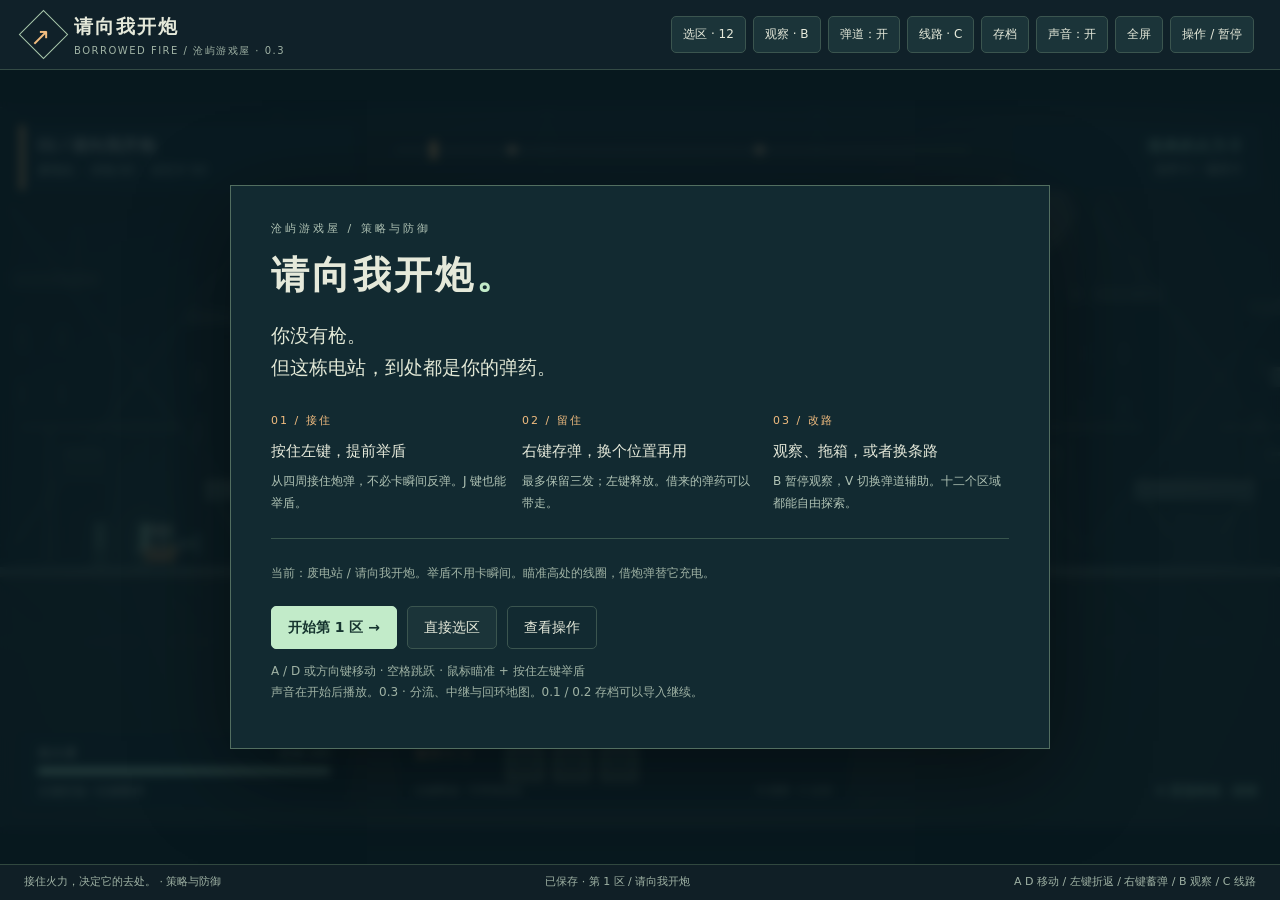
<file: play/borrowed-fire/v0.3/game.html>
<!doctype html>
<html lang="zh-CN"><head><meta charset="utf-8"><meta name="viewport" content="width=device-width,initial-scale=1,viewport-fit=cover"><meta name="theme-color" content="#10252c"><title>请向我开炮 · 沧屿游戏屋 · 0.3</title>
<style>
:root{color-scheme:dark;--bg:#101f26;--ink:#e5e9da;--muted:#9fb2a4;--mint:#c2ebc9;--sand:#f1bc7f;--line:#3b554f}*{box-sizing:border-box}html,body{margin:0;height:100%;background:var(--bg);color:var(--ink);font:14px/1.7 "Microsoft YaHei","PingFang SC",system-ui,sans-serif}body{overflow:hidden;overscroll-behavior:none}button,input{font:inherit}button{cursor:pointer;border:1px solid var(--line);border-radius:5px;background:#1b3439;color:var(--ink);padding:9px 16px;touch-action:manipulation}button:hover{background:#2a4649;border-color:#8aa992}button:focus-visible,a:focus-visible{outline:3px solid var(--sand);outline-offset:3px}button.primary{background:var(--mint);color:#16342f;border-color:var(--mint);font-weight:700}button.primary:hover{background:#d7f5d9}button.quiet{background:transparent}button:disabled{opacity:.55;cursor:default}[hidden]{display:none!important}#shell{height:100%;height:100dvh;display:flex;flex-direction:column}header{min-height:68px;padding:10px 26px;display:flex;align-items:center;justify-content:space-between;gap:12px;border-bottom:1px solid #344b45;background:#102129}h1{font-size:19px;letter-spacing:2px;margin:0}header p{margin:0;color:var(--muted);font-size:10px;letter-spacing:1.5px}.brand{display:flex;gap:13px;align-items:center}.sigil{width:35px;height:35px;border:1px solid #a8c7ab;transform:rotate(45deg);display:grid;place-items:center;color:var(--sand);font-size:24px}.sigil span{transform:rotate(-45deg)}.tools{display:flex;gap:7px}.tools button{font-size:12px;padding:7px 11px}.stage{flex:1;position:relative;min-height:0;display:grid;place-items:center;background:#091a21}canvas{display:block;width:100%;height:100%;object-fit:contain;touch-action:none;outline:none}canvas:focus-visible{outline:2px solid #c2ebc955;outline-offset:-2px}.overlay{position:absolute;inset:0;background:#08191fcb;backdrop-filter:blur(5px);display:grid;place-items:center;padding:20px;overflow:auto}.panel{width:min(820px,100%);max-height:100%;overflow:auto;border:1px solid #526e60;background:#122a31;padding:34px 40px;box-shadow:0 24px 90px #0007}.eyebrow{margin:0 0 12px;color:var(--sand);font-size:11px;letter-spacing:3px}.panel h2{font-size:38px;letter-spacing:3px;line-height:1.3;margin:8px 0 15px}.panel p{color:#afc2b4}.panel .lead{font-size:19px;color:#e2e8d6;max-width:650px}.accent{color:var(--mint)}.rule{height:1px;background:#39564e;margin:24px 0}.instruction{display:grid;grid-template-columns:repeat(3,1fr);gap:15px;margin:24px 0}.instruction span{font-size:11px;color:var(--sand);letter-spacing:2px}.instruction strong{display:block;font-size:15px;font-weight:500;margin:7px 0}.instruction p{font-size:12px;margin:0;line-height:1.8}.actions{display:flex;flex-wrap:wrap;gap:10px;margin-top:22px}.note{font-size:12px;color:var(--muted)!important}.controls{border-collapse:collapse;width:100%;font-size:13px}.controls td{padding:6px 0;border-bottom:1px solid #345046}.controls td:first-child{color:#dfcaa7;width:43%}.stats{display:flex;gap:35px;margin:24px 0;flex-wrap:wrap}.stats b{display:block;font-size:28px;font-weight:500;color:var(--mint)}.stats span{font-size:12px;color:var(--muted)}#level-grid{display:grid;grid-template-columns:repeat(3,1fr);gap:10px;margin-top:22px}.level-card{text-align:left;padding:18px 14px;min-height:135px;display:flex;flex-direction:column;gap:7px}.level-card .num{font-size:10px;letter-spacing:1px;color:var(--sand)}.level-card strong{font-size:15px}.level-card .detail{font-size:11px;color:var(--muted)}.level-card.current{border-color:#c2ebc9}.level-card.done .num{color:var(--mint)}footer{min-height:36px;padding:6px 24px;display:flex;align-items:center;justify-content:space-between;gap:15px;font-size:11px;color:var(--muted);border-top:1px solid #31483f}footer button{border:0;padding:0;font-size:11px;background:transparent;color:var(--muted)}.touch{display:none;position:absolute;left:12px;right:12px;bottom:12px;justify-content:space-between;gap:12px;pointer-events:none}.touch .group{display:flex;gap:8px}.touch button{pointer-events:auto;width:46px;height:49px;padding:0;background:#102a35df;border-color:#95af93;touch-action:none;user-select:none;-webkit-user-select:none}.touch button.down{background:#c2ebc9;color:#183a32}.touch button[data-hold=shield]{width:72px}.transfer{padding:12px;border:1px solid #547160;min-height:45px;font-size:13px;color:var(--sand)}
.circuit-panel{width:min(1000px,100%)}.circuit-panel h2{font-size:29px}.circuit-map{background:#0c222b;border:1px solid #3d605e;border-radius:5px;overflow:hidden}.circuit-map svg{display:block;width:100%;height:auto}.circuit-list{display:grid;grid-template-columns:repeat(auto-fit,minmax(210px,1fr));gap:8px}.circuit-list button{text-align:left;display:flex;flex-direction:column;gap:3px;padding:11px 14px}.circuit-list button.done{border-color:#aacfb2;background:#23473f}.circuit-list small{color:#afc4b5}.tools{flex-wrap:wrap;justify-content:flex-end}
@media(pointer:coarse){.touch{display:flex}footer{display:none}.tools #fullscreen{display:none}.stage{padding-bottom:65px}.overlay{padding-bottom:76px}}@media(max-width:760px){header{padding:8px 12px;min-height:59px}.brand{gap:10px}.sigil{display:none}h1{font-size:15px}.tools{gap:4px}.tools button{padding:6px 8px;font-size:11px}.tools #sound,.tools #guide,.tools #fullscreen{display:none}.panel{padding:23px}.panel h2{font-size:29px}.panel .lead{font-size:16px}.instruction{grid-template-columns:1fr;gap:10px}.instruction p{display:none}.instruction strong{margin:2px 0}.instruction{margin:12px 0}.rule{margin:15px 0}#level-grid{grid-template-columns:repeat(2,1fr)}footer span{display:none}footer{justify-content:center}.level-card{min-height:115px;padding:13px}.overlay{padding:12px}}@media(max-height:530px){header{min-height:46px;padding-top:3px;padding-bottom:3px}header p{display:none}.panel{padding:20px 28px}.panel h2{font-size:29px}.instruction{margin:12px 0}.instruction p{display:none}.rule{margin:12px 0}.actions{margin-top:13px}footer{display:none}}
@media(max-width:560px){.touch{left:6px;right:6px;gap:6px}.touch button{width:36px;height:44px;font-size:10px}.touch button[data-hold=shield]{width:44px}.touch .group{gap:4px}}
</style></head><body><div id="shell">
<header><div class="brand"><div class="sigil" aria-hidden="true"><span>↗</span></div><div><h1>请向我开炮</h1><p>BORROWED FIRE / 沧屿游戏屋 · 0.3</p></div></div><div class="tools"><button id="levels">选区 · 12</button><button id="observe" aria-pressed="false">观察 · B</button><button id="guide">弹道：开</button><button id="circuits">线路 · C</button><button id="saves">存档</button><button id="sound" aria-pressed="true">声音：开</button><button id="fullscreen">全屏</button><button id="help">操作 / 暂停</button></div></header>
<main class="stage"><canvas id="game" width="1280" height="720" tabindex="0" aria-label="请向我开炮游戏区域，按 A D 移动，空格跳跃，移动鼠标瞄准并按住左键举盾，K 震荡，E 互动，Esc 暂停"></canvas>
<section class="overlay" id="intro" aria-labelledby="intro-title"><div class="panel"><p class="eyebrow">沧屿游戏屋 / 策略与防御</p><h2 id="intro-title">请向我开炮<span class="accent">。</span></h2><p class="lead">你没有枪。<br>但这栋电站，到处都是你的弹药。</p><div class="instruction"><div><span>01 / 接住</span><strong>按住左键，提前举盾</strong><p>从四周接住炮弹，不必卡瞬间反弹。J 键也能举盾。</p></div><div><span>02 / 留住</span><strong>右键存弹，换个位置再用</strong><p>最多保留三发；左键释放。借来的弹药可以带走。</p></div><div><span>03 / 改路</span><strong>观察、拖箱，或者换条路</strong><p>B 暂停观察，V 切换弹道辅助。十二个区域都能自由探索。</p></div></div><div class="rule"></div><p id="intro-note" class="note"></p><div class="actions"><button class="primary" id="start">开始探索 →</button><button id="intro-levels">直接选区</button><button class="quiet" id="intro-controls">查看操作</button></div><p class="note">A / D 或方向键移动 · 空格跳跃 · 鼠标瞄准 + 按住左键举盾<br>声音在开始后播放。0.3 · 分流、中继与回环地图。0.1 / 0.2 存档可以导入继续。</p></div></section>
<section class="overlay" id="pause" hidden aria-labelledby="pause-title"><div class="panel"><p class="eyebrow">BORROWED FIRE / 暂停</p><h2 id="pause-title">先把盾放一会儿。</h2><p id="objective"></p><table class="controls"><tbody><tr><td>A / D、← / →</td><td>自由移动</td></tr><tr><td>空格、W、↑</td><td>跳跃；短按低跳，长按高跳</td></tr><tr><td>鼠标移动 + 按住左键</td><td>瞄准目标，持续举盾接弹</td></tr><tr><td>J</td><td>举盾；未用鼠标瞄准时，会自动瞄准未充满的线圈</td></tr><tr><td>按住右键 / Q</td><td>蓄弹：存住最多三发，左键 / J 释放</td></tr><tr><td>B / V</td><td>停下观察（方向键移动视角） / 切换弹道辅助</td></tr><tr><td>C / 顶部“线路”</td><td>查看全部供电、路线与出口；点供电卡片观察其位置</td></tr><tr><td>S / ↓</td><td>从单向平台向下穿过</td></tr><tr><td>K</td><td>震荡：推箱、震退爬行机，折返身边炮弹</td></tr><tr><td>E</td><td>拖动 / 放下箱子，转动反射板或分流器，中继补弹，恢复炮台供弹或撤离</td></tr><tr><td>R / L / Esc</td><td>返回本区检查点 / 选区 / 暂停与继续</td></tr><tr><td>T / M / F</td><td>恢复自动瞄准 / 声音 / 全屏</td></tr></tbody></table><p class="note">橙色是敌方炮弹；经盾或金属表面折返后，才能给线圈充电。爆炸也能供电。炮台被击停后会自行修复，也可靠近按 E 提前恢复供弹。折光线圈需要经金属表面折射的炮弹。<br>近身的爬行机不吃举盾保护，可以跳开、用 K 震退，或者借炮弹击停它。</p><div class="actions"><button id="resume" class="primary">继续 →</button><button id="return">返回检查点</button><button id="pause-levels">选区</button><button id="pause-saves">存档</button><button id="restart-level" class="quiet">重新探索本区</button></div></div></section>
<section class="overlay" id="finish" hidden aria-labelledby="finish-title"><div class="panel"><p class="eyebrow">线路接通 / 区域完成</p><h2 id="finish-title">这次，火力站在你这边。</h2><p id="finish-note"></p><div class="stats"><div><b id="end-reflect">0</b><span>次借来火力</span></div><div><b id="end-chips">0</b><span>枚旧芯片</span></div><div><b id="end-time">00:00</b><span>本次探索时间</span></div></div><div class="actions"><button id="next" class="primary">下一区 →</button><button id="again">再探索本区</button><button id="finish-levels">选择区域</button></div><p class="note">时间只作记录，没有倒计时。旧芯片可以下次回来找。</p></div></section>
<section class="overlay" id="level-menu" hidden aria-labelledby="level-title"><div class="panel"><p class="eyebrow">十二段线路 / 全部可直接试玩</p><h2 id="level-title">这次，从哪里借火？</h2><p class="note">每个区域独立保存进度。点已通关区域，会重新开始这一区。</p><div id="level-grid"></div><div class="actions"><button id="close-levels">返回</button></div></div></section>
<section class="overlay" id="circuit-menu" hidden aria-labelledby="circuit-title"><div class="panel circuit-panel"><p class="eyebrow">线路总览 / 查看时世界暂停</p><h2 id="circuit-title">让每一处都亮起来。</h2><p id="circuit-summary"></p><div id="circuit-map" class="circuit-map"></div><p class="note">圆点：供电　◇：分流器　橙色三角：你　方框：出口<br>点击下面的供电卡片，只会移动观察视角；按 B 回到角色继续行动。</p><div id="circuit-list" class="circuit-list"></div><div class="actions"><button id="close-circuits" class="primary">返回 · C</button></div></div></section>
<section class="overlay" id="save-menu" hidden aria-labelledby="save-title"><div class="panel"><p class="eyebrow">进度与备份</p><h2 id="save-title">把接好的线路带走。</h2><p id="save-description"></p><p class="note">更换文件、浏览器或设备前，可以先下载 JSON 存档。新版本中再导入继续。<br>导入会替换当前保存的探索进度，请先备份。</p><div class="actions"><button id="export" class="primary">下载存档</button><button id="import">导入存档</button><input id="save-file" type="file" accept=".json,application/json" hidden><button id="close-save">返回</button></div><p class="transfer" id="transfer-status" role="status"></p></div></section>
<section class="overlay" id="reset-menu" hidden aria-labelledby="reset-title"><div class="panel"><p class="eyebrow">重新探索</p><h2 id="reset-title">重置这一区？</h2><p>本区的供电、敌人、旧芯片和破坏状态会恢复。其他区域的进度保留。</p><div class="actions"><button id="confirm-reset" class="primary">重置本区并开始</button><button id="cancel-reset">取消</button></div></div></section>
<div class="touch" aria-label="触屏控制"><div class="group"><button data-hold="left" aria-label="向左">←</button><button data-hold="right" aria-label="向右">→</button></div><div class="group"><button data-hold="capture">蓄弹</button><button data-hold="pulse">震荡</button><button data-hold="interact">互动</button><button data-hold="shield">举盾</button><button data-hold="jump">跳跃</button></div></div>
</main><footer><span>接住火力，决定它的去处。 · 策略与防御</span><button id="save-state">进度准备中</button><span>A D 移动 / 左键折返 / 右键蓄弹 / B 观察 / C 线路</span></footer></div>
<script>
(function(root){'use strict';
const PALETTES=[
 {name:'废电站',sky:['#12242d','#355254'],metal:'#56716e',light:'#b8f1cf',accent:'#ffbd73',dust:'#e5c7a3'},
 {name:'铸造回廊',sky:['#2a2026','#614844'],metal:'#8b6b60',light:'#ffe0a3',accent:'#f39a72',dust:'#b5a399'},
 {name:'高架温室',sky:['#172d30','#4e6a5b'],metal:'#6d8a71',light:'#c9ecb2',accent:'#e8bd7c',dust:'#a8c5b2'},
 {name:'暴雨货场',sky:['#142330','#344b61'],metal:'#617e90',light:'#b7e7f4',accent:'#eead87',dust:'#afc5d1'},
 {name:'燃料仓库',sky:['#2b232b','#684a45'],metal:'#87645c',light:'#f5d7a1',accent:'#ff9475',dust:'#dab294'},
 {name:'最后的天线',sky:['#19253a','#4d576a'],metal:'#7e8a9c',light:'#d8e1f0',accent:'#ffc88c',dust:'#b7bad0'}
];
const SPECS=[
 ['请向我开炮','举盾不用卡瞬间。瞄准高处的线圈，借炮弹替它充电。',2,[],['bolt','bolt']],
 ['让他们自己解决','炮弹也会打中其他敌人。把他们的火力，引到你想要的位置。',2,[1],['burst','heavy']],
 ['从楼上绕过去','下层有障碍，上层有路。箱子能推，也能用震荡推走。',3,[0,2],['bolt','drone','heavy']],
 ['雨里的一条斜线','反射板可以改变炮弹路线。靠近按 E 转动它，也可以自己举盾瞄准。',3,[1],['burst','heavy','drone']],
 ['连锁反应','爆炸桶能炸开薄墙，也能给附近线圈充电。离远一点再点火。',3,[0,1,2],['mortar','burst','heavy']],
 ['把出口轰开','三段供电，三处选择。借敌人的火力，把最后一扇门打开。',3,[0,2],['heavy','drone','mortar']]
];
function build(i){const [name,hint,count,walls,kinds]=SPECS[i],L={id:i,name,hint,palette:PALETTES[i],width:count*930+300,height:1080,start:{x:130,y:774},platforms:[],walls:[],gates:[],receivers:[],enemies:[],crates:[],barrels:[],mirrors:[],chips:[],supplies:[],checkpoints:[],route:[]};
 L.platforms.push({id:'floor',x:0,y:820,w:L.width,h:260,kind:'floor'});
 L.checkpoints.push({id:0,x:145,y:820,name:'入口'});
 for(let a=0;a<count;a++){
  const b=a*930,rid='r'+a;
  L.receivers.push({id:rid,x:b+440+(i>=2&&a===1?65:0),y:684-(i===2&&a===1?35:0)-(i===5?35:0),w:40,h:64,need:i===0?2:3,label:'供电 '+(a+1)});
  L.gates.push({id:'gate'+a,x:b+865,y:650,w:30,h:170,receiver:rid});
  L.enemies.push({id:'gun'+a,kind:kinds[a],x:b+690,y:kinds[a]==='drone'?610:770,w:44,h:50,hp:kinds[a]==='heavy'?150:90,range:760,period:kinds[a]==='burst'?2.3:kinds[a]==='mortar'?2.5:1.9,anchor:b+690});
  L.checkpoints.push({id:a+1,x:b+100,y:820,name:'供电区 '+(a+1)});
  L.supplies.push({id:'med'+a,x:b+755,y:793,amount:40});
  // The ground route and upper bypass coexist. Upper shelves contain optional chips.
  const high=i===2||i===3||i===5;
  L.platforms.push({id:'step'+a,x:b+205,y:734,w:120,h:20,kind:'shelf'},{id:'shelf'+a,x:b+340,y:620,w:160,h:20,kind:'shelf'});
  if(high)L.platforms.push({id:'upper'+a,x:b+530,y:570,w:220,h:22,kind:'shelf'},{id:'back'+a,x:b+760,y:660,w:110,h:20,kind:'shelf'});
  L.chips.push({id:'chip'+a,x:b+420,y:590});
  if(walls.includes(a))L.walls.push({id:'wall'+a,x:b+570,y:720,w:40,h:100,hp:60});
  if(i>=1)L.crates.push({id:'box'+a,x:b+275,y:768,w:50,h:52});
  if(i>=2||a===1)L.barrels.push({id:'barrel'+a,x:b+(i===4?500:645),y:780,w:28,h:40,hp:25});
  if(i>=1&&a%2===0)L.enemies.push({id:'crawler'+a,kind:'crawler',x:b+780,y:774,w:34,h:46,hp:80,range:45,period:2,anchor:b+780});
  if(i>=3)L.mirrors.push({id:'mirror'+a,x:b+350,y:690,angle:a%2?Math.PI/4:-Math.PI/4,len:70});
  // Recorded routes used by the verifier. They are also physically playable routes.
  L.route.push({x:b+160},{x:b+260,jump:true},{x:b+(kinds[a]==='drone'?540:365),aim:rid,charge:true},{x:b+520},{x:b+660,jump:true},{x:b+810},{x:b+985});
 }
 if(i===4)L.barrels.push({id:'chain-a',x:1425,y:780,w:28,h:40,hp:25},{id:'chain-b',x:1510,y:780,w:28,h:40,hp:25});
 L.exit={x:L.width-125,y:820,w:65,h:105};return L;
}
function authored(id,name,palette,width=3200,height=1120){return{id,name,palette:{...PALETTES[palette],name:['蓄能转运站','折光天井','重装货仓','中枢换乘站'][id-6]},hint:'先观察这一区的地形，再决定借来的火力用在哪里。',chapter:'进阶设施',width,height,start:{x:140,y:774},platforms:[{id:'floor',x:0,y:820,w:width,h:height-820,kind:'floor'}],walls:[],gates:[],receivers:[],enemies:[],crates:[],barrels:[],mirrors:[],chips:[],supplies:[],checkpoints:[{id:0,x:145,y:820,name:'入口'}],bridges:[],route:[],signs:[]};}
function shelf(L,x,y,w=140){L.platforms.push({id:'shelf-'+L.platforms.length,x,y,w,h:20,kind:'shelf',oneWay:true});}
function block(L,x,y,w,h){L.platforms.push({id:'bulk-'+L.platforms.length,x,y,w,h,kind:'bulk'});}
function receiver(L,id,x,y,need=3,ricochet=false){L.receivers.push({id,x,y,w:44,h:64,need,requiresRicochet:ricochet,label:(ricochet?'折光':'供电')+' '+(L.receivers.length+1)});}
function gun(L,id,kind,x,y=770){L.enemies.push({id,kind,x,y,w:kind==='crawler'?34:44,h:kind==='crawler'?46:50,hp:kind==='warden'?240:kind==='heavy'?150:90,range:900,period:kind==='burst'?2.3:kind==='mortar'?2.5:1.9,anchor:x,baseY:y});}
function gate(L,x,r,y=620,h=200){L.gates.push({id:'gate-'+L.gates.length,x,y,w:30,h,receiver:r});}
function cp(L,x,y=820){L.checkpoints.push({id:L.checkpoints.length,x,y,name:'中继点 '+L.checkpoints.length});}
function barrel(L,x,y=780){L.barrels.push({id:'barrel-'+L.barrels.length,x,y,w:28,h:40,hp:25});}
function crate(L,x,y=768){L.crates.push({id:'box-'+L.crates.length,x,y,w:50,h:52});}
function mirror(L,x,y,angle){L.mirrors.push({id:'mirror-'+L.mirrors.length,x,y,angle,len:88});}
function chip(L,x,y){L.chips.push({id:'chip-'+L.chips.length,x,y});}
function med(L,x,y=793){L.supplies.push({id:'med-'+L.supplies.length,x,y,amount:40});}
function finishMap(L,x=L.width-110,y=820){L.exit={x,y,w:65,h:105};return L;}
function advanced(){const maps=[];
 {
 const L=authored(6,'把火带过去',0,3100);L.hint='敌人的火力到不了每一个房间。右键 / Q 可以先存住三发炮弹。';
 gun(L,'source','burst',520);receiver(L,'entry',690,684,2);gate(L,900,'entry');block(L,900,240,30,380);shelf(L,310,730);shelf(L,650,610);chip(L,710,580);cp(L,970);
 block(L,1170,610,120,210);shelf(L,1035,730);shelf(L,1400,730,220);receiver(L,'quiet',1530,630,2);barrel(L,1495);chip(L,1500,620);gate(L,1810,'quiet');
 cp(L,1880);gun(L,'last','heavy',2240);receiver(L,'exit',2480,670,3);gate(L,2860,'exit');crate(L,2120);barrel(L,2330);med(L,2060);shelf(L,2600,720);chip(L,2660,690);
 L.signs=[{x:1000,y:680,text:'有些火力，要先带在身上。'},{x:1370,y:540,text:'同一处供电，也可以借一次爆炸。'}];maps.push(finishMap(L));
 }
 {
 const L=authored(7,'一发炮弹拐两次',3,3450);L.hint='折光线圈需要经过金属表面的炮弹。B 可以停下来观察，V 可以查看预计弹道。';
 gun(L,'source','bolt',220);shelf(L,370,730,220);mirror(L,710,707,-Math.PI/4);receiver(L,'prism-a',688,420,2,true);gate(L,1020,'prism-a');shelf(L,560,620,110);shelf(L,760,510);chip(L,835,480);cp(L,1110);med(L,1100);
 gun(L,'middle','burst',1730);receiver(L,'middle',1560,684,3);gate(L,2020,'middle');crate(L,1320);barrel(L,1650);shelf(L,1370,730);shelf(L,1520,620);chip(L,1580,590);cp(L,2130);
 gun(L,'right-source','heavy',2920);shelf(L,2630,730,330);mirror(L,2410,707,Math.PI/4);receiver(L,'prism-b',2388,420,2,true);gate(L,3210,'prism-b');shelf(L,2230,620);chip(L,2290,590);med(L,2780);
 L.signs=[{x:420,y:590,text:'直线够不到的地方，换个方向。'},{x:2480,y:580,text:'先接住，再决定这一发怎么走。'}];maps.push(finishMap(L));
 }
 {
 const L=authored(8,'仓库可以重新摆',4,3700);L.hint='箱子不是固定掩体。靠近按 E 抓住，再按 E 放下；K 可以把它推出去。';
 gun(L,'left','heavy',660);receiver(L,'first',880,684,3);gate(L,1120,'first');crate(L,430);crate(L,500);L.walls.push({id:'wall-main',x:620,y:700,w:45,h:120,hp:120});barrel(L,730);shelf(L,760,660);shelf(L,930,560);chip(L,1000,530);cp(L,1220);med(L,1170);
 block(L,1510,650,90,170);crate(L,1390);shelf(L,1340,730);receiver(L,'high',1740,610,3);gun(L,'upper','drone',1960,590);gate(L,2240,'high');shelf(L,1680,750);shelf(L,1840,650);chip(L,1890,620);cp(L,2350);med(L,2310);
 receiver(L,'last',2700,684,4);gun(L,'warden','warden',3080);gun(L,'decoy','burst',2580);barrel(L,2890);barrel(L,2990);barrel(L,3090);crate(L,2480);shelf(L,2820,720);shelf(L,2990,610);chip(L,3060,580);gate(L,3450,'last');
 L.signs=[{x:1320,y:580,text:'箱子能挡火，也能垫脚。'},{x:2820,y:500,text:'装甲护着正面，环境不只在正面。'}];maps.push(finishMap(L));
 }
 {
 const L=authored(9,'整个车站都能借火',5,4300,1460);L.hint='不同高度、不同弹道，共用同一套工具。路线由你决定。';L.platforms=[];
 block(L,0,820,2100,640);L.platforms[0].kind='floor';block(L,2700,820,1600,30);L.platforms[1].kind='shelf';L.platforms[1].oneWay=true;block(L,2050,1200,2250,260);L.platforms[2].kind='floor';
 gun(L,'left','burst',450);receiver(L,'a',720,684,3);gate(L,980,'a');crate(L,350);shelf(L,600,730);shelf(L,780,620);chip(L,840,590);cp(L,1120);med(L,1100);
 receiver(L,'bridge',1660,620,3);gun(L,'bridge-source','heavy',1900);crate(L,1430);shelf(L,1510,730);shelf(L,1680,700);barrel(L,1750);cp(L,2010);
 L.bridges.push({id:'long-bridge',x:2100,y:820,w:600,h:25,kind:'bridge',oneWay:true,receiver:'bridge'});shelf(L,2030,690,200);shelf(L,2260,590,240);shelf(L,2540,690,220);chip(L,2380,560);
 receiver(L,'right',2820,630,3);gun(L,'right-source','mortar',3180);barrel(L,2890);med(L,2800);cp(L,2760);
 shelf(L,2880,1090,170);shelf(L,3090,980,170);shelf(L,2880,870,170);shelf(L,3110,760,170);chip(L,2700,1170);med(L,2540,1173);
 shelf(L,3750,730,300);mirror(L,3550,707,Math.PI/4);receiver(L,'prism',3528,420,3,true);gun(L,'last-source','heavy',3950);gate(L,4100,'prism');cp(L,3380);med(L,3420);shelf(L,3380,620,140);chip(L,3440,590);
 L.signs=[{x:2130,y:500,text:'上层、桥面，或落到下面再回来。'},{x:3410,y:540,text:'最后一道线圈，仍然能慢慢想。'}];maps.push(finishMap(L));
 }
 return maps;
}
function circuits(){const maps=[];
 {
 const L=authored(10,'一发点亮两盏',2,3400,1240);L.palette.name='分流实验室';L.chapter='回环设施';L.hint='先给中继站接电，就能回来补弹。分流器能把借来的炮弹送向两个方向。';L.splitters=[];
 gun(L,'entry-source','burst',550);receiver(L,'relay',300,684,2);L.receivers[0].relay=true;L.receivers[0].label='入口中继';
 shelf(L,330,730,140);shelf(L,470,633,180);shelf(L,670,520,100);shelf(L,900,410,150);chip(L,960,380);
 L.splitters.push({id:'split-a',x:780,y:610,angle:0});receiver(L,'upper-a',958,378,2);receiver(L,'lower-a',926,746,2);gate(L,1190,'lower-a');cp(L,1300);med(L,1280);
 shelf(L,2010,520,150);shelf(L,2050,633,270);shelf(L,2340,730,150);chip(L,2080,490);gun(L,'right-source','heavy',2630);L.splitters.push({id:'split-b',x:2000,y:610,angle:Math.PI/2});receiver(L,'upper-b',1778,378,2);receiver(L,'lower-b',1810,746,2);gate(L,2980,'upper-b');cp(L,2780);med(L,2800);['入口中继','西翼高层','西翼地面','东翼高层','东翼地面'].forEach((n,i)=>L.receivers[i].label=n);
 L.signs=[{x:130,y:570,text:'接通中继以后，E 可以补满蓄弹。'},{x:510,y:450,text:'一发火力，可以分成两条线路。'},{x:2140,y:540,text:'靠近按 E：让分流器换个方向。'}];maps.push(finishMap(L));
 }
 {
 const L=authored(11,'先点哪盏都可以',0,4100,1460);L.palette.name='环线配电厂';L.chapter='回环设施';L.hint='这次从中间出发。西侧、上层、地下与东侧可以往返，所有供电接通后才能撤离。';L.start={x:1810,y:774};L.checkpoints=[{id:0,x:1810,y:820,name:'中央中继'}];L.splitters=[];L.platforms=[];
 block(L,0,820,2350,640);L.platforms[0].kind='floor';block(L,2920,820,1180,30);L.platforms[1].kind='shelf';L.platforms[1].oneWay=true;block(L,2300,1200,1800,260);L.platforms[2].kind='floor';
 receiver(L,'central',1730,684,2);L.receivers[0].relay=true;L.receivers[0].label='中央中继';gun(L,'central-source','heavy',1510);med(L,1850);shelf(L,1660,730,140);
 receiver(L,'west',470,610,3);gun(L,'west-source','burst',850);barrel(L,640);crate(L,1100);shelf(L,320,730);shelf(L,320,620,120);shelf(L,480,510);shelf(L,680,510);chip(L,740,480);cp(L,1030);
 shelf(L,1890,700,130);shelf(L,1720,583,180);L.splitters.push({id:'hub-split',x:2100,y:560,angle:0});receiver(L,'roof',2328,278,3);receiver(L,'bridge',2296,746,3);L.receivers[2].label='高层供电';L.receivers[3].label='环线桥';
 shelf(L,1970,660);shelf(L,2170,540);shelf(L,2330,410,180);chip(L,2410,380);
 L.bridges.push({id:'ring-bridge',x:2350,y:820,w:570,h:25,kind:'bridge',oneWay:true,receiver:'bridge'});shelf(L,2300,1090,160);shelf(L,2360,870,160);shelf(L,2720,1090,160);shelf(L,2510,980,180);shelf(L,2720,870,220);shelf(L,2880,1090,180);shelf(L,3070,980,180);shelf(L,2890,870,170);shelf(L,3090,760,200);chip(L,2740,1170);med(L,2660,1173);
 receiver(L,'east',3370,670,3);gun(L,'east-source','burst',3620);barrel(L,3450);crate(L,3230);cp(L,3130);med(L,3140);shelf(L,3440,730,180);shelf(L,3620,633,250);mirror(L,3500,610,Math.PI/4);receiver(L,'prism',3478,340,2,true);gate(L,3930,'prism');chip(L,3770,603);
 L.receivers[1].label='西侧供电';L.receivers[4].label='东侧供电';L.receivers[5].label='出口折光';
 L.signs=[{x:1640,y:510,text:'C 查看整座设施：哪一处还没有亮？'},{x:660,y:410,text:'先去西边，也可以先回中央。'},{x:2430,y:650,text:'桥面还没亮，也有地下通路。'},{x:3200,y:540,text:'所有线路接通，出口才会允许撤离。'}];maps.push(finishMap(L));
 }
 return maps;
}
const LEVELS=[...SPECS.map((_,i)=>{const L=build(i);L.chapter='基础设施';L.bridges=[];L.signs=[];L.platforms.forEach(p=>{if(p.kind==='shelf')p.oneWay=true;});return L;}),...advanced(),...circuits()];
const api={LEVELS,PALETTES};if(typeof module!=='undefined'&&module.exports)module.exports=api;else root.BorrowedLevels=api;
})(typeof globalThis!=='undefined'?globalThis:this);

(function(root){'use strict';
const {LEVELS}=typeof module!=='undefined'&&module.exports?require('./levels.js'):root.BorrowedLevels;
const clamp=(v,a,b)=>Math.max(a,Math.min(b,v)),boxHit=(a,b)=>a.x<b.x+b.w&&a.x+a.w>b.x&&a.y<b.y+b.h&&a.y+a.h>b.y;
const center=o=>({x:o.x+o.w/2,y:o.y+o.h/2}),level=s=>LEVELS[s.levelIndex];
function emit(s,type,data={}){s.events.push({type,...data});}
function say(s,text){s.notice=text;s.noticeTime=4;emit(s,'notice',{text});}
function fresh(index=0){const L=LEVELS[index]||LEVELS[0];return{version:2,levelIndex:L.id,mode:'title',time:0,elapsed:0,player:{...L.start,w:30,h:46,vx:0,vy:0,grounded:false,coyote:0,jumpBuffer:0,hp:100,invuln:0,face:1,shield:false,capturing:false,grabId:null,dropTimer:0,aimX:1,aimY:0},inventory:[],captures:0,releases:0,releaseCD:0,relayUses:0,splitCount:0,splitters:(L.splitters||[]).map(o=>({...o})),enemies:L.enemies.map(e=>({...e,maxHp:e.hp,cd:.8,windup:0,flash:0,repair:0,repairs:0,volley:0,burstCD:0,face:-1})),walls:L.walls.map(w=>({...w,maxHp:w.hp})),receivers:L.receivers.map(r=>({...r,charge:0,flash:0,feedbackTime:0})),crates:L.crates.map(c=>({...c,vx:0,vy:0,flash:0})),barrels:L.barrels.map(b=>({...b,active:true})),mirrors:L.mirrors.map(m=>({...m})),projectiles:[],effects:[],events:[],chips:[],usedSupplies:[],deaths:0,kills:0,reflections:0,checkpoint:0,pulseCD:0,pulseFlash:0,deadFor:0,shake:0,notice:'',noticeTime:0,shotSerial:0,autosave:0};}
function start(s){if(s.mode==='title'||s.mode==='paused')s.mode='playing';}
function powered(s,id){const r=s.receivers.find(r=>r.id===id);return !!r&&r.charge>=r.need;}
function solids(s,exceptCrate){const L=level(s);return[...L.platforms,...(L.bridges||[]).filter(b=>powered(s,b.receiver)),...s.walls.filter(w=>w.hp>0),...L.gates.filter(g=>!powered(s,g.receiver)),...s.crates.filter(c=>c!==exceptCrate)];}
// Segment-vs-expanded-AABB: fast projectiles cannot tunnel through thin walls.
function sweep(x,y,dx,dy,q,r=0){let near=0,far=1,nx=0,ny=0;for(const [p,d,lo,hi,ax,ay]of[[x,dx,q.x-r,q.x+q.w+r,1,0],[y,dy,q.y-r,q.y+q.h+r,0,1]]){if(Math.abs(d)<1e-9){if(p<lo||p>hi)return null;continue;}let a=(lo-p)/d,b=(hi-p)/d,sign=-Math.sign(d);if(a>b)[a,b]=[b,a];if(a>near){near=a;nx=ax*sign;ny=ay*sign;}far=Math.min(far,b);if(near>far)return null;}return near>=0&&near<=1?{t:near,nx,ny}:null;}
function mirrorSweep(q,dx,dy,m){const ux=Math.cos(m.angle),uy=Math.sin(m.angle),nx=-uy,ny=ux,dist=(q.x-m.x)*nx+(q.y-m.y)*ny,den=dx*nx+dy*ny;if(Math.abs(den)<1e-7)return null;const t=-dist/den;if(t<0||t>1)return null;const along=(q.x+dx*t-m.x)*ux+(q.y+dy*t-m.y)*uy;if(Math.abs(along)>m.len/2+q.r)return null;return{t,nx,ny};}
function charge(s,r,amount=1){if(r.charge>=r.need)return;r.charge=Math.min(r.need,r.charge+amount);r.flash=.7;emit(s,'charge',{...center(r),id:r.id,full:r.charge>=r.need});if(r.charge>=r.need){say(s,r.label+(r.relay?' 已接通 · 靠近按 E 补充蓄弹':' 已接通 · 线路已供电'));emit(s,'save');}}
function hitEnemy(s,e,damage,from,bypass=false){if(e.hp<=0)return;const front=e.kind==='warden'&&!bypass&&Number.isFinite(from)&&(from-center(e).x)*(e.face||-1)>0;damage*=front?.25:1;e.hp=Math.max(0,e.hp-damage);e.flash=.16;emit(s,'impact',{...center(e),damage,armored:front});if(e.hp<=0){e.repair=13;e.windup=0;e.volley=0;s.kills++;emit(s,'wreck',{...center(e)});say(s,'炮台已停机 · 靠近按 E 可提前恢复供弹');emit(s,'save');}}
function hitWall(s,w,damage){if(w.hp<=0)return;w.hp=Math.max(0,w.hp-damage);emit(s,'impact',{...center(w),damage});if(w.hp<=0){emit(s,'break',{...center(w)});emit(s,'save');}}
function hurt(s,damage,from){const p=s.player;if(s.mode!=='playing'||p.invuln>0)return;p.hp=Math.max(0,p.hp-damage);p.invuln=1;p.vx+=Math.sign(p.x-from||1)*140;s.shake=5;emit(s,'hurt',{...center(p),damage});if(p.hp<=0)die(s,'火力过载');}
function die(s,cause){if(s.mode!=='playing')return;s.mode='dead';s.deadFor=.7;s.deaths++;emit(s,'death',{...center(s.player),cause});emit(s,'save');}
function respawn(s){const L=level(s),cp=L.checkpoints[s.checkpoint]||L.checkpoints[0];for(const b of s.crates)if(b.y>L.height-60||!Number.isFinite(b.x+b.y)){const original=L.crates.find(v=>v.id===b.id);Object.assign(b,{x:original.x,y:original.y,vx:0,vy:0});}let x=cp.x;for(const offset of [0,-45,45,-90,90,-140,140]){const trial={x:clamp(cp.x+offset,10,L.width-40),y:cp.y-46,w:30,h:46};if(!solids(s).some(q=>boxHit(trial,q))){x=trial.x;break;}}Object.assign(s.player,{x,y:cp.y-46,vx:0,vy:0,hp:100,invuln:1.7,grounded:false,coyote:0,jumpBuffer:0,shield:false,capturing:false,grabId:null,dropTimer:0});s.projectiles=[];s.mode='playing';for(const e of s.enemies){e.windup=0;e.volley=0;e.cd=Math.max(.8,e.cd);}emit(s,'respawn');say(s,'已返回第 '+(s.levelIndex+1)+' 区 · '+cp.name+'，供电与蓄弹进度保留');}
function explode(s,b,depth=0){if(!b.active||depth>12)return;b.active=false;const c=center(b),radius=185;emit(s,'explosion',{...c,radius});s.shake=8;const inRange=o=>{const d=center(o);return Math.hypot(c.x-d.x,c.y-d.y)<radius;};if(inRange(s.player))hurt(s,32,c.x);for(const e of s.enemies)if(inRange(e))hitEnemy(s,e,85,c.x,true);for(const w of s.walls)if(inRange(w))hitWall(s,w,120);for(const r of s.receivers)if(inRange(r))charge(s,r,r.need);for(const box of s.crates)if(inRange(box)){box.vx=Math.sign(center(box).x-c.x||1)*570;box.vy=-280;}for(const other of s.barrels)if(other.active&&inRange(other))explode(s,other,depth+1);emit(s,'save');}
function capture(s,q){if(s.inventory.length>=3)return false;s.inventory.push({kind:['bolt','heavy','bomb'].includes(q.kind)?q.kind:'bolt'});s.captures++;q.life=0;emit(s,'capture',{x:q.x,y:q.y,kind:q.kind});emit(s,'save');return true;}
function muzzle(s,ux,uy,r=6){const c=center(s.player);let distance=46;for(const o of solids(s)){const h=sweep(c.x,c.y,ux*46,uy*46,o,r);if(h)distance=Math.min(distance,Math.max(0,h.t*46-1));}return{x:c.x+ux*distance,y:c.y+uy*distance};}
function splitDirections(o){return[o.angle-Math.PI/4,o.angle+Math.PI/4].map(a=>({x:Math.cos(a),y:Math.sin(a)}));}
function splitOrigin(o,d,r){const n=(22+r)*Math.SQRT2+2;return{x:o.x+d.x*n,y:o.y+d.y*n};}
function splitShot(s,q,o){const history=q.splitHistory||[];if(q.owner==='enemy'||history.includes(o.id)||history.length>=3){o.flash=.3;emit(s,'unfiltered',{id:o.id});return;}s.splitCount++;o.flash=.6;emit(s,'split',{x:o.x,y:o.y});for(const d of splitDirections(o)){if(s.projectiles.length>=180)break;const speed=Math.hypot(q.vx,q.vy)||560,at=splitOrigin(o,d,q.r);s.projectiles.push({...q,id:++s.shotSerial,...at,vx:d.x*speed,vy:d.y*speed,gravity:0,owner:'player',life:Math.max(2.6,q.life),bounces:q.bounces+1,splitHistory:[...history,o.id],lastSurface:o.id});}}
function release(s){if(!s.inventory.length||s.releaseCD>0||s.mode!=='playing')return false;const p=s.player,c=center(p),ammo=s.inventory.shift(),heavy=ammo.kind==='heavy';s.projectiles.push({id:++s.shotSerial,...muzzle(s,p.aimX,p.aimY,heavy?10:6),r:heavy?10:6,vx:p.aimX*(heavy?480:560),vy:p.aimY*(heavy?480:560),gravity:0,kind:ammo.kind,owner:'player',source:'stored',life:3.8,age:0,bounces:1,mirrorBounces:0,damage:heavy?75:60});s.releaseCD=.34;s.releases++;emit(s,'release',{...c,kind:ammo.kind});emit(s,'save');return true;}
function setPlanning(s,value){if(value&&s.mode==='playing'){s.mode='planning';s.player.shield=false;s.player.capturing=false;}else if(!value&&s.mode==='planning')s.mode='playing';}
function reflect(s,q,dx,dy,kind='shield'){const len=Math.hypot(dx,dy)||1,speed=q.kind==='heavy'?480:560;q.vx=dx/len*speed;q.vy=dy/len*speed;q.gravity=0;q.owner='player';q.damage=q.kind==='heavy'?75:60;q.life=Math.max(q.life,2.6);q.bounces++;q.lastSurface=null;s.reflections++;emit(s,'reflect',{x:q.x,y:q.y,kind});}
function shoot(s,e){const c=center(e),t=e.locked||center(s.player),dx=t.x-c.x,dy=t.y-c.y,len=Math.hypot(dx,dy)||1,speed=e.kind==='heavy'?245:e.kind==='mortar'?270:335,q={id:++s.shotSerial,x:c.x+dx/len*35,y:c.y+dy/len*35,r:e.kind==='heavy'?10:6,vx:dx/len*speed,vy:dy/len*speed,gravity:0,kind:e.kind==='heavy'?'heavy':e.kind==='mortar'?'bomb':'bolt',owner:'enemy',source:e.id,life:5,age:0,bounces:0,damage:e.kind==='heavy'?30:22};if(e.kind==='mortar'){const flight=Math.max(.55,Math.abs(t.x-q.x)/235);q.vx=Math.sign(dx||1)*235;q.vy=(t.y-q.y-.5*350*flight*flight)/flight;q.gravity=350;}s.projectiles.push(q);emit(s,'shot',{...c,kind:q.kind});}
function moveBody(s,o,dt,isPlayer=false){const oldY=o.y,ss=solids(s,isPlayer?null:o);o.x+=o.vx*dt;
 for(const q of ss)if(q!==o&&!q.oneWay&&boxHit(o,q)){if(isPlayer&&s.crates.includes(q)){const shift=o.vx*dt,trial={...q,x:q.x+shift};if(!solids(s,q).some(v=>!v.oneWay&&boxHit(trial,v))){q.x+=shift;q.vx=o.vx*.75;}}if(boxHit(o,q)){if(o.vx>0)o.x=q.x-o.w;else if(o.vx<0)o.x=q.x+q.w;if(!isPlayer&&s.walls.includes(q)&&Math.abs(o.vx)>260)hitWall(s,q,70);o.vx=0;}}
 o.y+=o.vy*dt;o.grounded=false;for(const q of solids(s,isPlayer?null:o))if(q!==o&&boxHit(o,q)){if(q.oneWay&&(o.vy<0||oldY+o.h>q.y+5||(isPlayer&&o.dropTimer>0)))continue;if(o.vy>0&&oldY+o.h<=q.y+4){o.y=q.y-o.h;o.vy=0;o.grounded=true;}else if(o.vy<0&&oldY>=q.y+q.h-4){o.y=q.y+q.h;o.vy=0;}}
 o.x=clamp(o.x,10,level(s).width-o.w-10);
}
function interactions(s){const p=center(s.player),out=[];if(s.player.grabId)return[{kind:'release-crate',id:s.player.grabId,label:'放下金属箱',d:0}];const ex=level(s).exit,d=Math.hypot(ex.x-p.x,ex.y-45-p.y);if(d<125)out.push({kind:'exit',label:s.receivers.every(r=>powered(s,r.id))?'撤离':'检查出口供电',d:d-60});for(const m of s.mirrors){const d=Math.hypot(m.x-p.x,m.y-p.y);if(d<125)out.push({kind:'mirror',id:m.id,label:'转动反射板',d});}for(const r of s.receivers)if(r.relay&&powered(s,r.id)){const c=center(r),d=Math.hypot(c.x-p.x,c.y-p.y);if(d<130)out.push({kind:'relay',id:r.id,label:s.inventory.length<3?'补满蓄弹':'蓄弹已满',d});}for(const o of s.splitters){const d=Math.hypot(o.x-p.x,o.y-p.y);if(d<125)out.push({kind:'splitter',id:o.id,label:'转动分流器',d});}for(const b of s.crates){const c=center(b),d=Math.hypot(c.x-p.x,c.y-p.y);if(d<100&&Math.abs(c.y-p.y)<36)out.push({kind:'crate',id:b.id,label:'抓住金属箱',d});}for(const e of s.enemies)if(e.hp<=0&&e.kind!=='crawler'){const c=center(e),d=Math.hypot(c.x-p.x,c.y-p.y);if(d<100)out.push({kind:'repair',id:e.id,label:'恢复炮台供弹',d});}return out.sort((a,b)=>a.d-b.d);}
function interact(s){const o=interactions(s)[0];if(!o)return;if(o.kind==='release-crate'){s.player.grabId=null;emit(s,'save');}if(o.kind==='crate'){s.player.grabId=o.id;const b=s.crates.find(b=>b.id===o.id);s.player.grabSide=center(b).x<center(s.player).x?-1:1;say(s,'已抓住箱子 · 左右移动拖动，E 放下，K 推出');}if(o.kind==='relay'){const n=3-s.inventory.length;if(n>0){for(let i=0;i<n;i++)s.inventory.push({kind:'bolt'});s.relayUses++;emit(s,'resupply',{...center(s.receivers.find(r=>r.id===o.id))});emit(s,'save');say(s,'中继蓄弹已补满 · 火力可以带走');}else say(s,'蓄弹已满');}if(o.kind==='splitter'){const sp=s.splitters.find(sp=>sp.id===o.id);sp.angle=(Math.round(sp.angle/(Math.PI/2))+1)%4*Math.PI/2;emit(s,'turn',{x:sp.x,y:sp.y});emit(s,'save');say(s,'分流方向已改变 · B 观察弹道');}if(o.kind==='mirror'){const m=s.mirrors.find(m=>m.id===o.id);m.angle=m.angle>0?-Math.PI/4:Math.PI/4;say(s,'反射板已转动');emit(s,'turn',{x:m.x,y:m.y});emit(s,'save');}if(o.kind==='repair'){const e=s.enemies.find(e=>e.id===o.id);e.hp=e.maxHp;e.repair=0;e.cd=1.2;e.volley=0;e.windup=0;emit(s,'repair',{...center(e)});}if(o.kind==='exit'){if(s.receivers.every(r=>powered(s,r.id))){s.mode='won';emit(s,'win');emit(s,'save');}else say(s,'还有 '+s.receivers.filter(r=>!powered(s,r.id)).length+' 处供电没有接通');}}
function collision(s,q,dx,dy){let nearest=null;function test(obj,type){const h=sweep(q.x,q.y,dx,dy,obj,q.r);if(h&&(!nearest||h.t<nearest.t))nearest={...h,obj,type};}if(q.owner==='enemy')test(s.player,'player');for(const e of s.enemies)if(e.hp>0&&(q.source!==e.id||q.owner!=='enemy'))test(e,'enemy');for(const r of s.receivers)if(r.charge<r.need)test(r,'receiver');for(const b of s.barrels)if(b.active)test(b,'barrel');for(const box of s.crates)test(box,'crate');for(const o of s.splitters)test({id:o.id,x:o.x-16,y:o.y-16,w:32,h:32,splitter:o},'splitter');for(const wall of solids(s))if(!s.crates.includes(wall))test(wall,s.walls.includes(wall)?'wall':'solid');for(const m of s.mirrors)if(q.lastSurface!==m.id){const h=mirrorSweep(q,dx,dy,m);if(h&&(!nearest||h.t<nearest.t))nearest={...h,obj:m,type:'mirror'};}return nearest;}
function preview(s,tx,ty,maxDistance=1600){const c=center(s.player),dx=tx-c.x,dy=ty-c.y,len=Math.hypot(dx,dy)||1,r=s.inventory[0]?.kind==='heavy'?10:6,ux=dx/len,uy=dy/len,segments=[],queue=[{q:{...muzzle(s,ux,uy,r),r,owner:'player',source:'stored'},ux,uy,left:maxDistance,depth:0,history:[],metal:0}];
 while(queue.length&&segments.length<30){const t=queue.shift(),{q,ux,uy,left,depth,history,metal}=t;if(left<1||depth>7)continue;const hit=collision(s,q,ux*left,uy*left),end={x:q.x+ux*left*(hit?.t??1),y:q.y+uy*left*(hit?.t??1)};segments.push({x:q.x,y:q.y,endX:end.x,endY:end.y,type:hit?.type||'air',id:hit?.obj.id,valid:hit?.type==='receiver'?(!hit.obj.requiresRicochet||metal>0):undefined});if(!hit)continue;const remaining=left*(1-hit.t);
 if(hit.type==='splitter'){const o=hit.obj.splitter;if(history.includes(o.id)||history.length>=3)continue;for(const d of splitDirections(o))queue.push({q:{...q,...splitOrigin(o,d,r),lastSurface:o.id},ux:d.x,uy:d.y,left:remaining,depth:depth+1,history:[...history,o.id],metal});}
 if(['mirror','crate'].includes(hit.type)){const dot=ux*hit.nx+uy*hit.ny;let vx=ux-2*dot*hit.nx,vy=uy-2*dot*hit.ny;if(Math.abs(vx)<1e-9)vx=0;if(Math.abs(vy)<1e-9)vy=0;queue.push({q:{...q,x:end.x+vx*8,y:end.y+vy*8,lastSurface:hit.obj.id},ux:vx,uy:vy,left:remaining,depth:depth+1,history,metal:metal+1});}
 }return segments;}
function stepProjectiles(s,dt){const p=s.player,c=center(p);for(const q of s.projectiles){q.age+=dt;q.life-=dt;if(q.life<=0)continue;q.vy+=q.gravity*dt;
  if(q.owner==='enemy'&&p.shield){const d=Math.hypot(q.x-c.x,q.y-c.y);if(d<76+q.r&&!solids(s).some(o=>{const h=sweep(c.x,c.y,q.x-c.x,q.y-c.y,o);return h&&h.t<.995;})){if(p.capturing&&capture(s,q))continue;reflect(s,q,Number.isFinite(p.targetX)?p.targetX-q.x:p.aimX,Number.isFinite(p.targetY)?p.targetY-q.y:p.aimY);}}
  const dx=q.vx*dt,dy=q.vy*dt,nearest=collision(s,q,dx,dy);
  if(!nearest){q.x+=dx;q.y+=dy;continue;}q.x+=dx*nearest.t;q.y+=dy*nearest.t;const o=nearest.obj;
  if(nearest.type==='crate'||nearest.type==='mirror'){const dot=q.vx*nearest.nx+q.vy*nearest.ny;q.vx-=2*dot*nearest.nx;q.vy-=2*dot*nearest.ny;q.gravity=0;q.owner='ricochet';q.bounces++;q.mirrorBounces=(q.mirrorBounces||0)+1;q.lastSurface=o.id;if(Math.abs(q.vx)<1e-7)q.vx=0;if(Math.abs(q.vy)<1e-7)q.vy=0;const speed=Math.hypot(q.vx,q.vy)||1;q.x+=q.vx/speed*8;q.y+=q.vy/speed*8;if(nearest.type==='crate'){o.vx+=Math.sign(q.vx)*-65;o.flash=.2;}emit(s,'bounce',{x:q.x,y:q.y});}
  else{if(nearest.type==='splitter')splitShot(s,q,o.splitter);q.life=0;if(nearest.type==='player')hurt(s,q.damage,q.x);if(nearest.type==='enemy')hitEnemy(s,o,q.damage,q.x-Math.sign(q.vx)*20);if(nearest.type==='wall')hitWall(s,o,q.damage);if(nearest.type==='receiver'){if(q.owner!=='enemy'&&(!o.requiresRicochet||(q.mirrorBounces||0)>0))charge(s,o,q.kind==='heavy'?2:1);else{o.flash=.2;o.feedbackTime=1.1;emit(s,'unfiltered',{id:o.id,ricochet:o.requiresRicochet});}}if(nearest.type==='barrel')explode(s,o);if(q.kind==='bomb'&&!['receiver','splitter'].includes(nearest.type))explode(s,{x:q.x-2,y:q.y-2,w:4,h:4,active:true});emit(s,'spark',{x:q.x,y:q.y,color:q.owner==='enemy'?'#ff9275':'#bcf7cd'});}
  if(q.bounces>7)q.life=0;
 }s.projectiles=s.projectiles.filter(q=>q.life>0&&q.x>-80&&q.x<level(s).width+80&&q.y<level(s).height+40);}
function step(s,input={},dt=1/120){dt=clamp(dt,0,1/30);if(s.mode==='dead'){s.deadFor-=dt;if(s.deadFor<=0)respawn(s);return;}if(s.mode!=='playing')return;
 const L=level(s),p=s.player;s.time+=dt;s.elapsed+=dt;s.noticeTime=Math.max(0,s.noticeTime-dt);s.releaseCD=Math.max(0,s.releaseCD-dt);p.dropTimer=Math.max(0,p.dropTimer-dt);s.pulseCD=Math.max(0,s.pulseCD-dt);s.pulseFlash=Math.max(0,s.pulseFlash-dt);p.invuln=Math.max(0,p.invuln-dt);
 if(input.restart){respawn(s);return;}if(input.interact)interact(s);if(s.mode!=='playing')return;
 const axis=(input.right?1:0)-(input.left?1:0);if(axis)p.face=axis;const c=center(p);let ax=input.aimX,ay=input.aimY;
 if(!Number.isFinite(ax)||!Number.isFinite(ay)||Math.hypot(ax,ay)<1){ax=p.face;ay=0;}const len=Math.hypot(ax,ay)||1;p.aimX=ax/len;p.aimY=ay/len;p.targetX=Number.isFinite(input.targetX)?input.targetX:undefined;p.targetY=Number.isFinite(input.targetY)?input.targetY:undefined;p.capturing=!!input.capture;p.shield=!!input.shield||p.capturing;if(input.shield&&!p.capturing)release(s);if(input.drop){p.dropTimer=.28;p.y+=3;p.grounded=false;p.coyote=0;}
 p.coyote=p.grounded?.13:Math.max(0,p.coyote-dt);p.jumpBuffer=input.jump?.15:Math.max(0,p.jumpBuffer-dt);p.vx+=clamp(axis*(p.grabId?175:p.shield?255:300)-p.vx,-2300*dt,2300*dt);
 if(p.jumpBuffer>0&&p.coyote>0){p.vy=-700;p.grounded=false;p.coyote=0;p.jumpBuffer=0;emit(s,'jump',{...c});}
 if(input.jumpReleased&&p.vy< -265)p.vy=-265;p.vy=Math.min(1000,p.vy+1800*dt);moveBody(s,p,dt,true);
 if(input.pulse&&s.pulseCD<=0){s.pulseCD=3.6;s.pulseFlash=.45;p.grabId=null;emit(s,'pulse',{...center(p)});for(const box of s.crates)if(Math.hypot(center(box).x-center(p).x,center(box).y-center(p).y)<175){box.vx=p.aimX*650;box.vy=Math.min(-180,p.aimY*350);}for(const e of s.enemies)if(e.kind==='crawler'&&e.hp>0&&Math.hypot(center(e).x-center(p).x,center(e).y-center(p).y)<170){e.stun=1.8;e.vx=Math.sign(center(e).x-center(p).x||1)*300;}for(const q of s.projectiles)if(Math.hypot(q.x-center(p).x,q.y-center(p).y)<190)reflect(s,q,p.aimX,p.aimY,'pulse');}
 for(const box of s.crates){if(p.grabId===box.id){const target=p.x+(p.grabSide>0?p.w+12:-box.w-12);box.vx=clamp((target-box.x)*11,-230,230);if(Math.abs(center(box).y-center(p).y)>100)p.grabId=null;}box.vy=Math.min(1000,box.vy+1800*dt);box.vx*=Math.exp(-2.8*dt);box.flash=Math.max(0,box.flash-dt);moveBody(s,box,dt);for(const b of s.barrels)if(b.active&&Math.abs(box.vx)>160&&boxHit(box,b))explode(s,b);}
 for(const e of s.enemies){e.flash=Math.max(0,e.flash-dt);if(e.hp<=0){e.repair-=dt;if(e.repair<=0){e.hp=e.maxHp;e.cd=1.2;e.repairs++;emit(s,'repair',{...center(e)});}continue;}
  if(e.kind==='crawler'){e.stun=Math.max(0,(e.stun||0)-dt);const dx=center(p).x-center(e).x;e.vy=Math.min(1000,(e.vy||0)+1800*dt);if(e.stun>0)e.vx=(e.vx||0)*Math.exp(-4*dt);else e.vx=Math.abs(dx)<360?Math.sign(dx)*65:Math.sin(s.time)*24;moveBody(s,e,dt);if(Math.hypot(center(e).x-center(p).x,center(e).y-center(p).y)<38&&e.stun<=0)hurt(s,16,e.x);continue;}
  if(e.kind==='drone'){e.x=e.anchor+Math.sin(s.time*.65)*80;e.y=(e.baseY||610)+Math.sin(s.time*.95)*32;}
  const c=center(e),target=center(p),dist=Math.hypot(c.x-target.x,c.y-target.y);e.cd=Math.max(0,e.cd-dt);if(e.windup<=0)e.face=target.x>c.x?1:-1;
  if(e.volley>0){e.burstCD-=dt;if(e.burstCD<=0){shoot(s,e);e.volley--;e.burstCD=.17;}continue;}
  if(e.windup>0){e.windup-=dt;if(e.windup<=0){shoot(s,e);if(e.kind==='burst'){e.volley=2;e.burstCD=.17;}e.cd=e.period;}continue;}
  if(e.cd<=0&&dist<e.range){e.locked={...target};e.windup=e.kind==='heavy'?.9:.65;emit(s,'aim',{...c});}
 }
 stepProjectiles(s,dt);if(s.mode!=='playing')return;
 for(const o of s.splitters)o.flash=Math.max(0,(o.flash||0)-dt);for(const r of s.receivers){r.flash=Math.max(0,r.flash-dt);r.feedbackTime=Math.max(0,(r.feedbackTime||0)-dt);}
 const cp=L.checkpoints.filter(cp=>Math.abs(p.x-cp.x)<35&&Math.abs(p.y+p.h-cp.y)<42).sort((a,b)=>Math.abs(a.x-p.x)-Math.abs(b.x-p.x))[0];if(cp&&cp.id!==s.checkpoint){s.checkpoint=cp.id;p.hp=100;say(s,cp.name+' · 检查点已保存');emit(s,'checkpoint',{...center(p)});emit(s,'save');}
 for(const chip of L.chips)if(!s.chips.includes(chip.id)&&Math.hypot(center(p).x-chip.x,center(p).y-chip.y)<36){s.chips.push(chip.id);say(s,'找到旧芯片 '+s.chips.length+'/'+L.chips.length+' · 可选探索');emit(s,'chip',{x:chip.x,y:chip.y});emit(s,'save');}
 for(const h of L.supplies)if(!s.usedSupplies.includes(h.id)&&p.hp<100&&Math.hypot(center(p).x-h.x,center(p).y-h.y)<38){s.usedSupplies.push(h.id);p.hp=Math.min(100,p.hp+h.amount);emit(s,'heal',{x:h.x,y:h.y});emit(s,'save');}
 if(p.y>L.height-60)die(s,'跌入深处');if(!Number.isFinite(p.x+p.y+p.vx+p.vy)){respawn(s);}
}
function serialize(s){return{version:2,splitters:s.splitters.map(o=>({id:o.id,angle:o.angle})),relayUses:s.relayUses,splitCount:s.splitCount,inventory:s.inventory,captures:s.captures,releases:s.releases,levelIndex:s.levelIndex,checkpoint:s.checkpoint,elapsed:s.elapsed,time:s.time,deaths:s.deaths,kills:s.kills,reflections:s.reflections,chips:s.chips,usedSupplies:s.usedSupplies,receivers:s.receivers.map(r=>({id:r.id,charge:r.charge})),walls:s.walls.map(w=>({id:w.id,hp:w.hp})),enemies:s.enemies.map(e=>({id:e.id,hp:e.hp,repair:e.repair})),barrels:s.barrels.map(b=>({id:b.id,active:b.active})),crates:s.crates.map(b=>({id:b.id,x:b.x,y:b.y})),mirrors:s.mirrors.map(m=>({id:m.id,angle:m.angle})),won:s.mode==='won'};}
function restore(d){if(!d||![1,2].includes(d.version)||!Number.isInteger(d.levelIndex)||!LEVELS[d.levelIndex])throw Error('无法识别这个存档');const s=fresh(d.levelIndex),L=level(s);s.checkpoint=Number.isInteger(d.checkpoint)&&L.checkpoints[d.checkpoint]?d.checkpoint:0;for(const key of ['elapsed','time','deaths','kills','reflections','captures','releases','relayUses','splitCount'])s[key]=Number.isFinite(d[key])?Math.max(0,d[key]):0;
 for(const [field,prop,min,max]of[['receivers','charge',0,3],['walls','hp',0,120],['enemies','hp',0,150],['mirrors','angle',-Math.PI/4,Math.PI/4]])if(Array.isArray(d[field]))for(const obj of s[field]){const v=d[field].find(v=>v.id===obj.id);if(v&&Number.isFinite(v[prop]))obj[prop]=clamp(v[prop],min,field==='receivers'?obj.need:field==='enemies'||field==='walls'?obj.maxHp:max);}
 for(const e of s.enemies)if(e.hp<=0)e.repair=13;
 for(const b of s.barrels){const v=Array.isArray(d.barrels)&&d.barrels.find(v=>v.id===b.id);if(v&&v.active===false)b.active=false;}
 for(const b of s.crates){const v=Array.isArray(d.crates)&&d.crates.find(v=>v.id===b.id);if(v&&Number.isFinite(v.x)&&Number.isFinite(v.y)){const trial={...b,x:clamp(v.x,10,L.width-b.w-10),y:clamp(v.y,50,L.height-b.h-20)};if(!solids(s,b).some(q=>boxHit(trial,q)))Object.assign(b,{x:trial.x,y:trial.y});}}
 if(Array.isArray(d.splitters))for(const o of s.splitters){const v=d.splitters.find(v=>v.id===o.id);if(v&&Number.isFinite(v.angle)&&Math.abs(v.angle)<100)o.angle=((Math.round(v.angle/(Math.PI/2))%4+4)%4)*Math.PI/2;}
 s.inventory=Array.isArray(d.inventory)?d.inventory.filter(a=>a&&['bolt','heavy','bomb'].includes(a.kind)).slice(0,3).map(a=>({kind:a.kind})):[];
 s.chips=Array.isArray(d.chips)?L.chips.filter(c=>d.chips.includes(c.id)).map(c=>c.id):[];s.usedSupplies=Array.isArray(d.usedSupplies)?L.supplies.filter(h=>d.usedSupplies.includes(h.id)).map(h=>h.id):[];respawn(s);s.mode='title';s.events=[];return s;}
const api={LEVELS,fresh,start,step,level,serialize,restore,respawn,die,interact,solids,center,boxHit,sweep,mirrorSweep,reflect,shoot,charge,explode,hitEnemy,hitWall,clamp,powered,capture,release,setPlanning,preview,collision,interactions,splitDirections,muzzle};if(typeof module!=='undefined'&&module.exports)module.exports=api;else root.BorrowedEngine=api;
})(typeof globalThis!=='undefined'?globalThis:this);

(function(root){'use strict';
const E=root.BorrowedEngine,W=1280,H=720;
function createRenderer(canvas){const g=canvas.getContext('2d');let cam={x:0,y:360},time=0,particles=[],rings=[],shake=0;
 function rect(x,y,w,h,c){g.fillStyle=c;g.fillRect(x,y,w,h);}
 function line(x,y,a,b,c,w=1){g.strokeStyle=c;g.lineWidth=w;g.beginPath();g.moveTo(x,y);g.lineTo(a,b);g.stroke();}
 function text(t,x,y,size=14,c='#e4eadd',align='left'){g.font=`${size}px "Microsoft YaHei","PingFang SC",sans-serif`;g.textAlign=align;g.fillStyle=c;g.fillText(t,x,y);}
 function circle(x,y,r,c){g.fillStyle=c;g.beginPath();g.arc(x,y,r,0,Math.PI*2);g.fill();}
 function poly(pts,c){g.fillStyle=c;g.beginPath();pts.forEach((p,i)=>i?g.lineTo(...p):g.moveTo(...p));g.closePath();g.fill();}
 function glow(x,y,r,c){const gr=g.createRadialGradient(x,y,0,x,y,r);gr.addColorStop(0,c);gr.addColorStop(1,'transparent');g.fillStyle=gr;g.fillRect(x-r,y-r,r*2,r*2);}
 function background(s){const P=E.level(s).palette,gr=g.createLinearGradient(0,0,0,H);gr.addColorStop(0,P.sky[0]);gr.addColorStop(1,P.sky[1]);g.fillStyle=gr;g.fillRect(0,0,W,H);
  glow(1060,105,340,'#edca9d19');circle(1030-cam.x*.035,107,42,'#e8ddbd24');
  for(let i=-1;i<12;i++){const x=i*177-(cam.x*.12)%177,y=180+Math.sin(i*2.15+s.levelIndex)*45;rect(x,y,110,600,'#10232b66');rect(x+10,y-15,89,16,'#6e827544');for(let j=0;j<4;j++)rect(x+18+j%2*40,y+40+Math.floor(j/2)*55,8,23,'#acb19b26');line(x+78,y,x+78,y-60,'#8a9c8626',4);}
  for(let i=-1;i<7;i++){const x=i*270-(cam.x*.3)%270;rect(x,0,14,H,'#152b32aa');line(x+10,100,x+270,440,'#6a84772d',5);line(x+10,440,x+270,100,'#6a84772d',5);}
  for(let i=0;i<42;i++){const x=((i*97.7+s.time*5-cam.x*.04)%1350+1350)%1350,y=(i*61.19+s.time*7)%720;rect(x,y,i%7===0?3:1,1,'#e5d2ad35');}
  if(s.levelIndex===3)for(let i=0;i<95;i++){const x=((i*61.8-s.time*150)%1400+1400)%1400,y=(i*89+s.time*370)%760;line(x,y,x-7,y+24,'#b6dbe630');}
  if(s.levelIndex===2)for(let i=0;i<9;i++){const x=i*160-(cam.x*.2)%160;line(x,720,x+45,400,'#638c6d44',8);poly([[x+20,520],[x-40,470],[x+25,480]],'#71907633');}
 }
 function platform(o,P){if(o.kind==='bulk'){rect(o.x,o.y,o.w,o.h,'#344c4d');rect(o.x,o.y,o.w,6,P.metal);for(let y=o.y+20;y<o.y+o.h;y+=48){line(o.x+5,y,o.x+o.w-5,y,'#56706a',2);for(let x=o.x+10;x<o.x+o.w-5;x+=44)circle(x,y-6,2,'#9fa98e');}return;}if(o.kind==='floor'){rect(o.x,o.y,o.w,o.h,'#23383b');rect(o.x,o.y,o.w,7,P.metal);rect(o.x,o.y+7,o.w,3,'#b1aa8a55');for(let x=Math.ceil(o.x/85)*85;x<o.x+o.w;x+=85){line(x,o.y+15,x+40,o.y+52,'#12272b',2);rect(x,o.y+73,52,4,'#455d5544');}return;}rect(o.x,o.y,o.w,o.h,P.metal);rect(o.x,o.y,o.w,4,'#d4d4b555');rect(o.x+9,o.y+o.h,o.w-18,6,'#10282c');line(o.x+12,o.y+o.h,o.x+35,o.y+55,'#405e54',4);line(o.x+o.w-12,o.y+o.h,o.x+o.w-35,o.y+55,'#405e54',4);}
 function actor(s){const p=s.player,c=E.center(p),stride=Math.sin(s.time*18)*(Math.abs(p.vx)>30?5:0);g.save();g.translate(c.x,c.y);g.globalAlpha=p.invuln>0?.65+.3*Math.sin(s.time*35):1;
  rect(-10,14,8,11+stride,'#192e37');rect(3,14,8,11-stride,'#192e37');rect(-14,0,28,18,'#d8a86c');poly([[-11,5],[12,5],[16,19],[-15,19]],'#c78e5e');rect(-9,-16,18,20,'#d7c2a0');rect(-13,-20,26,11,'#a9b8a4');rect(-16,-10,32,4,'#789b95');rect(-10,-8,20,9,'#15303a');rect(p.face>0?1:-7,-6,6,3,'#c0f6da');line(-11,1,-19,11,'#e2bd87',5);line(11,1,20,10,'#e2bd87',5);line(-10,0,-25-Math.abs(stride),6,'#a5d2c0',4);rect(-8,3,16,3,'#526d68');
  const angle=Math.atan2(p.aimY,p.aimX);g.rotate(angle);rect(17,-4,21,8,p.shield?'#c9ead9':'#7d9e94');rect(34,-12,8,24,'#4d7973');if(p.shield){glow(40,0,89,p.capturing?'#f6c17a28':'#aef7cf26');g.strokeStyle=p.capturing?'#f3cb8e':'#c4f7d6';g.lineWidth=4;g.beginPath();g.arc(0,0,74,0,Math.PI*2);g.stroke();g.strokeStyle=p.capturing?'#f8c89633':'#d9ffe333';g.lineWidth=11;g.beginPath();g.arc(0,0,74,0,Math.PI*2);g.stroke();}g.restore();for(let i=0;i<s.inventory.length;i++){const a=s.time*.65+i*2.1;circle(c.x+Math.cos(a)*44,c.y-8+Math.sin(a)*22,s.inventory[i].kind==='heavy'?5:3,'#f2c78a');}if(p.grabId){const b=s.crates.find(b=>b.id===p.grabId);if(b)line(c.x,c.y+6,E.center(b).x,E.center(b).y,'#bcebc8aa',2);}
  if(s.pulseFlash>0){g.strokeStyle='#c6f5da';g.lineWidth=3;g.globalAlpha=s.pulseFlash/.45;g.beginPath();g.arc(c.x,c.y,(.45-s.pulseFlash)*450,0,Math.PI*2);g.stroke();g.globalAlpha=1;}
 }
 function enemy(e,s){const P=E.level(s).palette,c=E.center(e);if(e.hp<=0){rect(e.x,e.y+32,e.w,18,'#3c4746');line(e.x+3,e.y+32,e.x+e.w-3,e.y+50,'#d4a47c',2);text('修复 '+Math.ceil(e.repair)+'s',c.x,e.y+24,11,'#d6b497','center');return;}
  const aim=e.locked||E.center(s.player),a=Math.atan2(aim.y-c.y,aim.x-c.x),col=e.flash>0?'#fff0c5':e.kind==='heavy'?'#c4a487':e.kind==='drone'?'#a8c0bd':'#b99378';
  if(e.windup>0){g.save();g.setLineDash([5,8]);line(c.x,c.y,aim.x,aim.y,'#ff98735c',1);g.restore();glow(c.x,c.y,95,'#f6806323');circle(c.x,e.y-18,5,'#ffa483');}
  if(e.kind==='crawler'){rect(e.x,e.y+10,e.w,24,col);rect(e.x+5,e.y+15,e.w-10,6,'#20353c');rect(e.x+8,e.y+17,e.w-16,2,'#ffb68d');for(let i=0;i<4;i++){const dx=Math.sin(s.time*15+i)*4;line(e.x+4+i*8,e.y+32,e.x+2+i*9+dx,e.y+46,'#b8b099',3);}if(e.stun>0)text('晕',c.x,e.y-16,12,'#bfeccd','center');}
  else if(e.kind==='drone'){line(c.x-38,c.y-12,c.x+38,c.y-12,'#9bb9b6',4);line(c.x-34,c.y-18,c.x-18,c.y-18,'#dce4d1',2);line(c.x+18,c.y-18,c.x+34,c.y-18,'#dce4d1',2);poly([[e.x,e.y+9],[e.x+e.w,e.y+9],[e.x+e.w-4,e.y+34],[e.x+4,e.y+34]],col);glow(c.x,e.y+42,28,'#a2effa30');}
  else{rect(e.x-5,e.y+38,e.w+10,12,'#2a3d40');rect(e.x+2,e.y+8,e.w-4,31,col);rect(e.x+7,e.y+14,e.w-14,10,'#20353c');rect(e.x+12,e.y+17,e.w-24,3,'#e9c698');line(e.x+8,e.y+39,e.x+3,e.y+50,'#9fa18f',5);line(e.x+e.w-8,e.y+39,e.x+e.w-3,e.y+50,'#9fa18f',5);}
  g.save();g.translate(c.x,c.y);g.rotate(a);rect(6,-6,e.kind==='heavy'?35:29,12,col);rect(e.kind==='heavy'?36:30,-8,6,16,'#304b4b');g.restore();if(e.kind==='warden'){const f=e.face||-1;poly([[c.x+f*26,e.y+2],[c.x+f*34,e.y+16],[c.x+f*31,e.y+47],[c.x+f*22,e.y+39]],'#c3c5a6');line(c.x+f*30,e.y+10,c.x+f*30,e.y+36,'#f4c891',3);}
  rect(e.x-1,e.y-7,e.w+2,3,'#213338');rect(e.x-1,e.y-7,(e.w+2)*e.hp/e.maxHp,3,P.accent);
 }
 function world(s){const L=E.level(s),P=L.palette;
  for(let x=50;x<L.width;x+=240){line(x,815,x,680,'#667f6844',7);line(x-30,680,x+130,680,'#81927b44',6);rect(x+10,698,46,34,'#283f42');rect(x+16,705,34,4,'#98c1aa44');}
  for(const r of s.receivers){const targets=[...L.gates.filter(g=>g.receiver===r.id),...(L.bridges||[]).filter(b=>b.receiver===r.id)],on=r.charge>=r.need;g.save();g.setLineDash(on?[]:[4,6]);for(const t of targets){const x=t.x+(t.w>100?t.w/2:0),y=t.y;line(r.x+22,r.y+64,r.x+22,855,on?P.light+'66':'#9fa68c44',2);line(r.x+22,855,x,855,on?P.light+'66':'#9fa68c44',2);line(x,855,x,y,on?P.light+'66':'#9fa68c44',2);}g.restore();}
  for(const b of L.bridges||[]){if(E.powered(s,b.receiver)){platform(b,P);rect(b.x,b.y,b.w,3,P.light);}else{g.save();g.setLineDash([10,9]);line(b.x,b.y,b.x+b.w,b.y,'#a7bca665',2);g.restore();text('桥面 / 等待供电',b.x+b.w/2,b.y-18,12,'#a4b59e','center');}}
  for(const q of L.platforms)if(q.x+q.w>cam.x-20&&q.x<cam.x+W+20)platform(q,P);
  for(const w of s.walls)if(w.hp>0){rect(w.x,w.y,w.w,w.h,'#9a7c63');rect(w.x+4,w.y+4,w.w-8,w.h-8,'#715d50');for(let y=w.y+10;y<w.y+w.h;y+=25)line(w.x+3,y,w.x+w.w-3,y+15,'#b89e7f',4);text('薄墙',w.x+w.w/2,w.y-16,12,'#d2b89b','center');}
  for(const gate of L.gates){const r=s.receivers.find(r=>r.id===gate.receiver),on=r.charge>=r.need;rect(gate.x-8,gate.y-18,46,18,'#829280');rect(gate.x-8,gate.y+gate.h,46,8,'#536d63');if(on){rect(gate.x,gate.y,gate.w,18,P.light);text('已供电',gate.x+15,gate.y-28,12,P.light,'center');}else{rect(gate.x,gate.y,gate.w,gate.h,'#334c4d');for(let y=gate.y+15;y<gate.y+gate.h;y+=23)rect(gate.x+4,y,gate.w-8,5,'#d1ab86');text(r.label,gate.x+15,gate.y-30,12,'#d0bea0','center');}}
  for(const r of s.receivers){const c=E.center(r),on=r.charge>=r.need;glow(c.x,c.y,on?100:70,on?'#bff6c32e':'#ffbc7822');rect(r.x-5,r.y-5,r.w+10,r.h+10,'#496860');rect(r.x,r.y,r.w,r.h,'#1b353a');for(let i=0;i<r.need;i++){const y=r.y+8+i*(r.h-16)/r.need;rect(r.x+8,y,r.w-16,Math.floor((r.h-20)/r.need),i<r.charge?P.light:'#705e4c');}if(r.flash>0){g.strokeStyle=P.light;g.lineWidth=2;g.strokeRect(r.x-10-r.flash*10,r.y-10-r.flash*10,r.w+20+r.flash*20,r.h+20+r.flash*20);}text(on?'已接通':r.label+' / '+r.charge+'·'+r.need,c.x,r.y-18,12,on?P.light:P.accent,'center');if(r.relay){circle(c.x,r.y-36,10,on?'#c7f2d5':'#7c9287');text('+',c.x,r.y-31,16,'#234638','center');text(on?'E 补充蓄弹':'接通后可补弹',c.x,r.y+r.h+40,11,'#bce7cb','center');}if(r.requiresRicochet){poly([[c.x,r.y-44],[c.x+8,r.y-36],[c.x,r.y-28],[c.x-8,r.y-36]],P.light);}if(!on)text(r.feedbackTime>0?(r.requiresRicochet?'需要先经金属折射':'先接住，再送回来'):(r.requiresRicochet?'金属折射 / 爆炸充能':'折返炮弹 / 爆炸充能'),c.x,r.y+r.h+23,10,'#aebca9','center');}
  for(const b of s.barrels)if(b.active){rect(b.x,b.y,b.w,b.h,'#b97556');rect(b.x-2,b.y+4,b.w+4,4,'#ddb48b');rect(b.x-2,b.y+b.h-10,b.w+4,4,'#d6a77e');poly([[b.x+8,b.y+15],[b.x+20,b.y+15],[b.x+14,b.y+27]],'#392f2a');}
  for(const box of s.crates){rect(box.x,box.y,box.w,box.h,box.flash>0?'#d0e7d0':'#73877b');rect(box.x+5,box.y+5,box.w-10,box.h-10,'#344f4e');line(box.x+5,box.y+5,box.x+box.w-5,box.y+box.h-5,'#b7bca0',3);line(box.x+box.w-5,box.y+5,box.x+5,box.y+box.h-5,'#b7bca0',3);text(s.player.grabId===box.id?'E 放下':'金属箱',box.x+box.w/2,box.y-12,10,'#b5c5ad','center');}
  for(const m of s.mirrors){const dx=Math.cos(m.angle)*m.len/2,dy=Math.sin(m.angle)*m.len/2;line(m.x-dx,m.y-dy,m.x+dx,m.y+dy,'#bccdbd',8);line(m.x-dx,m.y-dy,m.x+dx,m.y+dy,'#b7eddf',3);circle(m.x,m.y,6,'#f2d6a5');text('反射板',m.x,m.y-52,11,'#a4b9ac','center');}
  for(const o of s.splitters){const lit=o.flash>0;glow(o.x,o.y,65,lit?'#c1f5ef44':'#98d7f41a');poly([[o.x,o.y-23],[o.x+23,o.y],[o.x,o.y+23],[o.x-23,o.y]],'#285467');g.strokeStyle='#a1dbef';g.lineWidth=2;g.stroke();for(const d of E.splitDirections(o)){line(o.x,o.y,o.x+d.x*32,o.y+d.y*32,'#b2e9f2',3);circle(o.x+d.x*32,o.y+d.y*32,3,'#def8e7');}text('分流器 · E 转向',o.x,o.y+54,11,'#acd1d7','center');}
  for(const h of L.supplies)if(!s.usedSupplies.includes(h.id)){rect(h.x-11,h.y-9,22,18,'#c0d8b3');rect(h.x-7,h.y-2,14,4,'#365e4e');rect(h.x-2,h.y-6,4,12,'#365e4e');}
  for(const cp of L.checkpoints){rect(cp.x-8,cp.y-47,16,47,'#395651');rect(cp.x-4,cp.y-43,8,25,cp.id===s.checkpoint?P.light:'#668a7b');if(cp.id===s.checkpoint)glow(cp.x,cp.y-32,60,'#b9e7b421');}
  for(const chip of L.chips)if(!s.chips.includes(chip.id)){const y=chip.y+Math.sin(s.time*3)*4;glow(chip.x,y,35,'#f4d8a333');rect(chip.x-10,y-8,20,16,'#d6c39c');rect(chip.x-5,y-4,10,8,'#6a725c');}
  for(const sign of L.signs||[])if(sign.x>cam.x-100&&sign.x<cam.x+W+100)text(sign.text,sign.x,sign.y,15,P.metal);
  const ex=L.exit,on=s.receivers.every(r=>r.charge>=r.need);rect(ex.x-35,ex.y-ex.h,70,ex.h,'#50685d');rect(ex.x-28,ex.y-ex.h+7,56,ex.h-7,'#162d36');glow(ex.x,ex.y-50,100,on?'#d2f2a830':'#d2aa6820');text(on?'E 撤离':'出口 / 等待供电',ex.x,ex.y-ex.h-17,13,on?P.light:P.accent,'center');poly([[ex.x-12,ex.y-58],[ex.x+4,ex.y-58],[ex.x+4,ex.y-66],[ex.x+17,ex.y-52],[ex.x+4,ex.y-38],[ex.x+4,ex.y-46],[ex.x-12,ex.y-46]],on?P.light:'#82775f');
  for(const e of s.enemies)if(e.x>cam.x-70&&e.x<cam.x+W+70)enemy(e,s);
  for(const q of s.projectiles){const c=q.owner==='enemy'?'#ffb180':'#c6f5cf';line(q.x-q.vx*.038,q.y-q.vy*.038,q.x,q.y,c+'77',q.r);glow(q.x,q.y,q.r*5,c+'35');circle(q.x,q.y,q.r,c);circle(q.x-1,q.y-1,q.r*.4,'#fff3ce');}
  for(const ring of rings){g.globalAlpha=Math.max(0,ring.life);g.strokeStyle=ring.color;g.lineWidth=ring.big?7:2;g.beginPath();g.arc(ring.x,ring.y,ring.radius,0,Math.PI*2);g.stroke();g.globalAlpha=1;}
  for(const p of particles){g.globalAlpha=Math.max(0,p.life);if(p.label)text(p.label,p.x,p.y,14,p.color,'center');else rect(p.x,p.y,p.size,p.size,p.color);g.globalAlpha=1;}
  if(s.mode!=='dead')actor(s);const it=E.interactions(s)[0];if(it&&['playing','planning'].includes(s.mode)){const c=E.center(s.player),w=it.label.length*13+35;rect(c.x-w/2,s.player.y-46,w,27,'#0c242deb');text('E '+it.label,c.x,s.player.y-27,12,P.accent,'center');}
 }
 function hud(s){const L=E.level(s),P=L.palette,done=s.receivers.filter(r=>r.charge>=r.need).length;rect(20,18,335,65,'#12272feb');rect(20,18,4,65,P.accent);text(String(s.levelIndex+1).padStart(2,'0')+' / '+L.name,38,44,17);text(P.name+'  ·  供电 '+done+'/'+s.receivers.length+'  ·  旧芯片 '+s.chips.length+'/'+L.chips.length,38,67,12,'#a4b9ac');
  rect(1010,18,250,65,'#12272feb');text('借来的火力 '+s.reflections,1240,44,16,P.light,'right');text('击停 '+s.kills+'  /  返回 '+s.deaths,1240,66,12,'#afbdad','right');
  line(395,43,970,43,'#7c948066',3);for(const r of s.receivers)circle(395+r.x/L.width*575,43,5,r.charge>=r.need?P.light:'#b49a78');rect(395+s.player.x/L.width*575-3,34,6,18,P.accent);
  rect(20,626,330,74,'#10262eed');text('拾火者',38,650,13,'#cbdac8');text('生命 '+Math.ceil(s.player.hp),330,650,13,s.player.hp<35?'#f7a485':P.light,'right');rect(38,661,292,6,'#3f5553');rect(38,661,292*s.player.hp/100,6,s.player.hp<35?'#ed977b':P.light);text(s.player.capturing?'蓄弹中 · 满仓后折返后续炮弹':s.player.shield?'举盾中 · 瞄准你想打的位置':'左键折返 / 右键蓄弹',38,688,12,'#a9bdaf');
  rect(398,626,452,74,'#10262eed');text('蓄弹 '+s.inventory.length+' / 3',415,651,13,P.accent);for(let i=0;i<3;i++){rect(508+i*47,639,34,34,'#344d4c');g.strokeStyle='#6e8976';g.strokeRect(508+i*47,639,34,34);const a=s.inventory[i];if(a){circle(525+i*47,656,a.kind==='heavy'?9:a.kind==='bomb'?7:5,P.accent);if(a.kind==='bomb')line(527+i*47,649,530+i*47,643,'#e9e3be',2);}}text('左键释放 · 可带离原处',415,687,11,'#acbdac');text('B 观察 · C 总览',832,687,11,'#acbdac','right');
  text(s.pulseCD>0?'K 震荡 · '+s.pulseCD.toFixed(1)+'s':'K 震荡推箱 · 就绪',W-22,688,13,s.pulseCD>0?'#9fae9e':P.light,'right');
  if(s.mode==='planning'){rect(398,553,452,54,'#153735ee');text('观察中 · B 返回行动',624,577,15,'#d8efce','center');text('方向键移动视角 · V 弹道辅助',624,600,12,'#accbb5','center');}else if(s.noticeTime>0){g.globalAlpha=Math.min(1,s.noticeTime*2);const w=Math.min(880,s.notice.length*14+40);rect((W-w)/2,105,w,35,'#112a30ed');text(s.notice,W/2,128,13,'#d9e6d3','center');g.globalAlpha=1;}
  if(s.mode==='dead'){rect(0,0,W,H,'#44271c33');text('这次的火力，没接住。',640,320,29,'#f8dfbf','center');text('即将返回本区检查点 · 供电与破坏进度保留',640,356,14,'#d8dbbd','center');}
 }
 function render(s,dt=1/60,opts={}){time+=dt;const k=1-Math.exp(-dt*9);if(s.mode!=='planning'){cam.x+=(E.clamp(s.player.x-420,0,E.level(s).width-W)-cam.x)*(opts.reduced?1:k);cam.y+=(E.clamp(s.player.y-390,0,Math.max(0,E.level(s).height-H))-cam.y)*(opts.reduced?1:k);}shake=Math.max(0,shake-dt*23);for(const p of particles){p.x+=p.vx*dt;p.y+=p.vy*dt;p.vy+=200*dt;p.life-=dt*1.6;}particles=particles.filter(p=>p.life>0);for(const r of rings){r.radius+=r.speed*dt;r.life-=dt*1.7;}rings=rings.filter(r=>r.life>0);
  background(s);g.save();g.translate(-cam.x+(opts.reduced?0:Math.sin(time*73)*shake),-cam.y);world(s);if(opts.guide&&['playing','planning'].includes(s.mode)&&(s.inventory.length>0||s.mode==='planning')){const t=opts.target||{x:s.player.targetX||s.player.x+500,y:s.player.targetY||s.player.y+23},parts=E.preview(s,t.x,t.y);g.save();g.setLineDash([5,8]);for(const part of parts){const color=part.type==='receiver'?(part.valid?'#bff3cacc':'#eeae70aa'):part.type==='solid'||part.type==='wall'?'#e6b47f88':'#c9e9cb88';line(part.x,part.y,part.endX,part.endY,color,1.7);circle(part.endX,part.endY,4,color);}g.restore();}g.restore();const vg=g.createRadialGradient(640,330,200,640,360,790);vg.addColorStop(0,'transparent');vg.addColorStop(1,'#07181d9c');g.fillStyle=vg;g.fillRect(0,0,W,H);hud(s);
  if(opts.pointer&&['playing','planning'].includes(s.mode)){const p=opts.pointer;g.strokeStyle=E.level(s).palette.light;g.lineWidth=1;g.beginPath();g.arc(p.x,p.y,10,0,Math.PI*2);g.stroke();line(p.x-16,p.y,p.x-6,p.y,'#c5edd2');line(p.x+6,p.y,p.x+16,p.y,'#c5edd2');line(p.x,p.y-16,p.x,p.y-6,'#c5edd2');line(p.x,p.y+6,p.x,p.y+16,'#c5edd2');}
 }
 function effect(e){if(['capture','release','resupply','split','reflect','bounce','charge','pulse','explosion','death','wreck','break','repair','heal','chip','checkpoint'].includes(e.type)){const big=e.type==='explosion',color=big?'#ffd09b':e.type==='capture'?'#f3c78e':e.type==='death'?'#ffbc8b':'#bfeccd';rings.push({x:e.x||0,y:e.y||0,radius:big?20:9,speed:big?280:75,life:big?1:.6,color,big});if(['explosion','death','wreck','break','reflect'].includes(e.type))for(let i=0;i<(big?32:12);i++)particles.push({x:e.x,y:e.y,vx:Math.cos(i*2.4)*(big?150:80),vy:Math.sin(i*2.4)*85-65,life:.75,size:2+i%3,color});if(big)shake=8;}if(e.type==='hurt')shake=4;if(e.type==='impact')particles.push({x:e.x,y:e.y,vx:0,vy:-35,life:.75,size:0,color:e.armored?'#aebeb1':'#ffdfa7',label:(e.armored?'▥ ':'')+String(Math.ceil(e.damage))});if(particles.length>350)particles.splice(0,particles.length-350);}
 function snap(s){cam.x=E.clamp(s.player.x-420,0,E.level(s).width-W);cam.y=E.clamp(s.player.y-390,0,Math.max(0,E.level(s).height-H));particles=[];rings=[];}
 function pan(dx,dy,s){cam.x=E.clamp(cam.x+dx,0,Math.max(0,E.level(s).width-W));cam.y=E.clamp(cam.y+dy,0,Math.max(0,E.level(s).height-H));}
 function focus(s,x,y){cam.x=E.clamp(x-W/2,0,Math.max(0,E.level(s).width-W));cam.y=E.clamp(y-H/2,0,Math.max(0,E.level(s).height-H));}
 return{render,effect,snap,pan,focus,cam};
}
root.createBorrowedRenderer=createRenderer;
})(typeof globalThis!=='undefined'?globalThis:this);

(function(root){'use strict';
function createAudio(){let ctx,bus,music,fx,muted=false,paused=true,next=0,beat=0,theme=0;
 function tone(f,t,d=.15,type='sine',v=.1,end,out){if(!ctx||muted||paused)return;const o=ctx.createOscillator(),g=ctx.createGain();o.type=type;o.frequency.setValueAtTime(f,t);if(end)o.frequency.exponentialRampToValueAtTime(Math.max(25,end),t+d);g.gain.setValueAtTime(.0001,t);g.gain.exponentialRampToValueAtTime(v,t+.01);g.gain.exponentialRampToValueAtTime(.0001,t+d);o.connect(g);g.connect(out||fx);o.start(t);o.stop(t+d+.04);}
 async function unlock(){try{if(!ctx){const AC=root.AudioContext||root.webkitAudioContext;if(!AC)return false;ctx=new AC();bus=ctx.createGain();bus.gain.value=muted?0:.38;bus.connect(ctx.destination);music=ctx.createGain();music.gain.value=.3;music.connect(bus);fx=ctx.createGain();fx.gain.value=.65;fx.connect(bus);next=ctx.currentTime;}if(ctx.state==='suspended')await ctx.resume();return true;}catch(_){return false;}}
 function schedule(){if(!ctx)return;if(paused||muted){next=ctx.currentTime+.1;return;}const palettes=[[146.83,220,261.63,293.66,174.61,220,293.66,329.63],[130.81,196,220,261.63,146.83,196,246.94,293.66],[174.61,220,261.63,349.23,196,261.63,293.66,329.63]],notes=palettes[theme%3];while(next<ctx.currentTime+.25){const n=notes[beat%8];tone(n,next,.65,'sine',.08,0,music);if(beat%4===0)tone(n/2,next,1.4,'triangle',.10,0,music);if(beat%2===0)tone(70,next,.12,'sine',.08,35,music);beat++;next+=.36;}}
 function effect(type){if(!ctx)return;const t=ctx.currentTime;if(type==='capture'){tone(260,t,.26,'sine',.12,720);tone(880,t+.05,.18,'sine',.05);}if(type==='release'){tone(450,t,.13,'triangle',.12,150);tone(90,t,.1,'sine',.1);}if(type==='split'){tone(392,t,.18,'triangle',.07);tone(587.33,t+.04,.22,'sine',.08);tone(783.99,t+.08,.25,'sine',.06);}if(type==='resupply'){tone(220,t,.25,'sine',.08,660);tone(440,t+.12,.25,'sine',.07,880);}if(type==='reflect'){tone(480,t,.15,'sine',.12,950);tone(900,t+.03,.15,'triangle',.06,1400);}if(type==='shot')tone(160,t,.09,'triangle',.045,80);if(type==='charge'){tone(330,t,.15,'sine',.09);tone(660,t+.08,.25,'sine',.10);}if(type==='explosion'||type==='death'){tone(100,t,.5,'sawtooth',.11,28);tone(50,t,.4,'triangle',.16,28);}if(type==='pulse')tone(120,t,.4,'triangle',.11,540);if(type==='hurt')tone(150,t,.18,'sawtooth',.08,60);if(type==='jump')tone(180,t,.1,'sine',.06,300);if(type==='break'||type==='wreck')tone(130,t,.25,'triangle',.08,40);if(type==='bounce')tone(380,t,.1,'triangle',.065,220);if(['heal','chip','checkpoint','turn','repair'].includes(type)){tone(392,t,.18,'sine',.07);tone(523,t+.07,.28,'sine',.06);}if(type==='win')for(let i=0;i<5;i++)tone([220,293.66,349.23,440,587.33][i],t+i*.14,.9,'sine',.12);}
 return{unlock,schedule,effect,setTheme(v){theme=v;beat=0;},setPaused(v){paused=v;if(ctx)next=ctx.currentTime+.04;},setMuted(v){muted=v;if(bus)bus.gain.setTargetAtTime(v?0:.38,ctx.currentTime,.03);},get muted(){return muted;}};
}root.createBorrowedAudio=createAudio;
})(typeof globalThis!=='undefined'?globalThis:this);

(()=>{'use strict';
const E=BorrowedEngine,$=id=>document.getElementById(id),canvas=$('game'),renderer=createBorrowedRenderer(canvas),audio=createBorrowedAudio(),KEY='cangyu-borrowed-fire-v1',BACK=KEY+'-backup';
let campaign={version:2,current:0,saves:{},completed:{}},s=E.fresh(),keys=new Set(),touch=new Map(),edges={},mouseShield=false,mouseCapture=false,guide=true,pointer={x:650,y:360,active:false},last=0,acc=0,saved=true,lastBackup=0,levelReturn='intro',levelMode='title',saveReturn='intro',saveMode='title',pauseFrom='playing',circuitReturn=null,circuitMode='playing';
const overlayIDs=['intro','pause','finish','level-menu','save-menu','reset-menu','circuit-menu'];
function normalise(raw){if(!raw||![1,2].includes(raw.version)||!Number.isInteger(raw.current)||!E.LEVELS[raw.current]||!raw.saves||typeof raw.saves!=='object')throw Error('存档格式不匹配');const out={version:2,current:raw.current,saves:{},completed:{}};for(let i=0;i<E.LEVELS.length;i++){const d=raw.saves[i];if(d){if(d.levelIndex!==i)throw Error('存档区域与保存位置不一致');out.saves[i]=E.serialize(E.restore(d));out.saves[i].won=d.won===true;}const c=raw.completed&&raw.completed[i];if(c&&Number.isFinite(c.time)&&Number.isFinite(c.chips))out.completed[i]={time:Math.max(0,c.time),chips:Math.min(E.LEVELS[i].chips.length,Math.max(0,c.chips))};}return out;}
function stateFor(i,restart=false){const d=campaign.saves[i];return !restart&&d&&!d.won?E.restore(d):E.fresh(i);}
try{const raw=localStorage.getItem(KEY)||localStorage.getItem(BACK);if(raw){campaign=normalise(JSON.parse(raw));s=stateFor(campaign.current);}}catch(_){try{const raw=localStorage.getItem(BACK);if(raw){campaign=normalise(JSON.parse(raw));s=stateFor(campaign.current);}else saved=false;}catch(_){saved=false;}}
try{audio.setMuted(localStorage.getItem(KEY+'-audio')==='off');guide=localStorage.getItem(KEY+'-guide')!=='off';}catch(_){}
function clearInput(){keys.clear();touch.clear();edges={};mouseShield=false;mouseCapture=false;document.querySelectorAll('[data-hold]').forEach(b=>b.classList.remove('down'));}
function show(id){for(const n of overlayIDs)$(n).hidden=n!==id;clearInput();if(id)requestAnimationFrame(()=>{if(!$(id).hidden)$(id).querySelector('button')?.focus();});else canvas.focus({preventScroll:true});}
function save(){campaign.current=s.levelIndex;campaign.saves[s.levelIndex]=E.serialize(s);try{const raw=JSON.stringify(campaign);localStorage.setItem(KEY,raw);saved=true;if(!lastBackup||Date.now()-lastBackup>20000){try{localStorage.setItem(BACK,raw);lastBackup=Date.now();}catch(_){}}}catch(_){saved=false;}$('save-state').textContent=saved?'已保存 · 第 '+(s.levelIndex+1)+' 区 / '+E.level(s).name:'自动保存未成功 · 点击下载存档';$('save-state').style.color=saved?'':'#ffc18a';}
function introText(){$('start').textContent=(s.elapsed>0?'继续':'开始')+'第 '+(s.levelIndex+1)+' 区 →';$('intro-note').textContent='当前：'+E.level(s).palette.name+' / '+E.level(s).name+'。'+E.level(s).hint;}
function start(){s.mode='playing';$('observe').textContent='观察 · B';$('observe').setAttribute('aria-pressed','false');show(null);renderer.snap(s);audio.setTheme(s.levelIndex);audio.setPaused(false);audio.unlock().then(ok=>{if(!ok){$('sound').textContent='声音不可用';$('sound').disabled=true;}});s.notice=E.level(s).hint;s.noticeTime=7;last=0;}
function load(i,restart=false){save();s=stateFor(i,restart);pointer.active=false;renderer.snap(s);save();start();}
function pause(){if(!['playing','dead','planning'].includes(s.mode))return;pauseFrom=s.mode;s.mode='paused';audio.setPaused(true);save();$('objective').textContent='第 '+(s.levelIndex+1)+' 区 / '+E.level(s).name+' · 已接通 '+s.receivers.filter(r=>r.charge>=r.need).length+'/'+s.receivers.length+' 处供电。';show('pause');}
function resume(){s.mode=pauseFrom==='dead'?'dead':pauseFrom==='planning'?'planning':'playing';show(null);audio.unlock();audio.setPaused(s.mode==='planning');last=0;}
function menuContext(){const id=overlayIDs.find(id=>!$(id).hidden)||null;return id==='level-menu'?[levelReturn,levelMode]:id==='save-menu'?[saveReturn,saveMode]:id==='circuit-menu'?[circuitReturn,circuitMode]:id==='reset-menu'?['pause','paused']:[id,s.mode];}
function levelMenu(){if(!$('level-menu').hidden){closeLevels();return;}[levelReturn,levelMode]=menuContext();save();if(['playing','dead','planning'].includes(s.mode))s.mode='paused';audio.setPaused(true);const grid=$('level-grid');grid.replaceChildren();for(const L of E.LEVELS){const b=document.createElement('button'),done=campaign.completed[L.id],d=campaign.saves[L.id];b.className='level-card'+(L.id===s.levelIndex?' current':'')+(done?' done':'');const num=document.createElement('span');num.className='num';num.textContent=String(L.id+1).padStart(2,'0')+' / '+(L.chapter==='进阶设施'?'进阶 · ':L.chapter==='回环设施'?'回环 · ':'')+L.palette.name;const name=document.createElement('strong');name.textContent=L.name;const detail=document.createElement('span');detail.className='detail';detail.textContent=done?'已完成 · 旧芯片 '+done.chips+'/'+L.chips.length:d&&d.elapsed>0?'继续上次探索':'可直接试玩';b.append(num,name,detail);b.addEventListener('click',()=>load(L.id));grid.append(b);}show('level-menu');}
function closeLevels(){s.mode=levelMode;show(levelReturn);if(!levelReturn){audio.setPaused(s.mode==='planning');last=0;}}
function closeSave(){s.mode=saveMode;show(saveReturn);if(!saveReturn){audio.setPaused(s.mode==='planning');last=0;}}
function openSave(){if(!$('save-menu').hidden){closeSave();return;}[saveReturn,saveMode]=menuContext();save();if(['playing','dead','planning'].includes(s.mode))s.mode='paused';audio.setPaused(true);$('save-description').textContent=saved?'正在保存第 '+(s.levelIndex+1)+' 区。供电、破坏、检查点和每区进度会自动保存。':'自动保存没有成功，请先下载一份存档。';$('transfer-status').textContent='';show('save-menu');}
function diagram(s){const L=E.level(s),W=920,H=300,pad=22,scale=Math.min((W-pad*2)/L.width,(H-pad*2)/L.height),ox=(W-L.width*scale)/2,oy=(H-L.height*scale)/2,X=x=>+(ox+x*scale).toFixed(2),Y=y=>+(oy+y*scale).toFixed(2),parts=[];
 const rect=(o,c)=>parts.push('<rect x="'+X(o.x)+'" y="'+Y(o.y)+'" width="'+Math.max(2,o.w*scale)+'" height="'+Math.max(2,o.h*scale)+'" fill="'+c+'"/>');
 for(const p of L.platforms)rect(p,p.kind==='floor'?'#254247':'#5c7771');for(const b of L.bridges||[])rect(b,E.powered(s,b.receiver)?'#b9efc8':'#715f4d');
 for(const r of s.receivers){const c=E.center(r),on=E.powered(s,r.id),color=on?'#bceac6':'#e0af77';for(const d of [...L.gates,...(L.bridges||[])].filter(d=>d.receiver===r.id))parts.push('<path d="M '+X(c.x)+' '+Y(c.y)+' L '+X(d.x)+' '+Y(d.y)+'" fill="none" stroke="'+color+'" stroke-opacity=".5" stroke-dasharray="4 4"/>');}
 for(const g of L.gates)rect(g,E.powered(s,g.receiver)?'#a5d8b8':'#b59573');
 for(const o of s.splitters)parts.push('<path d="M '+X(o.x)+' '+(Y(o.y)-6)+' l 6 6 -6 6 -6 -6 Z" fill="#99deee"/>');
 for(let i=0;i<s.receivers.length;i++){const r=s.receivers[i],c=E.center(r),on=E.powered(s,r.id);parts.push('<circle cx="'+X(c.x)+'" cy="'+Y(c.y)+'" r="11" fill="'+(on?'#bceac6':'#e4ba87')+'" stroke="#142c31" stroke-width="2"/><text x="'+X(c.x)+'" y="'+(Y(c.y)+4)+'" text-anchor="middle" font-size="11" font-family="sans-serif" fill="#163a34">'+(i+1)+'</text>');}
 const ex=L.exit,ready=s.receivers.every(r=>E.powered(s,r.id));parts.push('<rect x="'+(X(ex.x)-8)+'" y="'+(Y(ex.y-50)-12)+'" width="16" height="24" fill="none" stroke="'+(ready?'#c7edba':'#c5ac89')+'" stroke-width="3"/>');const p=E.center(s.player);parts.push('<path d="M '+X(p.x)+' '+(Y(p.y)-11)+' l 9 17 -18 0 Z" fill="#ffae75" stroke="#152b30" stroke-width="2"/>');return '<svg xmlns="http://www.w3.org/2000/svg" viewBox="0 0 '+W+' '+H+'" role="img" aria-label="当前区域供电位置、平台、线路、出口和角色位置">'+parts.join('')+'</svg>';}
function closeCircuits(){s.mode=circuitMode;show(circuitReturn);if(!circuitReturn){audio.setPaused(s.mode==='planning');last=0;}}
function openCircuits(){if(!$('circuit-menu').hidden){closeCircuits();return;}if(s.mode==='won'||s.mode==='dead')return;[circuitReturn,circuitMode]=menuContext();if(!['playing','planning','paused','title'].includes(circuitMode))return;save();s.mode='paused';audio.setPaused(true);const done=s.receivers.filter(r=>E.powered(s,r.id)).length;$('circuit-summary').textContent='第 '+(s.levelIndex+1)+' 区 / '+E.level(s).name+' · 已接通 '+done+'/'+s.receivers.length+'。'+(done===s.receivers.length?'全部接通，可以前往出口。':'每一处供电都必须接通，出口才会允许撤离。');$('circuit-map').innerHTML=diagram(s);const list=$('circuit-list');list.replaceChildren();for(let i=0;i<s.receivers.length;i++){const r=s.receivers[i],on=E.powered(s,r.id),b=document.createElement('button'),name=document.createElement('strong'),detail=document.createElement('small');b.className=on?'done':'';name.textContent=String(i+1).padStart(2,'0')+' / '+r.label+' · '+r.charge+'/'+r.need;detail.textContent=(on?'已接通':r.requiresRicochet?'金属折射 / 爆炸':r.relay?'接通后可补弹':'等待供电')+' · 查看位置';b.append(name,detail);b.addEventListener('click',()=>{s.mode='playing';E.setPlanning(s,true);show(null);pointer.active=false;renderer.focus?.(s,E.center(r).x,E.center(r).y);audio.setPaused(true);$('observe').textContent='继续行动 · B';$('observe').setAttribute('aria-pressed','true');last=0;});list.append(b);}show('circuit-menu');}
function resetAsk(){if(['playing','dead','planning'].includes(s.mode))pause();show('reset-menu');}
function finish(){const old=campaign.completed[s.levelIndex];campaign.completed[s.levelIndex]={time:old?Math.min(old.time,s.elapsed):s.elapsed,chips:old?Math.max(old.chips,s.chips.length):s.chips.length};$('finish-note').textContent=s.levelIndex===E.LEVELS.length-1?'最后一条线路也亮了。还可以回头寻找上层的旧芯片，或者试试用爆炸和金属箱走另一条路。':'第 '+(s.levelIndex+1)+' 区 / '+E.level(s).name+' 已完成。下一站：'+E.LEVELS[s.levelIndex+1].palette.name+'。';$('end-reflect').textContent=s.reflections;$('end-chips').textContent=s.chips.length+' / '+E.level(s).chips.length;$('end-time').textContent=String(Math.floor(s.elapsed/60)).padStart(2,'0')+':'+String(Math.floor(s.elapsed%60)).padStart(2,'0');$('next').textContent=s.levelIndex===E.LEVELS.length-1?'查看全部区域':'下一区 →';show('finish');save();setTimeout(()=>{if(s.mode==='won')audio.setPaused(true);},1700);}
function process(){const events=s.events;s.events=[];for(const e of events){renderer.effect(e);if(e.type==='respawn')renderer.snap(s);if(e.type==='save')save();else if(e.type==='win'){finish();audio.effect('win');}else audio.effect(e.type);}}
function planning(){if(!['playing','planning'].includes(s.mode))return;clearInput();E.setPlanning(s,s.mode==='playing');if(s.mode==='playing'){renderer.snap(s);audio.unlock();}audio.setPaused(s.mode==='planning');$('observe').textContent=s.mode==='planning'?'继续行动 · B':'观察 · B';$('observe').setAttribute('aria-pressed',String(s.mode==='planning'));canvas.focus({preventScroll:true});last=0;}
function toggleGuide(){guide=!guide;$('guide').textContent=guide?'弹道：开':'弹道：关';try{localStorage.setItem(KEY+'-guide',guide?'on':'off');}catch(_){}canvas.focus({preventScroll:true});}
function sound(){audio.setMuted(!audio.muted);$('sound').textContent=audio.muted?'声音：关':'声音：开';$('sound').setAttribute('aria-pressed',String(!audio.muted));audio.unlock();try{localStorage.setItem(KEY+'-audio',audio.muted?'off':'on');}catch(_){}if(s.mode==='playing')canvas.focus({preventScroll:true});}
async function fullscreen(){try{if(document.fullscreenElement)await document.exitFullscreen();else await $('shell').requestFullscreen?.();}catch(_){}if(s.mode==='playing')canvas.focus({preventScroll:true});}
const codes={KeyA:'left',ArrowLeft:'left',KeyD:'right',ArrowRight:'right',KeyW:'jump',ArrowUp:'jump',Space:'jump',KeyS:'drop',ArrowDown:'drop',KeyQ:'capture',KeyJ:'shield',KeyK:'pulse',KeyE:'interact',KeyR:'restart'};
function held(){return new Set([...keys].map(k=>codes[k]).filter(Boolean).concat([...touch.values()]));}
window.addEventListener('keydown',e=>{if(e.ctrlKey||e.metaKey||e.altKey)return;if(e.target.isContentEditable||e.target.closest?.('input,textarea,select,[role="textbox"]'))return;const code=e.code||(/^[a-z]$/i.test(e.key||'')?'Key'+e.key.toUpperCase():'');
 if(code==='Escape'){e.preventDefault();if(!$('circuit-menu').hidden){closeCircuits();return;}if(!$('level-menu').hidden){closeLevels();return;}if(!$('save-menu').hidden){closeSave();return;}if(!$('reset-menu').hidden){show('pause');return;}if(['playing','dead','planning'].includes(s.mode))pause();else if(s.mode==='paused'&&!$('pause').hidden)resume();return;}
 if(code==='KeyC'&&!e.repeat){e.preventDefault();openCircuits();return;}if(code==='KeyB'&&!e.repeat){e.preventDefault();planning();return;}if(code==='KeyV'&&!e.repeat){e.preventDefault();toggleGuide();return;}if(code==='KeyL'&&!e.repeat){e.preventDefault();levelMenu();return;}if(code==='KeyM'&&!e.repeat){e.preventDefault();sound();return;}if(code==='KeyT'&&!e.repeat&&s.mode==='playing'){e.preventDefault();pointer.active=false;s.notice='自动瞄准已恢复 · 移动鼠标可随时重新指定目标';s.noticeTime=3;canvas.focus({preventScroll:true});return;}if(code==='KeyF'&&!e.repeat){e.preventDefault();fullscreen();return;}
 const a=codes[code];if(!a||!['playing','planning'].includes(s.mode))return;if(s.mode==='planning'&&!['left','right','jump','drop'].includes(a))return;if(code==='Space'&&e.target.closest?.('button'))return;e.preventDefault();if(e.target.closest?.('button'))canvas.focus({preventScroll:true});if(!held().has(a)&&!e.repeat&&['jump','pulse','interact','restart','drop'].includes(a))edges[a]=true;keys.add(code);
});window.addEventListener('keyup',e=>{const a=codes[e.code];keys.delete(e.code);if(a==='jump'&&!held().has('jump'))edges.jumpReleased=true;});
window.addEventListener('blur',()=>{clearInput();pause();});document.addEventListener('visibilitychange',()=>{if(document.hidden){clearInput();pause();}});
function pointerPos(e){const b=canvas.getBoundingClientRect(),scale=Math.min(b.width/1280,b.height/720),x=(e.clientX-b.left-(b.width-1280*scale)/2)/scale,y=(e.clientY-b.top-(b.height-720*scale)/2)/scale;pointer={x:E.clamp(x,0,1280),y:E.clamp(y,0,720),active:true};}
canvas.addEventListener('pointermove',pointerPos);canvas.addEventListener('pointerdown',e=>{e.preventDefault();pointerPos(e);canvas.focus({preventScroll:true});if(s.mode==='playing'){if(e.button===0)mouseShield=true;if(e.button===2)mouseCapture=true;canvas.setPointerCapture?.(e.pointerId);audio.unlock();}});canvas.addEventListener('contextmenu',e=>e.preventDefault());window.addEventListener('pointerup',e=>{if(e.button===0||e.button===undefined)mouseShield=false;if(e.button===2||e.button===undefined)mouseCapture=false;});canvas.addEventListener('pointercancel',()=>{mouseShield=false;mouseCapture=false;});
for(const b of document.querySelectorAll('[data-hold]')){b.addEventListener('pointerdown',e=>{e.preventDefault();if(s.mode!=='playing')return;const a=b.dataset.hold;if(!held().has(a)&&['jump','pulse','interact','drop'].includes(a))edges[a]=true;touch.set(e.pointerId,a);b.classList.add('down');b.setPointerCapture(e.pointerId);audio.unlock();});const up=e=>{const a=touch.get(e.pointerId);touch.delete(e.pointerId);b.classList.remove('down');if(a==='jump'&&!held().has('jump'))edges.jumpReleased=true;};b.addEventListener('pointerup',up);b.addEventListener('pointercancel',up);}
for(const id of ['levels','intro-levels','pause-levels','finish-levels'])$(id).addEventListener('click',levelMenu);for(const id of ['saves','pause-saves','save-state'])$(id).addEventListener('click',openSave);$('close-levels').addEventListener('click',closeLevels);$('close-save').addEventListener('click',closeSave);
$('circuits').addEventListener('click',openCircuits);$('close-circuits').addEventListener('click',closeCircuits);$('observe').addEventListener('click',planning);$('guide').addEventListener('click',toggleGuide);$('start').addEventListener('click',start);$('resume').addEventListener('click',resume);$('help').addEventListener('click',()=>s.mode==='paused'&&!$('pause').hidden?resume():pause());$('intro-controls').addEventListener('click',()=>{s.mode='playing';pause();});$('sound').addEventListener('click',sound);$('fullscreen').addEventListener('click',fullscreen);$('return').addEventListener('click',()=>{resume();E.respawn(s);process();});$('restart-level').addEventListener('click',resetAsk);$('confirm-reset').addEventListener('click',()=>load(s.levelIndex,true));$('cancel-reset').addEventListener('click',()=>show('pause'));$('again').addEventListener('click',()=>load(s.levelIndex,true));$('next').addEventListener('click',()=>s.levelIndex===E.LEVELS.length-1?levelMenu():load(s.levelIndex+1));
$('export').addEventListener('click',()=>{save();const blob=new Blob([JSON.stringify(campaign)],{type:'application/json'}),url=URL.createObjectURL(blob),a=document.createElement('a');a.href=url;a.download='borrowed-fire-save.json';document.body.append(a);a.click();a.remove();setTimeout(()=>URL.revokeObjectURL(url),1000);$('transfer-status').textContent='存档已生成，下次可在这里导入。';});$('import').addEventListener('click',()=>$('save-file').click());$('save-file').addEventListener('change',async e=>{const f=e.target.files?.[0];if(!f)return;try{if(f.size>5*1024*1024)throw Error('文件过大');const next=normalise(JSON.parse(await f.text())),previous=campaign;campaign=next;try{s=stateFor(next.current);}catch(err){campaign=previous;throw err;}renderer.snap(s);save();introText();show('intro');$('intro-note').textContent='存档已导入 · 第 '+(s.levelIndex+1)+' 区 / '+E.level(s).name;}catch(err){$('transfer-status').textContent='未导入：'+(err.message||'无法读取')+'。当前进度保留。';}e.target.value='';});
window.addEventListener('pagehide',save);window.addEventListener('beforeunload',save);setInterval(()=>{if(['playing','dead','paused','planning'].includes(s.mode))save();},2000);
const reduced=!!window.matchMedia?.('(prefers-reduced-motion: reduce)').matches;
function frame(ms){const dt=last?Math.min((ms-last)/1000,.075):1/60;last=ms;acc+=dt;const h=held();if(s.mode==='planning')renderer.pan?.(((h.has('right')?1:0)-(h.has('left')?1:0))*dt*620,((h.has('drop')?1:0)-(h.has('jump')?1:0))*dt*620,s);let first=true,frameTarget=null;while(acc>=1/120){const c=E.center(s.player);let target=pointer.active?{x:pointer.x+renderer.cam.x,y:pointer.y+renderer.cam.y}:null;if(!target){const r=s.receivers.filter(r=>r.charge<r.need).sort((a,b)=>Math.hypot(E.center(a).x-c.x,E.center(a).y-c.y)-Math.hypot(E.center(b).x-c.x,E.center(b).y-c.y))[0],enemy=s.enemies.filter(e=>e.hp>0).sort((a,b)=>Math.abs(a.x-c.x)-Math.abs(b.x-c.x))[0];target=r?E.center(r):enemy?E.center(enemy):{x:c.x+s.player.face*600,y:c.y};}frameTarget=target;E.step(s,{left:h.has('left'),right:h.has('right'),shield:mouseShield||h.has('shield'),capture:mouseCapture||h.has('capture'),drop:first&&edges.drop,aimX:target.x-c.x,aimY:target.y-c.y,targetX:target.x,targetY:target.y,jump:first&&edges.jump,jumpReleased:first&&edges.jumpReleased,pulse:first&&edges.pulse,interact:first&&edges.interact,restart:first&&edges.restart},1/120);process();if(first)edges={};first=false;acc-=1/120;}renderer.render(s,s.mode==='planning'?0:dt,{reduced,pointer:pointer.active?pointer:null,guide:guide||s.mode==='planning',target:frameTarget});audio.schedule();requestAnimationFrame(frame);}
$('sound').textContent=audio.muted?'声音：关':'声音：开';$('sound').setAttribute('aria-pressed',String(!audio.muted));$('guide').textContent=guide?'弹道：开':'弹道：关';introText();save();renderer.snap(s);requestAnimationFrame(frame);
})();

</script></body></html>
</file>
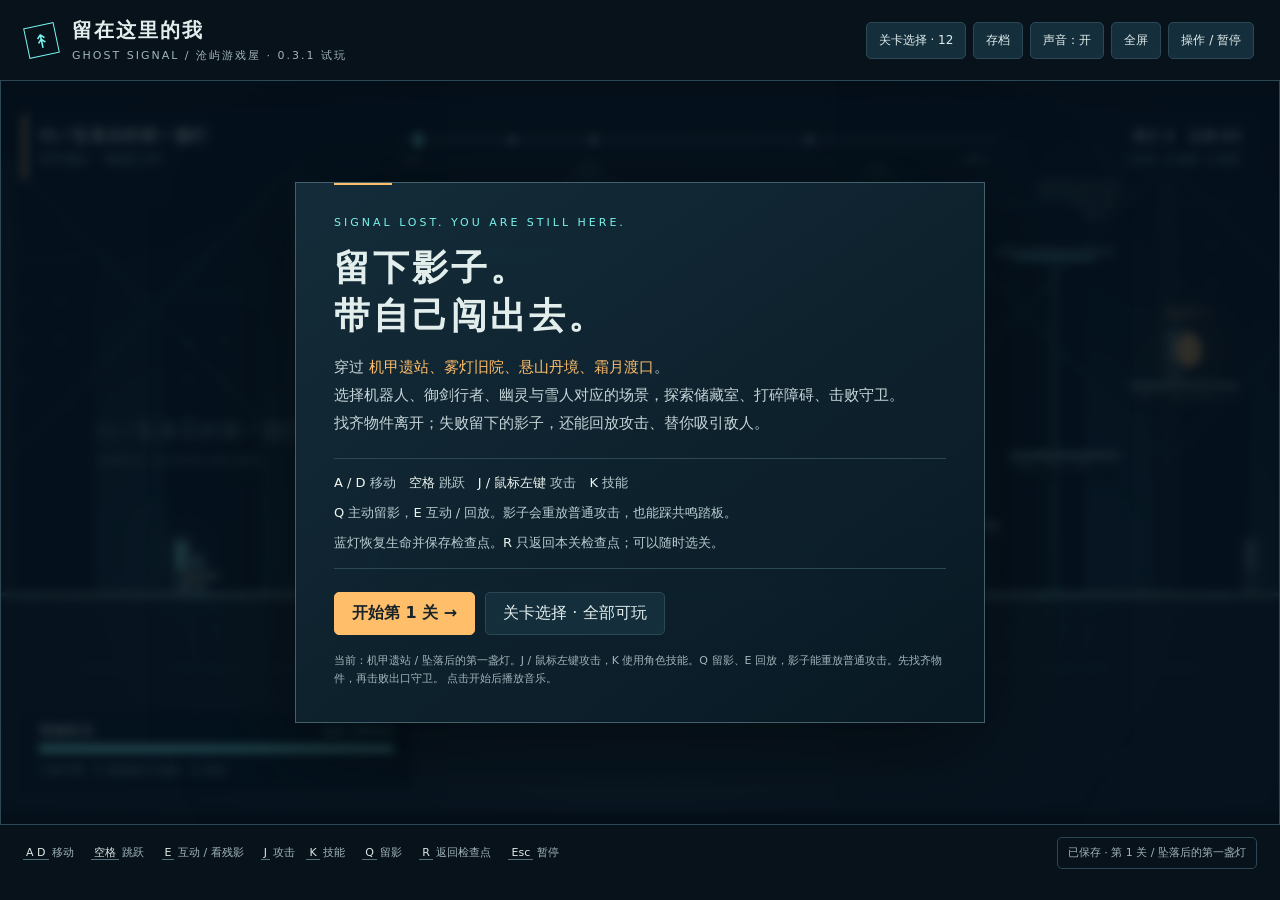
<file: play/ghost-signal/v0.3.1/game.html>
<!doctype html>
<html lang="zh-CN">
<head>
<meta charset="utf-8"><meta name="viewport" content="width=device-width,initial-scale=1,viewport-fit=cover">
<meta name="theme-color" content="#08131e"><meta name="description" content="侧面探索闯关试玩：12 关、4 种风格。死亡留下鬼魂，四种角色、战斗、主动留影与共鸣机关。可离线游玩。">
<title>留在这里的我 · 12 关探索战斗试玩 0.3.1 · 沧屿游戏屋</title>
<style>
:root{color-scheme:dark;--bg:#07121b;--panel:#10232f;--text:#e2eeec;--muted:#a2b5bb;--line:#2d4855;--cyan:#78f4ed;--amber:#ffbe6a}*{box-sizing:border-box}body{margin:0;background:var(--bg);color:var(--text);font-family:"Microsoft YaHei","PingFang SC",system-ui,sans-serif}button{font:inherit;color:inherit;cursor:pointer;border:1px solid var(--line);background:#142e3c;padding:10px 17px;border-radius:5px;transition:background .15s}button:hover{background:#254654}button:focus-visible,a:focus-visible,canvas:focus-visible{outline:2px solid var(--cyan);outline-offset:4px}button.primary{background:var(--amber);border-color:var(--amber);color:#19242a;font-weight:700}button.primary:hover{background:#ffcd91}button.subtle{background:transparent;color:var(--muted)}button:disabled{opacity:.55;cursor:default}header{max-width:1500px;margin:auto;padding:17px 26px;display:flex;align-items:center;justify-content:space-between;gap:16px}.brand{display:flex;gap:15px;align-items:center}.symbol{width:31px;height:31px;border:1px solid var(--cyan);transform:rotate(-12deg);display:grid;place-items:center;color:var(--cyan);font-size:19px}.brand h1{font-size:20px;letter-spacing:2px;margin:0 0 4px}.brand p{margin:0;color:var(--muted);font-size:11px;letter-spacing:2px}.tools{display:flex;gap:7px;flex-wrap:wrap;justify-content:flex-end}.tools button{font-size:12px;padding:9px 12px}.game-shell{position:relative;max-width:1500px;margin:0 auto;border:1px solid var(--line);background:#050c13;overflow:hidden;isolation:isolate}.canvas-wrap{height:min(calc(100dvh - 157px),843px);min-height:300px;display:flex;align-items:center;justify-content:center;background:#040b12}canvas{display:block;width:100%;height:100%;object-fit:contain;outline:none;touch-action:none}.overlay{position:absolute;inset:0;display:flex;align-items:center;justify-content:center;padding:24px;background:#05111cb8;backdrop-filter:blur(5px);z-index:3}.overlay[hidden]{display:none}.sheet{max-width:690px;width:100%;border:1px solid #43616a;background:linear-gradient(145deg,#152d3bf5,#081923f8);box-shadow:0 25px 100px #0008;padding:33px 38px;position:relative}.sheet:before{content:"";position:absolute;top:-1px;left:38px;width:58px;height:3px;background:var(--amber)}.eyebrow{color:var(--cyan);font-size:11px;letter-spacing:3px;margin:0 0 15px}.sheet h2{font-size:36px;font-weight:600;letter-spacing:3px;line-height:1.35;margin:0 0 13px}.sheet .lead{font-size:15px;color:#c6d5d8;line-height:1.85;margin:0 0 21px}.sheet .lead em{font-style:normal;color:var(--amber)}.brief{border-top:1px solid var(--line);border-bottom:1px solid var(--line);padding:14px 0;margin:0 0 23px;display:grid;gap:9px;font-size:13px;line-height:1.6;color:#b7cbd0}.brief b{color:#eff5ee;font-weight:500}.actions{display:flex;gap:10px;flex-wrap:wrap}.fine{font-size:11px;color:var(--muted);margin:17px 0 0;line-height:1.7}.sheet.compact{max-width:510px}.sheet.compact h2{font-size:28px}.stats{display:flex;gap:24px;padding:14px 0 23px}.stats strong{display:block;font-size:26px;color:var(--amber);font-weight:500}.stats span{font-size:11px;color:var(--muted)}.keyboard{max-width:1500px;margin:0 auto;padding:12px 23px;display:flex;justify-content:space-between;gap:15px;align-items:center;font-size:11px;color:var(--muted);line-height:1.8}.keyboard .keys{display:flex;gap:17px;flex-wrap:wrap}.keyboard button{font-size:11px;padding:5px 10px}.keyboard b{color:#e2eeec;font-weight:500}kbd{font:inherit;border-bottom:1px solid #54717c;padding:0 3px;color:#dbe9e6}.touch-controls{display:none;position:absolute;bottom:17px;left:18px;right:18px;justify-content:space-between;z-index:2;pointer-events:none}.touch-controls div{display:flex;gap:7px}.touch-controls button{pointer-events:auto;width:48px;height:52px;padding:5px;touch-action:none;background:#0e2739d9;user-select:none;font-size:17px}.touch-controls button.down{background:#397487}.touch-controls .jump{border-color:#ba9564;color:var(--amber);width:70px}.accessible{position:absolute;width:1px;height:1px;overflow:hidden;clip-path:inset(50%)}.help-controls{display:grid;grid-template-columns:100px 1fr;gap:10px;font-size:13px;color:var(--muted);margin:20px 0}.help-controls dt{color:var(--text)}.help-controls dd{margin:0}.game-shell:fullscreen{width:100vw;max-width:none;height:100dvh;border:0}.game-shell:fullscreen .canvas-wrap{height:100dvh}.game-shell:fullscreen .touch-controls{bottom:20px}@media(pointer:coarse){.touch-controls{display:flex}.keyboard .desktop-note{display:none}}@media(max-width:700px){header{padding:12px 14px}.brand h1{font-size:16px}.brand p{font-size:9px;letter-spacing:1px}.tools button{padding:8px;font-size:11px}.symbol{display:none}.sheet{padding:23px;max-height:100%;overflow:auto}.sheet h2{font-size:27px}.sheet .lead{font-size:13px}.brief{font-size:12px;margin-bottom:17px}.keyboard{padding:10px 14px}.keyboard .keys{gap:9px}.keyboard .note{display:none}.canvas-wrap{height:calc(100dvh - 150px);min-height:260px}.overlay{padding:14px}}@media(max-height:550px){header{padding:8px 16px}.brand h1{font-size:15px}.brand p{display:none}.canvas-wrap{height:calc(100dvh - 106px);min-height:210px}.sheet{padding:18px 25px;max-height:100%;overflow:auto}.sheet h2{font-size:25px}.sheet .lead{margin-bottom:10px}.brief{padding:8px 0;margin-bottom:13px;gap:3px}.fine{margin-top:8px}.eyebrow{margin-bottom:7px}.keyboard{padding:5px 16px}}@media(prefers-reduced-motion:reduce){*{transition:none!important}.overlay{backdrop-filter:none}}
.level-sheet{max-width:900px;max-height:calc(100dvh - 115px);overflow:auto}.level-grid{display:grid;grid-template-columns:repeat(3,minmax(0,1fr));gap:10px;margin:15px 0 23px}.level-card{text-align:left;padding:13px;background:#112633;min-height:90px}.level-card strong{display:block;font-size:14px;margin:6px 0}.level-card span{color:#b4c6ca;font-size:11px}.level-card.done{border-color:#6ba99b}.level-card.current{box-shadow:inset 3px 0 var(--amber)}.level-card .num{color:var(--amber);font-size:11px;letter-spacing:1px}@media(max-width:650px){.level-grid{grid-template-columns:repeat(2,minmax(0,1fr))}.level-card{padding:10px}.level-card strong{font-size:12px}.tools{gap:4px}.tools button{font-size:10px;padding:7px}.brand p{display:none}.brand h1{font-size:14px}}
@media(max-width:650px){.touch-controls{left:10px;right:10px;bottom:9px}.touch-controls div:last-child{max-width:68%;flex-wrap:wrap;justify-content:flex-end;gap:5px}.touch-controls button{width:38px;height:42px;font-size:14px}.touch-controls .jump{width:55px}.sheet{max-height:100%;overflow:auto}.tools button{padding:6px}.keyboard .keys{gap:7px}}
.sheet{max-height:100%;overflow:auto}
</style>
</head>
<body>
<header><div class="brand"><span class="symbol" aria-hidden="true">↟</span><div><h1>留在这里的我</h1><p>GHOST SIGNAL / 沧屿游戏屋 · 0.3.1 试玩</p></div></div><div class="tools"><button id="levels">关卡选择 · 12</button><button id="saves">存档</button><button id="audio" aria-pressed="true">声音：开</button><button id="fullscreen">全屏</button><button id="help">操作 / 暂停</button></div></header>
<main class="game-shell" id="shell"><div class="canvas-wrap"><canvas id="game" width="1280" height="720" tabindex="0" aria-label="侧面探索游戏。A D 或左右键移动，空格跳跃，E 互动，Esc 暂停。">请使用支持 Canvas 的现代浏览器打开此游戏。</canvas></div>
<section class="overlay" id="intro" aria-labelledby="intro-title"><div class="sheet"><p class="eyebrow">SIGNAL LOST. YOU ARE STILL HERE.</p><h2 id="intro-title">留下影子。<br>带自己闯出去。</h2><p class="lead">穿过 <em>机甲遗站、雾灯旧院、悬山丹境、霜月渡口</em>。<br>选择机器人、御剑行者、幽灵与雪人对应的场景，探索储藏室、打碎障碍、击败守卫。<br>找齐物件离开；失败留下的影子，还能回放攻击、替你吸引敌人。</p><div class="brief"><div><b>A / D</b> 移动　<b>空格</b> 跳跃　<b>J / 鼠标左键</b> 攻击　<b>K</b> 技能</div><div><b>Q</b> 主动留影，<b>E</b> 互动 / 回放。影子会重放普通攻击，也能踩共鸣踏板。</div><div>蓝灯恢复生命并保存检查点。<b>R</b> 只返回本关检查点；可以随时选关。</div></div><div class="actions"><button id="start" class="primary">开始第 1 关 →</button><button id="intro-levels">关卡选择 · 全部可玩</button><button id="fresh" class="subtle" hidden>从头开始</button></div><p class="fine" id="intro-note">建议电脑 + 键盘游玩。共 12 关，建议按顺序玩；也可直接选关。没有倒计时。<br>点击开始后播放原创合成音乐与音效，可随时关闭。</p></div></section>
<section class="overlay" id="pause" hidden aria-labelledby="pause-title"><div class="sheet compact"><p class="eyebrow">TAKE A BREATH</p><h2 id="pause-title">信号暂存</h2><p class="lead" id="pause-objective">找齐本关物件，前往右侧出口。</p><dl class="help-controls"><dt>A D / ← →</dt><dd>移动，允许自由折返</dd><dt>空格 / W / ↑</dt><dd>跳跃；轻按跳低，按住跳高</dd><dt>E</dt><dd>拾取能源、操作开关、回看鬼魂</dd><dt>J / 鼠标左键</dt><dd>普通攻击；可以按住连续使用</dd><dt>K</dt><dd>角色技能，有冷却时间</dd><dt>Q</dt><dd>留下近三秒行动及普通攻击，E 回放</dd><dt>R</dt><dd>返回当前关卡的最近检查点，不切换关卡</dd><dt>Esc / M / F</dt><dd>暂停 / 声音 / 全屏；L 可打开选关</dd></dl><div class="actions"><button id="resume" class="primary">继续探索</button><button id="pause-levels">关卡选择</button><button id="pause-saves">存档 / 导出</button><button id="return">返回检查点</button><button id="newrun" class="subtle">重新开始</button></div><p class="fine" id="save-state">进度仅保存在当前浏览器，不需要联网。</p></div></section>
<section class="overlay" id="reset" hidden aria-labelledby="reset-title"><div class="sheet compact"><p class="eyebrow">NEW SIGNAL</p><h2 id="reset-title">重新开始这一关？</h2><p class="lead">这会重置当前关卡的物件、机关和鬼魂。其他关卡的进度与通关记录保留。</p><div class="actions"><button id="confirm-reset" class="primary">重新开始本关</button><button id="cancel-reset">保留进度</button></div></div></section>
<section class="overlay" id="finish" hidden aria-labelledby="finish-title"><div class="sheet"><p class="eyebrow">SIGNAL FOUND / 本关完成</p><h2 id="finish-title">这一关，你走过去了。</h2><p class="lead" id="clear-note">那些没走到最后的你，替这次的你记住了路。</p><div class="stats"><div><strong id="end-deaths">0</strong><span>次信号中断</span></div><div><strong id="end-memory">0 / 3</strong><span>份航行记录</span></div><div><strong id="end-time">00:00</strong><span>探索用时 · 非评分</span></div></div><div class="actions"><button id="next" class="primary">下一关 →</button><button id="again">重玩本关</button><button id="clear-levels">选择关卡</button></div><p class="fine">可以重玩寻找遗漏的记录，也可以继续挑战下一关。</p></div></section>
<section class="overlay" id="level-menu" hidden aria-labelledby="levels-title"><div class="sheet level-sheet"><p class="eyebrow">12 SIGNALS / 四种场景</p><h2 id="levels-title">你想先走哪条路？</h2><p class="lead">每关都有独立的物件、战斗和检查点。点击关卡可开始或继续；不用从第一关重来。</p><div id="level-grid" class="level-grid"></div><div class="actions"><button id="close-levels">返回</button></div><p class="fine">所有关卡都可 Q 留影。影子能重放普通攻击、吸引敌人、触发共鸣踏板。进度会定时保存。</p></div></section>
<section class="overlay" id="save-menu" hidden aria-labelledby="save-title"><div class="sheet compact"><p class="eyebrow">YOUR JOURNEY</p><h2 id="save-title">保存这一路。</h2><p class="lead" id="save-description">进度会自动保存。下载一份存档，可以在换版本或换设备后导入继续。</p><div class="actions"><button id="export-save" class="primary">下载存档</button><button id="import-save">导入存档</button><button id="close-save">返回</button></div><input id="save-file" type="file" accept="application/json,.json" hidden><p class="fine" id="transfer-status" role="status"></p></div></section>
<div class="touch-controls" id="touch"><div><button data-hold="left" aria-label="向左移动">←</button><button data-hold="right" aria-label="向右移动">→</button></div><div><button data-hold="attack" aria-label="普通攻击">J</button><button data-hold="skill" aria-label="角色技能">K</button><button data-hold="record" aria-label="主动留影">Q</button><button data-hold="interact" aria-label="互动">E</button><button data-hold="jump" class="jump" aria-label="跳跃">跳跃</button></div></div>
<div class="accessible" role="status" aria-live="polite" id="status"></div></main>
<footer class="keyboard"><div class="keys"><span><kbd>A D</kbd> 移动</span><span><kbd>空格</kbd> 跳跃</span><span><kbd>E</kbd> 互动 / 看残影</span><span><kbd>J</kbd> 攻击　<kbd>K</kbd> 技能</span><span><kbd>Q</kbd> 留影</span><span><kbd>R</kbd> 返回检查点</span><span><kbd>Esc</kbd> 暂停</span></div><button id="save-indicator" class="subtle">进度：等待保存</button></footer>
<script>(function(root){'use strict';
const THEMES={
 mech:{name:'机甲遗站',sky:['#06121f','#163647'],ground:'#182d3b',edge:'#86a8ae',glow:'#7cece3',accent:'#ffc16f',exit:'UFO',resource:'能源芯',music:0},
 haunt:{name:'雾灯旧院',sky:['#100e20','#2c243d'],ground:'#302a36',edge:'#aa98a6',glow:'#a6e0cb',accent:'#e8b782',exit:'院门',resource:'铜钥',music:1},
 alchemy:{name:'悬山丹境',sky:['#10252c','#34544f'],ground:'#334c49',edge:'#c2c5a0',glow:'#b7edb3',accent:'#ffce83',exit:'渡舟',resource:'灵火',music:2},
 frost:{name:'霜月渡口',sky:['#0b1e32','#345774'],ground:'#29465f',edge:'#c4e5ec',glow:'#a0eaff',accent:'#f7b9a0',exit:'雪橇',resource:'热核',music:3}
};
// Each authored sequence changes routes and hazard order, rather than recolouring one map.
const SPECS=[
 ['坠落后的第一盏灯','mech',['spike','steps','press'],1,'先熟悉跳跃。冲压机可以断电，蓝灯是检查点。'],
 ['院里有人来过','haunt',['pit','dart','steps','crumble'],1,'看红灯，也看脚下。死亡残影会记住出事的位置。'],
 ['风从山下起','alchemy',['wind','steps','pit','laser'],2,'青色气流会托住跳跃；灵火都在高处。'],
 ['刹不住的月光','frost',['spike','icepit','steps','crumble'],2,'冰上有惯性。松开方向后会滑一段，提前减速。'],
 ['再走一次的影子','mech',['water','steps','relay','press'],2,'Q 留下最近三秒的影子，E 回放。影子经过共鸣踏板，也能开门。'],
 ['纸灯照不到的路','haunt',['dart','pit','press','steps','laser'],2,'机关开始交替出现。回看鬼魂，可以先观察再行动。'],
 ['借风越断桥','alchemy',['steps','wind','longpit','laser','crumble'],2,'风口之后是断桥。起跳前先看清落脚的位置。'],
 ['薄冰下的回声','frost',['icepit','steps','laser','spike','crumble'],2,'冰面和机关组合出现。检查点仍然保留已经拿到的热核。'],
 ['停在门前的我','mech',['press','steps','water','relayHard','dart'],3,'共鸣门需要一个留在踏板上的影子。也可以从高处绕过。'],
 ['旧院无声处','haunt',['pit','dart','steps','press','laser','relay'],3,'不要只盯着前方；高处和身后也可能有路。'],
 ['一炉三味火','alchemy',['wind','steps','laser','longpit','press','steps'],3,'较长的探索段。带齐三枚灵火，便能在尽头乘舟离开。'],
 ['把最后的路留给你','frost',['icepit','laser','steps','crumble','relayHard','dart','steps'],3,'把惯性、机关和留影放在一起用。最后一次，也可以慢慢来。']
];
function buildBase(index){const [name,theme,sequence,count,hint]=SPECS[index],tier=Math.floor(index/4),L={id:index,name,theme,palette:THEMES[theme],tier,hint,width:0,height:1040,platforms:[],hazards:[],switches:[],cells:[],records:[],checkpoints:[],relays:[],gates:[],winds:[],route:[],start:{x:150,y:778},exit:null};
 let x=360;const gapRanges=[];let n=0;
 function p(x,y,w,h=26){L.platforms.push({x,y,w,h});}
 function cp(x,y=820){L.checkpoints.push({id:L.checkpoints.length,x,y,name:'信标 '+(L.checkpoints.length+1)});}
 function sw(id,x,target,label){L.switches.push({id,x,y:820,target,label,done:'机关已停用 / 捷径已开启'});}
 function move(x,jump=false){L.route.push({x,jump});}
 cp(180);move(300);
 for(const type of sequence){const start=x,id='h'+n++,w=type==='water'?690:type.startsWith('relay')?660:440;
  cp(start+12);
  if(type==='spike'){const hx=start+210;L.hazards.push({id,type:'spike',x:hx,y:805,w:60+tier*9,h:15});move(hx-67);move(hx+100,true);move(start+w-20);}
  if(type==='pit'||type==='longpit'||type==='icepit'){
   const hx=start+200,gw=type==='longpit'?138:type==='icepit'?118:104+tier*10;gapRanges.push([hx,hx+gw]);L.hazards.push({id,type:'pit',x:hx,y:940,w:gw,h:90});
   // Optional upper shelf is reachable from the launch ledge and contains a flight record.
   p(start+34,730,100);L.records.push({id:L.records.length,x:start+80,y:695});
   if(tier===0&&type==='pit'){const sid='bridge'+id;sw(sid,start+140,id,'展开桥板');L.bridges??=[];L.bridges.push({id:sid,x:hx,y:820,w:gw,h:26});}
   move(hx-48);move(hx+gw+24,true);move(start+w-20);
  }
  if(type==='steps'){
   p(start+90,750,110);p(start+210,680,110);p(start+330,610,110);
   move(start+35);move(start+145,true);move(start+265,true);move(start+380,true);
   L.cellSites??=[];L.cellSites.push({x:start+390,y:576,routeIndex:L.route.length});cp(start+375,610);L.route.push({collectSite:L.cellSites.length-1});move(start+w+40);
  }
  if(type==='press'){
   const hx=start+230;L.hazards.push({id,type:'press',x:hx,y:480,w:72,h:340,phase:tier*.65});
   if(tier===0){sw('off'+id,start+110,id,'切断冲压电源');move(start+100);L.route.push({use:'off'+id});}
   move(hx-65);L.route.push({waitFor:id});move(hx+110);move(start+w-20);
  }
  if(type==='laser'){
   const hx=start+220;L.hazards.push({id,type:'laser',x:hx,y:735,w:10,h:85,phase:tier*.55});
   if(tier===0){sw('off'+id,start+95,id,'关闭光栅');move(start+90);L.route.push({use:'off'+id});}
   move(hx-65);L.route.push({waitFor:id});move(hx+90);move(start+w-20);
  }
  if(type==='dart'){
   L.hazards.push({id,type:'dart',x:start+100,y:820,w:240,h:20});move(start+140);move(start+365,true);move(start+w-20);
  }
  if(type==='crumble'){
   const hx=start+185;L.hazards.push({id,type:'crumble',x:hx,y:820,w:120,h:25});move(hx-65);move(hx+145,true);move(start+w-20);
  }
  if(type==='water'){
   const hx=start+215;L.hazards.push({id,type:'water',x:hx,y:802,w:330,h:18});
   p(start+70,750,110);p(start+210,710,130);p(start+410,710,140);
   if(tier<2){sw('off'+id,start+35,id,'关闭漏电');move(start+30);L.route.push({use:'off'+id});move(start+w-20);}
   else{move(start+20);move(start+115,true);move(start+265,true);move(start+465,true);move(start+w-20);}
  }
  if(type==='wind'){
   L.winds.push({x:start+70,y:570,w:260,h:250,lift:620});p(start+190,660,170);L.records.push({id:L.records.length,x:start+280,y:625});
   move(start+60);move(start+270,true);move(start+w-20);
  }
  if(type==='relay'||type==='relayHard'){
   const plateX=start+135,gateX=start+340;L.relays.push({id,x:plateX,y:820,w:75});L.gates.push({id,x:gateX,y:620,w:26,h:200});
   // Both routes are real: a replay holds the lower gate, or four jumps cross the upper stair.
   p(start+15,750,95);p(start+125,675,95);p(start+235,600,95);p(start+345,525,120);
   L.records.push({id:L.records.length,x:start+400,y:490});
   move(plateX);L.route.push({recordPlate:id});move(gateX+90);move(start+w-20);
  }
  x+=w;
 }
 L.width=x+450;L.exit={x:x+230,y:820,label:THEMES[theme].exit};move(x+220);L.route.push({exit:true});
 // Cells are placed on distinct elevated branches; later stages add guarded floor caches.
 const sites=L.cellSites||[];for(let i=0;i<count;i++){
  let site=sites[i];if(!site){const chunkStart=360+sequence.slice(0,Math.min(sequence.length-1,2+i)).reduce((sum,t)=>sum+(t==='water'?690:t.startsWith('relay')?660:440),0);
   site={x:chunkStart+55,y:786,routeIndex:L.route.findIndex(a=>a.x>chunkStart+55)};
  }L.cells.push({id:i,x:site.x,y:site.y,name:THEMES[theme].resource+' '+(i+1),site:i<sites.length?i:null});
 }
 // Insert pickups at physically visited floor positions; upper cache pickups use authored stops.
 const enriched=[];for(const a of L.route){if(a.collectSite!==undefined){const cell=L.cells.find(c=>c.site===a.collectSite);if(cell)enriched.push({cell:cell.id});continue;}
  if(a.x!==undefined){for(const c of L.cells.filter(c=>c.site===null&&!c.inserted)){const prev=[...enriched].reverse().find(q=>q.x!==undefined);if(prev&&prev.x<=c.x&&a.x>=c.x){enriched.push({x:c.x-10});enriched.push({cell:c.id});c.inserted=true;}}}enriched.push(a);}
 L.route=enriched;for(const c of L.cells)delete c.inserted;
 let from=0;for(const [a,b]of gapRanges.sort((a,b)=>a[0]-b[0])){p(from,820,a-from,220);from=b;}p(from,820,L.width-from,220);
 return L;
}
function expand(index){
 const L=buildBase(index),tier=L.tier,origin=L.width-300;
 L.originalWidth=L.width;L.enemies=[];L.blocks=[];L.supplies=[];L.targets=[];L.areas=[];
 L.role={mech:'维修机兵',haunt:'提灯幽灵',alchemy:'御剑行者',frost:'雪球旅人'}[L.theme];
 L.hint='J / 鼠标左键攻击，K 使用角色技能。Q 留影、E 回放，影子能重放普通攻击。先找齐物件，再击败出口守卫。';
 if(L.theme==='frost')L.hint+='冰面有更快的滑行，提前减速。';
 // Retain the original obstacle route, then open substantial rooms with return paths.
 L.route=L.route.filter(a=>!a.exit&&!(a.x>=origin));
 L.platforms=L.platforms.filter(q=>q.y!==820||q.h<100).concat(L.platforms.filter(q=>q.y===820&&q.h>=100).map(q=>q.x+q.w>=L.width?{...q,w:origin-q.x}:q));
 function p(x,y,w,h=26){L.platforms.push({x,y,w,h});}
 function cp(x,y,name){L.checkpoints.push({id:L.checkpoints.length,x,y,name});}
 function move(x,jump=false){L.route.push({x,jump});}
 function enemy(id,x,y,kind,extra={}){L.enemies.push({id,x,y,w:kind==='guardian'?50:30,h:kind==='guardian'?64:42,kind,hp:kind==='guardian'?200+tier*100:kind==='shield'?100+tier*20:65+tier*18,range:kind==='ranged'?480:kind==='guardian'?620:55,patrol:60,...extra});}
 let x=origin;
 const roomCount=3+tier;
 for(let i=0;i<roomCount;i++){
  const start=x,cache=i===0||i===roomCount-1,mirror=(index+i)%2===0,span=cache?1260:1060;
  L.areas.push({x:start+35,y:560,name:cache?'回廊 '+(i+1)+' / '+L.palette.resource+'储藏室':'警戒区 '+(i+1)+' / 战斗与补给',hint:cache?'高处有物件，沿阶梯探索。':'J 攻击 / K 技能；也可以借鬼魂吸引守卫。'});
  p(start,820,span,220);cp(start+75,820,'回廊 '+(i+1));L.supplies.push({id:'aid-'+i,x:start+110,y:798,amount:40});
  if(cache){
   let chest,wall;
   if(mirror){
    p(start+150,600,460);p(start+610,675,120);p(start+750,750,130);
    chest={x:start+230,y:566};wall={id:'cache-'+i,x:start+330,y:530,w:28,h:70,hp:44+tier*16};L.blocks.push(wall);
    enemy('upper-'+i,start+250,558,'ranged',{patrol:0});
    move(start+680);move(start+805,true);move(start+670,true);move(start+550,true);move(start+380);L.route.push({break:wall.id});move(chest.x-8);
   }else{
    p(start+100,750,120);p(start+240,675,120);p(start+380,600,620);
    chest={x:start+900,y:566};wall={id:'cache-'+i,x:start+750,y:530,w:28,h:70,hp:44+tier*16};L.blocks.push(wall);
    enemy('upper-'+i,start+925,558,'ranged',{patrol:0});
    move(start+40);move(start+155,true);move(start+295,true);move(start+440,true);move(start+690);L.route.push({break:wall.id});move(chest.x-8);
   }
   const id=L.cells.length;L.cells.push({id,x:chest.x,y:chest.y,name:L.palette.resource+' '+(id+1),site:null});L.route.push({cell:id});cp(chest.x,600,'上层储藏室 '+(i+1));
   enemy('patrol-'+i,start+460,778,tier>0?'shield':'walker');
   move(start+1130);L.records.push({id:L.records.length,x:start+1095,y:706});p(start+1020,740,140);L.supplies.push({id:'upper-aid-'+i,x:chest.x+42,y:578,amount:30});
  }else{
   enemy('guard-'+i,start+400,778,'shield');enemy('sentry-'+i,start+790,778,'ranged',{patrol:0});
   const block={id:'rubble-'+i,x:start+590,y:754,w:38,h:66,hp:50+tier*18};L.blocks.push(block);
   // A low obstacle can be destroyed or crossed from a higher supply ledge.
   p(start+175,740,130);p(start+320,660,220);L.records.push({id:L.records.length,x:start+455,y:625});
   move(start+360);L.route.push({fight:'guard-'+i});move(start+535);L.route.push({break:block.id});move(start+730);L.route.push({fight:'sentry-'+i});move(start+990);
  }
  move(start+span-35);x+=span;
 }
 const finish=x;L.areas.push({x:finish+35,y:545,name:'最后的守门者',hint:'击败守卫后，带齐物件离开。重放攻击的影子也能帮你。'});
 p(finish,820,1000,220);cp(finish+75,820,'出口前哨');L.supplies.push({id:'final-aid',x:finish+110,y:798,amount:55});
 const guardian={id:'guardian',x:finish+510,y:756,kind:'guardian',patrol:40};enemy('guardian',guardian.x,guardian.y,'guardian');
 move(finish+395);L.route.push({fight:'guardian'});L.width=finish+1000;L.exit={x:finish+840,y:820,label:L.palette.exit};move(finish+830);L.route.push({exit:true});
 // Distinct entry silhouettes and role labels make returning to a chapter unambiguous.
 L.areas.unshift({x:95,y:665,name:String(index+1).padStart(2,'0')+' / '+L.name,hint:L.role+' · 本关检查点独立保存'});
 return L;
}
const LEVELS=SPECS.map((_,i)=>expand(i));
const api={THEMES,LEVELS};if(typeof module!=='undefined'&&module.exports)module.exports=api;else root.GhostLevels=api;
})(typeof globalThis!=='undefined'?globalThis:this);
</script>
<script>(function(root){'use strict';
const ROLES={mech:{name:'维修机兵',speed:270,attack:'脉冲弹',skill:'震荡脉冲',damage:23,cooldown:.24,reach:650,skillCD:4.4},haunt:{name:'提灯幽灵',speed:285,attack:'魂焰',skill:'幽行',damage:25,cooldown:.29,reach:580,skillCD:4},alchemy:{name:'御剑行者',speed:290,attack:'剑斩',skill:'飞剑',damage:32,cooldown:.3,reach:106,skillCD:3.8},frost:{name:'雪球旅人',speed:320,attack:'雪球',skill:'冰震',damage:20,cooldown:.25,reach:650,skillCD:4.8}};
function init(s,L){Object.assign(s.player,{hp:100,maxHp:100,invuln:0,phase:0,attackFlash:0,skillFlash:0});s.enemies=L.enemies.map(e=>({...e,maxHp:e.hp,anchor:e.x,face:-1,windup:0,cooldown:.7,stun:0,slow:0,flash:0}));s.blocks=L.blocks.map(b=>({...b,maxHp:b.hp}));s.projectiles=[];s.attackCD=0;s.skillCD=0;s.kills=0;s.usedSupplies=[];s.shotSinceRecord=false;s.echoTarget=null;s.swings=[];}
function aimBox(p,range,face){return{x:face>0?p.x+p.w/2:p.x+p.w/2-range,y:p.y-10,w:range,h:p.h+20};}
function hitEnemy(s,e,damage,A,from,stun=0,bypass=false){if(e.hp<=0)return;const front=from===undefined?false:(from-e.x)*e.face>0;const shield=e.kind==='shield'&&front&&e.stun<=0&&!bypass;e.hp=Math.max(0,e.hp-damage*(shield?.45:1));e.flash=.13;e.stun=Math.max(e.stun,stun);if(stun)e.windup=0;A.emit(s,'impact',{x:e.x+e.w/2,y:e.y+15,amount:Math.round(damage*(shield?.45:1)),shield});if(e.hp<=0){s.kills++;A.emit(s,'enemy-down',{x:e.x,y:e.y,kind:e.kind});A.emit(s,'save');}}
function hitBlock(s,b,damage,A){if(b.hp<=0)return;b.hp=Math.max(0,b.hp-damage);A.emit(s,'impact',{x:b.x+b.w/2,y:b.y+20,amount:Math.round(damage)});if(b.hp<=0){A.emit(s,'break',{x:b.x,y:b.y});A.notice(s,'障碍已破坏 · 这条路保持畅通。');A.emit(s,'save');}}
function spawn(s,p,face,theme,echo=false,power=1,skill=false){const R=ROLES[theme];s.projectiles.push({x:p.x+p.w/2+face*21,y:p.y+p.h*.48,w:theme==='frost'?12:20,h:theme==='haunt'?14:8,vx:face*(theme==='haunt'?450:theme==='frost'?540:700),vy:0,life:skill?1.15:1,owner:echo?'echo':'player',theme,damage:(skill?48:R.damage)*power,slow:theme==='frost'?2.2:0,pierce:skill?2:0,skill});}
function attack(s,A,echo=null){const theme=A.level(s).theme,R=ROLES[theme],p=echo?{...echo,w:26,h:42}:s.player,face=p.face||1;if(!echo&&s.attackCD>0)return;
 if(!echo){s.attackCD=R.cooldown;s.player.attackFlash=.14;s.shotSinceRecord=true;A.emit(s,'attack',{theme});}
 if(theme==='alchemy'){const box=aimBox(p,R.reach,face);for(const e of s.enemies)if(e.hp>0&&A.overlap(box,e))hitEnemy(s,e,R.damage*(echo?.55:1),A,p.x,0);for(const b of s.blocks)if(b.hp>0&&A.overlap(box,b))hitBlock(s,b,R.damage*(echo?.55:1),A);s.swings.push({x:p.x+13,y:p.y+21,face,theme,echo:!!echo,life:.15});}
 else spawn(s,p,face,theme,!!echo,echo?.55:1);
}
function skill(s,A){if(s.skillCD>0)return;const theme=A.level(s).theme,R=ROLES[theme],p=s.player;s.skillCD=R.skillCD;p.skillFlash=.35;A.emit(s,'skill',{theme});
 if(theme==='haunt'){p.phase=1.1;p.invuln=Math.max(p.invuln,1.1);for(const e of s.enemies)if(e.hp>0&&Math.hypot(e.x-p.x,e.y-p.y)<150)hitEnemy(s,e,35,A,p.x,1.4,true);A.notice(s,'幽行 · 短暂免疫敌人与机关伤害，坠落仍会死亡。');}
 else if(theme==='alchemy')spawn(s,p,p.face,theme,false,1,true);
 else{const radius=theme==='frost'?185:155;for(const e of s.enemies)if(e.hp>0&&Math.hypot(e.x-p.x,e.y-p.y)<radius)hitEnemy(s,e,theme==='frost'?38:44,A,p.x,theme==='frost'?2.5:1.8,true);for(const b of s.blocks)if(b.hp>0&&Math.hypot(b.x-p.x,b.y-p.y)<radius)hitBlock(s,b,48,A);}
}
function damage(s,amount,A,from,cause='守卫攻击'){const p=s.player;if(s.mode!=='playing'||p.invuln>0||p.phase>0||s.grace>0)return;p.hp=Math.max(0,p.hp-amount);p.invuln=.85;p.vx+=(p.x<from?-1:1)*140;A.emit(s,'hurt',{x:p.x,y:p.y,amount});if(p.hp<=0)A.die(s,cause);}
function update(s,input,dt,A){const L=A.level(s),p=s.player;s.attackCD=Math.max(0,s.attackCD-dt);s.skillCD=Math.max(0,s.skillCD-dt);for(const k of ['invuln','phase','attackFlash','skillFlash'])p[k]=Math.max(0,p[k]-dt);
 if(input.attack)attack(s,A);if(input.skill)skill(s,A);
 for(const e of s.enemies){if(e.hp<=0)continue;e.flash=Math.max(0,e.flash-dt);e.stun=Math.max(0,e.stun-dt);e.slow=Math.max(0,e.slow-dt);e.cooldown=Math.max(0,e.cooldown-dt);if(e.stun>0)continue;
  const echo=s.echoTarget;let target=p,decoy=false;if(echo&&Math.abs(echo.y-e.y)<120&&Math.abs(echo.x-e.x)<Math.abs(p.x-e.x)+110){target=echo;decoy=true;}
  const dx=target.x-e.x,dy=Math.abs(target.y-e.y),dist=Math.abs(dx);if(!e.windup)e.face=dx>0?1:-1;
  if(e.windup>0){e.windup-=dt;if(e.windup<=0){if(e.kind==='ranged'||(e.kind==='guardian'&&e.attackMode==='bolt')){const t=e.lockedTarget||p,ox=e.x+e.w/2,oy=e.y+e.h*.45,tx=t.x+13,ty=t.y+20,len=Math.hypot(tx-ox,ty-oy)||1;s.projectiles.push({x:ox,y:oy,w:12,h:8,vx:(tx-ox)/len*(285+L.tier*25),vy:(ty-oy)/len*(285+L.tier*25),life:2.3,owner:'enemy',theme:L.theme,damage:e.kind==='guardian'?23+L.tier*3:18+L.tier*3});}
    else if(e.kind==='guardian'){A.emit(s,'stomp',{x:e.x+e.w/2,y:820});if(!e.lockedDecoy&&Math.abs(p.x-e.x)<160&&p.grounded&&Math.abs(p.y-e.y)<100)damage(s,25+L.tier*4,A,e.x,'守门者震击');}
    else if(!e.lockedDecoy&&Math.abs(p.x-e.x)<85&&Math.abs(p.y-e.y)<65)damage(s,16+L.tier*3,A,e.x,'守卫近身攻击');
    e.cooldown=e.kind==='guardian'?1.3:e.kind==='ranged'?1.65:1.1;e.lockedTarget=null;}
   continue;}
  if(dy<120&&dist<e.range&&e.cooldown<=0){e.windup=e.kind==='guardian'?.85:e.kind==='ranged'?.7:.58;e.lockedTarget={x:target.x,y:target.y};e.lockedDecoy=decoy;e.attackMode=e.kind==='guardian'&&dist>145?'bolt':'stomp';continue;}
  if(e.kind!=='ranged'&&e.kind!=='guardian'){const speed=(e.slow>0?30:65+L.tier*10);if(dy<80&&dist<370&&dist>46)e.x+=Math.sign(dx)*speed*dt;else if(dist>370&&e.patrol>0)e.x+=e.face*speed*.35*dt;e.x=A.clamp(e.x,e.anchor-e.patrol,e.anchor+e.patrol);}
 }
 const solid=A.solids(s);
 for(const q of s.projectiles){q.x+=q.vx*dt;q.y+=q.vy*dt;q.life-=dt;if(q.life<=0)continue;
  if(q.owner==='enemy'){
   if(s.echoTarget&&A.overlap(q,{x:s.echoTarget.x,y:s.echoTarget.y,w:26,h:42})){q.life=0;A.emit(s,'ghost-block',{x:q.x,y:q.y});continue;}
   if(A.overlap(q,p)){damage(s,q.damage,A,q.x,'远程守卫攻击');q.life=0;}
  }else{
   for(const b of s.blocks)if(b.hp>0&&A.overlap(q,b)){hitBlock(s,b,q.damage,A);q.life=0;break;}
   if(q.life>0)for(const e of s.enemies)if(e.hp>0&&A.overlap(q,e)&&q.lastHit!==e.id){hitEnemy(s,e,q.damage,A,q.x-Math.sign(q.vx)*40,0);if(q.slow)e.slow=q.slow;q.lastHit=e.id;if(q.pierce>0)q.pierce--;else q.life=0;break;}
  }
  if(q.life>0)for(const b of solid)if(A.overlap(q,b)){q.life=0;break;}
 }
 s.projectiles=s.projectiles.filter(q=>q.life>0);for(const swing of s.swings)swing.life-=dt;s.swings=s.swings.filter(q=>q.life>0);
 for(const h of L.supplies)if(!s.usedSupplies.includes(h.id)&&p.hp<p.maxHp&&Math.hypot(p.x+13-h.x,p.y+20-h.y)<36){p.hp=Math.min(p.maxHp,p.hp+h.amount);s.usedSupplies.push(h.id);A.notice(s,'恢复 '+h.amount+' 点生命');A.emit(s,'heal');A.emit(s,'save');}
}
const api={ROLES,init,attack,skill,update,damage};if(typeof module!=='undefined'&&module.exports)module.exports=api;else root.GhostCombat=api;
})(typeof globalThis!=='undefined'?globalThis:this);
</script>
<script>(function(root){'use strict';
const DATA=typeof module!=='undefined'&&module.exports?require('./levels.js'):root.GhostLevels;
const Combat=typeof module!=='undefined'&&module.exports?require('./combat.js'):root.GhostCombat;
const {LEVELS,THEMES}=DATA,GRAVITY=1740,SPEED=285,JUMP=650;
const clamp=(v,a,b)=>Math.max(a,Math.min(b,v));
const overlap=(a,b)=>a.x<b.x+b.w&&a.x+a.w>b.x&&a.y<b.y+b.h&&a.y+a.h>b.y;
const level=s=>LEVELS[s.levelIndex]||LEVELS[0];
function fresh(index=0){const L=LEVELS[index]||LEVELS[0];const s={version:3,levelIndex:L.id,time:0,elapsed:0,mode:'title',player:{x:L.start.x,y:L.start.y,w:26,h:42,vx:0,vy:0,grounded:false,face:1,coyote:0,jumpBuffer:0},flags:{},cells:[],memories:[],ghosts:[],checkpoint:0,checkpointLevel:L.id,deaths:0,path:[],recordTick:0,deadFor:0,grace:0,events:[],notice:'',noticeFor:0,replay:null,relayCharge:{},trapTimes:{},cracks:{},broken:{},recordCooldown:0};Combat.init(s,L);return s;}
function emit(s,type,data={}){s.events.push({type,...data});}
function notice(s,t){s.notice=t;s.noticeFor=4;emit(s,'notice',{text:t});}
function disabled(s,h){return level(s).switches.some(o=>o.target===h.id&&s.flags[o.id]);}
function hazardState(s,h){const phase=(s.time+(h.phase||0))%4.8;
 if(h.type==='press'){const ext=phase<2.65?0:phase<3.15?(phase-2.65)/.5:phase<3.85?1:1-(phase-3.85)/.95;return{bottom:disabled(s,h)?620:620+clamp(ext,0,1)*196,warning:phase>2.05&&phase<2.65,safe:disabled(s,h)||phase<2.05};}
 if(h.type==='laser'){const t=(s.time+(h.phase||0))%4.5;return{on:!disabled(s,h)&&t>1.8,warning:!disabled(s,h)&&t>1.25&&t<=1.8,safe:disabled(s,h)||t<.5};}
 return{on:!disabled(s,h)};
}
function solids(s){const L=level(s),a=L.platforms.slice();for(const b of s.blocks||[])if(b.hp>0)a.push(b);for(const b of L.bridges||[])if(s.flags[b.id])a.push(b);for(const gate of L.gates)if(!(s.relayCharge[gate.id]>0)&&!overlap(s.player,gate))a.push(gate);return a;}
function interactions(s){const p=s.player,L=level(s),cx=p.x+13,cy=p.y+21,near=(x,y,d=78)=>Math.hypot(cx-x,cy-(y-22))<d,out=[];
 for(const c of L.cells)if(!s.cells.includes(c.id)&&near(c.x,c.y+20,70))out.push({kind:'cell',id:c.id,label:'取走'+c.name,x:c.x,y:c.y-26});
 for(const o of L.switches)if(!s.flags[o.id]&&near(o.x,o.y))out.push({kind:'switch',id:o.id,label:o.label,x:o.x,y:o.y-70});
 const gs=s.ghosts.filter(g=>Math.hypot(g.x-cx,g.y-cy)<100).sort((a,b)=>Math.hypot(a.x-cx,a.y-cy)-Math.hypot(b.x-cx,b.y-cy));if(gs[0])out.push({kind:'ghost',id:gs[0].id,label:'回放残影 · '+gs[0].cause,x:gs[0].x,y:gs[0].y-60});
 if(near(L.exit.x,L.exit.y,110))out.unshift({kind:'exit',label:s.cells.length===L.cells.length?'启动'+L.exit.label+' · 离开这里':'还缺 '+(L.cells.length-s.cells.length)+' 枚'+L.palette.resource,x:L.exit.x,y:L.exit.y-90});
 return out;
}
function record(s){if(s.recordCooldown>0){notice(s,'等影子稳定一下。');return;}if(s.path.length<8){notice(s,'先走动或停留片刻，留下最近三秒的轨迹。');return;}
 const p=s.player,id='manual-'+Math.round(s.time*1000);s.ghosts.push({id,x:p.x+13,y:p.y+20,cause:'主动留影',manual:true,path:s.path.map(v=>({...v})),time:s.time});if(s.ghosts.length>32)s.ghosts.shift();s.recordCooldown=1;notice(s,'影子已留下 · 靠近按 E 回放。共鸣踏板可以被回放中的影子触发。');emit(s,'ghost');emit(s,'save');}
function interact(s){const o=interactions(s)[0],L=level(s);if(!o)return;
 if(o.kind==='cell'){s.cells.push(o.id);emit(s,'cell');notice(s,L.palette.resource+' '+s.cells.length+'/'+L.cells.length+' · 已保存，死亡不会丢失。');emit(s,'save');}
 if(o.kind==='switch'){s.flags[o.id]=true;emit(s,'switch');notice(s,L.switches.find(q=>q.id===o.id).done);emit(s,'save');}
 if(o.kind==='ghost'){const g=s.ghosts.find(g=>g.id===o.id);s.replay={ghost:g,t:0};notice(s,g.manual?'残影正在回放 · 你可以同时自由行动。':'死亡回放：'+g.cause+'。再试一次，或者换条路。');emit(s,'ghost');}
 if(o.kind==='exit'){if(s.enemies.some(e=>e.id==='guardian'&&e.hp>0)){notice(s,'出口守卫仍在警戒。J 攻击、K 技能，回放中的影子也能帮忙。');return;}if(s.cells.length<L.cells.length)notice(s,'还没有找齐'+L.palette.resource+'。可以回头找找高处和岔路。');else{s.mode='won';emit(s,'win');emit(s,'save');}}
}
function die(s,cause){if(s.mode!=='playing'||s.grace>0||(s.player.phase>0&&cause!=='坠入深处'))return false;const p=s.player,L=level(s);s.deaths++;s.ghosts.push({id:'death-'+s.deaths,x:clamp(p.x+13,30,L.width-30),y:clamp(p.y+20,150,895),cause,path:s.path.map(v=>({...v})),time:s.time});if(s.ghosts.length>32)s.ghosts.shift();s.mode='dead';s.deadFor=.6;s.replay=null;emit(s,'death',{x:p.x,y:p.y,cause});emit(s,'save');return true;}
function respawn(s){const L=level(s);if(s.checkpointLevel!==L.id||!L.checkpoints[s.checkpoint])s.checkpoint=0;s.checkpointLevel=L.id;const cp=L.checkpoints[s.checkpoint];Object.assign(s.player,{x:cp.x,y:cp.y-42,vx:0,vy:0,grounded:false,coyote:0,jumpBuffer:0,hp:100,invuln:0,phase:0});s.path=[];s.grace=.9;s.mode='playing';s.trapTimes={};s.cracks={};s.projectiles=[];s.replay=null;s.echoTarget=null;for(const e of s.enemies){e.windup=0;e.cooldown=.8;}emit(s,'respawn',{levelIndex:L.id,checkpoint:s.checkpoint});}
function returnCheckpoint(s){const index=s.levelIndex;respawn(s);if(s.levelIndex!==index)throw Error('Checkpoint changed level');notice(s,'已返回第 '+(index+1)+' 关 · '+level(s).checkpoints[s.checkpoint].name+'，物件和战斗进度保留。');emit(s,'save');}
function start(s){if(s.mode==='title'||s.mode==='paused')s.mode='playing';}
function step(s,input={},dt=1/120){dt=Math.min(dt,1/30);if(s.mode==='dead'){s.deadFor-=dt;if(s.deadFor<=0)respawn(s);return;}if(s.mode!=='playing')return;
 const L=level(s),p=s.player;s.time+=dt;s.elapsed+=dt;s.grace=Math.max(0,s.grace-dt);s.recordCooldown=Math.max(0,s.recordCooldown-dt);s.noticeFor=Math.max(0,s.noticeFor-dt);
 s.recordTick+=dt;if(s.recordTick>.045){s.recordTick=0;s.path.push({x:p.x,y:p.y,face:p.face,attack:s.shotSinceRecord});s.shotSinceRecord=false;if(s.path.length>68)s.path.shift();}
 if(input.record)record(s);if(input.interact)interact(s);if(s.mode!=='playing')return;if(input.restart){returnCheckpoint(s);return;}
 for(const r of L.relays)s.relayCharge[r.id]=Math.max(0,(s.relayCharge[r.id]||0)-dt);
 s.echoTarget=null;if(s.replay){s.replay.t+=dt;const path=s.replay.ghost.path,idx=Math.floor(s.replay.t/.045),echo=path[Math.min(path.length-1,idx)];
  if(echo){s.echoTarget={x:echo.x,y:echo.y,face:echo.face};if(idx!==s.replay.lastIndex&&echo.attack)Combat.attack(s,combatAPI,echo);s.replay.lastIndex=idx;}
  if(echo)for(const r of L.relays)if(Math.abs(echo.x+13-r.x)<r.w/2+15&&Math.abs(echo.y+42-r.y)<22)s.relayCharge[r.id]=2.2;
  if(s.replay.t>path.length*.045+.1)s.replay=null;
 }
 for(const r of L.relays)if(Math.abs(p.x+13-r.x)<r.w/2+10&&Math.abs(p.y+42-r.y)<20)s.relayCharge[r.id]=.35;
 p.jumpBuffer=input.jump?.14:Math.max(0,p.jumpBuffer-dt);p.coyote=p.grounded?.12:Math.max(0,p.coyote-dt);
 const axis=(input.right?1:0)-(input.left?1:0),ice=L.theme==='frost',target=axis*Combat.ROLES[L.theme].speed,accel=p.grounded?(ice?(axis?1100:520):2400):1600;
 p.vx+=clamp(target-p.vx,-accel*dt,accel*dt);if(axis)p.face=axis;
 if(p.jumpBuffer>0&&p.coyote>0){p.vy=-JUMP;p.grounded=false;p.coyote=0;p.jumpBuffer=0;emit(s,'jump');}
 if(input.jumpReleased&&p.vy< -230)p.vy=-230;
 let lift=0;for(const wind of L.winds)if(overlap(p,wind)&&!p.grounded)lift=wind.lift;
 p.vy=Math.min(1000,p.vy+(GRAVITY-lift)*dt);const oldX=p.x,oldY=p.y,wasGround=p.grounded,ss=solids(s);
 p.x=clamp(p.x+p.vx*dt,20,L.width-p.w-20);for(const q of ss)if(overlap(p,q)){if(p.vx>0)p.x=q.x-p.w;else if(p.vx<0)p.x=q.x+q.w;p.vx=0;}
 p.y+=p.vy*dt;p.grounded=false;for(const q of ss)if(overlap(p,q)){if(p.vy>0&&oldY+p.h<=q.y+3){p.y=q.y-p.h;p.vy=0;p.grounded=true;}else if(p.vy<0&&oldY>=q.y+q.h-3){p.y=q.y+q.h;p.vy=0;}}
 if(!wasGround&&p.grounded)emit(s,'land');
 Combat.update(s,input,dt,combatAPI);if(s.mode!=='playing')return;
 const hurt={x:p.x+4,y:p.y+4,w:p.w-8,h:p.h-5};if(p.y>975){die(s,'坠入深处');return;}
 for(const h of L.hazards){if(disabled(s,h))continue;const hs=hazardState(s,h);
  if(h.type==='spike'&&overlap(hurt,h)){die(s,L.theme==='frost'?'冰棱尖刺':'地面尖刺');return;}
  if(h.type==='press'&&overlap(hurt,{x:h.x,y:h.y,w:h.w,h:hs.bottom-h.y})){die(s,L.theme==='haunt'?'落梁机关':L.theme==='alchemy'?'落石机关':'冲压机关');return;}
  if(h.type==='water'&&overlap(hurt,h)){die(s,L.theme==='haunt'?'幽井寒气':'能量池泄漏');return;}
  if(h.type==='laser'&&hs.on&&overlap(hurt,h)){die(s,L.theme==='alchemy'?'灵焰屏障':L.theme==='haunt'?'鬼火光栅':'激光屏障');return;}
  if(h.type==='dart'){
   if(p.x>h.x&&p.x<h.x+h.w&&p.y+p.h>760&&s.trapTimes[h.id]===undefined)s.trapTimes[h.id]=0;
   if(s.trapTimes[h.id]!==undefined){s.trapTimes[h.id]+=dt;const ph=s.trapTimes[h.id]%3.6;if(ph>.65&&ph<1.35&&overlap(hurt,{x:h.x+h.w-(ph-.65)*540,y:791,w:23,h:8})){die(s,'感应弩箭');return;}if(p.x<h.x-65||p.x>h.x+h.w+80)delete s.trapTimes[h.id];}
  }
  if(h.type==='crumble'){if(p.grounded&&p.x+p.w>h.x&&p.x<h.x+h.w&&p.y+p.h>815)s.cracks[h.id]=(s.cracks[h.id]||0)+dt;else s.cracks[h.id]=0;if(s.cracks[h.id]>.62){die(s,L.theme==='frost'?'薄冰破裂':'地板塌陷');return;}}
 }
 for(const cp of L.checkpoints)if(cp.id!==s.checkpoint&&Math.abs(p.x-cp.x)<32&&Math.abs(p.y+p.h-cp.y)<45){s.checkpoint=cp.id;s.checkpointLevel=L.id;p.hp=100;notice(s,'第 '+(L.id+1)+' 关 · '+cp.name+' 已保存，生命恢复');emit(s,'checkpoint');emit(s,'save');}
 for(const m of L.records)if(!s.memories.includes(m.id)&&Math.hypot(p.x+13-m.x,p.y+20-m.y)<35){s.memories.push(m.id);notice(s,'找到可选记录 '+s.memories.length+'/'+L.records.length);emit(s,'memory');emit(s,'save');}
 if(!Number.isFinite(p.x+p.y+p.vx+p.vy)){Object.assign(p,{x:oldX,y:oldY,vx:0,vy:0});respawn(s);}
}
function serialize(s){return{version:3,levelIndex:s.levelIndex,checkpointLevel:s.checkpointLevel,flags:s.flags,cells:s.cells,memories:s.memories,checkpoint:s.checkpoint,deaths:s.deaths,elapsed:s.elapsed,time:s.time,ghosts:s.ghosts,won:s.mode==='won'||s.previouslyWon===true,combat:{enemies:s.enemies.map(e=>({id:e.id,hp:e.hp})),blocks:s.blocks.map(b=>({id:b.id,hp:b.hp})),usedSupplies:s.usedSupplies,kills:s.kills}};}
function restore(d){if(!d||![2,3].includes(d.version)||!Number.isInteger(d.levelIndex)||!LEVELS[d.levelIndex])return fresh();const s=fresh(d.levelIndex),L=level(s);
 for(const o of L.switches)if(d.flags&&d.flags[o.id]===true)s.flags[o.id]=true;
 s.cells=Array.isArray(d.cells)?[...new Set(d.cells.filter(id=>L.cells.some(c=>c.id===id)))]:[];s.memories=Array.isArray(d.memories)?[...new Set(d.memories.filter(id=>L.records.some(c=>c.id===id)))]:[];
 s.checkpoint=Number.isInteger(d.checkpoint)&&L.checkpoints[d.checkpoint]&&(d.version===2||d.checkpointLevel===L.id)?d.checkpoint:0;s.checkpointLevel=L.id;for(const key of ['deaths','elapsed','time'])s[key]=Number.isFinite(d[key])?Math.max(0,d[key]):0;
 s.ghosts=Array.isArray(d.ghosts)?d.ghosts.filter(g=>Number.isFinite(g.x)&&Number.isFinite(g.y)&&g.x>=0&&g.x<L.width&&typeof g.cause==='string').slice(-32).map(g=>({...g,path:Array.isArray(g.path)?g.path.filter(v=>Number.isFinite(v.x)&&Number.isFinite(v.y)).slice(-68):[]})):[];
 if(d.combat&&d.version===3){for(const [key,items]of [['enemies',s.enemies],['blocks',s.blocks]])if(Array.isArray(d.combat[key]))for(const item of items){const old=d.combat[key].find(o=>o.id===item.id);if(old&&Number.isFinite(old.hp))item.hp=clamp(old.hp,0,item.maxHp);}s.usedSupplies=Array.isArray(d.combat.usedSupplies)?d.combat.usedSupplies.filter(id=>L.supplies.some(h=>h.id===id)):[];s.kills=s.enemies.filter(e=>e.hp<=0).length;}
 respawn(s);s.events=[];s.mode='title';s.previouslyWon=d.version===3&&!!d.won;return s;
}
const combatAPI={level,overlap,clamp,solids,emit,notice,die};
const api={LEVELS,THEMES,GRAVITY,SPEED,JUMP,clamp,overlap,level,fresh,start,step,die,respawn,solids,hazardState,interactions,interact,serialize,restore,record,disabled,returnCheckpoint,ROLES:Combat.ROLES};if(typeof module!=='undefined'&&module.exports)module.exports=api;else root.GhostEngine=api;
})(typeof globalThis!=='undefined'?globalThis:this);
</script>
<script>(function(root){'use strict';
const E=root.GhostEngine,WIDTH=1280,HEIGHT=720;
const C={ink:'#08131e',panel:'#112b3a',edge:'#346072',cyan:'#78f4ed',white:'#e2eeec',amber:'#ffbe6a',red:'#ff7379',muted:'#78959f'};
function createRenderer(canvas){
 const g=canvas.getContext('2d');let cam={x:0,y:220},shake=0,particles=[],tick=0,reduced=false;
 function rect(x,y,w,h,c){g.fillStyle=c;g.fillRect(x,y,w,h);}
 function line(x,y,x2,y2,c,w=1){g.strokeStyle=c;g.lineWidth=w;g.beginPath();g.moveTo(x,y);g.lineTo(x2,y2);g.stroke();}
 function text(t,x,y,size=14,c=C.white,align='left'){g.font=`${size}px "Microsoft YaHei", "PingFang SC", sans-serif`;g.fillStyle=c;g.textAlign=align;g.fillText(t,x,y);}
 function glow(x,y,r,c){const gr=g.createRadialGradient(x,y,0,x,y,r);gr.addColorStop(0,c);gr.addColorStop(1,'transparent');g.fillStyle=gr;g.fillRect(x-r,y-r,r*2,r*2);}
 function poly(points,c){g.fillStyle=c;g.beginPath();points.forEach((p,i)=>i?g.lineTo(...p):g.moveTo(...p));g.closePath();g.fill();}
 function actor(x,y,face,walk,ghost=false,alpha=1,role='mech',state={}){g.save();g.translate(x+13,y+21);g.globalAlpha=alpha;const stride=Math.sin(walk)*3;
  if(ghost){glow(0,0,45,'#65e9dc25');g.fillStyle=C.cyan;g.beginPath();g.arc(0,-8,13,Math.PI,0);g.lineTo(13,19);g.lineTo(6,13);g.lineTo(0,19);g.lineTo(-6,13);g.lineTo(-13,19);g.closePath();g.fill();rect(-7,-10,4,4,C.ink);rect(3,-10,4,4,C.ink);}
  else if(role==='mech'){rect(-12,-17,24,18,'#a9c3c8');rect(-10,-13,20,9,'#132e41');rect(-7,-11,14,4,'#7cfff3');rect(-13,2,26,13,'#658c99');rect(-8,5,16,5,C.amber);rect(-11,14,8,8+stride,'#b3cbcf');rect(3,14,8,8-stride,'#b3cbcf');rect(face>0?10:-23,1,13,7,'#b7d3d5');rect(face>0?22:-26,2,4,5,C.amber);line(-5,-18,-5,-25,'#71949e',2);rect(-7,-27,4,4,'#f49f7d');if(state.attackFlash>0)glow(face*27,5,23,'#ffc76d70');}
  else if(role==='alchemy'){poly([[-8,-3],[8,-3],[13,20],[0,16],[-13,21]],'#b7d2c2');poly([[-5,-2],[3,-2],[6,19],[-8,20]],'#427b79');rect(-7,-18,14,16,'#e2c7ae');rect(-9,-21,18,7,'#162831');rect(-5,-27,9,7,'#182c32');line(0,-26,9,-26,'#d0d8ad',2);rect(face>0?4:-8,-14,3,3,'#263f3f');line(face*9,4,face*31,-13,'#d6e3d9',3);line(face*9,4,face*16,10,'#b7a66f',2);line(-face*4,-3,-face*(21+stride),6,'#6daca2',3);rect(-8,18,6,5+stride,'#203b43');rect(3,18,6,5-stride,'#203b43');if(state.attackFlash>0)line(face*13,-3,face*42,-22,'#e2f6cc',3);}
  else if(role==='haunt'){glow(0,1,42,state.phase>0?'#c0a6ff40':'#a0bfff15');poly([[-12,-9],[-7,-21],[7,-21],[12,-9],[13,18],[5,13],[0,22],[-7,16],[-13,22]],'#b6a2d9');rect(-7,-12,4,4,'#f4edcf');rect(3,-12,4,4,'#f4edcf');line(-8,0,8,0,'#6b4b87',4);line(face*12,0,face*22,8,'#ceb5e0',2);rect(face*22-5,8,10,13,'#dfbf84');glow(face*22,14,28,'#f7d79130');rect(face*22-3,11,6,6,'#fff0bb');if(state.attackFlash>0)glow(face*25,-1,25,'#c0a8ff60');}
  else{g.fillStyle='#dcecf0';g.beginPath();g.arc(0,11,14,0,Math.PI*2);g.fill();g.beginPath();g.arc(0,-4,11,0,Math.PI*2);g.fill();g.beginPath();g.arc(0,-19,9,0,Math.PI*2);g.fill();rect(-8,-31,16,6,'#294252');rect(-11,-26,22,3,'#294252');rect(-10,-10,20,5,'#e29a84');rect(-9,-5,5,12,'#d58b7b');rect(-5,-21,3,3,'#1d3b52');rect(3,-21,3,3,'#1d3b52');poly([[face*6,-18],[face*17,-15],[face*6,-14]],'#ecba73');line(-10,0,-24,-7+stride,'#a5a3a0',2);line(10,0,24,-5-stride,'#a5a3a0',2);rect(-2,1,4,4,'#6b94a7');rect(-2,10,4,4,'#6b94a7');}
  g.restore();
 }
 function foe(e,s){if(e.hp<=0)return;const T=E.level(s).palette,theme=E.level(s).theme,scale=e.kind==='guardian'?1.6:1;g.save();g.translate(e.x+e.w/2,e.y+e.h);g.scale(scale,scale);const body=e.flash>0?'#fff0ca':e.stun>0?'#8bbbd5':theme==='mech'?'#a37674':theme==='haunt'?'#c4b8ab':theme==='alchemy'?'#798b75':'#77a4bd';
  if(theme==='haunt'){poly([[-14,-36],[0,-48],[14,-36],[12,-2],[0,-9],[-13,-1]],body);rect(-7,-31,4,6,'#603b55');rect(4,-31,4,6,'#603b55');rect(-8,-18,16,5,'#aa6d75');}
  else if(theme==='alchemy'){poly([[-15,-30],[-8,-43],[7,-43],[15,-30],[13,-3],[-13,-3]],body);poly([[-9,-37],[-18,-47],[-14,-29]],'#a8ac8e');poly([[8,-37],[17,-47],[13,-29]],'#a8ac8e');rect(-9,-27,6,4,'#e3c585');rect(3,-27,6,4,'#e3c585');rect(-6,-13,12,3,'#364b48');}
  else if(theme==='frost'){poly([[-17,-26],[-10,-44],[1,-37],[11,-44],[17,-22],[13,-3],[-12,-3]],body);rect(-9,-27,6,4,'#dff5fa');rect(3,-27,6,4,'#dff5fa');poly([[-6,-14],[6,-14],[0,-4]],'#d3e6e9');}
  else{rect(-14,-35,28,29,body);rect(-11,-31,22,9,'#142936');rect(-7,-28,14,3,'#ff9c8b');rect(-13,-5,8,5,'#8ba1a6');rect(5,-5,8,5,'#8ba1a6');rect(e.face>0?13:-23,-22,10,7,'#ba9d8c');}
  if(e.kind==='shield'&&e.stun<=0){g.strokeStyle='#ddc18d';g.lineWidth=4;g.beginPath();g.moveTo(e.face*20,-38);g.lineTo(e.face*24,-20);g.lineTo(e.face*20,-4);g.stroke();}
  if(e.stun>0){text('✦',0,-53,17,'#beefff','center');}else if(e.windup>0){poly([[-7,-60],[7,-60],[0,-48]],'#ff8d79');glow(0,-30,35,'#ff6c732b');}
  g.restore();const w=e.kind==='guardian'?80:40;rect(e.x+e.w/2-w/2,e.y-12,w,4,'#14222f');rect(e.x+e.w/2-w/2,e.y-12,w*Math.max(0,e.hp/e.maxHp),4,e.kind==='guardian'?C.amber:'#dc9d94');
 }
 function ufo(x,y,ready,time){glow(x,y-35,170,ready?'#73f3df25':'#ffbe6a15');
  g.fillStyle='#173746';g.beginPath();g.ellipse(x,y-46,47,29,0,Math.PI,0);g.fill();g.strokeStyle=ready?C.cyan:C.edge;g.lineWidth=2;g.stroke();
  g.fillStyle='#334d58';g.beginPath();g.ellipse(x,y-28,96,20,0,0,Math.PI*2);g.fill();line(x-72,y-25,x+72,y-25,C.muted,2);
  for(let i=0;i<5;i++)rect(x-55+i*25,y-30,9,4,ready?C.cyan:(i===2?C.amber:'#56676c'));
  line(x-48,y-12,x-58,y, C.muted,4);line(x+48,y-12,x+58,y,C.muted,4);
  if(ready)for(let i=0;i<3;i++)glow(x-35+i*35,y-7,25,'#69ffe740');
  text('CY–07',x,y-77,12,C.muted,'center');
 }
 function platform(q,s){const big=q.h>100,T=E.level(s).palette,kind=E.level(s).theme;
  if(kind==='haunt'){rect(q.x,q.y,q.w,q.h,T.ground);rect(q.x,q.y,q.w,5,'#a09080');for(let x=q.x+12;x<q.x+q.w;x+=42){line(x,q.y+5,x,q.y+q.h,'#51434a');line(x+5,q.y+12,x+28,q.y+12,'#66505a');}if(!big){rect(q.x+8,q.y+q.h,8,22,'#493945');rect(q.x+q.w-16,q.y+q.h,8,22,'#493945');}return;}
  if(kind==='alchemy'){if(big){rect(q.x,q.y,q.w,q.h,'#243c38');rect(q.x,q.y,q.w,7,'#6f8e6c');for(let x=q.x+25;x<q.x+q.w;x+=70)poly([[x,q.y+12],[x+35,q.y+35],[x+12,q.y+65]],'#314f44');}else{poly([[q.x,q.y],[q.x+q.w,q.y],[q.x+q.w-22,q.y+q.h+17],[q.x+20,q.y+q.h+12]],'#4b6457');rect(q.x,q.y,q.w,6,'#95ad87');for(let x=q.x+30;x<q.x+q.w-10;x+=55)line(x,q.y+q.h,x-4,q.y+q.h+24,'#6f8f6b',2);}return;}
  if(kind==='frost'){rect(q.x,q.y,q.w,q.h,T.ground);rect(q.x,q.y,q.w,7,'#b5d9e4');rect(q.x,q.y+7,q.w,3,'#6b9fb9');for(let x=q.x+15;x<q.x+q.w;x+=53){if(big)line(x,q.y+15,x+15,q.y+42,'#50788e');else poly([[x,q.y+q.h],[x+14,q.y+q.h],[x+7,q.y+q.h+17]],'#8ab9cd');}return;}
rect(q.x,q.y,q.w,q.h,E.level(s).palette.ground);rect(q.x,q.y,q.w,4,E.level(s).palette.edge);rect(q.x,q.y+4,q.w,4,'#334d53');
  if(big){for(let x=Math.ceil(q.x/96)*96;x<q.x+q.w;x+=96){line(x,q.y+12,x,q.y+q.h,'#213341');rect(x+8,q.y+24,55,4,'#172a37');}rect(q.x,q.y+75,q.w,2,'#263b45');}
  else{rect(q.x,q.y+q.h-5,q.w,5,'#0a1922');for(let x=q.x+12;x<q.x+q.w-10;x+=30)line(x,q.y+9,x+8,q.y+18,'#557078',3);}
  if(q.w>90)for(let x=q.x+20;x<q.x+q.w-15;x+=170)rect(x,q.y+2,17,2,C.cyan);
 }
 function drawBackground(s){const gr=g.createLinearGradient(0,0,0,HEIGHT);gr.addColorStop(0,E.level(s).palette.sky[0]);gr.addColorStop(.6,E.level(s).palette.sky[1]);gr.addColorStop(1,E.level(s).palette.sky[1]);g.fillStyle=gr;g.fillRect(0,0,WIDTH,HEIGHT);
  for(let i=0;i<85;i++){const x=((i*173.3-cam.x*.075)%1450+1450)%1450,y=((i*63.73)%390)-cam.y*.08;rect(x,y,i%7===0?2:1,i%7===0?2:1,i%7===0?'#5d9aab':'#355b73');}
  glow(1040-cam.x*.07,90,190,'#528e9d14');g.fillStyle='#9cbdb833';g.beginPath();g.arc(1080-cam.x*.07,90,42,0,Math.PI*2);g.fill();
  if(E.level(s).theme==='mech'){
  for(let i=-1;i<17;i++){const x=i*165-(cam.x*.18)%165,y=220+Math.sin(i*7)*60-cam.y*.15;rect(x,y,95,510,'#0b1c2b');rect(x+12,y-10,70,10,'#112738');line(x+20,y,x+20,y-65,'#203a49');for(let k=0;k<5;k++)rect(x+18+(k%2)*36,y+35+Math.floor(k/2)*38,9,5,'#274956');}
  for(let i=-1;i<9;i++){const x=i*290-(cam.x*.4)%290;rect(x,180-cam.y*.35,16,650,'#172c38');line(x+8,180-cam.y*.35,x+298,480-cam.y*.35,'#17323d',6);line(x+8,480-cam.y*.35,x+298,180-cam.y*.35,'#17323d',6);}
  }else{
   const kind=E.level(s).theme;
   for(let i=-1;i<10;i++){const x=i*230-(cam.x*.18)%230,base=680-cam.y*.14,peak=170+Math.sin(i*2.3)*60;
    poly([[x-100,base],[x+65,peak],[x+240,base]],kind==='frost'?'#426178':kind==='haunt'?'#221e32':'#28443f');
    if(kind==='frost')poly([[x+15,peak+80],[x+65,peak],[x+115,peak+80],[x+68,peak+65]],'#a7c1cb55');
   }
   if(kind==='haunt')for(let i=-1;i<10;i++){const x=i*180-(cam.x*.4)%180;rect(x,340-cam.y*.25,70,480,'#211b2d');poly([[x-25,340-cam.y*.25],[x+35,290-cam.y*.25],[x+95,340-cam.y*.25]],'#3a2d40');}
   if(kind==='alchemy')for(let i=0;i<5;i++){const x=((i*330-cam.x*.11)%1500+1500)%1500;g.fillStyle='#cde1c60b';g.beginPath();g.ellipse(x,200+i*44,130,16,0,0,Math.PI*2);g.fill();}
   if(kind==='frost')for(let i=0;i<55;i++){const x=((i*91-s.time*24-cam.x*.3)%1400+1400)%1400,y=((i*63+s.time*14)%700);rect(x,y,2,2,'#c3e8ed77');}
  }
  rect(0,660-cam.y*.2,WIDTH,100,'#0e2730');
 }
 function drawWorld(s){const L=E.level(s),t=s.time,T=L.palette;
  if(L.theme==='mech')for(let x=500;x<L.width;x+=550){rect(x,480,10,340,'#193c48');rect(x-55,474,120,10,'#395764');rect(x-35,484,80,3,T.glow);}
  if(L.theme==='haunt')for(let x=420;x<L.width;x+=370){rect(x,470,12,350,'#403841');line(x-50,470,x+65,470,'#68525c',6);line(x+5,470,x+5,510,'#a09083');glow(x+5,526,90,'#dfbe7d20');rect(x-6,510,23,32,'#b59b71');rect(x-3,515,17,21,'#efd9a3');}
  if(L.theme==='alchemy')for(let x=500;x<L.width;x+=440){line(x,750,x,660,'#527665',4);glow(x,641,65,'#c3ed9620');poly([[x-14,654],[x,624],[x+14,654]],'#bde5a4');}
  if(L.theme==='frost')for(let x=430;x<L.width;x+=390){poly([[x,820],[x+30,690],[x+60,820]],'#426984');poly([[x+14,820],[x+40,745],[x+75,820]],'#6e9aad');}
  for(const q of E.solids(s))if(q.maxHp===undefined&&q.x+q.w>cam.x-30&&q.x<cam.x+WIDTH+30)platform(q,s);
  // Closed gates belong to the collision geometry; open gates are visibly raised.
  for(const gate of L.gates){const on=s.relayCharge[gate.id]>0;rect(gate.x-8,gate.y-12,gate.w+16,12,'#67838d');if(on){rect(gate.x,gate.y,gate.w,25,T.glow);glow(gate.x,gate.y+20,55,'#b6cfff20');}else{for(let y=gate.y+10;y<gate.y+gate.h;y+=23)rect(gate.x+4,y,gate.w-8,3,'#b7b1e0');}text(on?'共鸣门开启':'影子 · 共鸣门',gate.x,gate.y-25,11,on?T.glow:'#c6b3e0','center');}
  for(const h of L.hazards){const hs=E.hazardState(s,h),off=E.disabled(s,h);
   if(h.type==='spike'){for(let x=h.x;x<h.x+h.w;x+=13)poly([[x,820],[x+6,805],[x+12,820]],L.theme==='frost'?'#c1e7ed':'#c7b6a0');}
   if(h.type==='pit'){rect(h.x,930,h.w,110,'#020711');for(let x=h.x;x<h.x+h.w;x+=30)line(x,935,x+12,946,'#836e66',4);}
   if(h.type==='press'){rect(h.x-5,463,h.w+10,22,'#68717c');rect(h.x+24,485,24,hs.bottom-485,'#4c606a');rect(h.x,hs.bottom-23,h.w,23,off?'#3f6c61':L.theme==='haunt'?'#68505c':'#876d63');for(let x=h.x+5;x<h.x+h.w-10;x+=20)line(x,hs.bottom-22,x+15,hs.bottom-5,off?T.glow:T.accent,5);rect(h.x+8,472,12,6,off?T.glow:hs.warning?C.red:T.accent);if(hs.warning&&!off)glow(h.x+36,480,75,'#ff75894a');}
   if(h.type==='laser'){rect(h.x-10,725,30,10,'#57717c');rect(h.x-10,813,30,7,'#57717c');if(hs.on){rect(h.x,735,h.w,78,C.red);rect(h.x+4,735,2,78,'#ffe3d2');glow(h.x,773,65,'#ff7b6925');}else{rect(h.x-3,729,15,3,off?T.glow:hs.warning?T.accent:'#596b74');if(hs.warning)line(h.x+5,735,h.x+5,812,'#9e7265');}}
   if(h.type==='water'){rect(h.x,h.y+10,h.w,8,off?'#3d655f':'#477d8b');if(!off)for(let x=h.x;x<h.x+h.w;x+=25)line(x,h.y+6+Math.sin(t*13+x)*3,x+14,h.y+Math.cos(t*10+x)*4,T.glow,2);}
   if(h.type==='dart'){rect(h.x,816,45,4,'#958575');rect(h.x+h.w,782,25,38,'#445764');rect(h.x+h.w-3,791,9,8,'#030a11');const ph=(s.trapTimes[h.id]||0)%3.6;if(s.trapTimes[h.id]!==undefined){if(ph<.65){rect(h.x+8,812,24,3,C.red);glow(h.x+h.w,791,50,'#fa885f25');}else if(ph<1.35){const dx=h.x+h.w-(ph-.65)*540;line(dx,795,dx+23,795,T.accent,3);}}}
   if(h.type==='crumble'){rect(h.x,820,h.w,5,L.theme==='frost'?'#addcea':'#afa28c');for(let x=h.x+10;x<h.x+h.w;x+=22)line(x,821,x+9,830,'#142330',2);if(s.cracks[h.id]>0){glow(h.x+h.w/2,820,80,'#ffb47a25');text('咔…',h.x+h.w/2,790,13,T.accent,'center');}}
  }
  for(const w of L.winds){for(let i=0;i<17;i++){const wx=w.x+(i*37)%w.w,wy=w.y+w.h-((t*100+i*51)%w.h);line(wx,wy,wx,wy-12,'#a2d9aa55',1);}text('上升气流',w.x+w.w/2,w.y+10,11,T.glow,'center');}
  for(const area of L.areas||[]){if(area.x+650<cam.x||area.x>cam.x+WIDTH)continue;text(area.name,area.x,area.y,21,T.edge);text(area.hint,area.x,area.y+27,12,C.muted);line(area.x,area.y+42,area.x+300,area.y+42,T.ground,2);}
  for(const b of s.blocks||[])if(b.hp>0){rect(b.x,b.y,b.w,b.h,'#74685e');rect(b.x+3,b.y+3,b.w-6,b.h-6,'#514b49');line(b.x+4,b.y+7,b.x+b.w-4,b.y+b.h-7,T.accent,3);line(b.x+b.w-4,b.y+7,b.x+4,b.y+b.h-7,T.accent,3);text('J 破坏',b.x+b.w/2,b.y-13,11,T.accent,'center');if(b.hp<b.maxHp)rect(b.x,b.y-5,b.w*b.hp/b.maxHp,3,T.glow);}
  for(const h of L.supplies||[])if(!s.usedSupplies.includes(h.id)){rect(h.x-11,h.y-9,22,18,'#b4d1bb');rect(h.x-7,h.y-2,14,4,'#3c7969');rect(h.x-2,h.y-6,4,12,'#3c7969');}
  for(const e of s.enemies||[])if(e.x>cam.x-100&&e.x<cam.x+WIDTH+100)foe(e,s);
  for(const q of s.projectiles||[]){g.save();g.translate(q.x+q.w/2,q.y+q.h/2);g.rotate(Math.atan2(q.vy,q.vx));g.globalAlpha=q.owner==='echo'?.5:1;if(q.owner==='enemy'){glow(0,0,23,'#ff7e7940');rect(-8,-3,16,6,'#ff9684');}else if(q.theme==='frost'){g.fillStyle='#d5f4f7';g.beginPath();g.arc(0,0,7,0,Math.PI*2);g.fill();}else if(q.theme==='alchemy'){line(-16,0,20,0,'#e5f5d5',4);line(-10,-7,-10,7,T.accent,2);}else{glow(0,0,25,q.theme==='haunt'?'#d5b5fc35':'#8ceefc35');rect(-9,-3,18,6,q.theme==='haunt'?'#d9b7ef':T.glow);}g.restore();}
  for(const sw of s.swings||[]){g.save();g.globalAlpha=sw.echo?.4:.8;g.strokeStyle=T.glow;g.lineWidth=4;g.beginPath();g.arc(sw.x,sw.y,72,sw.face>0?-1.1:2.04,sw.face>0?1.1:4.24);g.stroke();g.restore();}
  for(const cp of L.checkpoints){const active=cp.id===s.checkpoint;rect(cp.x-9,cp.y-56,18,56,L.theme==='haunt'?'#594853':'#34515b');rect(cp.x-5,cp.y-51,10,28,active?T.glow:'#62898d');glow(cp.x,cp.y-37,active?85:35,active?'#a2ffe01b':'#72a6b010');}
  for(const o of L.switches){const done=s.flags[o.id];rect(o.x-15,o.y-48,30,48,'#3d4e57');rect(o.x-10,o.y-43,20,14,done?T.glow:T.accent);line(o.x,o.y-13,o.x+(done?8:-8),o.y-26,done?T.glow:T.accent,3);text(done?'已启用':'E',o.x,o.y-59,11,done?C.muted:T.accent,'center');}
  for(const r of L.relays){const on=s.relayCharge[r.id]>0;rect(r.x-r.w/2,816,r.w,4,on?T.glow:'#b49bc9');glow(r.x,812,80,on?'#b0f3e620':'#b6a2dd0e');text('共鸣踏板 · Q 留影 / E 回放',r.x,790,11,'#c9b6df','center');}
  for(const c of L.cells){rect(c.x-23,c.y+32,46,5,'#57717a');if(s.cells.includes(c.id)){text('已取走',c.x,c.y+12,11,C.muted,'center');continue;}glow(c.x,c.y,80,'#ffc66d25');g.save();g.translate(c.x,c.y+Math.sin(t*3+c.id)*4);if(L.theme==='haunt'){rect(-9,-16,18,27,T.accent);rect(-5,-12,10,10,'#594248');rect(3,11,11,5,T.accent);}else if(L.theme==='alchemy')poly([[-11,12],[-7,-4],[0,-23],[3,-5],[10,-11],[13,13]],T.accent);else poly([[0,-19],[12,-7],[12,11],[0,20],[-12,11],[-12,-7]],T.accent);g.restore();text(c.name,c.x,c.y-32,12,T.accent,'center');}
  for(const m of L.records)if(!s.memories.includes(m.id)){glow(m.x,m.y,36,'#bdc9ff1a');rect(m.x-9,m.y-6,18,12,'#bbced3');rect(m.x-5,m.y-3,10,4,'#314757');text('记录',m.x,m.y-18,10,'#a8bac6','center');}
  for(const ghost of s.ghosts){const near=Math.hypot(ghost.x-s.player.x,ghost.y-s.player.y)<150;actor(ghost.x-13,ghost.y-21+Math.sin(t*2+ghost.time)*3,1,0,true,near?.65:.24);if(near)text(ghost.cause,ghost.x,ghost.y-40,11,T.glow,'center');}
  if(s.replay){const path=s.replay.ghost.path,idx=Math.min(path.length-1,Math.floor(s.replay.t/.045));g.save();g.globalAlpha=.26;g.setLineDash([4,6]);g.beginPath();path.forEach((p,i)=>i?g.lineTo(p.x+13,p.y+20):g.moveTo(p.x+13,p.y+20));g.strokeStyle=T.glow;g.lineWidth=2;g.stroke();g.restore();if(path[idx])actor(path[idx].x,path[idx].y,path[idx].face,0,true,.9);}
  const ex=L.exit.x,ey=L.exit.y,ready=s.cells.length===L.cells.length;
  if(L.theme==='mech')ufo(ex,ey,ready,t);
  else if(L.theme==='haunt'){rect(ex-52,ey-145,16,145,'#65505b');rect(ex+36,ey-145,16,145,'#65505b');rect(ex-67,ey-153,134,13,'#9b7d77');rect(ex-36,ey-136,72,136,ready?'#1b403d':'#3b293b');line(ex,ey-136,ex,ey,'#9d7f79',2);glow(ex,ey-65,100,ready?'#a8f8c928':'#c7917112');}
  else if(L.theme==='alchemy'){poly([[ex-80,ey-22],[ex-53,ey-4],[ex+54,ey-4],[ex+84,ey-28]],'#8b7e67');line(ex,ey-25,ex,ey-120,'#c4c3a4',3);poly([[ex+3,ey-118],[ex+3,ey-42],[ex+60,ey-51]],ready?'#d9deab':'#698c86');glow(ex,ey-45,100,ready?'#cef4b125':'#a6e6be0b');}
  else{line(ex-70,ey-4,ex+72,ey-4,'#c1d9dd',4);line(ex-70,ey-4,ex-82,ey-16,'#c1d9dd',4);rect(ex-42,ey-39,85,27,'#877774');rect(ex-30,ey-65,63,27,'#9cafb7');rect(ex+29,ey-36,14,14,ready?T.accent:'#586a77');glow(ex,ey-35,100,ready?'#ffcb9d25':'#8ae5ff0a');}
  text(ready?'E · 离开这里':'找到'+L.cells.length+'枚'+T.resource,ex,ey-175,13,ready?T.glow:C.muted,'center');
  for(const p of particles){g.globalAlpha=Math.max(0,p.life);if(p.text)text(p.text,p.x,p.y,14,p.color,'center');else rect(p.x,p.y,p.size,p.size,p.color);g.globalAlpha=1;}
  if(s.mode!=='dead')actor(s.player.x,s.player.y,s.player.face,Math.abs(s.player.vx)>25?t*16:0,false,(s.grace>0||s.player.invuln>0)?.55+.35*Math.sin(t*40):s.player.phase>0?.5:1,L.theme,s.player);
  if(s.player.skillFlash>0){g.strokeStyle=T.glow;g.lineWidth=3;g.globalAlpha=s.player.skillFlash*2;g.beginPath();g.ellipse(s.player.x+13,s.player.y+20,130*(1-s.player.skillFlash),50,0,0,Math.PI*2);g.stroke();g.globalAlpha=1;}
  const it=E.interactions(s)[0];if(it&&s.mode==='playing'){const w=Math.min(370,it.label.length*14+52),x=E.clamp(it.x-w/2,cam.x+15,cam.x+WIDTH-w-15);rect(x,it.y-28,w,34,'#071923eb');g.strokeStyle='#60818c';g.strokeRect(x,it.y-28,w,34);text('E  '+it.label,x+12,it.y-6,13,C.white);}
 }
 function render(s,dt=1/60,opts={}){reduced=!!opts.reduced;tick+=dt;const L=E.level(s);C.cyan=L.palette.glow;C.amber=L.palette.accent;
  const targetX=E.clamp(s.player.x-470,0,Math.max(0,E.level(s).width-WIDTH)),targetY=E.clamp(s.player.y-420,0,320);const ease=1-Math.exp(-dt*8);cam.x+=(targetX-cam.x)*(reduced?1:ease);cam.y+=(targetY-cam.y)*(reduced?1:ease);
  for(const p of particles){p.x+=p.vx*dt;p.y+=p.vy*dt;p.vy+=600*dt;p.life-=dt*1.9;}particles=particles.filter(p=>p.life>0);shake=Math.max(0,shake-dt*25);
  g.save();drawBackground(s);g.translate(-cam.x+(reduced?0:Math.sin(tick*77)*shake),-cam.y+(reduced?0:Math.cos(tick*61)*shake));drawWorld(s);g.restore();
  const vg=g.createRadialGradient(640,340,200,640,360,750);vg.addColorStop(0,'transparent');vg.addColorStop(1,'#01071199');g.fillStyle=vg;g.fillRect(0,0,WIDTH,HEIGHT);
  rect(22,22,355,64,'#071622e6');rect(22,22,3,64,C.amber);text(String(s.levelIndex+1).padStart(2,'0')+' / '+L.name,39,48,17,C.white);text(L.palette.name+'  ·  '+L.palette.resource+' '+s.cells.length+'/'+L.cells.length,39,70,12,C.muted);
  rect(1030,22,228,64,'#071622e6');text('死亡 '+s.deaths+'    记录 '+s.memories.length+'/'+L.records.length,1241,48,14,C.white,'right');text('J 攻击 · K 技能 · Q 留影',1241,70,11,C.muted,'right');
  line(401,47,999,47,'#496677',2);for(const c of L.cells){const x=401+c.x/L.width*598;rect(x-4,43,8,8,s.cells.includes(c.id)?C.amber:'#6a818d');}const px=401+s.player.x/L.width*598;rect(px-3,40,6,14,C.cyan);text('入口',401,70,10,C.muted);text(L.exit.label+' →',999,70,10,C.muted,'right');
  rect(22,620,390,77,'#071622eb');text(L.role,38,643,14,C.white);text('生命 '+Math.ceil(s.player.hp)+'/100',393,643,12,s.player.hp<35?C.red:C.cyan,'right');rect(38,653,355,7,'#33424c');rect(38,653,355*s.player.hp/100,7,s.player.hp<35?C.red:C.cyan);text('J '+E.ROLES[L.theme].attack+'   K '+E.ROLES[L.theme].skill+(s.skillCD>0?' '+s.skillCD.toFixed(1)+'s':' 就绪')+'   Q 留影',38,682,12,C.muted);
  const boss=s.enemies.find(e=>e.id==='guardian'&&e.hp>0);if(boss&&Math.abs(boss.x-s.player.x)<750){rect(465,654,390,39,'#1d1d2be8');text('守门者',481,671,12,C.amber);rect(550,665,285,7,'#4d3c44');rect(550,665,285*boss.hp/boss.maxHp,7,'#d69989');}
  if(s.noticeFor>0){const alpha=Math.min(1,s.noticeFor*2);g.globalAlpha=alpha;const w=Math.min(920,s.notice.length*15+48);rect((WIDTH-w)/2,105,w,40,'#0c2530ed');text(s.notice,WIDTH/2,131,14,C.white,'center');g.globalAlpha=1;}
  if(s.mode==='dead'){rect(0,0,WIDTH,HEIGHT,'#100c192e');text('信号中断',640,294,30,'#ffe0d8','center');text('即将返回检查点 · 能源与机关状态已保留',640,327,14,C.white,'center');}
  if(s.mode==='won'){const lift=Math.min(450,tick*8);glow(640,360,400,'#78f4ed0d');}
 }
 function effect(event){if(event.type==='impact'){particles.push({x:event.x,y:event.y,vx:0,vy:-35,life:.8,size:0,color:event.shield?'#98c0d1':'#f5d19a',text:String(event.amount)});}if(event.type==='hurt'){shake=4;}if(['enemy-down','break'].includes(event.type)){for(let i=0;i<14;i++)particles.push({x:event.x,y:event.y,vx:Math.cos(i*2.4)*90,vy:-80-i*8,life:.8,size:3,color:C.amber});}if(event.type==='death'){shake=7;for(let i=0;i<24;i++)particles.push({x:event.x+13,y:event.y+20,vx:Math.cos(i*2.4)*(60+i*6),vy:-100-Math.sin(i*4)*130,life:1,size:2+i%3,color:i%2?C.cyan:C.amber});}
  if(event.type==='cell'||event.type==='checkpoint')shake=1;
  if(event.type==='teleport'){cam.x=0;cam.y=220;}
 }
 function snap(s){cam.x=E.clamp(s.player.x-470,0,Math.max(0,E.level(s).width-WIDTH));cam.y=E.clamp(s.player.y-420,0,320);}
 return {render,effect,snap,cam};
}
root.createGhostRenderer=createRenderer;
})(typeof globalThis!=='undefined'?globalThis:this);
</script>
<script>(function(root){'use strict';
function createAudio(){let ctx=null,master=null,musicBus=null,fxBus=null,muted=false,paused=true,next=0,beat=0,available=true,theme=0;
 function tone(freq,t,d,type,vol,bus,end){if(!ctx)return;const o=ctx.createOscillator(),v=ctx.createGain();o.type=type;o.frequency.setValueAtTime(freq,t);if(end)o.frequency.exponentialRampToValueAtTime(Math.max(25,end),t+d);v.gain.setValueAtTime(.0001,t);v.gain.exponentialRampToValueAtTime(Math.max(.0002,vol),t+.012);v.gain.exponentialRampToValueAtTime(.0001,t+d);o.connect(v);v.connect(bus||fxBus);o.start(t);o.stop(t+d+.03);}
 async function unlock(){try{if(!ctx){const AC=root.AudioContext||root.webkitAudioContext;if(!AC){available=false;return false;}ctx=new AC();master=ctx.createGain();master.gain.value=muted?0:.42;master.connect(ctx.destination);musicBus=ctx.createGain();musicBus.gain.value=.32;musicBus.connect(master);fxBus=ctx.createGain();fxBus.gain.value=.7;fxBus.connect(master);next=ctx.currentTime;}
  if(ctx.state==='suspended')await ctx.resume();return true;}catch(_){available=false;return false;}}
 function schedule(){if(!ctx||ctx.state!=='running'||paused||muted){if(ctx)next=ctx.currentTime+.05;return;}
  const palettes=[[146.83,220,293.66,349.23,146.83,261.63,220,174.61,130.81,196,261.63,329.63,130.81,220,196,164.81],[130.81,155.56,196,233.08,130.81,196,155.56,116.54,123.47,146.83,185,220,123.47,185,146.83,110],[174.61,196,261.63,293.66,349.23,293.66,261.63,196,146.83,174.61,220,293.66,261.63,220,196,174.61],[196,246.94,293.66,369.99,392,293.66,246.94,196,164.81,220,261.63,329.63,293.66,261.63,220,164.81]];const notes=palettes[theme];
  while(next<ctx.currentTime+.28){const n=notes[beat%16];tone(n,next,.5,'sine',.11,musicBus);if(beat%4===0){tone(n/2,next,1.45,'triangle',.12,musicBus);tone(n*2,next,.9,'sine',.035,musicBus);}beat++;next+=(theme===1?.4:theme===2?.32:.3);}}
 function effect(type,theme){if(!ctx||muted||paused)return;const t=ctx.currentTime;
  if(type==='attack'){if(theme==='alchemy')tone(750,t,.11,'triangle',.08,null,240);else if(theme==='haunt')tone(430,t,.2,'sine',.09,null,720);else if(theme==='frost')tone(180,t,.1,'triangle',.08,null,90);else tone(340,t,.08,'square',.055,null,150);}
  if(type==='skill'){tone(130,t,.35,'triangle',.12,null,520);tone(440,t+.08,.4,'sine',.1);}
  if(type==='hurt')tone(100,t,.18,'sawtooth',.08,null,45);
  if(type==='break'||type==='enemy-down')tone(110,t,.2,'triangle',.08,null,35);
  if(type==='stomp')tone(70,t,.28,'triangle',.13,null,28);
  if(type==='heal'){tone(440,t,.2,'sine',.07);tone(659.25,t+.09,.3,'sine',.07);}
  if(type==='jump')tone(190,t,.13,'sine',.14,null,340);
  if(type==='land')tone(80,t,.075,'triangle',.15,null,45);
  if(type==='death'){tone(210,t,.32,'sawtooth',.11,null,35);tone(80,t,.45,'triangle',.19,null,25);}
  if(type==='switch'){tone(210,t,.08,'square',.06);tone(330,t+.09,.15,'sine',.11);}
  if(type==='cell'||type==='memory')for(let i=0;i<4;i++)tone([293.66,369.99,440,587.33][i],t+i*.09,.38,'sine',.14);
  if(type==='checkpoint'){tone(392,t,.22,'sine',.09);tone(523.25,t+.12,.32,'sine',.09);}
  if(type==='ghost')tone(520,t,.7,'sine',.08,null,180);
  if(type==='teleport')tone(110,t,.7,'sine',.12,null,660);
  if(type==='win')for(let i=0;i<6;i++)tone([220,293.66,349.23,440,587.33,698.46][i],t+i*.15,1.1,'sine',.15);
 }
 function setPaused(v){paused=v;if(ctx){next=ctx.currentTime+.05;musicBus.gain.setTargetAtTime(v?0:.32,ctx.currentTime,.05);}}
 function setMuted(v){muted=v;if(ctx)master.gain.setTargetAtTime(v?0:.42,ctx.currentTime,.025);}
 return {unlock,schedule,effect,setPaused,setMuted,setTheme(v){theme=Math.max(0,Math.min(3,v||0));beat=0;},get available(){return available;},get muted(){return muted;}};
}
root.createGhostAudio=createAudio;
})(typeof globalThis!=='undefined'?globalThis:this);
</script>
<script>(function(root){'use strict';
const E=typeof module!=='undefined'&&module.exports?require('./engine.js'):root.GhostEngine;
function normalise(raw){if(!raw||![2,3].includes(raw.version)||!raw.saves||typeof raw.saves!=='object')throw Error('不是有效的游戏存档');const c={version:3,current:0,saves:{},completed:{}};
 for(let i=0;i<E.LEVELS.length;i++){const d=raw.saves[i];if(d&&d.levelIndex===i&&[2,3].includes(d.version))c.saves[i]=E.serialize(E.restore(d));const old=raw.completed&&raw.completed[i];if(old&&Number.isFinite(old.deaths)&&Number.isFinite(old.records))c.completed[i]={deaths:Math.max(0,old.deaths),records:Math.max(0,old.records)};}
 if(Number.isInteger(raw.current)&&E.LEVELS[raw.current])c.current=raw.current;return c;
}
function fresh(){return{version:3,current:0,saves:{},completed:{}};}
function capture(c,s){c.current=s.levelIndex;c.saves[s.levelIndex]=E.serialize(s);c.version=3;return c;}
function stateFor(c,index,restart=false){if(!Number.isInteger(index)||!E.LEVELS[index])throw Error('无效关卡');const d=c.saves[index];const s=!restart&&d&&d.levelIndex===index&&!d.won?E.restore(d):E.fresh(index);if(s.levelIndex!==index)throw Error('存档关卡不一致');return s;}
const api={normalise,fresh,capture,stateFor};if(typeof module!=='undefined'&&module.exports)module.exports=api;else root.GhostCampaign=api;
})(typeof globalThis!=='undefined'?globalThis:this);
</script>
<script>(()=>{'use strict';
const E=GhostEngine,CP=GhostCampaign,KEY='cangyu-ghost-signal-02',PREF='cangyu-ghost-signal-audio',$=id=>document.getElementById(id),canvas=$('game'),renderer=createGhostRenderer(canvas),audio=createGhostAudio();
let s=E.fresh(),campaign=CP.fresh(),saveAvailable=true,keys=new Set(),touch=new Map(),edges={},last=0,acc=0,pauseFrom='playing',menuReturn='intro',menuMode='title',resetReturn='pause',saveReturn='intro',saveMode='title',mouseAttack=false,lastSavedAt=0;
try{const raw=localStorage.getItem(KEY)||localStorage.getItem('cangyu-ghost-signal-backup');if(raw){campaign=CP.normalise(JSON.parse(raw));s=CP.stateFor(campaign,campaign.current);}}catch(_){try{const backup=localStorage.getItem('cangyu-ghost-signal-backup');if(backup){campaign=CP.normalise(JSON.parse(backup));s=CP.stateFor(campaign,campaign.current);}else saveAvailable=false;}catch(_){saveAvailable=false;}}
try{audio.setMuted(localStorage.getItem(PREF)==='off');}catch(_){}
const reduced=!!(window.matchMedia&&window.matchMedia('(prefers-reduced-motion: reduce)').matches);
function updateAudio(){$('audio').textContent=audio.muted?'声音：关':'声音：开';$('audio').setAttribute('aria-pressed',String(!audio.muted));}
function save(){CP.capture(campaign,s);try{const packed=JSON.stringify(campaign);localStorage.setItem(KEY,packed);saveAvailable=true;if(!lastSavedAt||Date.now()-lastSavedAt>20000){try{localStorage.setItem('cangyu-ghost-signal-backup',packed);lastSavedAt=Date.now();}catch(_){}}}catch(_){saveAvailable=false;}const text=saveAvailable?'已保存 · 第 '+(s.levelIndex+1)+' 关 / '+E.level(s).name:'自动保存未成功 · 点击下载存档';$('save-state').textContent=saveAvailable?'每关独立保存，退出后可以继续。也可以下载存档备份。':'自动保存未成功。请点击“存档”下载一份进度。';$('save-indicator').textContent=text;$('save-indicator').style.color=saveAvailable?'':'#ffbe6a';}
function clearInput(){keys.clear();touch.clear();edges={};mouseAttack=false;document.querySelectorAll('[data-hold]').forEach(b=>b.classList.remove('down'));}
function show(id){for(const n of ['intro','pause','finish','reset','level-menu','save-menu'])$(n).hidden=n!==id;clearInput();if(id)requestAnimationFrame(()=>{if(!$(id).hidden)$(id).querySelector('button')?.focus();});else canvas.focus({preventScroll:true});}
function introText(){const L=E.level(s);$('start').textContent=(s.elapsed>0?'继续':'开始')+'第 '+(s.levelIndex+1)+' 关 →';$('fresh').hidden=s.elapsed===0;$('intro-note').textContent='当前：'+L.palette.name+' / '+L.name+'。'+L.hint+' 点击开始后播放音乐。';}
async function run(){await audio.unlock();if(!audio.available){$('audio').textContent='声音不可用';$('audio').disabled=true;}s.mode='playing';show(null);renderer.snap(s);audio.setTheme?.(E.level(s).palette.music);audio.setPaused(false);last=0;E.level(s).hint&&(s.notice=E.level(s).hint,s.noticeFor=7);}
function load(index,restart=false){save();const old=campaign.saves[index];s=CP.stateFor(campaign,index,restart);campaign.current=index;renderer.snap(s);save();run();}
function pause(){if(s.mode!=='playing'&&s.mode!=='dead')return;pauseFrom=s.mode;s.mode='paused';audio.setPaused(true);save();const L=E.level(s);$('pause-objective').textContent=(s.levelIndex+1)+' / '+L.name+' · '+L.palette.resource+' '+s.cells.length+'/'+L.cells.length+'。'+L.hint;show('pause');}
function resume(){s.mode=pauseFrom==='dead'?'dead':'playing';show(null);audio.unlock();audio.setPaused(false);last=0;}
function askReset(){resetReturn=!$('intro').hidden?'intro':!$('finish').hidden?'finish':'pause';audio.setPaused(true);s.mode='paused';show('reset');}
function newRun(){const i=s.levelIndex;s=E.fresh(i);save();renderer.snap(s);run();}
function togglemute(){audio.setMuted(!audio.muted);updateAudio();audio.unlock();try{localStorage.setItem(PREF,audio.muted?'off':'on');}catch(_){}if(s.mode==='playing')canvas.focus({preventScroll:true});}
async function fullscreen(){try{if(document.fullscreenElement)await document.exitFullscreen();else if($('shell').requestFullscreen)await $('shell').requestFullscreen();else $('fullscreen').textContent='浏览器全屏';}catch(_){}if(s.mode==='playing')canvas.focus({preventScroll:true});}
function finish(){const old=campaign.completed[s.levelIndex];campaign.completed[s.levelIndex]={deaths:old?Math.min(old.deaths,s.deaths):s.deaths,records:old?Math.max(old.records,s.memories.length):s.memories.length};audio.effect('win');$('finish-title').textContent=(s.levelIndex+1)+' / '+E.level(s).name+' · 完成';$('clear-note').textContent=s.levelIndex===11?'十二处信号，你走到了最后。还可以回头寻找遗漏的记录，或试试另一条路线。':'那些没走到最后的你，替这次的你记住了路。下一处：'+E.LEVELS[s.levelIndex+1].palette.name+'。';$('next').textContent=s.levelIndex===11?'查看全部关卡':'下一关 →';$('end-deaths').textContent=s.deaths;$('end-memory').textContent=s.memories.length+' / '+E.level(s).records.length;$('end-time').textContent=String(Math.floor(s.elapsed/60)).padStart(2,'0')+':'+String(Math.floor(s.elapsed%60)).padStart(2,'0');show('finish');save();setTimeout(()=>{if(s.mode==='won')audio.setPaused(true);},1800);}
function levelMenu(){menuReturn=['intro','pause','finish'].find(n=>!$(n).hidden)||null;menuMode=s.mode;save();if(s.mode==='playing'||s.mode==='dead')s.mode='paused';audio.setPaused(true);const grid=$('level-grid');grid.replaceChildren();for(const L of E.LEVELS){const b=document.createElement('button'),done=campaign.completed[L.id],saved=campaign.saves[L.id];b.className='level-card'+(done?' done':'')+(L.id===s.levelIndex?' current':'');const num=document.createElement('span');num.className='num';num.textContent=String(L.id+1).padStart(2,'0')+' / '+L.palette.name;const name=document.createElement('strong');name.textContent=L.name;const detail=document.createElement('span');detail.textContent=done?'已通关 · 最少死亡 '+done.deaths+' 次':saved&&saved.elapsed>0?'继续上次探索':'可直接试玩';b.append(num,name,detail);b.addEventListener('click',()=>load(L.id));grid.append(b);}show('level-menu');}
function closeLevels(){if(menuReturn){s.mode=menuMode;show(menuReturn);}else{s.mode=menuMode;show(null);audio.setPaused(false);last=0;}}
function openSave(){saveReturn=['intro','pause','finish','level-menu'].find(n=>!$(n).hidden)||null;saveMode=s.mode;save();if(s.mode==='playing'||s.mode==='dead')s.mode='paused';audio.setPaused(true);$('transfer-status').textContent='';$('save-description').textContent=saveAvailable?'正在保存第 '+(s.levelIndex+1)+' 关。下载存档可在换版本或换设备后导入继续。':'浏览器没有成功保存。请下载一份存档，下一次打开后可导入继续。';show('save-menu');}
function closeSave(){s.mode=saveMode;show(saveReturn);if(!saveReturn){audio.setPaused(false);last=0;}}
$('saves').addEventListener('click',openSave);$('pause-saves').addEventListener('click',openSave);$('save-indicator').addEventListener('click',openSave);$('close-save').addEventListener('click',closeSave);
$('export-save').addEventListener('click',()=>{save();const blob=new Blob([JSON.stringify(campaign)],{type:'application/json'}),url=URL.createObjectURL(blob),a=document.createElement('a');a.href=url;a.download='ghost-signal-save-level-'+(s.levelIndex+1)+'.json';document.body.append(a);a.click();a.remove();setTimeout(()=>URL.revokeObjectURL(url),1000);$('transfer-status').textContent='存档已生成。保留这个 JSON 文件，下次通过“导入存档”继续。';});
$('import-save').addEventListener('click',()=>$('save-file').click());$('save-file').addEventListener('change',async e=>{const file=e.target.files&&e.target.files[0];if(!file)return;try{if(file.size>10*1024*1024)throw Error('存档文件过大');const next=CP.normalise(JSON.parse(await file.text()));const nextState=CP.stateFor(next,next.current);campaign=next;s=nextState;renderer.snap(s);save();introText();show('intro');$('intro-note').textContent='存档已导入 · 第 '+(s.levelIndex+1)+' 关 / '+E.level(s).name;}catch(err){$('transfer-status').textContent='没有导入：'+(err.message||'无法读取文件')+'。当前进度保持不变。';}e.target.value='';});
function process(){for(const event of s.events){renderer.effect(event);if(event.type==='respawn')renderer.snap(s);if(event.type==='save')save();else if(event.type==='win')finish();else audio.effect(event.type,event.theme);if(event.type==='notice')$('status').textContent=event.text;}s.events=[];}
const codes={ArrowLeft:'left',KeyA:'left',ArrowRight:'right',KeyD:'right',Space:'jump',ArrowUp:'jump',KeyW:'jump',KeyE:'interact',KeyR:'restart',KeyQ:'record',KeyJ:'attack',KeyK:'skill'};
function down(a){const had=keys.has(a)||[...touch.values()].includes(a);if(!had&&['jump','interact','restart','record','skill'].includes(a))edges[a]=true;}
window.addEventListener('keydown',e=>{if(e.ctrlKey||e.metaKey||e.altKey)return;if(e.target.isContentEditable||(e.target.closest&&e.target.closest('input,textarea,select,[role="textbox"]')))return;if(e.code==='Escape'){e.preventDefault();if(!$('save-menu').hidden){closeSave();return;}if(!$('level-menu').hidden){closeLevels();return;}if(!$('reset').hidden){s.mode=resetReturn==='finish'?'won':resetReturn==='intro'?'title':'paused';show(resetReturn);return;}if(s.mode==='playing'||s.mode==='dead')pause();else if(s.mode==='paused'&&!$('pause').hidden)resume();return;}if(e.code==='KeyL'&&!e.repeat){e.preventDefault();levelMenu();return;}if(e.code==='KeyM'&&!e.repeat){e.preventDefault();togglemute();return;}if(e.code==='KeyF'&&!e.repeat){e.preventDefault();fullscreen();return;}const a=codes[e.code];if(!a||s.mode!=='playing')return;const button=e.target.closest&&e.target.closest('button');if(button&&e.code==='Space')return;e.preventDefault();if(button)canvas.focus({preventScroll:true});if(!e.repeat)down(a);keys.add(a);});
window.addEventListener('keyup',e=>{const a=codes[e.code];if(!a)return;keys.delete(a);if(a==='jump')edges.jumpReleased=true;});window.addEventListener('blur',()=>{clearInput();if(s.mode==='playing'||s.mode==='dead')pause();});document.addEventListener('visibilitychange',()=>{if(document.hidden){clearInput();pause();}});
$('start').addEventListener('click',run);$('fresh').addEventListener('click',askReset);$('resume').addEventListener('click',resume);$('help').addEventListener('click',()=>{if(s.mode==='paused'&&!$('pause').hidden)resume();else pause();});$('return').addEventListener('click',()=>{resume();E.returnCheckpoint(s);process();});$('newrun').addEventListener('click',askReset);$('confirm-reset').addEventListener('click',newRun);$('cancel-reset').addEventListener('click',()=>{s.mode=resetReturn==='finish'?'won':resetReturn==='intro'?'title':'paused';show(resetReturn);});$('audio').addEventListener('click',togglemute);$('fullscreen').addEventListener('click',fullscreen);$('next').addEventListener('click',()=>{if(s.levelIndex<11)load(s.levelIndex+1);else levelMenu();});$('again').addEventListener('click',()=>load(s.levelIndex,true));$('levels').addEventListener('click',levelMenu);$('intro-levels').addEventListener('click',levelMenu);$('pause-levels').addEventListener('click',levelMenu);$('clear-levels').addEventListener('click',levelMenu);$('close-levels').addEventListener('click',closeLevels);
for(const b of document.querySelectorAll('[data-hold]')){b.addEventListener('pointerdown',e=>{e.preventDefault();if(s.mode!=='playing')return;const a=b.dataset.hold;down(a);touch.set(e.pointerId,a);b.classList.add('down');b.setPointerCapture(e.pointerId);});const up=e=>{const a=touch.get(e.pointerId);touch.delete(e.pointerId);b.classList.remove('down');if(a==='jump')edges.jumpReleased=true;};b.addEventListener('pointerup',up);b.addEventListener('pointercancel',up);}
canvas.addEventListener('pointerdown',e=>{if(e.button===0&&s.mode==='playing')mouseAttack=true;canvas.focus({preventScroll:true});if(s.mode==='playing')audio.unlock();});window.addEventListener('pointerup',()=>{mouseAttack=false;});window.addEventListener('pagehide',save);window.addEventListener('beforeunload',save);
function frame(ms){const dt=last?Math.min((ms-last)/1000,.08):1/60;last=ms;acc+=dt;let first=true;const held=new Set([...keys,...touch.values()]);while(acc>=1/120){E.step(s,{left:held.has('left'),right:held.has('right'),jump:first&&edges.jump,jumpReleased:first&&edges.jumpReleased,interact:first&&edges.interact,restart:first&&edges.restart,record:first&&edges.record,attack:held.has('attack')||mouseAttack,skill:first&&edges.skill},1/120);process();if(first)edges={};first=false;acc-=1/120;}renderer.render(s,dt,{reduced});audio.schedule();requestAnimationFrame(frame);}
setInterval(()=>{if(s.mode==='playing'||s.mode==='dead'||s.mode==='paused')save();},2000);introText();updateAudio();save();renderer.snap(s);requestAnimationFrame(frame);
})();
</script>
</body></html>
</file>
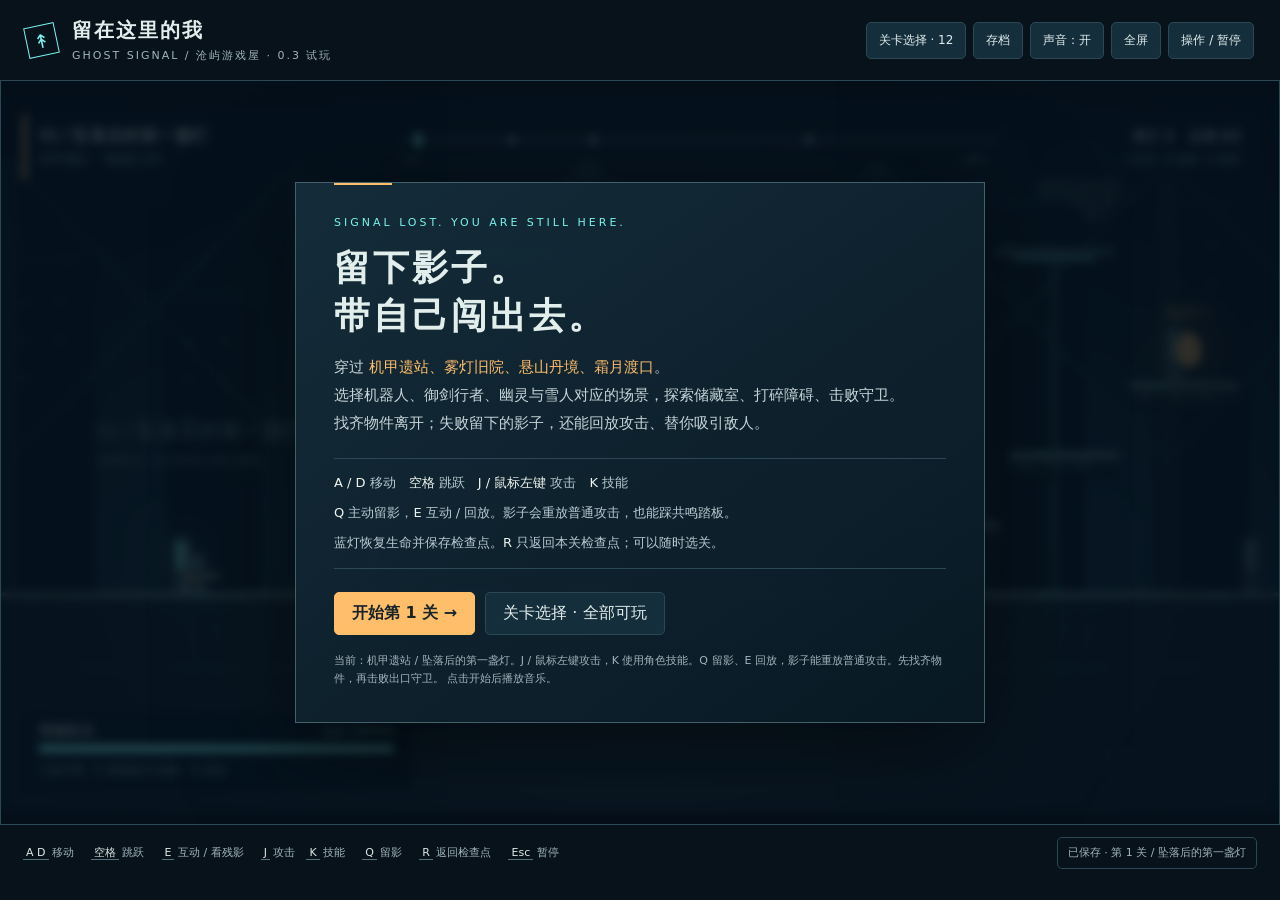
<file: play/ghost-signal/v0.3/game.html>
<!doctype html>
<html lang="zh-CN">
<head>
<meta charset="utf-8"><meta name="viewport" content="width=device-width,initial-scale=1,viewport-fit=cover">
<meta name="theme-color" content="#08131e"><meta name="description" content="侧面探索闯关试玩：12 关、4 种风格。死亡留下鬼魂，四种角色、战斗、主动留影与共鸣机关。可离线游玩。">
<title>留在这里的我 · 12 关探索战斗试玩 0.3 · 沧屿游戏屋</title>
<style>
:root{color-scheme:dark;--bg:#07121b;--panel:#10232f;--text:#e2eeec;--muted:#a2b5bb;--line:#2d4855;--cyan:#78f4ed;--amber:#ffbe6a}*{box-sizing:border-box}body{margin:0;background:var(--bg);color:var(--text);font-family:"Microsoft YaHei","PingFang SC",system-ui,sans-serif}button{font:inherit;color:inherit;cursor:pointer;border:1px solid var(--line);background:#142e3c;padding:10px 17px;border-radius:5px;transition:background .15s}button:hover{background:#254654}button:focus-visible,a:focus-visible,canvas:focus-visible{outline:2px solid var(--cyan);outline-offset:4px}button.primary{background:var(--amber);border-color:var(--amber);color:#19242a;font-weight:700}button.primary:hover{background:#ffcd91}button.subtle{background:transparent;color:var(--muted)}button:disabled{opacity:.55;cursor:default}header{max-width:1500px;margin:auto;padding:17px 26px;display:flex;align-items:center;justify-content:space-between;gap:16px}.brand{display:flex;gap:15px;align-items:center}.symbol{width:31px;height:31px;border:1px solid var(--cyan);transform:rotate(-12deg);display:grid;place-items:center;color:var(--cyan);font-size:19px}.brand h1{font-size:20px;letter-spacing:2px;margin:0 0 4px}.brand p{margin:0;color:var(--muted);font-size:11px;letter-spacing:2px}.tools{display:flex;gap:7px;flex-wrap:wrap;justify-content:flex-end}.tools button{font-size:12px;padding:9px 12px}.game-shell{position:relative;max-width:1500px;margin:0 auto;border:1px solid var(--line);background:#050c13;overflow:hidden;isolation:isolate}.canvas-wrap{height:min(calc(100dvh - 157px),843px);min-height:300px;display:flex;align-items:center;justify-content:center;background:#040b12}canvas{display:block;width:100%;height:100%;object-fit:contain;outline:none;touch-action:none}.overlay{position:absolute;inset:0;display:flex;align-items:center;justify-content:center;padding:24px;background:#05111cb8;backdrop-filter:blur(5px);z-index:3}.overlay[hidden]{display:none}.sheet{max-width:690px;width:100%;border:1px solid #43616a;background:linear-gradient(145deg,#152d3bf5,#081923f8);box-shadow:0 25px 100px #0008;padding:33px 38px;position:relative}.sheet:before{content:"";position:absolute;top:-1px;left:38px;width:58px;height:3px;background:var(--amber)}.eyebrow{color:var(--cyan);font-size:11px;letter-spacing:3px;margin:0 0 15px}.sheet h2{font-size:36px;font-weight:600;letter-spacing:3px;line-height:1.35;margin:0 0 13px}.sheet .lead{font-size:15px;color:#c6d5d8;line-height:1.85;margin:0 0 21px}.sheet .lead em{font-style:normal;color:var(--amber)}.brief{border-top:1px solid var(--line);border-bottom:1px solid var(--line);padding:14px 0;margin:0 0 23px;display:grid;gap:9px;font-size:13px;line-height:1.6;color:#b7cbd0}.brief b{color:#eff5ee;font-weight:500}.actions{display:flex;gap:10px;flex-wrap:wrap}.fine{font-size:11px;color:var(--muted);margin:17px 0 0;line-height:1.7}.sheet.compact{max-width:510px}.sheet.compact h2{font-size:28px}.stats{display:flex;gap:24px;padding:14px 0 23px}.stats strong{display:block;font-size:26px;color:var(--amber);font-weight:500}.stats span{font-size:11px;color:var(--muted)}.keyboard{max-width:1500px;margin:0 auto;padding:12px 23px;display:flex;justify-content:space-between;gap:15px;align-items:center;font-size:11px;color:var(--muted);line-height:1.8}.keyboard .keys{display:flex;gap:17px;flex-wrap:wrap}.keyboard button{font-size:11px;padding:5px 10px}.keyboard b{color:#e2eeec;font-weight:500}kbd{font:inherit;border-bottom:1px solid #54717c;padding:0 3px;color:#dbe9e6}.touch-controls{display:none;position:absolute;bottom:17px;left:18px;right:18px;justify-content:space-between;z-index:2;pointer-events:none}.touch-controls div{display:flex;gap:7px}.touch-controls button{pointer-events:auto;width:48px;height:52px;padding:5px;touch-action:none;background:#0e2739d9;user-select:none;font-size:17px}.touch-controls button.down{background:#397487}.touch-controls .jump{border-color:#ba9564;color:var(--amber);width:70px}.accessible{position:absolute;width:1px;height:1px;overflow:hidden;clip-path:inset(50%)}.help-controls{display:grid;grid-template-columns:100px 1fr;gap:10px;font-size:13px;color:var(--muted);margin:20px 0}.help-controls dt{color:var(--text)}.help-controls dd{margin:0}.game-shell:fullscreen{width:100vw;max-width:none;height:100dvh;border:0}.game-shell:fullscreen .canvas-wrap{height:100dvh}.game-shell:fullscreen .touch-controls{bottom:20px}@media(pointer:coarse){.touch-controls{display:flex}.keyboard .desktop-note{display:none}}@media(max-width:700px){header{padding:12px 14px}.brand h1{font-size:16px}.brand p{font-size:9px;letter-spacing:1px}.tools button{padding:8px;font-size:11px}.symbol{display:none}.sheet{padding:23px;max-height:100%;overflow:auto}.sheet h2{font-size:27px}.sheet .lead{font-size:13px}.brief{font-size:12px;margin-bottom:17px}.keyboard{padding:10px 14px}.keyboard .keys{gap:9px}.keyboard .note{display:none}.canvas-wrap{height:calc(100dvh - 150px);min-height:260px}.overlay{padding:14px}}@media(max-height:550px){header{padding:8px 16px}.brand h1{font-size:15px}.brand p{display:none}.canvas-wrap{height:calc(100dvh - 106px);min-height:210px}.sheet{padding:18px 25px;max-height:100%;overflow:auto}.sheet h2{font-size:25px}.sheet .lead{margin-bottom:10px}.brief{padding:8px 0;margin-bottom:13px;gap:3px}.fine{margin-top:8px}.eyebrow{margin-bottom:7px}.keyboard{padding:5px 16px}}@media(prefers-reduced-motion:reduce){*{transition:none!important}.overlay{backdrop-filter:none}}
.level-sheet{max-width:900px;max-height:calc(100dvh - 115px);overflow:auto}.level-grid{display:grid;grid-template-columns:repeat(3,minmax(0,1fr));gap:10px;margin:15px 0 23px}.level-card{text-align:left;padding:13px;background:#112633;min-height:90px}.level-card strong{display:block;font-size:14px;margin:6px 0}.level-card span{color:#b4c6ca;font-size:11px}.level-card.done{border-color:#6ba99b}.level-card.current{box-shadow:inset 3px 0 var(--amber)}.level-card .num{color:var(--amber);font-size:11px;letter-spacing:1px}@media(max-width:650px){.level-grid{grid-template-columns:repeat(2,minmax(0,1fr))}.level-card{padding:10px}.level-card strong{font-size:12px}.tools{gap:4px}.tools button{font-size:10px;padding:7px}.brand p{display:none}.brand h1{font-size:14px}}
@media(max-width:650px){.touch-controls{left:10px;right:10px;bottom:9px}.touch-controls div:last-child{max-width:68%;flex-wrap:wrap;justify-content:flex-end;gap:5px}.touch-controls button{width:38px;height:42px;font-size:14px}.touch-controls .jump{width:55px}.sheet{max-height:100%;overflow:auto}.tools button{padding:6px}.keyboard .keys{gap:7px}}
.sheet{max-height:100%;overflow:auto}
</style>
</head>
<body>
<header><div class="brand"><span class="symbol" aria-hidden="true">↟</span><div><h1>留在这里的我</h1><p>GHOST SIGNAL / 沧屿游戏屋 · 0.3 试玩</p></div></div><div class="tools"><button id="levels">关卡选择 · 12</button><button id="saves">存档</button><button id="audio" aria-pressed="true">声音：开</button><button id="fullscreen">全屏</button><button id="help">操作 / 暂停</button></div></header>
<main class="game-shell" id="shell"><div class="canvas-wrap"><canvas id="game" width="1280" height="720" tabindex="0" aria-label="侧面探索游戏。A D 或左右键移动，空格跳跃，E 互动，Esc 暂停。">请使用支持 Canvas 的现代浏览器打开此游戏。</canvas></div>
<section class="overlay" id="intro" aria-labelledby="intro-title"><div class="sheet"><p class="eyebrow">SIGNAL LOST. YOU ARE STILL HERE.</p><h2 id="intro-title">留下影子。<br>带自己闯出去。</h2><p class="lead">穿过 <em>机甲遗站、雾灯旧院、悬山丹境、霜月渡口</em>。<br>选择机器人、御剑行者、幽灵与雪人对应的场景，探索储藏室、打碎障碍、击败守卫。<br>找齐物件离开；失败留下的影子，还能回放攻击、替你吸引敌人。</p><div class="brief"><div><b>A / D</b> 移动　<b>空格</b> 跳跃　<b>J / 鼠标左键</b> 攻击　<b>K</b> 技能</div><div><b>Q</b> 主动留影，<b>E</b> 互动 / 回放。影子会重放普通攻击，也能踩共鸣踏板。</div><div>蓝灯恢复生命并保存检查点。<b>R</b> 只返回本关检查点；可以随时选关。</div></div><div class="actions"><button id="start" class="primary">开始第 1 关 →</button><button id="intro-levels">关卡选择 · 全部可玩</button><button id="fresh" class="subtle" hidden>从头开始</button></div><p class="fine" id="intro-note">建议电脑 + 键盘游玩。共 12 关，建议按顺序玩；也可直接选关。没有倒计时。<br>点击开始后播放原创合成音乐与音效，可随时关闭。</p></div></section>
<section class="overlay" id="pause" hidden aria-labelledby="pause-title"><div class="sheet compact"><p class="eyebrow">TAKE A BREATH</p><h2 id="pause-title">信号暂存</h2><p class="lead" id="pause-objective">找齐本关物件，前往右侧出口。</p><dl class="help-controls"><dt>A D / ← →</dt><dd>移动，允许自由折返</dd><dt>空格 / W / ↑</dt><dd>跳跃；轻按跳低，按住跳高</dd><dt>E</dt><dd>拾取能源、操作开关、回看鬼魂</dd><dt>J / 鼠标左键</dt><dd>普通攻击；可以按住连续使用</dd><dt>K</dt><dd>角色技能，有冷却时间</dd><dt>Q</dt><dd>留下近三秒行动及普通攻击，E 回放</dd><dt>R</dt><dd>返回当前关卡的最近检查点，不切换关卡</dd><dt>Esc / M / F</dt><dd>暂停 / 声音 / 全屏；L 可打开选关</dd></dl><div class="actions"><button id="resume" class="primary">继续探索</button><button id="pause-levels">关卡选择</button><button id="pause-saves">存档 / 导出</button><button id="return">返回检查点</button><button id="newrun" class="subtle">重新开始</button></div><p class="fine" id="save-state">进度仅保存在当前浏览器，不需要联网。</p></div></section>
<section class="overlay" id="reset" hidden aria-labelledby="reset-title"><div class="sheet compact"><p class="eyebrow">NEW SIGNAL</p><h2 id="reset-title">重新开始这一关？</h2><p class="lead">这会重置当前关卡的物件、机关和鬼魂。其他关卡的进度与通关记录保留。</p><div class="actions"><button id="confirm-reset" class="primary">重新开始本关</button><button id="cancel-reset">保留进度</button></div></div></section>
<section class="overlay" id="finish" hidden aria-labelledby="finish-title"><div class="sheet"><p class="eyebrow">SIGNAL FOUND / 本关完成</p><h2 id="finish-title">这一关，你走过去了。</h2><p class="lead" id="clear-note">那些没走到最后的你，替这次的你记住了路。</p><div class="stats"><div><strong id="end-deaths">0</strong><span>次信号中断</span></div><div><strong id="end-memory">0 / 3</strong><span>份航行记录</span></div><div><strong id="end-time">00:00</strong><span>探索用时 · 非评分</span></div></div><div class="actions"><button id="next" class="primary">下一关 →</button><button id="again">重玩本关</button><button id="clear-levels">选择关卡</button></div><p class="fine">可以重玩寻找遗漏的记录，也可以继续挑战下一关。</p></div></section>
<section class="overlay" id="level-menu" hidden aria-labelledby="levels-title"><div class="sheet level-sheet"><p class="eyebrow">12 SIGNALS / 四种场景</p><h2 id="levels-title">你想先走哪条路？</h2><p class="lead">每关都有独立的物件、战斗和检查点。点击关卡可开始或继续；不用从第一关重来。</p><div id="level-grid" class="level-grid"></div><div class="actions"><button id="close-levels">返回</button></div><p class="fine">所有关卡都可 Q 留影。影子能重放普通攻击、吸引敌人、触发共鸣踏板。进度会定时保存。</p></div></section>
<section class="overlay" id="save-menu" hidden aria-labelledby="save-title"><div class="sheet compact"><p class="eyebrow">YOUR JOURNEY</p><h2 id="save-title">保存这一路。</h2><p class="lead" id="save-description">进度会自动保存。下载一份存档，可以在换版本或换设备后导入继续。</p><div class="actions"><button id="export-save" class="primary">下载存档</button><button id="import-save">导入存档</button><button id="close-save">返回</button></div><input id="save-file" type="file" accept="application/json,.json" hidden><p class="fine" id="transfer-status" role="status"></p></div></section>
<div class="touch-controls" id="touch"><div><button data-hold="left" aria-label="向左移动">←</button><button data-hold="right" aria-label="向右移动">→</button></div><div><button data-hold="attack" aria-label="普通攻击">J</button><button data-hold="skill" aria-label="角色技能">K</button><button data-hold="record" aria-label="主动留影">Q</button><button data-hold="interact" aria-label="互动">E</button><button data-hold="jump" class="jump" aria-label="跳跃">跳跃</button></div></div>
<div class="accessible" role="status" aria-live="polite" id="status"></div></main>
<footer class="keyboard"><div class="keys"><span><kbd>A D</kbd> 移动</span><span><kbd>空格</kbd> 跳跃</span><span><kbd>E</kbd> 互动 / 看残影</span><span><kbd>J</kbd> 攻击　<kbd>K</kbd> 技能</span><span><kbd>Q</kbd> 留影</span><span><kbd>R</kbd> 返回检查点</span><span><kbd>Esc</kbd> 暂停</span></div><button id="save-indicator" class="subtle">进度：等待保存</button></footer>
<script>(function(root){'use strict';
const THEMES={
 mech:{name:'机甲遗站',sky:['#06121f','#163647'],ground:'#182d3b',edge:'#86a8ae',glow:'#7cece3',accent:'#ffc16f',exit:'UFO',resource:'能源芯',music:0},
 haunt:{name:'雾灯旧院',sky:['#100e20','#2c243d'],ground:'#302a36',edge:'#aa98a6',glow:'#a6e0cb',accent:'#e8b782',exit:'院门',resource:'铜钥',music:1},
 alchemy:{name:'悬山丹境',sky:['#10252c','#34544f'],ground:'#334c49',edge:'#c2c5a0',glow:'#b7edb3',accent:'#ffce83',exit:'渡舟',resource:'灵火',music:2},
 frost:{name:'霜月渡口',sky:['#0b1e32','#345774'],ground:'#29465f',edge:'#c4e5ec',glow:'#a0eaff',accent:'#f7b9a0',exit:'雪橇',resource:'热核',music:3}
};
// Each authored sequence changes routes and hazard order, rather than recolouring one map.
const SPECS=[
 ['坠落后的第一盏灯','mech',['spike','steps','press'],1,'先熟悉跳跃。冲压机可以断电，蓝灯是检查点。'],
 ['院里有人来过','haunt',['pit','dart','steps','crumble'],1,'看红灯，也看脚下。死亡残影会记住出事的位置。'],
 ['风从山下起','alchemy',['wind','steps','pit','laser'],2,'青色气流会托住跳跃；灵火都在高处。'],
 ['刹不住的月光','frost',['spike','icepit','steps','crumble'],2,'冰上有惯性。松开方向后会滑一段，提前减速。'],
 ['再走一次的影子','mech',['water','steps','relay','press'],2,'Q 留下最近三秒的影子，E 回放。影子经过共鸣踏板，也能开门。'],
 ['纸灯照不到的路','haunt',['dart','pit','press','steps','laser'],2,'机关开始交替出现。回看鬼魂，可以先观察再行动。'],
 ['借风越断桥','alchemy',['steps','wind','longpit','laser','crumble'],2,'风口之后是断桥。起跳前先看清落脚的位置。'],
 ['薄冰下的回声','frost',['icepit','steps','laser','spike','crumble'],2,'冰面和机关组合出现。检查点仍然保留已经拿到的热核。'],
 ['停在门前的我','mech',['press','steps','water','relayHard','dart'],3,'共鸣门需要一个留在踏板上的影子。也可以从高处绕过。'],
 ['旧院无声处','haunt',['pit','dart','steps','press','laser','relay'],3,'不要只盯着前方；高处和身后也可能有路。'],
 ['一炉三味火','alchemy',['wind','steps','laser','longpit','press','steps'],3,'较长的探索段。带齐三枚灵火，便能在尽头乘舟离开。'],
 ['把最后的路留给你','frost',['icepit','laser','steps','crumble','relayHard','dart','steps'],3,'把惯性、机关和留影放在一起用。最后一次，也可以慢慢来。']
];
function buildBase(index){const [name,theme,sequence,count,hint]=SPECS[index],tier=Math.floor(index/4),L={id:index,name,theme,palette:THEMES[theme],tier,hint,width:0,height:1040,platforms:[],hazards:[],switches:[],cells:[],records:[],checkpoints:[],relays:[],gates:[],winds:[],route:[],start:{x:150,y:778},exit:null};
 let x=360;const gapRanges=[];let n=0;
 function p(x,y,w,h=26){L.platforms.push({x,y,w,h});}
 function cp(x,y=820){L.checkpoints.push({id:L.checkpoints.length,x,y,name:'信标 '+(L.checkpoints.length+1)});}
 function sw(id,x,target,label){L.switches.push({id,x,y:820,target,label,done:'机关已停用 / 捷径已开启'});}
 function move(x,jump=false){L.route.push({x,jump});}
 cp(180);move(300);
 for(const type of sequence){const start=x,id='h'+n++,w=type==='water'?690:type.startsWith('relay')?660:440;
  cp(start+12);
  if(type==='spike'){const hx=start+210;L.hazards.push({id,type:'spike',x:hx,y:805,w:60+tier*9,h:15});move(hx-67);move(hx+100,true);move(start+w-20);}
  if(type==='pit'||type==='longpit'||type==='icepit'){
   const hx=start+200,gw=type==='longpit'?138:type==='icepit'?118:104+tier*10;gapRanges.push([hx,hx+gw]);L.hazards.push({id,type:'pit',x:hx,y:940,w:gw,h:90});
   // Optional upper shelf is reachable from the launch ledge and contains a flight record.
   p(start+34,730,100);L.records.push({id:L.records.length,x:start+80,y:695});
   if(tier===0&&type==='pit'){const sid='bridge'+id;sw(sid,start+140,id,'展开桥板');L.bridges??=[];L.bridges.push({id:sid,x:hx,y:820,w:gw,h:26});}
   move(hx-48);move(hx+gw+24,true);move(start+w-20);
  }
  if(type==='steps'){
   p(start+90,750,110);p(start+210,680,110);p(start+330,610,110);
   move(start+35);move(start+145,true);move(start+265,true);move(start+380,true);
   L.cellSites??=[];L.cellSites.push({x:start+390,y:576,routeIndex:L.route.length});cp(start+375,610);L.route.push({collectSite:L.cellSites.length-1});move(start+w+40);
  }
  if(type==='press'){
   const hx=start+230;L.hazards.push({id,type:'press',x:hx,y:480,w:72,h:340,phase:tier*.65});
   if(tier===0){sw('off'+id,start+110,id,'切断冲压电源');move(start+100);L.route.push({use:'off'+id});}
   move(hx-65);L.route.push({waitFor:id});move(hx+110);move(start+w-20);
  }
  if(type==='laser'){
   const hx=start+220;L.hazards.push({id,type:'laser',x:hx,y:735,w:10,h:85,phase:tier*.55});
   if(tier===0){sw('off'+id,start+95,id,'关闭光栅');move(start+90);L.route.push({use:'off'+id});}
   move(hx-65);L.route.push({waitFor:id});move(hx+90);move(start+w-20);
  }
  if(type==='dart'){
   L.hazards.push({id,type:'dart',x:start+100,y:820,w:240,h:20});move(start+140);move(start+365,true);move(start+w-20);
  }
  if(type==='crumble'){
   const hx=start+185;L.hazards.push({id,type:'crumble',x:hx,y:820,w:120,h:25});move(hx-65);move(hx+145,true);move(start+w-20);
  }
  if(type==='water'){
   const hx=start+215;L.hazards.push({id,type:'water',x:hx,y:802,w:330,h:18});
   p(start+70,750,110);p(start+210,710,130);p(start+410,710,140);
   if(tier<2){sw('off'+id,start+35,id,'关闭漏电');move(start+30);L.route.push({use:'off'+id});move(start+w-20);}
   else{move(start+20);move(start+115,true);move(start+265,true);move(start+465,true);move(start+w-20);}
  }
  if(type==='wind'){
   L.winds.push({x:start+70,y:570,w:260,h:250,lift:620});p(start+190,660,170);L.records.push({id:L.records.length,x:start+280,y:625});
   move(start+60);move(start+270,true);move(start+w-20);
  }
  if(type==='relay'||type==='relayHard'){
   const plateX=start+135,gateX=start+340;L.relays.push({id,x:plateX,y:820,w:75});L.gates.push({id,x:gateX,y:620,w:26,h:200});
   // Both routes are real: a replay holds the lower gate, or four jumps cross the upper stair.
   p(start+15,750,95);p(start+125,675,95);p(start+235,600,95);p(start+345,525,120);
   L.records.push({id:L.records.length,x:start+400,y:490});
   move(plateX);L.route.push({recordPlate:id});move(gateX+90);move(start+w-20);
  }
  x+=w;
 }
 L.width=x+450;L.exit={x:x+230,y:820,label:THEMES[theme].exit};move(x+220);L.route.push({exit:true});
 // Cells are placed on distinct elevated branches; later stages add guarded floor caches.
 const sites=L.cellSites||[];for(let i=0;i<count;i++){
  let site=sites[i];if(!site){const chunkStart=360+sequence.slice(0,Math.min(sequence.length-1,2+i)).reduce((sum,t)=>sum+(t==='water'?690:t.startsWith('relay')?660:440),0);
   site={x:chunkStart+55,y:786,routeIndex:L.route.findIndex(a=>a.x>chunkStart+55)};
  }L.cells.push({id:i,x:site.x,y:site.y,name:THEMES[theme].resource+' '+(i+1),site:i<sites.length?i:null});
 }
 // Insert pickups at physically visited floor positions; upper cache pickups use authored stops.
 const enriched=[];for(const a of L.route){if(a.collectSite!==undefined){const cell=L.cells.find(c=>c.site===a.collectSite);if(cell)enriched.push({cell:cell.id});continue;}
  if(a.x!==undefined){for(const c of L.cells.filter(c=>c.site===null&&!c.inserted)){const prev=[...enriched].reverse().find(q=>q.x!==undefined);if(prev&&prev.x<=c.x&&a.x>=c.x){enriched.push({x:c.x-10});enriched.push({cell:c.id});c.inserted=true;}}}enriched.push(a);}
 L.route=enriched;for(const c of L.cells)delete c.inserted;
 let from=0;for(const [a,b]of gapRanges.sort((a,b)=>a[0]-b[0])){p(from,820,a-from,220);from=b;}p(from,820,L.width-from,220);
 return L;
}
function expand(index){
 const L=buildBase(index),tier=L.tier,origin=L.width-300;
 L.originalWidth=L.width;L.enemies=[];L.blocks=[];L.supplies=[];L.targets=[];L.areas=[];
 L.role={mech:'维修机兵',haunt:'提灯幽灵',alchemy:'御剑行者',frost:'雪球旅人'}[L.theme];
 L.hint='J / 鼠标左键攻击，K 使用角色技能。Q 留影、E 回放，影子能重放普通攻击。先找齐物件，再击败出口守卫。';
 if(L.theme==='frost')L.hint+='冰面有更快的滑行，提前减速。';
 // Retain the original obstacle route, then open substantial rooms with return paths.
 L.route=L.route.filter(a=>!a.exit&&!(a.x>=origin));
 L.platforms=L.platforms.filter(q=>q.y!==820||q.h<100).concat(L.platforms.filter(q=>q.y===820&&q.h>=100).map(q=>q.x+q.w>=L.width?{...q,w:origin-q.x}:q));
 function p(x,y,w,h=26){L.platforms.push({x,y,w,h});}
 function cp(x,y,name){L.checkpoints.push({id:L.checkpoints.length,x,y,name});}
 function move(x,jump=false){L.route.push({x,jump});}
 function enemy(id,x,y,kind,extra={}){L.enemies.push({id,x,y,w:kind==='guardian'?50:30,h:kind==='guardian'?64:42,kind,hp:kind==='guardian'?200+tier*100:kind==='shield'?100+tier*20:65+tier*18,range:kind==='ranged'?480:kind==='guardian'?620:55,patrol:60,...extra});}
 let x=origin;
 const roomCount=3+tier;
 for(let i=0;i<roomCount;i++){
  const start=x,cache=i===0||i===roomCount-1,mirror=(index+i)%2===0,span=cache?1260:1060;
  L.areas.push({x:start+35,y:560,name:cache?'回廊 '+(i+1)+' / '+L.palette.resource+'储藏室':'警戒区 '+(i+1)+' / 战斗与补给',hint:cache?'高处有物件，沿阶梯探索。':'J 攻击 / K 技能；也可以借鬼魂吸引守卫。'});
  p(start,820,span,220);cp(start+75,820,'回廊 '+(i+1));L.supplies.push({id:'aid-'+i,x:start+110,y:798,amount:40});
  if(cache){
   let chest,wall;
   if(mirror){
    p(start+150,600,460);p(start+610,675,120);p(start+750,750,130);
    chest={x:start+230,y:566};wall={id:'cache-'+i,x:start+330,y:530,w:28,h:70,hp:44+tier*16};L.blocks.push(wall);
    enemy('upper-'+i,start+250,558,'ranged',{patrol:0});
    move(start+680);move(start+805,true);move(start+670,true);move(start+550,true);move(start+380);L.route.push({break:wall.id});move(chest.x-8);
   }else{
    p(start+100,750,120);p(start+240,675,120);p(start+380,600,620);
    chest={x:start+900,y:566};wall={id:'cache-'+i,x:start+750,y:530,w:28,h:70,hp:44+tier*16};L.blocks.push(wall);
    enemy('upper-'+i,start+925,558,'ranged',{patrol:0});
    move(start+40);move(start+155,true);move(start+295,true);move(start+440,true);move(start+690);L.route.push({break:wall.id});move(chest.x-8);
   }
   const id=L.cells.length;L.cells.push({id,x:chest.x,y:chest.y,name:L.palette.resource+' '+(id+1),site:null});L.route.push({cell:id});cp(chest.x,600,'上层储藏室 '+(i+1));
   enemy('patrol-'+i,start+460,778,tier>0?'shield':'walker');
   move(start+1130);L.records.push({id:L.records.length,x:start+1095,y:706});p(start+1020,740,140);L.supplies.push({id:'upper-aid-'+i,x:chest.x+42,y:578,amount:30});
  }else{
   enemy('guard-'+i,start+400,778,'shield');enemy('sentry-'+i,start+790,778,'ranged',{patrol:0});
   const block={id:'rubble-'+i,x:start+590,y:754,w:38,h:66,hp:50+tier*18};L.blocks.push(block);
   // A low obstacle can be destroyed or crossed from a higher supply ledge.
   p(start+175,740,130);p(start+320,660,220);L.records.push({id:L.records.length,x:start+455,y:625});
   move(start+360);L.route.push({fight:'guard-'+i});move(start+535);L.route.push({break:block.id});move(start+730);L.route.push({fight:'sentry-'+i});move(start+990);
  }
  move(start+span-35);x+=span;
 }
 const finish=x;L.areas.push({x:finish+35,y:545,name:'最后的守门者',hint:'击败守卫后，带齐物件离开。重放攻击的影子也能帮你。'});
 p(finish,820,1000,220);cp(finish+75,820,'出口前哨');L.supplies.push({id:'final-aid',x:finish+110,y:798,amount:55});
 const guardian={id:'guardian',x:finish+510,y:756,kind:'guardian',patrol:40};enemy('guardian',guardian.x,guardian.y,'guardian');
 move(finish+395);L.route.push({fight:'guardian'});L.width=finish+1000;L.exit={x:finish+840,y:820,label:L.palette.exit};move(finish+830);L.route.push({exit:true});
 // Distinct entry silhouettes and role labels make returning to a chapter unambiguous.
 L.areas.unshift({x:95,y:665,name:String(index+1).padStart(2,'0')+' / '+L.name,hint:L.role+' · 本关检查点独立保存'});
 return L;
}
const LEVELS=SPECS.map((_,i)=>expand(i));
const api={THEMES,LEVELS};if(typeof module!=='undefined'&&module.exports)module.exports=api;else root.GhostLevels=api;
})(typeof globalThis!=='undefined'?globalThis:this);
</script>
<script>(function(root){'use strict';
const ROLES={mech:{name:'维修机兵',speed:270,attack:'脉冲弹',skill:'震荡脉冲',damage:23,cooldown:.24,reach:650,skillCD:4.4},haunt:{name:'提灯幽灵',speed:285,attack:'魂焰',skill:'幽行',damage:25,cooldown:.29,reach:580,skillCD:4},alchemy:{name:'御剑行者',speed:290,attack:'剑斩',skill:'飞剑',damage:32,cooldown:.3,reach:106,skillCD:3.8},frost:{name:'雪球旅人',speed:320,attack:'雪球',skill:'冰震',damage:20,cooldown:.25,reach:650,skillCD:4.8}};
function init(s,L){Object.assign(s.player,{hp:100,maxHp:100,invuln:0,phase:0,attackFlash:0,skillFlash:0});s.enemies=L.enemies.map(e=>({...e,maxHp:e.hp,anchor:e.x,face:-1,windup:0,cooldown:.7,stun:0,slow:0,flash:0}));s.blocks=L.blocks.map(b=>({...b,maxHp:b.hp}));s.projectiles=[];s.attackCD=0;s.skillCD=0;s.kills=0;s.usedSupplies=[];s.shotSinceRecord=false;s.echoTarget=null;s.swings=[];}
function aimBox(p,range,face){return{x:face>0?p.x+p.w/2:p.x+p.w/2-range,y:p.y-10,w:range,h:p.h+20};}
function hitEnemy(s,e,damage,A,from,stun=0,bypass=false){if(e.hp<=0)return;const front=from===undefined?false:(from-e.x)*e.face>0;const shield=e.kind==='shield'&&front&&e.stun<=0&&!bypass;e.hp=Math.max(0,e.hp-damage*(shield?.45:1));e.flash=.13;e.stun=Math.max(e.stun,stun);if(stun)e.windup=0;A.emit(s,'impact',{x:e.x+e.w/2,y:e.y+15,amount:Math.round(damage*(shield?.45:1)),shield});if(e.hp<=0){s.kills++;A.emit(s,'enemy-down',{x:e.x,y:e.y,kind:e.kind});A.emit(s,'save');}}
function hitBlock(s,b,damage,A){if(b.hp<=0)return;b.hp=Math.max(0,b.hp-damage);A.emit(s,'impact',{x:b.x+b.w/2,y:b.y+20,amount:Math.round(damage)});if(b.hp<=0){A.emit(s,'break',{x:b.x,y:b.y});A.notice(s,'障碍已破坏 · 这条路保持畅通。');A.emit(s,'save');}}
function spawn(s,p,face,theme,echo=false,power=1,skill=false){const R=ROLES[theme];s.projectiles.push({x:p.x+p.w/2+face*21,y:p.y+p.h*.48,w:theme==='frost'?12:20,h:theme==='haunt'?14:8,vx:face*(theme==='haunt'?450:theme==='frost'?540:700),vy:0,life:skill?1.15:1,owner:echo?'echo':'player',theme,damage:(skill?48:R.damage)*power,slow:theme==='frost'?2.2:0,pierce:skill?2:0,skill});}
function attack(s,A,echo=null){const theme=A.level(s).theme,R=ROLES[theme],p=echo?{...echo,w:26,h:42}:s.player,face=p.face||1;if(!echo&&s.attackCD>0)return;
 if(!echo){s.attackCD=R.cooldown;s.player.attackFlash=.14;s.shotSinceRecord=true;A.emit(s,'attack',{theme});}
 if(theme==='alchemy'){const box=aimBox(p,R.reach,face);for(const e of s.enemies)if(e.hp>0&&A.overlap(box,e))hitEnemy(s,e,R.damage*(echo?.55:1),A,p.x,0);for(const b of s.blocks)if(b.hp>0&&A.overlap(box,b))hitBlock(s,b,R.damage*(echo?.55:1),A);s.swings.push({x:p.x+13,y:p.y+21,face,theme,echo:!!echo,life:.15});}
 else spawn(s,p,face,theme,!!echo,echo?.55:1);
}
function skill(s,A){if(s.skillCD>0)return;const theme=A.level(s).theme,R=ROLES[theme],p=s.player;s.skillCD=R.skillCD;p.skillFlash=.35;A.emit(s,'skill',{theme});
 if(theme==='haunt'){p.phase=1.1;p.invuln=Math.max(p.invuln,1.1);for(const e of s.enemies)if(e.hp>0&&Math.hypot(e.x-p.x,e.y-p.y)<150)hitEnemy(s,e,35,A,p.x,1.4,true);A.notice(s,'幽行 · 短暂免疫敌人与机关伤害，坠落仍会死亡。');}
 else if(theme==='alchemy')spawn(s,p,p.face,theme,false,1,true);
 else{const radius=theme==='frost'?185:155;for(const e of s.enemies)if(e.hp>0&&Math.hypot(e.x-p.x,e.y-p.y)<radius)hitEnemy(s,e,theme==='frost'?38:44,A,p.x,theme==='frost'?2.5:1.8,true);for(const b of s.blocks)if(b.hp>0&&Math.hypot(b.x-p.x,b.y-p.y)<radius)hitBlock(s,b,48,A);}
}
function damage(s,amount,A,from,cause='守卫攻击'){const p=s.player;if(s.mode!=='playing'||p.invuln>0||p.phase>0||s.grace>0)return;p.hp=Math.max(0,p.hp-amount);p.invuln=.85;p.vx+=(p.x<from?-1:1)*140;A.emit(s,'hurt',{x:p.x,y:p.y,amount});if(p.hp<=0)A.die(s,cause);}
function update(s,input,dt,A){const L=A.level(s),p=s.player;s.attackCD=Math.max(0,s.attackCD-dt);s.skillCD=Math.max(0,s.skillCD-dt);for(const k of ['invuln','phase','attackFlash','skillFlash'])p[k]=Math.max(0,p[k]-dt);
 if(input.attack)attack(s,A);if(input.skill)skill(s,A);
 for(const e of s.enemies){if(e.hp<=0)continue;e.flash=Math.max(0,e.flash-dt);e.stun=Math.max(0,e.stun-dt);e.slow=Math.max(0,e.slow-dt);e.cooldown=Math.max(0,e.cooldown-dt);if(e.stun>0)continue;
  const echo=s.echoTarget;let target=p,decoy=false;if(echo&&Math.abs(echo.y-e.y)<120&&Math.abs(echo.x-e.x)<Math.abs(p.x-e.x)+110){target=echo;decoy=true;}
  const dx=target.x-e.x,dy=Math.abs(target.y-e.y),dist=Math.abs(dx);if(!e.windup)e.face=dx>0?1:-1;
  if(e.windup>0){e.windup-=dt;if(e.windup<=0){if(e.kind==='ranged'||(e.kind==='guardian'&&e.attackMode==='bolt')){const t=e.lockedTarget||p,ox=e.x+e.w/2,oy=e.y+e.h*.45,tx=t.x+13,ty=t.y+20,len=Math.hypot(tx-ox,ty-oy)||1;s.projectiles.push({x:ox,y:oy,w:12,h:8,vx:(tx-ox)/len*(285+L.tier*25),vy:(ty-oy)/len*(285+L.tier*25),life:2.3,owner:'enemy',theme:L.theme,damage:e.kind==='guardian'?23+L.tier*3:18+L.tier*3});}
    else if(e.kind==='guardian'){A.emit(s,'stomp',{x:e.x+e.w/2,y:820});if(!e.lockedDecoy&&Math.abs(p.x-e.x)<160&&p.grounded&&Math.abs(p.y-e.y)<100)damage(s,25+L.tier*4,A,e.x,'守门者震击');}
    else if(!e.lockedDecoy&&Math.abs(p.x-e.x)<85&&Math.abs(p.y-e.y)<65)damage(s,16+L.tier*3,A,e.x,'守卫近身攻击');
    e.cooldown=e.kind==='guardian'?1.3:e.kind==='ranged'?1.65:1.1;e.lockedTarget=null;}
   continue;}
  if(dy<120&&dist<e.range&&e.cooldown<=0){e.windup=e.kind==='guardian'?.85:e.kind==='ranged'?.7:.58;e.lockedTarget={x:target.x,y:target.y};e.lockedDecoy=decoy;e.attackMode=e.kind==='guardian'&&dist>145?'bolt':'stomp';continue;}
  if(e.kind!=='ranged'&&e.kind!=='guardian'){const speed=(e.slow>0?30:65+L.tier*10);if(dy<80&&dist<370&&dist>46)e.x+=Math.sign(dx)*speed*dt;else if(dist>370&&e.patrol>0)e.x+=e.face*speed*.35*dt;e.x=A.clamp(e.x,e.anchor-e.patrol,e.anchor+e.patrol);}
 }
 const solid=A.solids(s);
 for(const q of s.projectiles){q.x+=q.vx*dt;q.y+=q.vy*dt;q.life-=dt;if(q.life<=0)continue;
  if(q.owner==='enemy'){
   if(s.echoTarget&&A.overlap(q,{x:s.echoTarget.x,y:s.echoTarget.y,w:26,h:42})){q.life=0;A.emit(s,'ghost-block',{x:q.x,y:q.y});continue;}
   if(A.overlap(q,p)){damage(s,q.damage,A,q.x,'远程守卫攻击');q.life=0;}
  }else{
   for(const b of s.blocks)if(b.hp>0&&A.overlap(q,b)){hitBlock(s,b,q.damage,A);q.life=0;break;}
   if(q.life>0)for(const e of s.enemies)if(e.hp>0&&A.overlap(q,e)&&q.lastHit!==e.id){hitEnemy(s,e,q.damage,A,q.x-Math.sign(q.vx)*40,0);if(q.slow)e.slow=q.slow;q.lastHit=e.id;if(q.pierce>0)q.pierce--;else q.life=0;break;}
  }
  if(q.life>0)for(const b of solid)if(A.overlap(q,b)){q.life=0;break;}
 }
 s.projectiles=s.projectiles.filter(q=>q.life>0);for(const swing of s.swings)swing.life-=dt;s.swings=s.swings.filter(q=>q.life>0);
 for(const h of L.supplies)if(!s.usedSupplies.includes(h.id)&&p.hp<p.maxHp&&Math.hypot(p.x+13-h.x,p.y+20-h.y)<36){p.hp=Math.min(p.maxHp,p.hp+h.amount);s.usedSupplies.push(h.id);A.notice(s,'恢复 '+h.amount+' 点生命');A.emit(s,'heal');A.emit(s,'save');}
}
const api={ROLES,init,attack,skill,update,damage};if(typeof module!=='undefined'&&module.exports)module.exports=api;else root.GhostCombat=api;
})(typeof globalThis!=='undefined'?globalThis:this);
</script>
<script>(function(root){'use strict';
const DATA=typeof module!=='undefined'&&module.exports?require('./levels.js'):root.GhostLevels;
const Combat=typeof module!=='undefined'&&module.exports?require('./combat.js'):root.GhostCombat;
const {LEVELS,THEMES}=DATA,GRAVITY=1740,SPEED=285,JUMP=650;
const clamp=(v,a,b)=>Math.max(a,Math.min(b,v));
const overlap=(a,b)=>a.x<b.x+b.w&&a.x+a.w>b.x&&a.y<b.y+b.h&&a.y+a.h>b.y;
const level=s=>LEVELS[s.levelIndex]||LEVELS[0];
function fresh(index=0){const L=LEVELS[index]||LEVELS[0];const s={version:3,levelIndex:L.id,time:0,elapsed:0,mode:'title',player:{x:L.start.x,y:L.start.y,w:26,h:42,vx:0,vy:0,grounded:false,face:1,coyote:0,jumpBuffer:0},flags:{},cells:[],memories:[],ghosts:[],checkpoint:0,checkpointLevel:L.id,deaths:0,path:[],recordTick:0,deadFor:0,grace:0,events:[],notice:'',noticeFor:0,replay:null,relayCharge:{},trapTimes:{},cracks:{},broken:{},recordCooldown:0};Combat.init(s,L);return s;}
function emit(s,type,data={}){s.events.push({type,...data});}
function notice(s,t){s.notice=t;s.noticeFor=4;emit(s,'notice',{text:t});}
function disabled(s,h){return level(s).switches.some(o=>o.target===h.id&&s.flags[o.id]);}
function hazardState(s,h){const phase=(s.time+(h.phase||0))%4.8;
 if(h.type==='press'){const ext=phase<2.65?0:phase<3.15?(phase-2.65)/.5:phase<3.85?1:1-(phase-3.85)/.95;return{bottom:disabled(s,h)?620:620+clamp(ext,0,1)*196,warning:phase>2.05&&phase<2.65,safe:disabled(s,h)||phase<2.05};}
 if(h.type==='laser'){const t=(s.time+(h.phase||0))%4.5;return{on:!disabled(s,h)&&t>1.8,warning:!disabled(s,h)&&t>1.25&&t<=1.8,safe:disabled(s,h)||t<.5};}
 return{on:!disabled(s,h)};
}
function solids(s){const L=level(s),a=L.platforms.slice();for(const b of s.blocks||[])if(b.hp>0)a.push(b);for(const b of L.bridges||[])if(s.flags[b.id])a.push(b);for(const gate of L.gates)if(!(s.relayCharge[gate.id]>0)&&!overlap(s.player,gate))a.push(gate);return a;}
function interactions(s){const p=s.player,L=level(s),cx=p.x+13,cy=p.y+21,near=(x,y,d=78)=>Math.hypot(cx-x,cy-(y-22))<d,out=[];
 for(const c of L.cells)if(!s.cells.includes(c.id)&&near(c.x,c.y+20,70))out.push({kind:'cell',id:c.id,label:'取走'+c.name,x:c.x,y:c.y-26});
 for(const o of L.switches)if(!s.flags[o.id]&&near(o.x,o.y))out.push({kind:'switch',id:o.id,label:o.label,x:o.x,y:o.y-70});
 const gs=s.ghosts.filter(g=>Math.hypot(g.x-cx,g.y-cy)<100).sort((a,b)=>Math.hypot(a.x-cx,a.y-cy)-Math.hypot(b.x-cx,b.y-cy));if(gs[0])out.push({kind:'ghost',id:gs[0].id,label:'回放残影 · '+gs[0].cause,x:gs[0].x,y:gs[0].y-60});
 if(near(L.exit.x,L.exit.y,110))out.unshift({kind:'exit',label:s.cells.length===L.cells.length?'启动'+L.exit.label+' · 离开这里':'还缺 '+(L.cells.length-s.cells.length)+' 枚'+L.palette.resource,x:L.exit.x,y:L.exit.y-90});
 return out;
}
function record(s){if(s.recordCooldown>0){notice(s,'等影子稳定一下。');return;}if(s.path.length<8){notice(s,'先走动或停留片刻，留下最近三秒的轨迹。');return;}
 const p=s.player,id='manual-'+Math.round(s.time*1000);s.ghosts.push({id,x:p.x+13,y:p.y+20,cause:'主动留影',manual:true,path:s.path.map(v=>({...v})),time:s.time});if(s.ghosts.length>32)s.ghosts.shift();s.recordCooldown=1;notice(s,'影子已留下 · 靠近按 E 回放。共鸣踏板可以被回放中的影子触发。');emit(s,'ghost');emit(s,'save');}
function interact(s){const o=interactions(s)[0],L=level(s);if(!o)return;
 if(o.kind==='cell'){s.cells.push(o.id);emit(s,'cell');notice(s,L.palette.resource+' '+s.cells.length+'/'+L.cells.length+' · 已保存，死亡不会丢失。');emit(s,'save');}
 if(o.kind==='switch'){s.flags[o.id]=true;emit(s,'switch');notice(s,L.switches.find(q=>q.id===o.id).done);emit(s,'save');}
 if(o.kind==='ghost'){const g=s.ghosts.find(g=>g.id===o.id);s.replay={ghost:g,t:0};notice(s,g.manual?'残影正在回放 · 你可以同时自由行动。':'死亡回放：'+g.cause+'。再试一次，或者换条路。');emit(s,'ghost');}
 if(o.kind==='exit'){if(s.enemies.some(e=>e.id==='guardian'&&e.hp>0)){notice(s,'出口守卫仍在警戒。J 攻击、K 技能，回放中的影子也能帮忙。');return;}if(s.cells.length<L.cells.length)notice(s,'还没有找齐'+L.palette.resource+'。可以回头找找高处和岔路。');else{s.mode='won';emit(s,'win');emit(s,'save');}}
}
function die(s,cause){if(s.mode!=='playing'||s.grace>0||(s.player.phase>0&&cause!=='坠入深处'))return false;const p=s.player,L=level(s);s.deaths++;s.ghosts.push({id:'death-'+s.deaths,x:clamp(p.x+13,30,L.width-30),y:clamp(p.y+20,150,895),cause,path:s.path.map(v=>({...v})),time:s.time});if(s.ghosts.length>32)s.ghosts.shift();s.mode='dead';s.deadFor=.6;s.replay=null;emit(s,'death',{x:p.x,y:p.y,cause});emit(s,'save');return true;}
function respawn(s){const L=level(s);if(s.checkpointLevel!==L.id||!L.checkpoints[s.checkpoint])s.checkpoint=0;s.checkpointLevel=L.id;const cp=L.checkpoints[s.checkpoint];Object.assign(s.player,{x:cp.x,y:cp.y-42,vx:0,vy:0,grounded:false,coyote:0,jumpBuffer:0,hp:100,invuln:0,phase:0});s.path=[];s.grace=.9;s.mode='playing';s.trapTimes={};s.cracks={};s.projectiles=[];s.replay=null;s.echoTarget=null;for(const e of s.enemies){e.windup=0;e.cooldown=.8;}emit(s,'respawn',{levelIndex:L.id,checkpoint:s.checkpoint});}
function returnCheckpoint(s){const index=s.levelIndex;respawn(s);if(s.levelIndex!==index)throw Error('Checkpoint changed level');notice(s,'已返回第 '+(index+1)+' 关 · '+level(s).checkpoints[s.checkpoint].name+'，物件和战斗进度保留。');emit(s,'save');}
function start(s){if(s.mode==='title'||s.mode==='paused')s.mode='playing';}
function step(s,input={},dt=1/120){dt=Math.min(dt,1/30);if(s.mode==='dead'){s.deadFor-=dt;if(s.deadFor<=0)respawn(s);return;}if(s.mode!=='playing')return;
 const L=level(s),p=s.player;s.time+=dt;s.elapsed+=dt;s.grace=Math.max(0,s.grace-dt);s.recordCooldown=Math.max(0,s.recordCooldown-dt);s.noticeFor=Math.max(0,s.noticeFor-dt);
 s.recordTick+=dt;if(s.recordTick>.045){s.recordTick=0;s.path.push({x:p.x,y:p.y,face:p.face,attack:s.shotSinceRecord});s.shotSinceRecord=false;if(s.path.length>68)s.path.shift();}
 if(input.record)record(s);if(input.interact)interact(s);if(s.mode!=='playing')return;if(input.restart){returnCheckpoint(s);return;}
 for(const r of L.relays)s.relayCharge[r.id]=Math.max(0,(s.relayCharge[r.id]||0)-dt);
 s.echoTarget=null;if(s.replay){s.replay.t+=dt;const path=s.replay.ghost.path,idx=Math.floor(s.replay.t/.045),echo=path[Math.min(path.length-1,idx)];
  if(echo){s.echoTarget={x:echo.x,y:echo.y,face:echo.face};if(idx!==s.replay.lastIndex&&echo.attack)Combat.attack(s,combatAPI,echo);s.replay.lastIndex=idx;}
  if(echo)for(const r of L.relays)if(Math.abs(echo.x+13-r.x)<r.w/2+15&&Math.abs(echo.y+42-r.y)<22)s.relayCharge[r.id]=2.2;
  if(s.replay.t>path.length*.045+.1)s.replay=null;
 }
 for(const r of L.relays)if(Math.abs(p.x+13-r.x)<r.w/2+10&&Math.abs(p.y+42-r.y)<20)s.relayCharge[r.id]=.35;
 p.jumpBuffer=input.jump?.14:Math.max(0,p.jumpBuffer-dt);p.coyote=p.grounded?.12:Math.max(0,p.coyote-dt);
 const axis=(input.right?1:0)-(input.left?1:0),ice=L.theme==='frost',target=axis*Combat.ROLES[L.theme].speed,accel=p.grounded?(ice?(axis?1100:520):2400):1600;
 p.vx+=clamp(target-p.vx,-accel*dt,accel*dt);if(axis)p.face=axis;
 if(p.jumpBuffer>0&&p.coyote>0){p.vy=-JUMP;p.grounded=false;p.coyote=0;p.jumpBuffer=0;emit(s,'jump');}
 if(input.jumpReleased&&p.vy< -230)p.vy=-230;
 let lift=0;for(const wind of L.winds)if(overlap(p,wind)&&!p.grounded)lift=wind.lift;
 p.vy=Math.min(1000,p.vy+(GRAVITY-lift)*dt);const oldX=p.x,oldY=p.y,wasGround=p.grounded,ss=solids(s);
 p.x=clamp(p.x+p.vx*dt,20,L.width-p.w-20);for(const q of ss)if(overlap(p,q)){if(p.vx>0)p.x=q.x-p.w;else if(p.vx<0)p.x=q.x+q.w;p.vx=0;}
 p.y+=p.vy*dt;p.grounded=false;for(const q of ss)if(overlap(p,q)){if(p.vy>0&&oldY+p.h<=q.y+3){p.y=q.y-p.h;p.vy=0;p.grounded=true;}else if(p.vy<0&&oldY>=q.y+q.h-3){p.y=q.y+q.h;p.vy=0;}}
 if(!wasGround&&p.grounded)emit(s,'land');
 Combat.update(s,input,dt,combatAPI);if(s.mode!=='playing')return;
 const hurt={x:p.x+4,y:p.y+4,w:p.w-8,h:p.h-5};if(p.y>975){die(s,'坠入深处');return;}
 for(const h of L.hazards){if(disabled(s,h))continue;const hs=hazardState(s,h);
  if(h.type==='spike'&&overlap(hurt,h)){die(s,L.theme==='frost'?'冰棱尖刺':'地面尖刺');return;}
  if(h.type==='press'&&overlap(hurt,{x:h.x,y:h.y,w:h.w,h:hs.bottom-h.y})){die(s,L.theme==='haunt'?'落梁机关':L.theme==='alchemy'?'落石机关':'冲压机关');return;}
  if(h.type==='water'&&overlap(hurt,h)){die(s,L.theme==='haunt'?'幽井寒气':'能量池泄漏');return;}
  if(h.type==='laser'&&hs.on&&overlap(hurt,h)){die(s,L.theme==='alchemy'?'灵焰屏障':L.theme==='haunt'?'鬼火光栅':'激光屏障');return;}
  if(h.type==='dart'){
   if(p.x>h.x&&p.x<h.x+h.w&&p.y+p.h>760&&s.trapTimes[h.id]===undefined)s.trapTimes[h.id]=0;
   if(s.trapTimes[h.id]!==undefined){s.trapTimes[h.id]+=dt;const ph=s.trapTimes[h.id]%3.6;if(ph>.65&&ph<1.35&&overlap(hurt,{x:h.x+h.w-(ph-.65)*540,y:791,w:23,h:8})){die(s,'感应弩箭');return;}if(p.x<h.x-65||p.x>h.x+h.w+80)delete s.trapTimes[h.id];}
  }
  if(h.type==='crumble'){if(p.grounded&&p.x+p.w>h.x&&p.x<h.x+h.w&&p.y+p.h>815)s.cracks[h.id]=(s.cracks[h.id]||0)+dt;else s.cracks[h.id]=0;if(s.cracks[h.id]>.62){die(s,L.theme==='frost'?'薄冰破裂':'地板塌陷');return;}}
 }
 for(const cp of L.checkpoints)if(cp.id!==s.checkpoint&&Math.abs(p.x-cp.x)<32&&Math.abs(p.y+p.h-cp.y)<45){s.checkpoint=cp.id;s.checkpointLevel=L.id;p.hp=100;notice(s,'第 '+(L.id+1)+' 关 · '+cp.name+' 已保存，生命恢复');emit(s,'checkpoint');emit(s,'save');}
 for(const m of L.records)if(!s.memories.includes(m.id)&&Math.hypot(p.x+13-m.x,p.y+20-m.y)<35){s.memories.push(m.id);notice(s,'找到可选记录 '+s.memories.length+'/'+L.records.length);emit(s,'memory');emit(s,'save');}
 if(!Number.isFinite(p.x+p.y+p.vx+p.vy)){Object.assign(p,{x:oldX,y:oldY,vx:0,vy:0});respawn(s);}
}
function serialize(s){return{version:3,levelIndex:s.levelIndex,checkpointLevel:s.checkpointLevel,flags:s.flags,cells:s.cells,memories:s.memories,checkpoint:s.checkpoint,deaths:s.deaths,elapsed:s.elapsed,time:s.time,ghosts:s.ghosts,won:s.mode==='won'||s.previouslyWon===true,combat:{enemies:s.enemies.map(e=>({id:e.id,hp:e.hp})),blocks:s.blocks.map(b=>({id:b.id,hp:b.hp})),usedSupplies:s.usedSupplies,kills:s.kills}};}
function restore(d){if(!d||![2,3].includes(d.version)||!Number.isInteger(d.levelIndex)||!LEVELS[d.levelIndex])return fresh();const s=fresh(d.levelIndex),L=level(s);
 for(const o of L.switches)if(d.flags&&d.flags[o.id]===true)s.flags[o.id]=true;
 s.cells=Array.isArray(d.cells)?[...new Set(d.cells.filter(id=>L.cells.some(c=>c.id===id)))]:[];s.memories=Array.isArray(d.memories)?[...new Set(d.memories.filter(id=>L.records.some(c=>c.id===id)))]:[];
 s.checkpoint=Number.isInteger(d.checkpoint)&&L.checkpoints[d.checkpoint]&&(d.version===2||d.checkpointLevel===L.id)?d.checkpoint:0;s.checkpointLevel=L.id;for(const key of ['deaths','elapsed','time'])s[key]=Number.isFinite(d[key])?Math.max(0,d[key]):0;
 s.ghosts=Array.isArray(d.ghosts)?d.ghosts.filter(g=>Number.isFinite(g.x)&&Number.isFinite(g.y)&&g.x>=0&&g.x<L.width&&typeof g.cause==='string').slice(-32).map(g=>({...g,path:Array.isArray(g.path)?g.path.filter(v=>Number.isFinite(v.x)&&Number.isFinite(v.y)).slice(-68):[]})):[];
 if(d.combat&&d.version===3){for(const [key,items]of [['enemies',s.enemies],['blocks',s.blocks]])if(Array.isArray(d.combat[key]))for(const item of items){const old=d.combat[key].find(o=>o.id===item.id);if(old&&Number.isFinite(old.hp))item.hp=clamp(old.hp,0,item.maxHp);}s.usedSupplies=Array.isArray(d.combat.usedSupplies)?d.combat.usedSupplies.filter(id=>L.supplies.some(h=>h.id===id)):[];s.kills=s.enemies.filter(e=>e.hp<=0).length;}
 respawn(s);s.events=[];s.mode='title';s.previouslyWon=d.version===3&&!!d.won;return s;
}
const combatAPI={level,overlap,clamp,solids,emit,notice,die};
const api={LEVELS,THEMES,GRAVITY,SPEED,JUMP,clamp,overlap,level,fresh,start,step,die,respawn,solids,hazardState,interactions,interact,serialize,restore,record,disabled,returnCheckpoint,ROLES:Combat.ROLES};if(typeof module!=='undefined'&&module.exports)module.exports=api;else root.GhostEngine=api;
})(typeof globalThis!=='undefined'?globalThis:this);
</script>
<script>(function(root){'use strict';
const E=root.GhostEngine,WIDTH=1280,HEIGHT=720;
const C={ink:'#08131e',panel:'#112b3a',edge:'#346072',cyan:'#78f4ed',white:'#e2eeec',amber:'#ffbe6a',red:'#ff7379',muted:'#78959f'};
function createRenderer(canvas){
 const g=canvas.getContext('2d');let cam={x:0,y:220},shake=0,particles=[],tick=0,reduced=false;
 function rect(x,y,w,h,c){g.fillStyle=c;g.fillRect(x,y,w,h);}
 function line(x,y,x2,y2,c,w=1){g.strokeStyle=c;g.lineWidth=w;g.beginPath();g.moveTo(x,y);g.lineTo(x2,y2);g.stroke();}
 function text(t,x,y,size=14,c=C.white,align='left'){g.font=`${size}px "Microsoft YaHei", "PingFang SC", sans-serif`;g.fillStyle=c;g.textAlign=align;g.fillText(t,x,y);}
 function glow(x,y,r,c){const gr=g.createRadialGradient(x,y,0,x,y,r);gr.addColorStop(0,c);gr.addColorStop(1,'transparent');g.fillStyle=gr;g.fillRect(x-r,y-r,r*2,r*2);}
 function poly(points,c){g.fillStyle=c;g.beginPath();points.forEach((p,i)=>i?g.lineTo(...p):g.moveTo(...p));g.closePath();g.fill();}
 function actor(x,y,face,walk,ghost=false,alpha=1,role='mech',state={}){g.save();g.translate(x+13,y+21);g.globalAlpha=alpha;const stride=Math.sin(walk)*3;
  if(ghost){glow(0,0,45,'#65e9dc25');g.fillStyle=C.cyan;g.beginPath();g.arc(0,-8,13,Math.PI,0);g.lineTo(13,19);g.lineTo(6,13);g.lineTo(0,19);g.lineTo(-6,13);g.lineTo(-13,19);g.closePath();g.fill();rect(-7,-10,4,4,C.ink);rect(3,-10,4,4,C.ink);}
  else if(role==='mech'){rect(-12,-17,24,18,'#a9c3c8');rect(-10,-13,20,9,'#132e41');rect(-7,-11,14,4,'#7cfff3');rect(-13,2,26,13,'#658c99');rect(-8,5,16,5,C.amber);rect(-11,14,8,8+stride,'#b3cbcf');rect(3,14,8,8-stride,'#b3cbcf');rect(face>0?10:-23,1,13,7,'#b7d3d5');rect(face>0?22:-26,2,4,5,C.amber);line(-5,-18,-5,-25,'#71949e',2);rect(-7,-27,4,4,'#f49f7d');if(state.attackFlash>0)glow(face*27,5,23,'#ffc76d70');}
  else if(role==='alchemy'){poly([[-8,-3],[8,-3],[13,20],[0,16],[-13,21]],'#b7d2c2');poly([[-5,-2],[3,-2],[6,19],[-8,20]],'#427b79');rect(-7,-18,14,16,'#e2c7ae');rect(-9,-21,18,7,'#162831');rect(-5,-27,9,7,'#182c32');line(0,-26,9,-26,'#d0d8ad',2);rect(face>0?4:-8,-14,3,3,'#263f3f');line(face*9,4,face*31,-13,'#d6e3d9',3);line(face*9,4,face*16,10,'#b7a66f',2);line(-face*4,-3,-face*(21+stride),6,'#6daca2',3);rect(-8,18,6,5+stride,'#203b43');rect(3,18,6,5-stride,'#203b43');if(state.attackFlash>0)line(face*13,-3,face*42,-22,'#e2f6cc',3);}
  else if(role==='haunt'){glow(0,1,42,state.phase>0?'#c0a6ff40':'#a0bfff15');poly([[-12,-9],[-7,-21],[7,-21],[12,-9],[13,18],[5,13],[0,22],[-7,16],[-13,22]],'#b6a2d9');rect(-7,-12,4,4,'#f4edcf');rect(3,-12,4,4,'#f4edcf');line(-8,0,8,0,'#6b4b87',4);line(face*12,0,face*22,8,'#ceb5e0',2);rect(face*22-5,8,10,13,'#dfbf84');glow(face*22,14,28,'#f7d79130');rect(face*22-3,11,6,6,'#fff0bb');if(state.attackFlash>0)glow(face*25,-1,25,'#c0a8ff60');}
  else{g.fillStyle='#dcecf0';g.beginPath();g.arc(0,11,14,0,Math.PI*2);g.fill();g.beginPath();g.arc(0,-4,11,0,Math.PI*2);g.fill();g.beginPath();g.arc(0,-19,9,0,Math.PI*2);g.fill();rect(-8,-31,16,6,'#294252');rect(-11,-26,22,3,'#294252');rect(-10,-10,20,5,'#e29a84');rect(-9,-5,5,12,'#d58b7b');rect(-5,-21,3,3,'#1d3b52');rect(3,-21,3,3,'#1d3b52');poly([[face*6,-18],[face*17,-15],[face*6,-14]],'#ecba73');line(-10,0,-24,-7+stride,'#a5a3a0',2);line(10,0,24,-5-stride,'#a5a3a0',2);rect(-2,1,4,4,'#6b94a7');rect(-2,10,4,4,'#6b94a7');}
  g.restore();
 }
 function foe(e,s){if(e.hp<=0)return;const T=E.level(s).palette,theme=E.level(s).theme,scale=e.kind==='guardian'?1.6:1;g.save();g.translate(e.x+e.w/2,e.y+e.h);g.scale(scale,scale);const body=e.flash>0?'#fff0ca':e.stun>0?'#8bbbd5':theme==='mech'?'#a37674':theme==='haunt'?'#c4b8ab':theme==='alchemy'?'#798b75':'#77a4bd';
  if(theme==='haunt'){poly([[-14,-36],[0,-48],[14,-36],[12,-2],[0,-9],[-13,-1]],body);rect(-7,-31,4,6,'#603b55');rect(4,-31,4,6,'#603b55');rect(-8,-18,16,5,'#aa6d75');}
  else if(theme==='alchemy'){poly([[-15,-30],[-8,-43],[7,-43],[15,-30],[13,-3],[-13,-3]],body);poly([[-9,-37],[-18,-47],[-14,-29]],'#a8ac8e');poly([[8,-37],[17,-47],[13,-29]],'#a8ac8e');rect(-9,-27,6,4,'#e3c585');rect(3,-27,6,4,'#e3c585');rect(-6,-13,12,3,'#364b48');}
  else if(theme==='frost'){poly([[-17,-26],[-10,-44],[1,-37],[11,-44],[17,-22],[13,-3],[-12,-3]],body);rect(-9,-27,6,4,'#dff5fa');rect(3,-27,6,4,'#dff5fa');poly([[-6,-14],[6,-14],[0,-4]],'#d3e6e9');}
  else{rect(-14,-35,28,29,body);rect(-11,-31,22,9,'#142936');rect(-7,-28,14,3,'#ff9c8b');rect(-13,-5,8,5,'#8ba1a6');rect(5,-5,8,5,'#8ba1a6');rect(e.face>0?13:-23,-22,10,7,'#ba9d8c');}
  if(e.kind==='shield'&&e.stun<=0){g.strokeStyle='#ddc18d';g.lineWidth=4;g.beginPath();g.moveTo(e.face*20,-38);g.lineTo(e.face*24,-20);g.lineTo(e.face*20,-4);g.stroke();}
  if(e.stun>0){text('✦',0,-53,17,'#beefff','center');}else if(e.windup>0){poly([[-7,-60],[7,-60],[0,-48]],'#ff8d79');glow(0,-30,35,'#ff6c732b');}
  g.restore();const w=e.kind==='guardian'?80:40;rect(e.x+e.w/2-w/2,e.y-12,w,4,'#14222f');rect(e.x+e.w/2-w/2,e.y-12,w*Math.max(0,e.hp/e.maxHp),4,e.kind==='guardian'?C.amber:'#dc9d94');
 }
 function ufo(x,y,ready,time){glow(x,y-35,170,ready?'#73f3df25':'#ffbe6a15');
  g.fillStyle='#173746';g.beginPath();g.ellipse(x,y-46,47,29,0,Math.PI,0);g.fill();g.strokeStyle=ready?C.cyan:C.edge;g.lineWidth=2;g.stroke();
  g.fillStyle='#334d58';g.beginPath();g.ellipse(x,y-28,96,20,0,0,Math.PI*2);g.fill();line(x-72,y-25,x+72,y-25,C.muted,2);
  for(let i=0;i<5;i++)rect(x-55+i*25,y-30,9,4,ready?C.cyan:(i===2?C.amber:'#56676c'));
  line(x-48,y-12,x-58,y, C.muted,4);line(x+48,y-12,x+58,y,C.muted,4);
  if(ready)for(let i=0;i<3;i++)glow(x-35+i*35,y-7,25,'#69ffe740');
  text('CY–07',x,y-77,12,C.muted,'center');
 }
 function platform(q,s){const big=q.h>100,T=E.level(s).palette,kind=E.level(s).theme;
  if(kind==='haunt'){rect(q.x,q.y,q.w,q.h,T.ground);rect(q.x,q.y,q.w,5,'#a09080');for(let x=q.x+12;x<q.x+q.w;x+=42){line(x,q.y+5,x,q.y+q.h,'#51434a');line(x+5,q.y+12,x+28,q.y+12,'#66505a');}if(!big){rect(q.x+8,q.y+q.h,8,22,'#493945');rect(q.x+q.w-16,q.y+q.h,8,22,'#493945');}return;}
  if(kind==='alchemy'){if(big){rect(q.x,q.y,q.w,q.h,'#243c38');rect(q.x,q.y,q.w,7,'#6f8e6c');for(let x=q.x+25;x<q.x+q.w;x+=70)poly([[x,q.y+12],[x+35,q.y+35],[x+12,q.y+65]],'#314f44');}else{poly([[q.x,q.y],[q.x+q.w,q.y],[q.x+q.w-22,q.y+q.h+17],[q.x+20,q.y+q.h+12]],'#4b6457');rect(q.x,q.y,q.w,6,'#95ad87');for(let x=q.x+30;x<q.x+q.w-10;x+=55)line(x,q.y+q.h,x-4,q.y+q.h+24,'#6f8f6b',2);}return;}
  if(kind==='frost'){rect(q.x,q.y,q.w,q.h,T.ground);rect(q.x,q.y,q.w,7,'#b5d9e4');rect(q.x,q.y+7,q.w,3,'#6b9fb9');for(let x=q.x+15;x<q.x+q.w;x+=53){if(big)line(x,q.y+15,x+15,q.y+42,'#50788e');else poly([[x,q.y+q.h],[x+14,q.y+q.h],[x+7,q.y+q.h+17]],'#8ab9cd');}return;}
rect(q.x,q.y,q.w,q.h,E.level(s).palette.ground);rect(q.x,q.y,q.w,4,E.level(s).palette.edge);rect(q.x,q.y+4,q.w,4,'#334d53');
  if(big){for(let x=Math.ceil(q.x/96)*96;x<q.x+q.w;x+=96){line(x,q.y+12,x,q.y+q.h,'#213341');rect(x+8,q.y+24,55,4,'#172a37');}rect(q.x,q.y+75,q.w,2,'#263b45');}
  else{rect(q.x,q.y+q.h-5,q.w,5,'#0a1922');for(let x=q.x+12;x<q.x+q.w-10;x+=30)line(x,q.y+9,x+8,q.y+18,'#557078',3);}
  if(q.w>90)for(let x=q.x+20;x<q.x+q.w-15;x+=170)rect(x,q.y+2,17,2,C.cyan);
 }
 function drawBackground(s){const gr=g.createLinearGradient(0,0,0,HEIGHT);gr.addColorStop(0,E.level(s).palette.sky[0]);gr.addColorStop(.6,E.level(s).palette.sky[1]);gr.addColorStop(1,E.level(s).palette.sky[1]);g.fillStyle=gr;g.fillRect(0,0,WIDTH,HEIGHT);
  for(let i=0;i<85;i++){const x=((i*173.3-cam.x*.075)%1450+1450)%1450,y=((i*63.73)%390)-cam.y*.08;rect(x,y,i%7===0?2:1,i%7===0?2:1,i%7===0?'#5d9aab':'#355b73');}
  glow(1040-cam.x*.07,90,190,'#528e9d14');g.fillStyle='#9cbdb833';g.beginPath();g.arc(1080-cam.x*.07,90,42,0,Math.PI*2);g.fill();
  if(E.level(s).theme==='mech'){
  for(let i=-1;i<17;i++){const x=i*165-(cam.x*.18)%165,y=220+Math.sin(i*7)*60-cam.y*.15;rect(x,y,95,510,'#0b1c2b');rect(x+12,y-10,70,10,'#112738');line(x+20,y,x+20,y-65,'#203a49');for(let k=0;k<5;k++)rect(x+18+(k%2)*36,y+35+Math.floor(k/2)*38,9,5,'#274956');}
  for(let i=-1;i<9;i++){const x=i*290-(cam.x*.4)%290;rect(x,180-cam.y*.35,16,650,'#172c38');line(x+8,180-cam.y*.35,x+298,480-cam.y*.35,'#17323d',6);line(x+8,480-cam.y*.35,x+298,180-cam.y*.35,'#17323d',6);}
  }else{
   const kind=E.level(s).theme;
   for(let i=-1;i<10;i++){const x=i*230-(cam.x*.18)%230,base=680-cam.y*.14,peak=170+Math.sin(i*2.3)*60;
    poly([[x-100,base],[x+65,peak],[x+240,base]],kind==='frost'?'#426178':kind==='haunt'?'#221e32':'#28443f');
    if(kind==='frost')poly([[x+15,peak+80],[x+65,peak],[x+115,peak+80],[x+68,peak+65]],'#a7c1cb55');
   }
   if(kind==='haunt')for(let i=-1;i<10;i++){const x=i*180-(cam.x*.4)%180;rect(x,340-cam.y*.25,70,480,'#211b2d');poly([[x-25,340-cam.y*.25],[x+35,290-cam.y*.25],[x+95,340-cam.y*.25]],'#3a2d40');}
   if(kind==='alchemy')for(let i=0;i<5;i++){const x=((i*330-cam.x*.11)%1500+1500)%1500;g.fillStyle='#cde1c60b';g.beginPath();g.ellipse(x,200+i*44,130,16,0,0,Math.PI*2);g.fill();}
   if(kind==='frost')for(let i=0;i<55;i++){const x=((i*91-s.time*24-cam.x*.3)%1400+1400)%1400,y=((i*63+s.time*14)%700);rect(x,y,2,2,'#c3e8ed77');}
  }
  rect(0,660-cam.y*.2,WIDTH,100,'#0e2730');
 }
 function drawWorld(s){const L=E.level(s),t=s.time,T=L.palette;
  if(L.theme==='mech')for(let x=500;x<L.width;x+=550){rect(x,480,10,340,'#193c48');rect(x-55,474,120,10,'#395764');rect(x-35,484,80,3,T.glow);}
  if(L.theme==='haunt')for(let x=420;x<L.width;x+=370){rect(x,470,12,350,'#403841');line(x-50,470,x+65,470,'#68525c',6);line(x+5,470,x+5,510,'#a09083');glow(x+5,526,90,'#dfbe7d20');rect(x-6,510,23,32,'#b59b71');rect(x-3,515,17,21,'#efd9a3');}
  if(L.theme==='alchemy')for(let x=500;x<L.width;x+=440){line(x,750,x,660,'#527665',4);glow(x,641,65,'#c3ed9620');poly([[x-14,654],[x,624],[x+14,654]],'#bde5a4');}
  if(L.theme==='frost')for(let x=430;x<L.width;x+=390){poly([[x,820],[x+30,690],[x+60,820]],'#426984');poly([[x+14,820],[x+40,745],[x+75,820]],'#6e9aad');}
  for(const q of E.solids(s))if(q.maxHp===undefined&&q.x+q.w>cam.x-30&&q.x<cam.x+WIDTH+30)platform(q,s);
  // Closed gates belong to the collision geometry; open gates are visibly raised.
  for(const gate of L.gates){const on=s.relayCharge[gate.id]>0;rect(gate.x-8,gate.y-12,gate.w+16,12,'#67838d');if(on){rect(gate.x,gate.y,gate.w,25,T.glow);glow(gate.x,gate.y+20,55,'#b6cfff20');}else{for(let y=gate.y+10;y<gate.y+gate.h;y+=23)rect(gate.x+4,y,gate.w-8,3,'#b7b1e0');}text(on?'共鸣门开启':'影子 · 共鸣门',gate.x,gate.y-25,11,on?T.glow:'#c6b3e0','center');}
  for(const h of L.hazards){const hs=E.hazardState(s,h),off=E.disabled(s,h);
   if(h.type==='spike'){for(let x=h.x;x<h.x+h.w;x+=13)poly([[x,820],[x+6,805],[x+12,820]],L.theme==='frost'?'#c1e7ed':'#c7b6a0');}
   if(h.type==='pit'){rect(h.x,930,h.w,110,'#020711');for(let x=h.x;x<h.x+h.w;x+=30)line(x,935,x+12,946,'#836e66',4);}
   if(h.type==='press'){rect(h.x-5,463,h.w+10,22,'#68717c');rect(h.x+24,485,24,hs.bottom-485,'#4c606a');rect(h.x,hs.bottom-23,h.w,23,off?'#3f6c61':L.theme==='haunt'?'#68505c':'#876d63');for(let x=h.x+5;x<h.x+h.w-10;x+=20)line(x,hs.bottom-22,x+15,hs.bottom-5,off?T.glow:T.accent,5);rect(h.x+8,472,12,6,off?T.glow:hs.warning?C.red:T.accent);if(hs.warning&&!off)glow(h.x+36,480,75,'#ff75894a');}
   if(h.type==='laser'){rect(h.x-10,725,30,10,'#57717c');rect(h.x-10,813,30,7,'#57717c');if(hs.on){rect(h.x,735,h.w,78,C.red);rect(h.x+4,735,2,78,'#ffe3d2');glow(h.x,773,65,'#ff7b6925');}else{rect(h.x-3,729,15,3,off?T.glow:hs.warning?T.accent:'#596b74');if(hs.warning)line(h.x+5,735,h.x+5,812,'#9e7265');}}
   if(h.type==='water'){rect(h.x,h.y+10,h.w,8,off?'#3d655f':'#477d8b');if(!off)for(let x=h.x;x<h.x+h.w;x+=25)line(x,h.y+6+Math.sin(t*13+x)*3,x+14,h.y+Math.cos(t*10+x)*4,T.glow,2);}
   if(h.type==='dart'){rect(h.x,816,45,4,'#958575');rect(h.x+h.w,782,25,38,'#445764');rect(h.x+h.w-3,791,9,8,'#030a11');const ph=(s.trapTimes[h.id]||0)%3.6;if(s.trapTimes[h.id]!==undefined){if(ph<.65){rect(h.x+8,812,24,3,C.red);glow(h.x+h.w,791,50,'#fa885f25');}else if(ph<1.35){const dx=h.x+h.w-(ph-.65)*540;line(dx,795,dx+23,795,T.accent,3);}}}
   if(h.type==='crumble'){rect(h.x,820,h.w,5,L.theme==='frost'?'#addcea':'#afa28c');for(let x=h.x+10;x<h.x+h.w;x+=22)line(x,821,x+9,830,'#142330',2);if(s.cracks[h.id]>0){glow(h.x+h.w/2,820,80,'#ffb47a25');text('咔…',h.x+h.w/2,790,13,T.accent,'center');}}
  }
  for(const w of L.winds){for(let i=0;i<17;i++){const wx=w.x+(i*37)%w.w,wy=w.y+w.h-((t*100+i*51)%w.h);line(wx,wy,wx,wy-12,'#a2d9aa55',1);}text('上升气流',w.x+w.w/2,w.y+10,11,T.glow,'center');}
  for(const area of L.areas||[]){if(area.x+650<cam.x||area.x>cam.x+WIDTH)continue;text(area.name,area.x,area.y,21,T.edge);text(area.hint,area.x,area.y+27,12,C.muted);line(area.x,area.y+42,area.x+300,area.y+42,T.ground,2);}
  for(const b of s.blocks||[])if(b.hp>0){rect(b.x,b.y,b.w,b.h,'#74685e');rect(b.x+3,b.y+3,b.w-6,b.h-6,'#514b49');line(b.x+4,b.y+7,b.x+b.w-4,b.y+b.h-7,T.accent,3);line(b.x+b.w-4,b.y+7,b.x+4,b.y+b.h-7,T.accent,3);text('J 破坏',b.x+b.w/2,b.y-13,11,T.accent,'center');if(b.hp<b.maxHp)rect(b.x,b.y-5,b.w*b.hp/b.maxHp,3,T.glow);}
  for(const h of L.supplies||[])if(!s.usedSupplies.includes(h.id)){rect(h.x-11,h.y-9,22,18,'#b4d1bb');rect(h.x-7,h.y-2,14,4,'#3c7969');rect(h.x-2,h.y-6,4,12,'#3c7969');}
  for(const e of s.enemies||[])if(e.x>cam.x-100&&e.x<cam.x+WIDTH+100)foe(e,s);
  for(const q of s.projectiles||[]){g.save();g.translate(q.x+q.w/2,q.y+q.h/2);g.rotate(Math.atan2(q.vy,q.vx));g.globalAlpha=q.owner==='echo'?.5:1;if(q.owner==='enemy'){glow(0,0,23,'#ff7e7940');rect(-8,-3,16,6,'#ff9684');}else if(q.theme==='frost'){g.fillStyle='#d5f4f7';g.beginPath();g.arc(0,0,7,0,Math.PI*2);g.fill();}else if(q.theme==='alchemy'){line(-16,0,20,0,'#e5f5d5',4);line(-10,-7,-10,7,T.accent,2);}else{glow(0,0,25,q.theme==='haunt'?'#d5b5fc35':'#8ceefc35');rect(-9,-3,18,6,q.theme==='haunt'?'#d9b7ef':T.glow);}g.restore();}
  for(const sw of s.swings||[]){g.save();g.globalAlpha=sw.echo?.4:.8;g.strokeStyle=T.glow;g.lineWidth=4;g.beginPath();g.arc(sw.x,sw.y,72,sw.face>0?-1.1:2.04,sw.face>0?1.1:4.24);g.stroke();g.restore();}
  for(const cp of L.checkpoints){const active=cp.id===s.checkpoint;rect(cp.x-9,cp.y-56,18,56,L.theme==='haunt'?'#594853':'#34515b');rect(cp.x-5,cp.y-51,10,28,active?T.glow:'#62898d');glow(cp.x,cp.y-37,active?85:35,active?'#a2ffe01b':'#72a6b010');}
  for(const o of L.switches){const done=s.flags[o.id];rect(o.x-15,o.y-48,30,48,'#3d4e57');rect(o.x-10,o.y-43,20,14,done?T.glow:T.accent);line(o.x,o.y-13,o.x+(done?8:-8),o.y-26,done?T.glow:T.accent,3);text(done?'已启用':'E',o.x,o.y-59,11,done?C.muted:T.accent,'center');}
  for(const r of L.relays){const on=s.relayCharge[r.id]>0;rect(r.x-r.w/2,816,r.w,4,on?T.glow:'#b49bc9');glow(r.x,812,80,on?'#b0f3e620':'#b6a2dd0e');text('共鸣踏板 · Q 留影 / E 回放',r.x,790,11,'#c9b6df','center');}
  for(const c of L.cells){rect(c.x-23,c.y+32,46,5,'#57717a');if(s.cells.includes(c.id)){text('已取走',c.x,c.y+12,11,C.muted,'center');continue;}glow(c.x,c.y,80,'#ffc66d25');g.save();g.translate(c.x,c.y+Math.sin(t*3+c.id)*4);if(L.theme==='haunt'){rect(-9,-16,18,27,T.accent);rect(-5,-12,10,10,'#594248');rect(3,11,11,5,T.accent);}else if(L.theme==='alchemy')poly([[-11,12],[-7,-4],[0,-23],[3,-5],[10,-11],[13,13]],T.accent);else poly([[0,-19],[12,-7],[12,11],[0,20],[-12,11],[-12,-7]],T.accent);g.restore();text(c.name,c.x,c.y-32,12,T.accent,'center');}
  for(const m of L.records)if(!s.memories.includes(m.id)){glow(m.x,m.y,36,'#bdc9ff1a');rect(m.x-9,m.y-6,18,12,'#bbced3');rect(m.x-5,m.y-3,10,4,'#314757');text('记录',m.x,m.y-18,10,'#a8bac6','center');}
  for(const ghost of s.ghosts){const near=Math.hypot(ghost.x-s.player.x,ghost.y-s.player.y)<150;actor(ghost.x-13,ghost.y-21+Math.sin(t*2+ghost.time)*3,1,0,true,near?.65:.24);if(near)text(ghost.cause,ghost.x,ghost.y-40,11,T.glow,'center');}
  if(s.replay){const path=s.replay.ghost.path,idx=Math.min(path.length-1,Math.floor(s.replay.t/.045));g.save();g.globalAlpha=.26;g.setLineDash([4,6]);g.beginPath();path.forEach((p,i)=>i?g.lineTo(p.x+13,p.y+20):g.moveTo(p.x+13,p.y+20));g.strokeStyle=T.glow;g.lineWidth=2;g.stroke();g.restore();if(path[idx])actor(path[idx].x,path[idx].y,path[idx].face,0,true,.9);}
  const ex=L.exit.x,ey=L.exit.y,ready=s.cells.length===L.cells.length;
  if(L.theme==='mech')ufo(ex,ey,ready,t);
  else if(L.theme==='haunt'){rect(ex-52,ey-145,16,145,'#65505b');rect(ex+36,ey-145,16,145,'#65505b');rect(ex-67,ey-153,134,13,'#9b7d77');rect(ex-36,ey-136,72,136,ready?'#1b403d':'#3b293b');line(ex,ey-136,ex,ey,'#9d7f79',2);glow(ex,ey-65,100,ready?'#a8f8c928':'#c7917112');}
  else if(L.theme==='alchemy'){poly([[ex-80,ey-22],[ex-53,ey-4],[ex+54,ey-4],[ex+84,ey-28]],'#8b7e67');line(ex,ey-25,ex,ey-120,'#c4c3a4',3);poly([[ex+3,ey-118],[ex+3,ey-42],[ex+60,ey-51]],ready?'#d9deab':'#698c86');glow(ex,ey-45,100,ready?'#cef4b125':'#a6e6be0b');}
  else{line(ex-70,ey-4,ex+72,ey-4,'#c1d9dd',4);line(ex-70,ey-4,ex-82,ey-16,'#c1d9dd',4);rect(ex-42,ey-39,85,27,'#877774');rect(ex-30,ey-65,63,27,'#9cafb7');rect(ex+29,ey-36,14,14,ready?T.accent:'#586a77');glow(ex,ey-35,100,ready?'#ffcb9d25':'#8ae5ff0a');}
  text(ready?'E · 离开这里':'找到'+L.cells.length+'枚'+T.resource,ex,ey-175,13,ready?T.glow:C.muted,'center');
  for(const p of particles){g.globalAlpha=Math.max(0,p.life);if(p.text)text(p.text,p.x,p.y,14,p.color,'center');else rect(p.x,p.y,p.size,p.size,p.color);g.globalAlpha=1;}
  if(s.mode!=='dead')actor(s.player.x,s.player.y,s.player.face,Math.abs(s.player.vx)>25?t*16:0,false,(s.grace>0||s.player.invuln>0)?.55+.35*Math.sin(t*40):s.player.phase>0?.5:1,L.theme,s.player);
  if(s.player.skillFlash>0){g.strokeStyle=T.glow;g.lineWidth=3;g.globalAlpha=s.player.skillFlash*2;g.beginPath();g.ellipse(s.player.x+13,s.player.y+20,130*(1-s.player.skillFlash),50,0,0,Math.PI*2);g.stroke();g.globalAlpha=1;}
  const it=E.interactions(s)[0];if(it&&s.mode==='playing'){const w=Math.min(370,it.label.length*14+52),x=E.clamp(it.x-w/2,cam.x+15,cam.x+WIDTH-w-15);rect(x,it.y-28,w,34,'#071923eb');g.strokeStyle='#60818c';g.strokeRect(x,it.y-28,w,34);text('E  '+it.label,x+12,it.y-6,13,C.white);}
 }
 function render(s,dt=1/60,opts={}){reduced=!!opts.reduced;tick+=dt;const L=E.level(s);C.cyan=L.palette.glow;C.amber=L.palette.accent;
  const targetX=E.clamp(s.player.x-470,0,Math.max(0,E.level(s).width-WIDTH)),targetY=E.clamp(s.player.y-420,0,320);const ease=1-Math.exp(-dt*8);cam.x+=(targetX-cam.x)*(reduced?1:ease);cam.y+=(targetY-cam.y)*(reduced?1:ease);
  for(const p of particles){p.x+=p.vx*dt;p.y+=p.vy*dt;p.vy+=600*dt;p.life-=dt*1.9;}particles=particles.filter(p=>p.life>0);shake=Math.max(0,shake-dt*25);
  g.save();drawBackground(s);g.translate(-cam.x+(reduced?0:Math.sin(tick*77)*shake),-cam.y+(reduced?0:Math.cos(tick*61)*shake));drawWorld(s);g.restore();
  const vg=g.createRadialGradient(640,340,200,640,360,750);vg.addColorStop(0,'transparent');vg.addColorStop(1,'#01071199');g.fillStyle=vg;g.fillRect(0,0,WIDTH,HEIGHT);
  rect(22,22,355,64,'#071622e6');rect(22,22,3,64,C.amber);text(String(s.levelIndex+1).padStart(2,'0')+' / '+L.name,39,48,17,C.white);text(L.palette.name+'  ·  '+L.palette.resource+' '+s.cells.length+'/'+L.cells.length,39,70,12,C.muted);
  rect(1030,22,228,64,'#071622e6');text('死亡 '+s.deaths+'    记录 '+s.memories.length+'/'+L.records.length,1241,48,14,C.white,'right');text('J 攻击 · K 技能 · Q 留影',1241,70,11,C.muted,'right');
  line(401,47,999,47,'#496677',2);for(const c of L.cells){const x=401+c.x/L.width*598;rect(x-4,43,8,8,s.cells.includes(c.id)?C.amber:'#6a818d');}const px=401+s.player.x/L.width*598;rect(px-3,40,6,14,C.cyan);text('入口',401,70,10,C.muted);text(L.exit.label+' →',999,70,10,C.muted,'right');
  rect(22,620,390,77,'#071622eb');text(L.role,38,643,14,C.white);text('生命 '+Math.ceil(s.player.hp)+'/100',393,643,12,s.player.hp<35?C.red:C.cyan,'right');rect(38,653,355,7,'#33424c');rect(38,653,355*s.player.hp/100,7,s.player.hp<35?C.red:C.cyan);text('J '+E.ROLES[L.theme].attack+'   K '+E.ROLES[L.theme].skill+(s.skillCD>0?' '+s.skillCD.toFixed(1)+'s':' 就绪')+'   Q 留影',38,682,12,C.muted);
  const boss=s.enemies.find(e=>e.id==='guardian'&&e.hp>0);if(boss&&Math.abs(boss.x-s.player.x)<750){rect(465,654,390,39,'#1d1d2be8');text('守门者',481,671,12,C.amber);rect(550,665,285,7,'#4d3c44');rect(550,665,285*boss.hp/boss.maxHp,7,'#d69989');}
  if(s.noticeFor>0){const alpha=Math.min(1,s.noticeFor*2);g.globalAlpha=alpha;const w=Math.min(920,s.notice.length*15+48);rect((WIDTH-w)/2,105,w,40,'#0c2530ed');text(s.notice,WIDTH/2,131,14,C.white,'center');g.globalAlpha=1;}
  if(s.mode==='dead'){rect(0,0,WIDTH,HEIGHT,'#100c192e');text('信号中断',640,294,30,'#ffe0d8','center');text('即将返回检查点 · 能源与机关状态已保留',640,327,14,C.white,'center');}
  if(s.mode==='won'){const lift=Math.min(450,tick*8);glow(640,360,400,'#78f4ed0d');}
 }
 function effect(event){if(event.type==='impact'){particles.push({x:event.x,y:event.y,vx:0,vy:-35,life:.8,size:0,color:event.shield?'#98c0d1':'#f5d19a',text:String(event.amount)});}if(event.type==='hurt'){shake=4;}if(['enemy-down','break'].includes(event.type)){for(let i=0;i<14;i++)particles.push({x:event.x,y:event.y,vx:Math.cos(i*2.4)*90,vy:-80-i*8,life:.8,size:3,color:C.amber});}if(event.type==='death'){shake=7;for(let i=0;i<24;i++)particles.push({x:event.x+13,y:event.y+20,vx:Math.cos(i*2.4)*(60+i*6),vy:-100-Math.sin(i*4)*130,life:1,size:2+i%3,color:i%2?C.cyan:C.amber});}
  if(event.type==='cell'||event.type==='checkpoint')shake=1;
  if(event.type==='teleport'){cam.x=0;cam.y=220;}
 }
 function snap(s){cam.x=E.clamp(s.player.x-470,0,Math.max(0,E.level(s).width-WIDTH));cam.y=E.clamp(s.player.y-420,0,320);}
 return {render,effect,snap,cam};
}
root.createGhostRenderer=createRenderer;
})(typeof globalThis!=='undefined'?globalThis:this);
</script>
<script>(function(root){'use strict';
function createAudio(){let ctx=null,master=null,musicBus=null,fxBus=null,muted=false,paused=true,next=0,beat=0,available=true,theme=0;
 function tone(freq,t,d,type,vol,bus,end){if(!ctx)return;const o=ctx.createOscillator(),v=ctx.createGain();o.type=type;o.frequency.setValueAtTime(freq,t);if(end)o.frequency.exponentialRampToValueAtTime(Math.max(25,end),t+d);v.gain.setValueAtTime(.0001,t);v.gain.exponentialRampToValueAtTime(Math.max(.0002,vol),t+.012);v.gain.exponentialRampToValueAtTime(.0001,t+d);o.connect(v);v.connect(bus||fxBus);o.start(t);o.stop(t+d+.03);}
 async function unlock(){try{if(!ctx){const AC=root.AudioContext||root.webkitAudioContext;if(!AC){available=false;return false;}ctx=new AC();master=ctx.createGain();master.gain.value=muted?0:.42;master.connect(ctx.destination);musicBus=ctx.createGain();musicBus.gain.value=.32;musicBus.connect(master);fxBus=ctx.createGain();fxBus.gain.value=.7;fxBus.connect(master);next=ctx.currentTime;}
  if(ctx.state==='suspended')await ctx.resume();return true;}catch(_){available=false;return false;}}
 function schedule(){if(!ctx||ctx.state!=='running'||paused||muted){if(ctx)next=ctx.currentTime+.05;return;}
  const palettes=[[146.83,220,293.66,349.23,146.83,261.63,220,174.61,130.81,196,261.63,329.63,130.81,220,196,164.81],[130.81,155.56,196,233.08,130.81,196,155.56,116.54,123.47,146.83,185,220,123.47,185,146.83,110],[174.61,196,261.63,293.66,349.23,293.66,261.63,196,146.83,174.61,220,293.66,261.63,220,196,174.61],[196,246.94,293.66,369.99,392,293.66,246.94,196,164.81,220,261.63,329.63,293.66,261.63,220,164.81]];const notes=palettes[theme];
  while(next<ctx.currentTime+.28){const n=notes[beat%16];tone(n,next,.5,'sine',.11,musicBus);if(beat%4===0){tone(n/2,next,1.45,'triangle',.12,musicBus);tone(n*2,next,.9,'sine',.035,musicBus);}beat++;next+=(theme===1?.4:theme===2?.32:.3);}}
 function effect(type,theme){if(!ctx||muted||paused)return;const t=ctx.currentTime;
  if(type==='attack'){if(theme==='alchemy')tone(750,t,.11,'triangle',.08,null,240);else if(theme==='haunt')tone(430,t,.2,'sine',.09,null,720);else if(theme==='frost')tone(180,t,.1,'triangle',.08,null,90);else tone(340,t,.08,'square',.055,null,150);}
  if(type==='skill'){tone(130,t,.35,'triangle',.12,null,520);tone(440,t+.08,.4,'sine',.1);}
  if(type==='hurt')tone(100,t,.18,'sawtooth',.08,null,45);
  if(type==='break'||type==='enemy-down')tone(110,t,.2,'triangle',.08,null,35);
  if(type==='stomp')tone(70,t,.28,'triangle',.13,null,28);
  if(type==='heal'){tone(440,t,.2,'sine',.07);tone(659.25,t+.09,.3,'sine',.07);}
  if(type==='jump')tone(190,t,.13,'sine',.14,null,340);
  if(type==='land')tone(80,t,.075,'triangle',.15,null,45);
  if(type==='death'){tone(210,t,.32,'sawtooth',.11,null,35);tone(80,t,.45,'triangle',.19,null,25);}
  if(type==='switch'){tone(210,t,.08,'square',.06);tone(330,t+.09,.15,'sine',.11);}
  if(type==='cell'||type==='memory')for(let i=0;i<4;i++)tone([293.66,369.99,440,587.33][i],t+i*.09,.38,'sine',.14);
  if(type==='checkpoint'){tone(392,t,.22,'sine',.09);tone(523.25,t+.12,.32,'sine',.09);}
  if(type==='ghost')tone(520,t,.7,'sine',.08,null,180);
  if(type==='teleport')tone(110,t,.7,'sine',.12,null,660);
  if(type==='win')for(let i=0;i<6;i++)tone([220,293.66,349.23,440,587.33,698.46][i],t+i*.15,1.1,'sine',.15);
 }
 function setPaused(v){paused=v;if(ctx){next=ctx.currentTime+.05;musicBus.gain.setTargetAtTime(v?0:.32,ctx.currentTime,.05);}}
 function setMuted(v){muted=v;if(ctx)master.gain.setTargetAtTime(v?0:.42,ctx.currentTime,.025);}
 return {unlock,schedule,effect,setPaused,setMuted,setTheme(v){theme=Math.max(0,Math.min(3,v||0));beat=0;},get available(){return available;},get muted(){return muted;}};
}
root.createGhostAudio=createAudio;
})(typeof globalThis!=='undefined'?globalThis:this);
</script>
<script>(function(root){'use strict';
const E=typeof module!=='undefined'&&module.exports?require('./engine.js'):root.GhostEngine;
function normalise(raw){if(!raw||![2,3].includes(raw.version)||!raw.saves||typeof raw.saves!=='object')throw Error('不是有效的游戏存档');const c={version:3,current:0,saves:{},completed:{}};
 for(let i=0;i<E.LEVELS.length;i++){const d=raw.saves[i];if(d&&d.levelIndex===i&&[2,3].includes(d.version))c.saves[i]=E.serialize(E.restore(d));const old=raw.completed&&raw.completed[i];if(old&&Number.isFinite(old.deaths)&&Number.isFinite(old.records))c.completed[i]={deaths:Math.max(0,old.deaths),records:Math.max(0,old.records)};}
 if(Number.isInteger(raw.current)&&E.LEVELS[raw.current])c.current=raw.current;return c;
}
function fresh(){return{version:3,current:0,saves:{},completed:{}};}
function capture(c,s){c.current=s.levelIndex;c.saves[s.levelIndex]=E.serialize(s);c.version=3;return c;}
function stateFor(c,index,restart=false){if(!Number.isInteger(index)||!E.LEVELS[index])throw Error('无效关卡');const d=c.saves[index];const s=!restart&&d&&d.levelIndex===index&&!d.won?E.restore(d):E.fresh(index);if(s.levelIndex!==index)throw Error('存档关卡不一致');return s;}
const api={normalise,fresh,capture,stateFor};if(typeof module!=='undefined'&&module.exports)module.exports=api;else root.GhostCampaign=api;
})(typeof globalThis!=='undefined'?globalThis:this);
</script>
<script>(()=>{'use strict';
const E=GhostEngine,CP=GhostCampaign,KEY='cangyu-ghost-signal-02',PREF='cangyu-ghost-signal-audio',$=id=>document.getElementById(id),canvas=$('game'),renderer=createGhostRenderer(canvas),audio=createGhostAudio();
let s=E.fresh(),campaign=CP.fresh(),saveAvailable=true,keys=new Set(),touch=new Map(),edges={},last=0,acc=0,pauseFrom='playing',menuReturn='intro',menuMode='title',resetReturn='pause',saveReturn='intro',saveMode='title',mouseAttack=false,lastSavedAt=0;
try{const raw=localStorage.getItem(KEY)||localStorage.getItem('cangyu-ghost-signal-backup');if(raw){campaign=CP.normalise(JSON.parse(raw));s=CP.stateFor(campaign,campaign.current);}}catch(_){try{const backup=localStorage.getItem('cangyu-ghost-signal-backup');if(backup){campaign=CP.normalise(JSON.parse(backup));s=CP.stateFor(campaign,campaign.current);}else saveAvailable=false;}catch(_){saveAvailable=false;}}
try{audio.setMuted(localStorage.getItem(PREF)==='off');}catch(_){}
const reduced=!!(window.matchMedia&&window.matchMedia('(prefers-reduced-motion: reduce)').matches);
function updateAudio(){$('audio').textContent=audio.muted?'声音：关':'声音：开';$('audio').setAttribute('aria-pressed',String(!audio.muted));}
function save(){CP.capture(campaign,s);try{const packed=JSON.stringify(campaign);localStorage.setItem(KEY,packed);saveAvailable=true;if(!lastSavedAt||Date.now()-lastSavedAt>20000){try{localStorage.setItem('cangyu-ghost-signal-backup',packed);lastSavedAt=Date.now();}catch(_){}}}catch(_){saveAvailable=false;}const text=saveAvailable?'已保存 · 第 '+(s.levelIndex+1)+' 关 / '+E.level(s).name:'自动保存未成功 · 点击下载存档';$('save-state').textContent=saveAvailable?'每关独立保存，退出后可以继续。也可以下载存档备份。':'自动保存未成功。请点击“存档”下载一份进度。';$('save-indicator').textContent=text;$('save-indicator').style.color=saveAvailable?'':'#ffbe6a';}
function clearInput(){keys.clear();touch.clear();edges={};mouseAttack=false;document.querySelectorAll('[data-hold]').forEach(b=>b.classList.remove('down'));}
function show(id){for(const n of ['intro','pause','finish','reset','level-menu','save-menu'])$(n).hidden=n!==id;clearInput();if(id)requestAnimationFrame(()=>{if(!$(id).hidden)$(id).querySelector('button')?.focus();});else canvas.focus({preventScroll:true});}
function introText(){const L=E.level(s);$('start').textContent=(s.elapsed>0?'继续':'开始')+'第 '+(s.levelIndex+1)+' 关 →';$('fresh').hidden=s.elapsed===0;$('intro-note').textContent='当前：'+L.palette.name+' / '+L.name+'。'+L.hint+' 点击开始后播放音乐。';}
async function run(){await audio.unlock();if(!audio.available){$('audio').textContent='声音不可用';$('audio').disabled=true;}s.mode='playing';show(null);renderer.snap(s);audio.setTheme?.(E.level(s).palette.music);audio.setPaused(false);last=0;E.level(s).hint&&(s.notice=E.level(s).hint,s.noticeFor=7);}
function load(index,restart=false){save();const old=campaign.saves[index];s=CP.stateFor(campaign,index,restart);campaign.current=index;renderer.snap(s);save();run();}
function pause(){if(s.mode!=='playing'&&s.mode!=='dead')return;pauseFrom=s.mode;s.mode='paused';audio.setPaused(true);save();const L=E.level(s);$('pause-objective').textContent=(s.levelIndex+1)+' / '+L.name+' · '+L.palette.resource+' '+s.cells.length+'/'+L.cells.length+'。'+L.hint;show('pause');}
function resume(){s.mode=pauseFrom==='dead'?'dead':'playing';show(null);audio.unlock();audio.setPaused(false);last=0;}
function askReset(){resetReturn=!$('intro').hidden?'intro':!$('finish').hidden?'finish':'pause';audio.setPaused(true);s.mode='paused';show('reset');}
function newRun(){const i=s.levelIndex;s=E.fresh(i);save();renderer.snap(s);run();}
function togglemute(){audio.setMuted(!audio.muted);updateAudio();audio.unlock();try{localStorage.setItem(PREF,audio.muted?'off':'on');}catch(_){}if(s.mode==='playing')canvas.focus({preventScroll:true});}
async function fullscreen(){try{if(document.fullscreenElement)await document.exitFullscreen();else if($('shell').requestFullscreen)await $('shell').requestFullscreen();else $('fullscreen').textContent='浏览器全屏';}catch(_){}if(s.mode==='playing')canvas.focus({preventScroll:true});}
function finish(){const old=campaign.completed[s.levelIndex];campaign.completed[s.levelIndex]={deaths:old?Math.min(old.deaths,s.deaths):s.deaths,records:old?Math.max(old.records,s.memories.length):s.memories.length};audio.effect('win');$('finish-title').textContent=(s.levelIndex+1)+' / '+E.level(s).name+' · 完成';$('clear-note').textContent=s.levelIndex===11?'十二处信号，你走到了最后。还可以回头寻找遗漏的记录，或试试另一条路线。':'那些没走到最后的你，替这次的你记住了路。下一处：'+E.LEVELS[s.levelIndex+1].palette.name+'。';$('next').textContent=s.levelIndex===11?'查看全部关卡':'下一关 →';$('end-deaths').textContent=s.deaths;$('end-memory').textContent=s.memories.length+' / '+E.level(s).records.length;$('end-time').textContent=String(Math.floor(s.elapsed/60)).padStart(2,'0')+':'+String(Math.floor(s.elapsed%60)).padStart(2,'0');show('finish');save();setTimeout(()=>{if(s.mode==='won')audio.setPaused(true);},1800);}
function levelMenu(){menuReturn=['intro','pause','finish'].find(n=>!$(n).hidden)||null;menuMode=s.mode;save();if(s.mode==='playing'||s.mode==='dead')s.mode='paused';audio.setPaused(true);const grid=$('level-grid');grid.replaceChildren();for(const L of E.LEVELS){const b=document.createElement('button'),done=campaign.completed[L.id],saved=campaign.saves[L.id];b.className='level-card'+(done?' done':'')+(L.id===s.levelIndex?' current':'');const num=document.createElement('span');num.className='num';num.textContent=String(L.id+1).padStart(2,'0')+' / '+L.palette.name;const name=document.createElement('strong');name.textContent=L.name;const detail=document.createElement('span');detail.textContent=done?'已通关 · 最少死亡 '+done.deaths+' 次':saved&&saved.elapsed>0?'继续上次探索':'可直接试玩';b.append(num,name,detail);b.addEventListener('click',()=>load(L.id));grid.append(b);}show('level-menu');}
function closeLevels(){if(menuReturn){s.mode=menuMode;show(menuReturn);}else{s.mode=menuMode;show(null);audio.setPaused(false);last=0;}}
function openSave(){saveReturn=['intro','pause','finish','level-menu'].find(n=>!$(n).hidden)||null;saveMode=s.mode;save();if(s.mode==='playing'||s.mode==='dead')s.mode='paused';audio.setPaused(true);$('transfer-status').textContent='';$('save-description').textContent=saveAvailable?'正在保存第 '+(s.levelIndex+1)+' 关。下载存档可在换版本或换设备后导入继续。':'浏览器没有成功保存。请下载一份存档，下一次打开后可导入继续。';show('save-menu');}
function closeSave(){s.mode=saveMode;show(saveReturn);if(!saveReturn){audio.setPaused(false);last=0;}}
$('saves').addEventListener('click',openSave);$('pause-saves').addEventListener('click',openSave);$('save-indicator').addEventListener('click',openSave);$('close-save').addEventListener('click',closeSave);
$('export-save').addEventListener('click',()=>{save();const blob=new Blob([JSON.stringify(campaign)],{type:'application/json'}),url=URL.createObjectURL(blob),a=document.createElement('a');a.href=url;a.download='ghost-signal-save-level-'+(s.levelIndex+1)+'.json';document.body.append(a);a.click();a.remove();setTimeout(()=>URL.revokeObjectURL(url),1000);$('transfer-status').textContent='存档已生成。保留这个 JSON 文件，下次通过“导入存档”继续。';});
$('import-save').addEventListener('click',()=>$('save-file').click());$('save-file').addEventListener('change',async e=>{const file=e.target.files&&e.target.files[0];if(!file)return;try{if(file.size>10*1024*1024)throw Error('存档文件过大');const next=CP.normalise(JSON.parse(await file.text()));const nextState=CP.stateFor(next,next.current);campaign=next;s=nextState;renderer.snap(s);save();introText();show('intro');$('intro-note').textContent='存档已导入 · 第 '+(s.levelIndex+1)+' 关 / '+E.level(s).name;}catch(err){$('transfer-status').textContent='没有导入：'+(err.message||'无法读取文件')+'。当前进度保持不变。';}e.target.value='';});
function process(){for(const event of s.events){renderer.effect(event);if(event.type==='respawn')renderer.snap(s);if(event.type==='save')save();else if(event.type==='win')finish();else audio.effect(event.type,event.theme);if(event.type==='notice')$('status').textContent=event.text;}s.events=[];}
const codes={ArrowLeft:'left',KeyA:'left',ArrowRight:'right',KeyD:'right',Space:'jump',ArrowUp:'jump',KeyW:'jump',KeyE:'interact',KeyR:'restart',KeyQ:'record',KeyJ:'attack',KeyK:'skill'};
function down(a){const had=keys.has(a)||[...touch.values()].includes(a);if(!had&&['jump','interact','restart','record','skill'].includes(a))edges[a]=true;}
window.addEventListener('keydown',e=>{if(e.ctrlKey||e.metaKey||e.altKey||e.isComposing)return;if(e.code==='Escape'){e.preventDefault();if(!$('save-menu').hidden){closeSave();return;}if(!$('level-menu').hidden){closeLevels();return;}if(!$('reset').hidden){s.mode=resetReturn==='finish'?'won':resetReturn==='intro'?'title':'paused';show(resetReturn);return;}if(s.mode==='playing'||s.mode==='dead')pause();else if(s.mode==='paused'&&!$('pause').hidden)resume();return;}if(e.code==='KeyL'&&!e.repeat){e.preventDefault();levelMenu();return;}if(e.code==='KeyM'&&!e.repeat){e.preventDefault();togglemute();return;}if(e.code==='KeyF'&&!e.repeat){e.preventDefault();fullscreen();return;}const a=codes[e.code];if(!a||s.mode!=='playing')return;if(e.target.closest&&e.target.closest('button,input,textarea,select'))return;e.preventDefault();if(!e.repeat)down(a);keys.add(a);});
window.addEventListener('keyup',e=>{const a=codes[e.code];if(!a)return;keys.delete(a);if(a==='jump')edges.jumpReleased=true;});window.addEventListener('blur',()=>{clearInput();if(s.mode==='playing'||s.mode==='dead')pause();});document.addEventListener('visibilitychange',()=>{if(document.hidden){clearInput();pause();}});
$('start').addEventListener('click',run);$('fresh').addEventListener('click',askReset);$('resume').addEventListener('click',resume);$('help').addEventListener('click',()=>{if(s.mode==='paused'&&!$('pause').hidden)resume();else pause();});$('return').addEventListener('click',()=>{resume();E.returnCheckpoint(s);process();});$('newrun').addEventListener('click',askReset);$('confirm-reset').addEventListener('click',newRun);$('cancel-reset').addEventListener('click',()=>{s.mode=resetReturn==='finish'?'won':resetReturn==='intro'?'title':'paused';show(resetReturn);});$('audio').addEventListener('click',togglemute);$('fullscreen').addEventListener('click',fullscreen);$('next').addEventListener('click',()=>{if(s.levelIndex<11)load(s.levelIndex+1);else levelMenu();});$('again').addEventListener('click',()=>load(s.levelIndex,true));$('levels').addEventListener('click',levelMenu);$('intro-levels').addEventListener('click',levelMenu);$('pause-levels').addEventListener('click',levelMenu);$('clear-levels').addEventListener('click',levelMenu);$('close-levels').addEventListener('click',closeLevels);
for(const b of document.querySelectorAll('[data-hold]')){b.addEventListener('pointerdown',e=>{e.preventDefault();if(s.mode!=='playing')return;const a=b.dataset.hold;down(a);touch.set(e.pointerId,a);b.classList.add('down');b.setPointerCapture(e.pointerId);});const up=e=>{const a=touch.get(e.pointerId);touch.delete(e.pointerId);b.classList.remove('down');if(a==='jump')edges.jumpReleased=true;};b.addEventListener('pointerup',up);b.addEventListener('pointercancel',up);}
canvas.addEventListener('pointerdown',e=>{if(e.button===0&&s.mode==='playing')mouseAttack=true;canvas.focus({preventScroll:true});if(s.mode==='playing')audio.unlock();});window.addEventListener('pointerup',()=>{mouseAttack=false;});window.addEventListener('pagehide',save);window.addEventListener('beforeunload',save);
function frame(ms){const dt=last?Math.min((ms-last)/1000,.08):1/60;last=ms;acc+=dt;let first=true;const held=new Set([...keys,...touch.values()]);while(acc>=1/120){E.step(s,{left:held.has('left'),right:held.has('right'),jump:first&&edges.jump,jumpReleased:first&&edges.jumpReleased,interact:first&&edges.interact,restart:first&&edges.restart,record:first&&edges.record,attack:held.has('attack')||mouseAttack,skill:first&&edges.skill},1/120);process();if(first)edges={};first=false;acc-=1/120;}renderer.render(s,dt,{reduced});audio.schedule();requestAnimationFrame(frame);}
setInterval(()=>{if(s.mode==='playing'||s.mode==='dead'||s.mode==='paused')save();},2000);introText();updateAudio();save();renderer.snap(s);requestAnimationFrame(frame);
})();
</script>
</body></html>
</file>
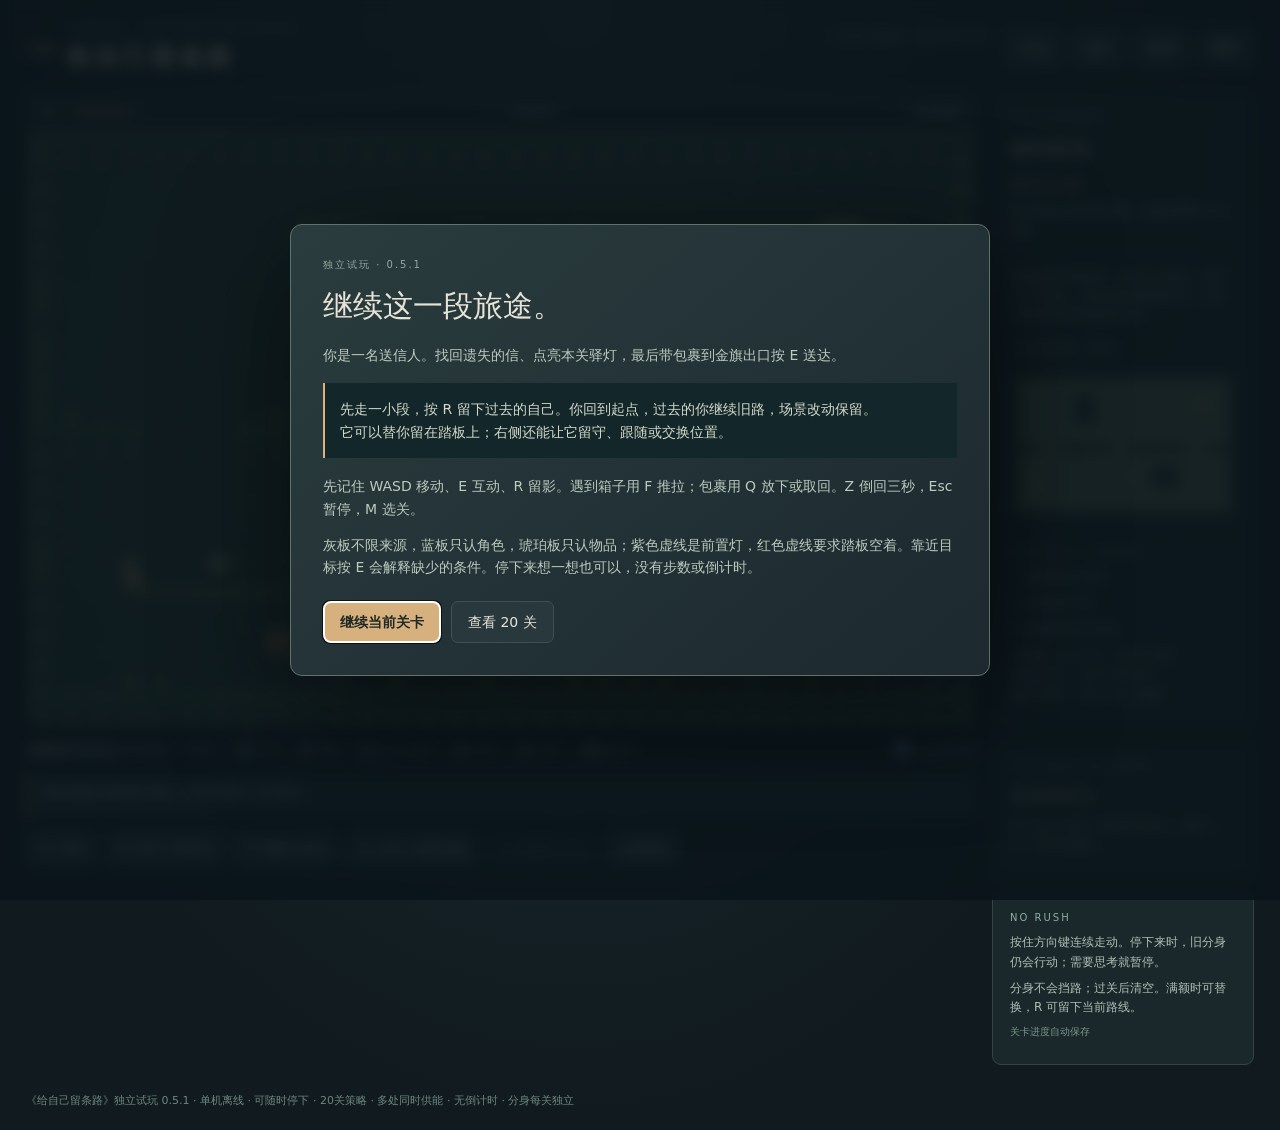
<file: play/give-yourself-a-path/v0.5.1/game.html>
<!doctype html>
<html lang="zh-CN"><head><meta charset="utf-8"><meta name="viewport" content="width=device-width, initial-scale=1"><title>给自己留条路 · 独立试玩 0.5.1</title><style>
:root{color-scheme:dark;--bg:#101b20;--panel:#1c292e;--line:#354348;--ink:#e7e3d7;--muted:#9daea9;--gold:#dab27c;--mint:#9dc6b0}*{box-sizing:border-box}body{margin:0;background:radial-gradient(ellipse at 45% 0,#23363b,#101a1f 70%);color:var(--ink);font:14px/1.6 system-ui,'Microsoft YaHei',sans-serif;min-height:100vh}button{font:inherit;color:var(--ink);background:#28383c;border:1px solid #405052;border-radius:7px;padding:8px 13px;cursor:pointer}button:hover{background:#3a4c4c}button:disabled{opacity:.4;cursor:default}.primary{background:#d6b17e;color:#202927;border-color:#d6b17e;font-weight:650}.primary:hover{background:#e7c698}.app{max-width:1450px;margin:auto;padding:20px 26px}header{display:flex;align-items:center;justify-content:space-between;margin-bottom:16px;gap:12px}h1{font-size:24px;letter-spacing:4px;margin:0;font-weight:600}.subtitle{font-size:11px;letter-spacing:2px;color:var(--muted)}.brand{display:flex;align-items:center;gap:14px}.mark{font-size:32px;color:var(--gold)}.headbuttons{display:flex;gap:8px}.version{font-size:11px;color:var(--muted);margin-right:8px}.layout{display:grid;grid-template-columns:minmax(0,1fr) 262px;gap:16px}.world{position:relative;border:1px solid #435452;border-radius:10px;overflow:hidden;background:#1a2b30;box-shadow:0 20px 60px #0004}canvas{display:block;width:100%;aspect-ratio:8/5;image-rendering:pixelated;touch-action:none;outline:none}.world:fullscreen{display:flex;flex-direction:column;align-items:center;justify-content:center;background:#101b20}.world:fullscreen canvas{width:auto;height:calc(100vh - 42px);max-width:100vw;object-fit:contain}.world:fullscreen .topstrip{width:100%}.world:focus-within{border-color:#b9ac83}.topstrip{background:#1e2e32eb;display:flex;justify-content:space-between;padding:10px 14px;color:#bccbc0;font-size:12px;border-bottom:1px solid #3b4a47}.region{color:var(--gold);letter-spacing:2px}.context{position:absolute;bottom:14px;left:50%;transform:translateX(-50%);background:#142125e8;border:1px solid #75897b;border-radius:7px;padding:7px 12px;color:#eee4cf;font-size:13px;pointer-events:none;white-space:nowrap}.context:empty{display:none}.below{display:flex;align-items:center;justify-content:space-between;gap:10px;margin:12px 0;color:var(--muted);font-size:12px}.notice{background:#233337;border-left:2px solid var(--gold);padding:10px 13px;min-height:45px;border-radius:0 6px 6px 0;color:#cad4c9;font-size:13px}.panel{background:#1c2a2edb;border:1px solid var(--line);border-radius:9px;padding:17px;margin-bottom:12px}.eyebrow{font-size:10px;letter-spacing:2px;color:#93aaa1}.panel h2{margin:7px 0 8px;font-size:20px;font-weight:550}.panel p{font-size:12px;color:#afbeb5;margin:7px 0}.badge{color:var(--gold);font-size:12px}.separator{height:1px;background:var(--line);margin:13px 0}.ghost{border-top:1px solid var(--line);padding:12px 0 0;margin-top:10px}.ghostname{display:flex;align-items:center;gap:7px;font-size:13px}.dot{width:8px;height:8px;border-radius:50%;background:var(--c);box-shadow:0 0 9px color-mix(in srgb,var(--c),transparent 50%)}.ghost p{font-size:11px}.row{display:flex;gap:4px;flex-wrap:wrap}.row button{padding:5px 7px;font-size:11px}.row .selected{border-color:#a8b9a0;color:#cee3bf;background:#38504b}.key{background:#344347;border:1px solid #50605e;border-bottom:2px solid #63726b;padding:0px 5px;border-radius:4px;color:#e6e5d7;font-size:11px}.controls{display:flex;gap:8px;flex-wrap:wrap;margin-top:12px}.controls button{font-size:12px}.muted{color:var(--muted)}label{cursor:pointer}.overlay{position:fixed;inset:0;display:flex;align-items:center;justify-content:center;background:#0a141ad9;backdrop-filter:blur(7px);padding:20px;z-index:20}.overlay.hidden{display:none}.dialog{max-width:570px;width:100%;background:linear-gradient(140deg,#2a3c3e,#1c292f);border:1px solid #627366;border-radius:12px;padding:32px;box-shadow:0 30px 120px #0008}.dialog h2{font-size:30px;line-height:1.4;font-weight:550;margin:12px 0 17px}.dialog p{font-size:14px;color:#bdcabe}.dialog .box{background:#13262a;padding:15px;border-left:2px solid var(--gold);margin:17px 0;color:#d3d9c9}.dialog .row{margin-top:22px;gap:10px}.dialog button{font-size:14px;padding:9px 16px}.touch{display:none;align-items:center;justify-content:space-between;margin-top:12px}.dpad{display:grid;grid-template-columns:44px 44px 44px;gap:4px}.dpad button{padding:9px}.dpad .up{grid-column:2}.dpad .left{grid-column:1}.pill{display:inline-block;margin-top:6px;color:#b7d2bd;border:1px solid #4d6658;padding:2px 7px;border-radius:20px;font-size:10px}footer{font-size:11px;color:#6e8781;margin-top:15px}.mobilehint{display:none}@media(max-width:1020px){.layout{grid-template-columns:minmax(0,1fr) 225px}.app{padding:16px}.panel{padding:13px}.version{display:none}.below{align-items:flex-start;flex-direction:column}}@media(max-width:720px){.layout{display:flex;flex-direction:column}.app{padding:10px}.side{display:grid;grid-template-columns:1fr 1fr;gap:10px}.panel{margin:0}.team{grid-column:1/-1}h1{font-size:19px}.subtitle{font-size:9px}.headbuttons{gap:4px}.headbuttons button{padding:6px 8px;font-size:12px}.mark{display:none}.touch{display:flex}.below{font-size:11px}.dialog{padding:24px}.dialog h2{font-size:25px}footer{margin-top:12px}.world .context{font-size:11px;max-width:95%;white-space:normal;width:max-content;text-align:center}}
#minimap{margin-top:12px;width:100%;height:auto;aspect-ratio:auto;border:1px solid #40534c;border-radius:5px}.levelgrid{display:grid;grid-template-columns:repeat(4,1fr);gap:7px;max-height:52vh;overflow:auto}.levelgrid button{text-align:left;padding:9px 8px;font-size:11px}.levelgrid .passed{border-color:#8eb396}.chapter{grid-column:1/-1;color:#c9bb90;margin-top:8px;font-size:13px}.dialog{max-width:700px}.legend{font-size:11px;color:#9eb3a6}.touch button{touch-action:none}@media(max-width:520px){.levelgrid{grid-template-columns:repeat(2,1fr)}.headbuttons button{padding:5px}.subtitle{letter-spacing:1px}h1{letter-spacing:1px}} </style></head><body><div class="app"><header><div class="brand"><div class="mark">↝</div><div><div class="subtitle">CANGYU · THE PATH YOU LEAVE</div><h1>给自己留条路</h1></div></div><div class="headbuttons"><span class="version">20关分身策略 · 独立试玩 0.5.1</span><button id="help">玩法</button><button id="levels">选关</button><button id="pause">暂停</button><button id="restart">重开</button></div></header><div class="layout"><main><div class="world"><div class="topstrip"><span class="region" id="region">河雾林地</span><span id="journey">第一趟</span><span id="status">自由探索</span></div><canvas id="game" width="640" height="400" tabindex="0" aria-label="像素河岸场景。按住方向键或WASD自由移动，E互动，Z倒带，Esc暂停。"></canvas><div id="context" class="context"></div></div><div class="below"><span><span class="key">WASD / ↑↓←→</span> 按住移动，可斜走　 <span class="key">E</span> 互动　 <span class="key">F</span> 拖箱　 <span class="key">Q</span> 放下/拾取　 <span class="key">R</span> 留影　 <span class="key">Z</span> 倒带　 <span class="key">Esc</span> 暂停</span><label><input id="trails" type="checkbox" checked> 过去的足迹</label></div><div class="notice" id="notice" role="status" aria-live="polite"></div><div class="controls"><button id="interact">E · 互动</button><button id="echo">R · 留下一段过去</button><button id="haul">F · 拖箱 / 松手</button><button id="parcel">Q · 放下 / 拾取包裹</button><button id="rewind">Z · 倒回约 3 秒</button><button id="fullscreen">全屏场景</button></div><div class="touch"><div class="dpad"><button class="up" data-dir="0,-1" aria-label="向上移动">↑</button><button class="left" data-dir="-1,0" aria-label="向左移动">←</button><button data-dir="0,1" aria-label="向下移动">↓</button><button data-dir="1,0" aria-label="向右移动">→</button></div><span class="muted">按住方向按钮走动</span></div></main><aside class="side"><section class="panel"><div class="eyebrow">THIS JOURNEY</div><h2 id="mission">穿过河雾</h2><span class="badge" id="cargo"></span><p id="objective"></p><div class="separator"></div><p>灰色踏板不限来源；蓝色只认角色，琥珀色只认物品。紫色虚线是前置信号；红色虚线对应位置须保持空着。</p><span class="pill" id="bridge">本关分身 0/1</span><canvas id="minimap" width="200" height="128" aria-label="当前关卡小地图"></canvas><div class="separator"></div><div class="eyebrow">EXPLORE & CHANGE</div><div id="discoveries"></div></section><section class="panel team"><div class="eyebrow">THE ONES YOU WERE</div><h2 style="font-size:17px">过去的自己</h2><div id="ghosts"></div></section><section class="panel"><div class="eyebrow">NO RUSH</div><p>按住方向键连续走动。停下来时，旧分身仍会行动；需要思考就暂停。</p><p>分身不会挡路；过关后清空。满额时可替换，R 可留下当前路线。</p><p id="save" style="font-size:10px;color:#7c958c">关卡进度自动保存</p></section></aside></div><footer>《给自己留条路》独立试玩 0.5.1 · 单机离线 · 可随时停下 · 20关策略 · 多处同时供能 · 无倒计时 · 分身每关独立</footer></div><div class="overlay" id="overlay"><section class="dialog" role="dialog" aria-modal="true" aria-labelledby="dialogTitle"><div class="eyebrow" id="dialogTag"></div><h2 id="dialogTitle"></h2><div id="dialogBody"></div><div class="row"><button class="primary" id="dialogMain"></button><button id="dialogOther"></button></div></section></div>
<script data-source="levels.js">
/* Twenty authored layouts. The collision grid is invisible; motion stays continuous. */
(()=>{'use strict';
const CHAPTERS=['一 · 林地初行','二 · 河岸协作','三 · 山谷远行','四 · 留给后来'];
function base(id,name,w,h,theme,limit,hint){return{id,name,w,h,theme,limit,hint,tiles:Array.from({length:h},(_,y)=>Array.from({length:w},(_,x)=>x===0||y===0||x===w-1||y===h-1?'#':'.')),start:[3,h-5],exit:[w-4,4],plates:[],gates:[],boxes:[],items:[],beacons:[],ferries:[],bridges:[],camps:[],winds:[],notes:[]};}
function fill(l,x,y,w,h,c){for(let j=y;j<y+h;j++)for(let i=x;i<x+w;i++)if(l.tiles[j]?.[i]!==undefined)l.tiles[j][i]=c;}
function water(l,x,width,crossings){fill(l,x,1,width,l.h-2,'~');for(const y of crossings)fill(l,x,y,width,2,'=');}
function canal(l,y,height,crossings){fill(l,1,y,l.w-2,height,'~');for(const x of crossings)fill(l,x,y,2,height,'=');}
function wall(l,y,openings){fill(l,1,y,l.w-2,1,'#');for(const x of openings)fill(l,x,y,3,1,'.');}
function grove(l,x,y,w,h){fill(l,x,y,w,h,'#');}
function plate(l,id,x,y){l.plates.push({id,x,y});}
function gate(l,id,x,y,w,h,ps,kind='pressure'){l.gates.push({id,x,y,w,h,plates:ps,kind});}
function box(l,x,y){l.boxes.push({x,y});}
function item(l,id,x,y,type='letter'){l.items.push({id,x,y,type});}
function lamp(l,id,x,y,ps=[]){l.beacons.push({id,x,y,plates:ps});}
function camp(l,x,y){l.camps.push({x,y});}
function ferry(l,ax,ay,bx,by){l.ferries.push({a:[ax,ay],b:[bx,by]});}
function repair(l,id,x,y,w,h,cost=2){fill(l,x,y,w,h,'~');l.bridges.push({id,x,y,w,h,cost,bench:[x-1,y+1]});}
function note(l,x,y,text){l.notes.push({x,y,text});}
const L=[];let l;
l=base(1,'林间初信',32,20,'forest',1,'先随意走一走。送信之外，试试 R 留下过去的自己。');wall(l,10,[4,14,25]);grove(l,9,3,3,4);grove(l,20,13,4,3);l.start=[3,15];l.exit=[27,4];note(l,13,14,'每关的分身只留在这一关。按 R 录下当前路线，可以让过去的自己帮忙。');L.push(l);
l=base(2,'隔岸回声',32,20,'forest',1,'北边能绕行；中央踏板能开近路。试试让分身留在踏板上。');water(l,14,3,[4,10]);plate(l,'p1',11,11);gate(l,'g1',15,10,1,2,['p1']);box(l,9,14);l.exit=[27,14];note(l,8,6,'站上踏板，再留下分身。等旧分身走到这里，选“留在这里”，近路就为你打开。');L.push(l);
l=base(3,'木箱换班',34,22,'forest',1,'先给灯台供能，再送信。箱子可以替你守踏板。');wall(l,10,[4,16,27]);plate(l,'p1',13,14);lamp(l,'b1',19,14,['p1']);box(l,11,16);box(l,25,7);grove(l,7,4,4,3);l.exit=[29,5];L.push(l);
l=base(4,'先放下，再出发',34,22,'forest',1,'包裹放下也有重量。点亮灯台后，记得取回再送达。');water(l,16,2,[4,12]);plate(l,'p1',12,13);gate(l,'g1',16,12,2,2,['p1']);lamp(l,'b1',23,13,['p1']);box(l,6,5);camp(l,10,16);l.exit=[29,16];L.push(l);
l=base(5,'两岸木桥',36,24,'forest',2,'找回两封信。南桥能修，北桥也能绕。');water(l,16,3,[4]);repair(l,'r1',16,17,3,2);item(l,'w1',9,18,'wood');item(l,'w2',27,18,'wood');item(l,'m1',8,6);item(l,'m2',29,19);box(l,12,12);camp(l,12,18);note(l,25,7,'修桥的这一次可能绕得远，后来每一次都能走得近。');L.push(l);
l=base(6,'旧渡口',36,24,'marsh',2,'摆渡、绕桥、修桥，都能到对岸。点亮灯台再送信。');water(l,14,4,[3]);repair(l,'r1',14,18,4,2);ferry(l,12,12,20,12);plate(l,'p1',22,16);lamp(l,'b1',29,16,['p1']);box(l,23,19);item(l,'w1',8,18,'wood');item(l,'w2',25,5,'wood');l.exit=[30,5];L.push(l);
l=base(7,'两处重量',38,24,'marsh',2,'两处踏板一起压下才能开中央门；两边都留了绕路。');wall(l,11,[3,18,31]);plate(l,'p1',13,15);plate(l,'p2',21,15);gate(l,'g1',18,11,3,1,['p1','p2']);box(l,11,17);box(l,24,17);lamp(l,'b1',18,6,['p1']);item(l,'m1',31,18);l.exit=[31,5];L.push(l);
l=base(8,'两段旧路',38,24,'marsh',2,'两条河、两座灯台。分身可以分头留下，包裹也能暂时替班。');water(l,12,2,[3,15]);water(l,25,2,[6,18]);plate(l,'p1',8,13);plate(l,'p2',20,10);gate(l,'g1',12,15,2,2,['p1']);gate(l,'g2',25,6,2,2,['p2']);lamp(l,'b1',18,15,['p1']);lamp(l,'b2',32,10,['p2']);box(l,7,17);box(l,21,14);camp(l,20,19);L.push(l);
l=base(9,'山路绕行',40,26,'stone',2,'走过几条山路，找回三封信。营地可以成为新留影的起点。');wall(l,7,[4,19,32]);wall(l,15,[9,25,34]);grove(l,12,9,4,3);grove(l,29,18,4,4);item(l,'m1',7,4);item(l,'m2',20,11);item(l,'m3',34,21);box(l,17,18);camp(l,20,19);l.exit=[34,3];L.push(l);
l=base(10,'河岸驿站',40,26,'marsh',2,'点亮三座驿灯，送出这一章的信。');water(l,18,3,[4,12,20]);plate(l,'p1',13,15);gate(l,'g1',19,12,1,2,['p1']);lamp(l,'b1',8,5);lamp(l,'b2',28,12,['p1']);lamp(l,'b3',30,21);box(l,11,18);item(l,'m1',8,21);camp(l,14,20);l.exit=[35,5];L.push(l);
l=base(11,'水道之间',42,26,'marsh',3,'上下水道交错。摆渡和修复近路，都可以改变运输路线。');canal(l,8,2,[4,31]);canal(l,17,2,[12,35]);repair(l,'r1',20,8,2,2);l.bridges[0].bench=[19,7];repair(l,'r2',25,17,2,2);l.bridges[1].bench=[24,16];ferry(l,7,15,7,20);for(const [i,x,y]of[[1,7,5],[2,34,13],[3,18,21],[4,30,21]])item(l,'w'+i,x,y,'wood');item(l,'m1',34,4);item(l,'m2',8,13);lamp(l,'b1',33,21);camp(l,20,13);l.exit=[36,4];L.push(l);
l=base(12,'风车丘陵',42,28,'gold',3,'风只影响行走，不会把你吹落。转动风车，选择顺风或绕行。');wall(l,9,[5,20,33]);wall(l,19,[8,24,34]);l.winds=[{x:12,y:11,w:14,h:5,dir:1,lever:[11,15]}];item(l,'m1',8,5);item(l,'m2',33,23);plate(l,'p1',29,13);lamp(l,'b1',35,13,['p1']);box(l,29,16);camp(l,10,22);l.exit=[36,5];L.push(l);
l=base(13,'三座驿灯',44,28,'gold',3,'三处灯台各有踏板。可以逐个处理，也可以让过去的自己分头守住。');water(l,20,3,[4,13,22]);for(const [id,px,py,bx,by]of[['1',8,8,14,8],['2',28,11,36,11],['3',29,22,37,22]]){plate(l,'p'+id,px,py);lamp(l,'b'+id,bx,by,['p'+id]);box(l,px-2,py+3);}camp(l,16,22);camp(l,27,5);l.exit=[38,4];L.push(l);
l=base(14,'雾谷索桥',44,28,'stone',3,'峡谷有三条近路。木料有限，修哪座桥由你决定。');water(l,14,3,[3]);water(l,29,3,[22]);repair(l,'r1',14,15,3,2);repair(l,'r2',29,8,3,2);ferry(l,27,17,34,17);for(const [id,x,y]of[['w1',8,19],['w2',22,8],['w3',25,21],['w4',37,20]])item(l,id,x,y,'wood');item(l,'m1',8,6);item(l,'m2',36,6);lamp(l,'b1',24,16);camp(l,22,23);L.push(l);
l=base(15,'借道仓库',44,28,'stone',3,'钥匙、配重、绕路都能开出通道。找回仓库中的三封信。');wall(l,8,[4,20,35]);wall(l,18,[7,25,36]);grove(l,14,10,2,6);grove(l,31,20,3,4);plate(l,'p1',17,13);gate(l,'g1',20,8,3,1,['p1']);gate(l,'g2',25,18,3,1,[],'key');item(l,'key1',9,5,'key');for(const [id,x,y]of[['m1',9,13],['m2',27,5],['m3',37,23]])item(l,id,x,y);box(l,14,21);box(l,18,16);box(l,29,12);lamp(l,'b1',35,13,['p1']);camp(l,8,22);l.exit=[38,4];L.push(l);
l=base(16,'镜湖回廊',46,28,'snow',3,'岛上的灯台有三种接近方法：开门、修桥，或摆渡。');fill(l,15,7,17,15,'~');fill(l,20,11,7,7,'.');fill(l,22,7,2,4,'=');gate(l,'g1',22,8,2,1,['p1']);plate(l,'p1',19,5);box(l,15,4);repair(l,'r1',27,14,5,2);l.bridges[0].bench=[33,15];ferry(l,13,15,21,15);lamp(l,'b1',23,14);item(l,'w1',35,21,'wood');item(l,'w2',36,8,'wood');item(l,'m1',9,8);item(l,'m2',36,23);camp(l,36,18);l.exit=[40,5];L.push(l);
l=base(17,'双岸工坊',46,30,'snow',3,'让两岸工坊恢复灯火。修桥和固定闸门都会留在本关。');water(l,21,3,[4,15,25]);plate(l,'p1',16,17);plate(l,'p2',29,10);gate(l,'g1',21,15,3,2,['p1']);lamp(l,'b1',9,17,['p1']);lamp(l,'b2',38,10,['p2']);box(l,14,21);box(l,28,14);repair(l,'r1',21,25,3,2);item(l,'w1',8,6,'wood');item(l,'w2',38,23,'wood');item(l,'m1',36,26);camp(l,17,26);l.exit=[40,4];L.push(l);
l=base(18,'归途不重走',48,30,'gold',3,'先探索，再留下路。三个营地让长途合作不必总从最初出发。');water(l,22,3,[3,14,25]);wall(l,10,[4,16,34,41]);wall(l,21,[8,18,32,41]);plate(l,'p1',16,16);gate(l,'g1',22,14,3,2,['p1']);lamp(l,'b1',32,16,['p1']);lamp(l,'b2',39,25);for(const[id,x,y]of[['m1',8,5],['m2',16,25],['m3',39,6]])item(l,id,x,y);box(l,12,18);camp(l,14,23);camp(l,30,18);camp(l,39,5);l.exit=[42,4];L.push(l);
l=base(19,'群山通信',48,30,'stone',3,'把三处信号站连起来，再把两封遗失信带到出口。');water(l,14,2,[4,18,25]);water(l,31,2,[7,20]);wall(l,12,[5,22,39]);for(const[id,px,py,bx,by]of[['1',8,20,10,6],['2',23,8,24,21],['3',38,17,42,6]]){plate(l,'p'+id,px,py);lamp(l,'b'+id,bx,by,['p'+id]);box(l,px-2,py+3);}item(l,'m1',7,25);item(l,'m2',40,25);ferry(l,29,25,35,25);camp(l,23,25);l.exit=[43,4];L.push(l);
l=base(20,'留给后来的人',50,32,'forest',3,'修路、分流、摆渡和留影都派得上用场。点亮四座灯台，找回三封信。');water(l,22,3,[3,15,27]);wall(l,10,[5,16,33,43]);wall(l,22,[7,16,32,43]);repair(l,'r1',22,27,3,2);plate(l,'p1',16,17);gate(l,'g1',22,15,3,2,['p1']);plate(l,'p2',32,18);gate(l,'g2',33,10,3,1,['p2']);for(const[id,x,y,ps]of[['b1',9,5,[]],['b2',15,25,['p1']],['b3',39,17,['p2']],['b4',42,27,[]]])lamp(l,id,x,y,ps);for(const[id,x,y]of[['m1',8,26],['m2',35,5],['m3',43,25]])item(l,id,x,y);item(l,'w1',12,25,'wood');item(l,'w2',36,25,'wood');item(l,'key1',30,6,'key');box(l,14,19);box(l,29,20);box(l,37,26);ferry(l,20,24,27,24);camp(l,16,25);camp(l,29,14);camp(l,41,25);l.exit=[45,4];note(l,39,6,'你留下的路，不必是一条最短的路。只要让下一次多一种选择，就有了意义。');L.push(l);

// Strategy revision: persistent lamps now need several simultaneous sources and a signal order.
function extraPlate(l,id,x,y,kind='any'){plate(l,id,x,y);l.plates.at(-1).kind=kind;}
function changeLamp(l,id,ps,after=[]){const b=l.beacons.find(b=>b.id===id);b.plates=ps;b.after=after;return b;}
function setKind(l,id,kind){l.plates.find(p=>p.id===id).kind=kind;}
for(const stage of L)stage.revision='strategy-1';
l=L[0];extraPlate(l,'p1',6,14);extraPlate(l,'p2',11,14);lamp(l,'b1',17,14,['p1','p2']);box(l,8,17);l.hint='两处踏板必须同时供能，远处的驿灯才会响应。';
l=L[1];extraPlate(l,'p2',22,14,'load');lamp(l,'b1',26,10,['p1','p2']);l.hint='隔着河的两处供能要同时保住。木箱、分身与包裹可以各有分工。';
l=L[2];setKind(l,'p1','load');extraPlate(l,'p2',19,15,'person');changeLamp(l,'b1',['p1','p2']);l.hint='琥珀踏板只认物品，蓝色踏板只认角色。试着安排谁留下、谁去点灯。';
l=L[3];extraPlate(l,'p2',25,16,'load');changeLamp(l,'b1',['p1','p2']);l.hint='一处供能在西岸，一处在东岸；过河的途中，也要让两处维持供能。';
l=L[4];extraPlate(l,'p1',12,18);extraPlate(l,'p2',25,15);lamp(l,'b1',29,11,['p1','p2']);l.hint='先安排两岸的供能，再把遗失信送出。修桥会改变你的往返计划。';
l=L[5];setKind(l,'p1','load');extraPlate(l,'p2',29,17,'person');changeLamp(l,'b1',['p1','p2']);l.hint='渡口不能运木箱。两岸运输与灯台的角色、物品配重要一起考虑。';
l=L[6];changeLamp(l,'b1',['p1','p2']);l.hint='门与灯共用两处供能。先开哪条通路、把什么留在哪里，都会影响后面。';
l=L[7];extraPlate(l,'p3',31,15,'load');changeLamp(l,'b1',['p1','p2']);changeLamp(l,'b2',['p2','p3'],['b1']);l.hint='两座灯台共用中间供能。第二座需要第一座先亮，分身名额只有两个。';
l=L[8];extraPlate(l,'p1',12,20);extraPlate(l,'p2',23,12);extraPlate(l,'p3',29,5);lamp(l,'b1',27,11,['p1','p2']);lamp(l,'b2',23,4,['p2','p3']);l.beacons[1].after=['b1'];l.items.find(i=>i.id==='m1').after=['b1'];l.hint='两座信号台分阶段工作，中间供能被重复使用。最后一封信的箱锁与信号相连。';
l=L[9];extraPlate(l,'p2',8,18);extraPlate(l,'p3',26,18);changeLamp(l,'b1',['p1','p2']);changeLamp(l,'b2',['p1','p3'],['b1']);changeLamp(l,'b3',['p2','p3'],['b2']);l.hint='三座驿灯的供能组合不同，必须依次启动。考虑是否重新分配配重，而非只多留分身。';
l=L[10];extraPlate(l,'p1',12,13,'load');extraPlate(l,'p2',30,21);box(l,15,13);changeLamp(l,'b1',['p1','p2']);l.hint='水道把两处供能分开。渡口运不了木箱，修哪条近桥会改变运输成本。';
l=L[11];extraPlate(l,'p2',19,14);changeLamp(l,'b1',['p1','p2']).wind={index:0,dir:-1};lamp(l,'b2',8,14,['p2']);l.beacons[1].wind={index:0,dir:1};l.beacons[1].after=['b1'];l.hint='两座风灯需要不同风向，且必须依次点亮；改变风向时，配重仍要保住。';
l=L[12];changeLamp(l,'b1',['p1','p2']);changeLamp(l,'b2',['p2','p3']);changeLamp(l,'b3',['p1','p2','p3'],['b1','b2']);l.boxes=l.boxes.slice(0,1);l.hint='前两座灯各用一对供能，最后一座要三处同时稳定。配重少了，要安排好交接。';
l=L[13];extraPlate(l,'p1',8,14);extraPlate(l,'p2',23,16);extraPlate(l,'p3',37,16);changeLamp(l,'b1',['p1','p3']);lamp(l,'b2',36,8,['p2','p3']);l.beacons[1].after=['b1'];l.items=l.items.filter(i=>!['w3','w4'].includes(i.id));l.hint='只有修一座桥的木料。两座灯台跨峡谷共享供能，先决定要保留哪条运输路线。';
l=L[14];extraPlate(l,'p2',35,14,'person');changeLamp(l,'b1',['p1','p2']).requiresKey=true;l.items.find(i=>i.id==='m3').after=['b1'];l.hint='灯台需要钥匙授权、物品与角色配合。部分信箱要在灯台恢复后才能打开。';
l=L[15];setKind(l,'p1','load');extraPlate(l,'p2',36,18,'load');changeLamp(l,'b1',['p1','p2']);l.hint='湖两侧都要留下真实物品。分身能帮忙赶路，但不能代替物品配重。';
l=L[16];extraPlate(l,'p3',12,24);changeLamp(l,'b1',['p1','p2']);changeLamp(l,'b2',['p1','p2','p3'],['b1']);l.hint='西岸工坊先启动，东岸工坊才会响应。第二阶段还要补上第三处供能。';
l=L[17];extraPlate(l,'p2',12,7);extraPlate(l,'p3',37,23);changeLamp(l,'b1',['p1','p2']);changeLamp(l,'b2',['p1','p3'],['b1']);l.items.find(i=>i.id==='m3').after=['b2'];l.hint='营地会改变留影起点。两阶段信号、三处供能与最后的信箱，要一起安排回程。';
l=L[18];setKind(l,'p2','person');changeLamp(l,'b1',['p1','p2']);changeLamp(l,'b2',['p2','p3']);changeLamp(l,'b3',['p1','p2','p3'],['b1','b2']);l.boxes=l.boxes.slice(0,1);l.hint='中央踏板只认角色。前两站分别通电后，终端才接受三站联合供能。';
l=L[19];extraPlate(l,'p3',35,26);extraPlate(l,'p4',9,7,'load');changeLamp(l,'b1',['p1','p2']);changeLamp(l,'b2',['p2','p3']);changeLamp(l,'b3',['p1','p3'],['b1']);changeLamp(l,'b4',['p1','p2','p3','p4'],['b1','b2','b3']);l.boxes=l.boxes.slice(0,2);l.items.find(i=>i.id==='m3').after=['b3'];l.hint='前三站各需不同的供能组合，终端需要四处同时稳定。三个分身名额如何分配，由你决定。';

// Later circuits also require a branch to be disconnected, so saturating every pad is not a universal solution.
for(const [index,settings]of [[7,{b1:['p3'],b2:['p1']}],[8,{b1:['p3'],b2:['p1']}],[9,{b1:['p3'],b2:['p2'],b3:['p1']}],[12,{b1:['p3'],b2:['p1']}],[13,{b1:['p2'],b2:['p1']}],[16,{b1:['p3']}],[17,{b1:['p3'],b2:['p2']}],[18,{b1:['p3'],b2:['p1']}],[19,{b1:['p3','p4'],b2:['p1','p4'],b3:['p2','p4']}]])for(const [id,off]of Object.entries(settings))L[index].beacons.find(b=>b.id===id).off=off;
L[7].hint='先接通一组，再断开旧分支。红色虚线对应的踏板要保持空着。';
L[9].hint='三个阶段的接通与断开要求都不同。全压住不会成功，要安排配重交接。';
L[12].hint='前两站要分流，不能全压住；终端反而需要三处一起供能。';
L[18].hint='前两站先分流，终端再合流。中央踏板只认角色，配重和分身都要重新安排。';
L[19].hint='先按不同组合分流，最后四路合流。三名分身与实物配重如何交接，由你决定。';

// Authored endpoints may sit against a bank or wall: snap entities to nearest land, never carve gates away.
function land(l,x,y){return x>0&&y>0&&x<l.w-1&&y<l.h-1&&['.','='].includes(l.tiles[y][x]);}
function snap(l,p){if(land(l,p[0],p[1]))return p;for(let r=1;r<8;r++)for(let dy=-r;dy<=r;dy++)for(let dx=-r;dx<=r;dx++)if(Math.abs(dx)+Math.abs(dy)===r&&land(l,p[0]+dx,p[1]+dy))return[p[0]+dx,p[1]+dy];throw Error('No land '+l.id);}
for(const level of L){level.chapter=CHAPTERS[Math.floor((level.id-1)/5)];level.start=snap(level,level.start);level.exit=snap(level,level.exit);for(const arr of [level.plates,level.boxes,level.items,level.beacons,level.camps,level.notes])for(const o of arr)[o.x,o.y]=snap(level,[o.x,o.y]);for(const f of level.ferries){f.a=snap(level,f.a);f.b=snap(level,f.b);}for(const b of level.bridges)b.bench=snap(level,b.bench);for(const g of level.gates){const cx=g.x+g.w+1,cy=g.y+g.h+1;g.lever=snap(level,[cx,cy]);}level.tiles=level.tiles.map(r=>r.join(''));}
window.PATH_LEVELS=L;
})();

</script><script data-source="game.js">
'use strict';
(()=>{
const $=id=>document.getElementById(id),cv=$('game'),ctx=cv.getContext('2d'),mini=$('minimap'),mc=mini.getContext('2d');
const LEVELS=window.PATH_LEVELS,T=20,KEY='cangyu-path-v05-strategy',COLORS=['#83c4cf','#bba6df','#acd18b'];
const copy=o=>JSON.parse(JSON.stringify(o)),dist=(a,b)=>Math.hypot(a.x-b.x,a.y-b.y),at=(x,y)=>({x:x*T+T/2,y:y*T+T/2});
const palettes={forest:['#334b40','#3d5844','#53664b','#314d3c','#647a50'],marsh:['#30494a','#3a5650','#4d6860','#2d4943','#6d8770'],stone:['#3c4749','#485659','#6e7368','#404e4b','#8a907d'],gold:['#514f3c','#616047','#89805a','#4e5940','#aba16b'],snow:['#526b68','#66807a','#9fae9b','#425f57','#c3cdb7']};
let level=LEVELS[0],state,progress={completed:[]},paused=false,modal=false,keys=new Set(),pointer=[0,0],frames=[],snapClock=0,saveClock=0,uiClock=0,lastFrame=0,paintClock=0,camera={x:0,y:0},handlers={},ground,mmClock=0;
function fresh(index){level=LEVELS[index];const p=at(...level.start);return{version:5,level:index,time:0,round:1,spawn:p,player:{...p,face:1,moving:false},cargo:{...p,carried:true,delivered:false},hauling:null,boxes:level.boxes.map((b,i)=>({...at(b.x,b.y),id:i})),taken:{},lit:{},latched:{},repaired:{},wind:{},wood:0,hasKey:false,archives:[],ghosts:[],tape:[{t:0,...p,face:1,moving:false}],finished:false,notice:level.hint};}
function plateOn(id){const def=level.plates.find(p=>p.id===id);if(!def)return false;const p=at(def.x,def.y);const actors=[state.player,...state.ghosts],loads=[...state.boxes,...(!state.cargo.carried&&!state.cargo.delivered?[state.cargo]:[])];const sources=def.kind==='person'?actors:def.kind==='load'?loads:[...actors,...loads];return sources.some(o=>dist(o,p)<14);}
function power(ids){return ids.every(plateOn);}
function ready(obj){return !(obj.off||[]).some(plateOn)&&(obj.after||[]).every(id=>state.lit[id])&&(!obj.requiresKey||state.hasKey)&&(!obj.wind||((state.wind[obj.wind.index]?-1:1)*level.winds[obj.wind.index].dir===obj.wind.dir));}
function requirementText(obj){if((obj.off||[]).some(plateOn))return '回路冲突：红色虚线连着的踏板要先空出来，不能全部压住。';if((obj.after||[]).some(id=>!state.lit[id]))return '前置信号还没恢复，先观察相连的驿灯。';if(obj.requiresKey&&!state.hasKey)return '灯台缺少钥匙授权，先找到钥匙。';if(obj.wind&&((state.wind[obj.wind.index]?-1:1)*level.winds[obj.wind.index].dir!==obj.wind.dir))return obj.wind.dir===-1?'风车还没对准这座灯，试着把风向转向西。':'风车还没对准这座灯，试着把风向转向东。';return '';}
function inside(p,g,pad=0){return p.x>=g.x*T-pad&&p.x<=(g.x+g.w)*T+pad&&p.y>=g.y*T-pad&&p.y<=(g.y+g.h)*T+pad;}
function gateOpen(g){return !!state.latched[g.id]||(g.kind==='pressure'&&power(g.plates))||inside(state.player,g,0);}
function terrain(x,y,r=5){if(x<r+T||y<r+T||x>level.w*T-T-r||y>level.h*T-T-r)return true;
for(const[dx,dy]of[[r,0],[-r,0],[0,r],[0,-r],[r*.7,r*.7],[-r*.7,r*.7],[r*.7,-r*.7],[-r*.7,-r*.7]]){const tx=Math.floor((x+dx)/T),ty=Math.floor((y+dy)/T),tile=level.tiles[ty]?.[tx];if(!tile||tile==='#')return true;if(tile==='~'&&!level.bridges.some(b=>state.repaired[b.id]&&tx>=b.x&&tx<b.x+b.w&&ty>=b.y&&ty<b.y+b.h))return true;}
for(const g of level.gates)if(!gateOpen(g)&&x+r>g.x*T&&x-r<(g.x+g.w)*T&&y+r>g.y*T&&y-r<(g.y+g.h)*T)return true;return false;}
function blocked(x,y,r=5,ignore=null){return terrain(x,y,r)||state.boxes.some(b=>b.id!==ignore&&Math.hypot(x-b.x,y-b.y)<r+7);}
function safe(p){if(!blocked(p.x,p.y))return{...p};for(let r=10;r<100;r+=10)for(let i=0;i<16;i++){const a=i*Math.PI/8,x=p.x+Math.cos(a)*r,y=p.y+Math.sin(a)*r;if(!blocked(x,y))return{x,y};}return at(...level.start);}
function clear(){keys.clear();pointer=[0,0];if(state)state.player.moving=false;}
function say(t){state.notice=t;$('notice').textContent=t;}
function save(){try{localStorage.setItem(KEY,JSON.stringify({state,progress}));$('save').textContent='关卡与进度已保存';}catch{$('save').textContent='本地存储不可用；本次仍可继续';}}
function snapshot(){const {archives,...rest}=state;frames.push(copy(rest));if(frames.length>60)frames.shift();}
function rewind(){if(paused||modal)return;if(!frames.length){say('先行动一会儿，就能倒带。');return;}const target=Math.max(0,state.time-3);let i=frames.findLastIndex(s=>s.time<=target);if(i<0)i=0;state={...copy(frames[i]),archives:state.archives};frames=frames.slice(0,i);snapClock=state.time;clear();say('已倒带：场景、包裹、箱子与分身一起恢复。');save();renderUI();}
function show(tag,title,body,main,fn,other,ofn){modal=true;clear();$('dialogTag').textContent=tag;$('dialogTitle').textContent=title;$('dialogBody').innerHTML=body;$('dialogMain').textContent=main;$('dialogOther').textContent=other||'';$('dialogOther').style.display=other?'inline-block':'none';handlers={main:fn,other:ofn};$('overlay').classList.remove('hidden');$('dialogMain').focus?.();}
function close(){modal=false;$('overlay').classList.add('hidden');lastFrame=0;cv.focus?.();}
function enter(index){state=fresh(index);paused=false;frames=[];snapClock=0;saveClock=0;camera={x:0,y:0};$('pause').textContent='暂停';close();prepareGround();save();renderUI();}
const HELP='<p>你是一名送信人。找回遗失的信、点亮本关驿灯，最后带包裹到金旗出口按 E 送达。</p><div class="box">先走一小段，按 R 留下过去的自己。你回到起点，过去的你继续旧路，场景改动保留。<br>它可以替你留在踏板上；右侧还能让它留守、跟随或交换位置。</div><p>先记住 WASD 移动、E 互动、R 留影。遇到箱子用 F 推拉；包裹用 Q 放下或取回。Z 倒回三秒，Esc 暂停，M 选关。</p><p>灰板不限来源，蓝板只认角色，琥珀板只认物品；紫色虚线是前置灯，红色虚线要求踏板空着。靠近目标按 E 会解释缺少的条件。停下来想一想也可以，没有步数或倒计时。</p>';
function help(){if(modal)return;show('HOW TO PLAY · 0.5.1','给自己留条路',HELP,'回到游戏',()=>close());}
function levelMenu(){if(modal&&$('dialogTag').textContent==='CHOOSE A CHAPTER')return;let html='<p>20 关均开放试玩。切关会重置当前场景，通关记录保留。</p><div class="levelgrid">';LEVELS.forEach((l,i)=>{if(i%5===0)html+=`<div class="chapter">${l.chapter}</div>`;html+=`<button data-level="${i}" class="${progress.completed.includes(i)?'passed':''}">${progress.completed.includes(i)?'✓ ':''}${String(i+1).padStart(2,'0')} · ${l.name}</button>`;});html+='</div>';show('CHOOSE A CHAPTER','走一段不同的路。',html,'返回当前关卡',()=>close());}
function checklist(){return{letters:level.items.filter(i=>i.type==='letter').filter(i=>state.taken[i.id]).length,totalLetters:level.items.filter(i=>i.type==='letter').length,lamps:level.beacons.filter(b=>state.lit[b.id]).length,totalLamps:level.beacons.length};}
function complete(){const c=checklist();if(!state.cargo.carried&&!state.finished){say('包裹还在地上。按 Q 取回后再送达。');return;}if(c.letters<c.totalLetters||c.lamps<c.totalLamps){say(`还要找回遗失信（${c.letters}/${c.totalLetters}）并点亮驿灯（${c.lamps}/${c.totalLamps}）。可以按 M 查看小地图图例与选关。`);return;}
if(!state.finished){snapshot();state.finished=true;state.cargo.carried=false;state.cargo.delivered=true;state.hauling=null;if(!progress.completed.includes(state.level))progress.completed.push(state.level);save();}
show('CHAPTER JOURNEY COMPLETE',state.level===19?'这些路，已经留下来了。':`第 ${state.level+1} 关完成`, '<p>本关的分身会留在本关。进入下一关时，开始一段新的旅途。</p><div class="box">也可以继续探索当前地图，看看是否还有另一种走法。</div>',state.level===19?'查看全部关卡':'进入下一关',()=>{if(state.level===19)levelMenu();else enter(state.level+1);},'继续探索本关',()=>{close();say('本关已完成。仍可探索；出口按 E 再次打开过关菜单。');});}
function makeGhost(a,i){return{id:i,...a.tape[0],clock:0,mode:'replay',status:'沿过去的路线行动',path:[],planIn:0};}
function applyEcho(replace=null){const archive={round:state.round,tape:copy(state.tape)};if(replace!==null)state.archives.splice(replace,1);state.archives.push(archive);state.round++;state.time=0;state.hauling=null;state.player={...safe(state.spawn),face:1,moving:false};state.tape=[{t:0,...state.player}];state.ghosts=state.archives.map(makeGhost);frames=[];snapClock=0;saveClock=0;clear();close();say('这一段行动留下了。场景改动和放下的包裹保留，你可以另选走法。');save();renderUI();}
function echo(){if(paused||modal)return;if(state.finished){say('本关已经完成；可以选关重玩，或继续随意探索。');return;}if(state.tape.length<2||state.time<.2){say('先走一小段，再按 R 留下这段行动。');return;}if(state.archives.length<level.limit){applyEcho();return;}let html=`<p>本关最多 ${level.limit} 个分身。选择一段旧记录替换，或者取消；不会自动堆积。</p><div class="row">`;state.archives.forEach((a,i)=>html+=`<button data-replace="${i}">替换第 ${a.round} 段</button>`);html+='</div>';show('ECHO LIMIT','留下哪一个过去？',html,'取消',()=>close());}
function deleteEcho(id){if(paused||modal||!state.ghosts[id])return;state.archives.splice(id,1);state.ghosts.splice(id,1);state.ghosts.forEach((g,i)=>g.id=i);frames=[];say('这段分身已收起，空出一个名额。');save();renderUI();}
function setMode(id,mode){if(paused||modal||!state.ghosts[id])return;snapshot();const g=state.ghosts[id];g.mode=mode;g.path=[];g.planIn=0;g.moving=false;g.status=mode==='wait'?'留在这里':mode==='follow'?'向你靠近':'回到旧路线';save();renderUI();cv.focus?.();}
function take(id){if(paused||modal)return;const g=state.ghosts[id];if(!g)return;if(blocked(g.x,g.y)){say('这个位置暂时不能站立。先让分身到开阔处。');return;}snapshot();state.hauling=null;const p={x:state.player.x,y:state.player.y,face:state.player.face};Object.assign(state.player,{x:g.x,y:g.y,face:g.face});Object.assign(g,p,{mode:'wait',status:'接替你留在这里',moving:false});state.tape.push({t:state.time,...state.player,jump:true});say('位置已交换。地上的包裹留在原处，携带的包裹随你移动。');save();renderUI();}
function haul(){if(paused||modal)return;if(state.hauling!==null){snapshot();state.hauling=null;say('箱子留在这里了。');}else{const b=state.boxes.filter(b=>dist(b,state.player)<27).sort((a,b)=>dist(a,state.player)-dist(b,state.player))[0];if(!b){say('靠近木箱按 F 抓住，方向键推拉，F 松手。');return;}snapshot();state.hauling=b.id;say('抓住木箱。可以往任意方向推拉；松手后它也能压踏板。');}save();renderUI();}
function parcel(){if(paused||modal)return;if(state.cargo.delivered){say('本关包裹已经送达。');return;}if(state.cargo.carried){const p=state.player;let spot;for(const[dx,dy]of[[p.face*12,0],[0,12],[-p.face*12,0],[0,-12]])if(!blocked(p.x+dx,p.y+dy,3)){spot={x:p.x+dx,y:p.y+dy};break;}if(!spot){say('这里放不下，换个开阔位置。');return;}snapshot();state.cargo={...spot,carried:false,delivered:false};say('包裹放下了，也能压踏板。靠近按 Q 取回。');}else if(dist(state.player,state.cargo)<27){snapshot();state.cargo.carried=true;say('包裹已取回。');}else say('包裹在小地图上显示为金色小点；靠近后 Q 取回。');save();renderUI();}
function windFactor(dx){let f=1;for(let i=0;i<level.winds.length;i++){const w=level.winds[i];if(inside(state.player,w)){const dir=(state.wind[i]?-1:1)*w.dir;f=dx*dir>0?1.35:dx*dir<0?.7:1;}}return f;}
function move(a,dx,dy){const ox=a.x,oy=a.y,own=a===state.player,box=own&&state.hauling!==null?state.boxes.find(b=>b.id===state.hauling):null;for(const axis of ['x','y']){let d=axis==='x'?dx:dy;if(!d)continue;const nx=a.x+(axis==='x'?d:0),ny=a.y+(axis==='y'?d:0);if(own){if(blocked(nx,ny,5,box?.id))continue;if(box){const bx=box.x+(axis==='x'?d:0),by=box.y+(axis==='y'?d:0);if(blocked(bx,by,7,box.id))continue;box.x=bx;box.y=by;}a.x=nx;a.y=ny;}else if(!terrain(nx,ny)){a.x=nx;a.y=ny;}}if(Math.abs(dx)>.01)a.face=dx<0?-1:1;a.moving=Math.hypot(a.x-ox,a.y-oy)>.01;}
function nearby(){const p=state.player,out=[];const add=(kind,obj,pos,label,r=27)=>{const d=dist(p,pos);if(d<r)out.push({kind,obj,pos,label,d});};add('exit',null,at(...level.exit),'E · 送达 / 查看关卡目标');for(const i of level.items)if(!state.taken[i.id])add('item',i,at(i.x,i.y),i.type==='wood'?'E · 收集木料':i.type==='key'?'E · 拾取钥匙':ready(i)?'E · 找回遗失信':'E · 查看信箱锁');for(const b of level.beacons)add('beacon',b,at(b.x,b.y),state.lit[b.id]?'驿灯已点亮':!ready(b)?'E · 查看信号条件':'E · 检查供能并点亮驿灯');for(const g of level.gates)add('gate',g,at(...g.lever),state.latched[g.id]?'通道已固定打开':'E · 固定门闩');for(const b of level.bridges)add('bridge',b,at(...b.bench),state.repaired[b.id]?'桥已修好':`E · 修桥（木料 ${state.wood}/${b.cost}）`);for(const c of level.camps)add('camp',c,at(c.x,c.y),'E · 把营地设为留影起点');for(const n of level.notes)add('note',n,at(n.x,n.y),'E · 阅读便条');for(let i=0;i<level.ferries.length;i++){const f=level.ferries[i];add('ferry',{index:i,to:f.b},at(...f.a),'E · 摆渡到另一岸');add('ferry',{index:i,to:f.a},at(...f.b),'E · 摆渡到另一岸');}for(let i=0;i<level.winds.length;i++)add('wind',i,at(...level.winds[i].lever),'E · 转动风车，改变风向');out.sort((a,b)=>a.d-b.d);return out;}
function interact(){if(paused||modal)return;const n=nearby()[0];if(!n){say(level.hint);return;}const o=n.obj;switch(n.kind){case'exit':complete();return;
case'item':if(!ready(o)){say(requirementText(o));return;}snapshot();state.taken[o.id]=true;if(o.type==='wood'){state.wood++;say('收好木料，可以在施工台修桥。');}else if(o.type==='key'){state.hasKey=true;say('拿到钥匙，可以打开带锁的门闩。');}else say('找回一封遗失信，已经收进包裹。');break;
case'beacon':if(state.lit[o.id]){say('这座驿灯已经点亮。');return;}if(!ready(o)){say(requirementText(o));return;}if(!power(o.plates)){say('供能还没同时就绪。灰色踏板不限来源，蓝色只认角色，琥珀色只认物品。');return;}snapshot();state.lit[o.id]=true;say('驿灯点亮了！之后不用继续守着供能踏板。');break;
case'gate':if(state.latched[o.id]){say('这条通道已经固定打开。');return;}if(o.kind==='key'?!state.hasKey:!power(o.plates)){say(o.kind==='key'?'需要找到本关钥匙；也可以尝试另一条路。':'先让连着这扇门的踏板保持压下，再固定门闩。');return;}snapshot();state.latched[o.id]=true;say('门闩固定好了。这条路在本关内一直开放。');break;
case'bridge':if(state.repaired[o.id]){say('这座桥已经修好了。');return;}if(state.wood<o.cost){say('木料还不够。地图上的木料堆可以收集；也可找其他路线。');return;}snapshot();state.wood-=o.cost;state.repaired[o.id]=true;say('桥修好了，之后可以从这里走。');prepareGround();break;
case'camp':snapshot();state.spawn=safe(at(o.x,o.y));say('留影起点已设在这个营地。下一次按 R，会回到这里开始新一段。');break;
case'note':show('RIVER NOTES','留在路旁的话',`<p>${o.text}</p>`,'收起',()=>close());return;
case'ferry':snapshot();state.hauling=null;const dest=safe(at(...o.to));state.player.x=dest.x;state.player.y=dest.y;state.tape.push({t:state.time,...state.player,jump:true});say('平稳靠岸。包裹随你过河，箱子留在出发岸。');break;
case'wind':snapshot();state.wind[o]=!state.wind[o];say('风向改变了。风只影响速度，不会把人吹落。');break;}save();renderUI();}
function route(from,to,ignoreBoxes=true){const w=level.w,h=level.h,sx=Math.floor(from.x/T),sy=Math.floor(from.y/T),q=[{x:sx,y:sy,p:-1}],seen=new Set([sx+','+sy]);let end=-1;for(let i=0;i<q.length;i++){const n=q[i];if(Math.hypot(n.x*T+10-to.x,n.y*T+10-to.y)<18){end=i;break;}for(const[dx,dy]of[[1,0],[0,1],[-1,0],[0,-1]]){const x=n.x+dx,y=n.y+dy,k=x+','+y;if(x<1||y<1||x>=w-1||y>=h-1||seen.has(k)||(ignoreBoxes?terrain(x*T+10,y*T+10,7):blocked(x*T+10,y*T+10,7)))continue;seen.add(k);q.push({x,y,p:i});}}if(end<0)return[];const out=[];while(end>0){out.push(at(q[end].x,q[end].y));end=q[end].p;}return out.reverse();}
function locate(tape,t){let lo=0,hi=tape.length-1;while(lo<hi){const mid=Math.ceil((lo+hi)/2);if(tape[mid].t<=t)lo=mid;else hi=mid-1;}const a=tape[lo],b=tape[Math.min(lo+1,tape.length-1)],f=b.jump?0:b.t>a.t?Math.max(0,Math.min(1,(t-a.t)/(b.t-a.t))):0;return{x:a.x+(b.x-a.x)*f,y:a.y+(b.y-a.y)*f,face:a.face,moving:t<tape.at(-1).t&&b.moving};}
function walkGhost(g,target,dt){if(dist(g,target)<14){g.moving=false;return true;}g.planIn-=dt;if(g.planIn<=0){g.path=route(g,target);g.planIn=.5;}const p=g.path[0];if(!p){g.status='通路暂时不通，可换路或接管';g.moving=false;return false;}const d=dist(g,p);if(d<2){g.path.shift();return false;}const speed=Math.min(d,105*dt);move(g,(p.x-g.x)/d*speed,(p.y-g.y)/d*speed);return false;}
function update(dt){if(paused||modal)return;dt=Math.min(dt,.05);if(dt<=0)return;state.time+=dt;let dx=(keys.has('d')||keys.has('arrowright')?1:0)-(keys.has('a')||keys.has('arrowleft')?1:0)+pointer[0],dy=(keys.has('s')||keys.has('arrowdown')?1:0)-(keys.has('w')||keys.has('arrowup')?1:0)+pointer[1],len=Math.hypot(dx,dy);if(len){const speed=(state.hauling!==null?66:100)*windFactor(dx);move(state.player,dx/len*speed*dt,dy/len*speed*dt);}else state.player.moving=false;
for(const g of state.ghosts){if(g.mode==='wait'){g.moving=false;continue;}if(g.mode==='follow'){walkGhost(g,state.player,dt);g.status='跟随你';continue;}const tape=state.archives[g.id].tape,target=locate(tape,g.clock);if(dist(g,target)>8){walkGhost(g,target,dt);g.status='回到旧路线';continue;}g.clock=Math.min(g.clock+dt,tape.at(-1).t);Object.assign(g,locate(tape,g.clock));g.status=g.clock>=tape.at(-1).t?'旧路已走完':'沿旧路行动';}
const last=state.tape.at(-1);if(state.time-last.t>=.05){const prev=state.tape.at(-2),p={t:state.time,...state.player};if(prev&&!last.jump&&dist(last,p)<.02&&dist(prev,last)<.02)state.tape[state.tape.length-1]=p;else state.tape.push(p);if(state.tape.length>6000)state.tape=state.tape.filter((_,i)=>i%2===0||i===state.tape.length-1);}
if(state.time-snapClock>.2){snapshot();snapClock=state.time;}saveClock+=dt;if(saveClock>2){saveClock=0;save();}uiClock+=dt;if(uiClock>.3){uiClock=0;renderUI();}const n=nearby()[0];$('context').textContent=state.hauling!==null?'F 松开箱子 · 方向键推拉':n?.label||(!state.cargo.carried&&!state.cargo.delivered&&dist(state.player,state.cargo)<27?'Q · 取回包裹':state.boxes.some(b=>dist(b,state.player)<27)?'F · 抓住木箱':'');}
function renderUI(){const c=checklist();$('region').textContent=`${String(level.id).padStart(2,'0')} · ${level.name}`;$('journey').textContent=level.chapter;$('status').textContent=paused?'已暂停':state.finished?'本关已完成':'自由探索';$('mission').textContent=state.finished?'这一段，完成了':level.name;$('cargo').textContent=state.cargo.delivered?'包裹已送达':state.cargo.carried?'携带本关包裹':'包裹在地上 · 记得取回';$('objective').textContent=level.hint;$('bridge').textContent=`本关分身 ${state.ghosts.length}/${level.limit} · 木料 ${state.wood}`;$('discoveries').innerHTML=`<p>${c.letters===c.totalLetters?'✓':'○'} 找回遗失信 ${c.letters}/${c.totalLetters}</p><p>${c.lamps===c.totalLamps?'✓':'○'} 点亮驿灯 ${c.lamps}/${c.totalLamps}</p><p>${state.finished?'✓':'○'} 带包裹到出口送达</p><p class="legend">小地图：白点=你　紫点=分身<br>金旗=出口　信封=遗失信<br>蓝灯=驿灯　黄点=地上包裹</p>`;$('notice').textContent=state.notice;$('rewind').disabled=paused||modal||!frames.length;$('ghosts').innerHTML=state.ghosts.length?state.ghosts.map((g,i)=>`<div class="ghost"><div class="ghostname"><span class="dot" style="--c:${COLORS[i]}"></span>第 ${state.archives[g.id].round} 段过去</div><p>${g.status}</p><div class="row"><button data-ghost="${i}" data-mode="wait" class="${g.mode==='wait'?'selected':''}">留在这里</button><button data-ghost="${i}" data-mode="follow">跟着我</button><button data-ghost="${i}" data-mode="replay">继续旧路</button><button data-ghost="${i}" data-mode="take">接管位置</button><button data-ghost="${i}" data-mode="delete">收起</button></div></div>`).join(''):`<p>按 R 留下行动，回到本关起点。最多 ${level.limit} 个，不跨关累积。</p>`;drawMini();}
function rect(c,x,y,w,h,col){c.fillStyle=col;c.fillRect(Math.round(x),Math.round(y),w,h);}
function hash(x,y,n=0){let z=(x*374761393+y*668265263+level.id*69069+n*1274126177)|0;z=Math.imul(z^(z>>>13),1274126177);return((z^(z>>>16))>>>0)/4294967295;}
function prepareGround(){ground=document.createElement('canvas');ground.width=level.w*T;ground.height=level.h*T;const g=ground.getContext('2d'),p=palettes[level.theme];for(let y=0;y<level.h;y++)for(let x=0;x<level.w;x++){const tile=level.tiles[y][x];rect(g,x*T,y*T,T,T,tile==='~'?'#284e5c':p[0]);for(let i=0;i<6;i++)rect(g,x*T+hash(x,y,i)*18,y*T+hash(x,y,i+7)*18,2,1,tile==='~'?'#396674':p[1]);if(tile==='.'&&hash(x,y,37)>.7){const xx=x*T+5+hash(x,y,41)*10,yy=y*T+5+hash(x,y,43)*10;rect(g,xx,yy,1,4,p[2]);rect(g,xx-2,yy+2,1,3,p[1]);if(hash(x,y,48)>.8)rect(g,xx-1,yy-1,2,2,level.theme==='snow'?'#ced6ba':'#a0a476');}if(tile==='.'&&[[1,0],[-1,0],[0,1],[0,-1]].some(([dx,dy])=>level.tiles[y+dy]?.[x+dx]==='~')){rect(g,x*T,y*T,T,1,'#859276');}}
// Footpaths use ordinary land connectivity; players can leave them freely.
const nodes=[at(...level.exit),...level.beacons.map(b=>at(b.x,b.y)),...level.items.filter(i=>i.type==='letter').map(i=>at(i.x,i.y))];for(const target of nodes){const path=staticRoute(at(...level.start),target);g.strokeStyle=p[2]+'80';g.lineWidth=11;g.lineJoin='round';g.lineCap='round';g.beginPath();g.moveTo(...[level.start[0]*T+10,level.start[1]*T+10]);for(const q of path)g.lineTo(q.x,q.y);g.stroke();}
for(let y=0;y<level.h;y++)for(let x=0;x<level.w;x++){const tile=level.tiles[y][x];if(tile==='=')bridgeTile(g,x,y);if(tile==='#'){rect(g,x*T,y*T,T,T,p[3]);rect(g,x*T,y*T,T,3,p[4]);if(level.theme==='stone'){rect(g,x*T+3,y*T+4,14,12,p[2]);rect(g,x*T+6,y*T+4,8,2,p[4]);}else{const xx=x*T+10,yy=y*T+17;rect(g,xx-2,yy-7,4,10,'#79664d');rect(g,xx-8,yy-10,16,5,p[3]);rect(g,xx-6,yy-17,12,8,p[1]);rect(g,xx-3,yy-22,6,7,p[4]);if(hash(x,y,71)>.5){rect(g,xx-7,yy-25,14,5,p[1]);rect(g,xx-5,yy-31,10,7,p[4]);rect(g,xx-2,yy-35,4,5,p[1]);}}}}for(const b of level.bridges)if(state.repaired[b.id])for(let y=b.y;y<b.y+b.h;y++)for(let x=b.x;x<b.x+b.w;x++)bridgeTile(g,x,y);}
function bridgeTile(g,x,y){rect(g,x*T,y*T,T,T,'#796041');for(let i=0;i<T;i+=5){rect(g,x*T+i,y*T,4,T,'#b18d5c');rect(g,x*T+i,y*T+2,3,1,'#d1b27e');}}
function staticRoute(a,b){const q=[{x:Math.floor(a.x/T),y:Math.floor(a.y/T),p:-1}],seen=new Set([q[0].x+','+q[0].y]);let end=-1;for(let i=0;i<q.length;i++){const n=q[i];if(n.x===Math.floor(b.x/T)&&n.y===Math.floor(b.y/T)){end=i;break;}for(const[dx,dy]of[[1,0],[-1,0],[0,1],[0,-1]]){const x=n.x+dx,y=n.y+dy,k=x+','+y;if(x<0||y<0||x>=level.w||y>=level.h||seen.has(k)||!['.','='].includes(level.tiles[y][x]))continue;seen.add(k);q.push({x,y,p:i});}}const out=[];while(end>0){out.push(at(q[end].x,q[end].y));end=q[end].p;}return out.reverse();}
function label(s,x,y,c='#dec99d'){ctx.fillStyle='#12262bcc';ctx.fillRect(Math.round(x-5),Math.round(y-8),10,10);ctx.fillStyle=c;ctx.font='8px monospace';ctx.textAlign='center';ctx.fillText(s,Math.round(x),Math.round(y));}
function sprite(p,col,ghost=false){const x=Math.round(p.x),y=Math.round(p.y),walk=p.moving?Math.sin(paintClock*15):0;ctx.globalAlpha=ghost?.72:1;rect(ctx,x-6,y-1,13,4,'#14292766');rect(ctx,x-3,y-3,3,4+(walk>0?1:0),'#293c42');rect(ctx,x+1,y-3,3,4+(walk<0?1:0),'#293c42');rect(ctx,x-4,y-12,9,10,col);rect(ctx,x-4,y-20,8,8,'#c8a47b');rect(ctx,x-6,y-21,12,3,ghost?col:'#b99c72');rect(ctx,x-3,y-24,7,4,ghost?col:'#927d58');rect(ctx,x-4,y-12,9,2,'#d0ba83');rect(ctx,x+(p.face<0?-4:2),y-18,2,2,'#283738');if(!ghost&&state.cargo.carried){rect(ctx,x+4,y-10,6,7,'#a77c49');rect(ctx,x+5,y-9,4,1,'#dfbd7a');}ctx.globalAlpha=1;}
function draw(){ctx.imageSmoothingEnabled=false;const maxX=Math.max(0,level.w*T-640),maxY=Math.max(0,level.h*T-400);camera.x=Math.max(0,Math.min(maxX,state.player.x-320));camera.y=Math.max(0,Math.min(maxY,state.player.y-200));ctx.clearRect(0,0,640,400);ctx.save();ctx.translate(-Math.round(camera.x),-Math.round(camera.y));ctx.drawImage(ground,0,0);
for(let y=Math.floor(camera.y/T);y<Math.min(level.h,Math.ceil((camera.y+400)/T));y++)for(let x=Math.floor(camera.x/T);x<Math.min(level.w,Math.ceil((camera.x+640)/T));x++)if(level.tiles[y][x]==='~'&&!level.bridges.some(b=>state.repaired[b.id]&&x>=b.x&&x<b.x+b.w&&y>=b.y&&y<b.y+b.h)){const off=(paintClock*5+x*3)%18;rect(ctx,x*T+1,y*T+off,8,1,'#477684');}
for(const w of level.winds){const i=level.winds.indexOf(w),dir=state.wind[i]?-w.dir:w.dir;ctx.fillStyle='#d4d2a00a';ctx.fillRect(w.x*T,w.y*T,w.w*T,w.h*T);for(let j=0;j<6;j++){const x=w.x*T+((paintClock*22*dir+j*43)%(w.w*T)+w.w*T)%(w.w*T),y=w.y*T+15+j*12;rect(ctx,x,y,12,1,'#b2bc8b77');}const p=at(...w.lever);rect(ctx,p.x-2,p.y-20,4,22,'#887451');ctx.strokeStyle='#c2bd89';ctx.lineWidth=2;ctx.beginPath();for(let j=0;j<4;j++){const a=paintClock*dir+j*Math.PI/2;ctx.moveTo(p.x,p.y-16);ctx.lineTo(p.x+Math.cos(a)*12,p.y-16+Math.sin(a)*12);}ctx.stroke();}
for(const plate of level.plates){const p=at(plate.x,plate.y);rect(ctx,p.x-10,p.y-8,20,16,'#283b36');rect(ctx,p.x-8,p.y-6,16,12,plateOn(plate.id)?'#e6d797':plate.kind==='person'?'#659cae':plate.kind==='load'?'#b8935d':'#7e8e75');}
for(const plate of level.plates){const p=at(plate.x,plate.y);if(plate.kind==='person'){rect(ctx,p.x-4,p.y-3,2,5,'#c5e5ea');rect(ctx,p.x+2,p.y-3,2,5,'#c5e5ea');}if(plate.kind==='load'){ctx.strokeStyle='#f0dbab';ctx.strokeRect(p.x-4,p.y-4,8,7);}}
for(const item of level.items)if(!state.taken[item.id])for(const id of item.after||[]){const a=level.beacons.find(b=>b.id===id);if(a){ctx.strokeStyle=state.lit[id]?'#c0acd185':'#826f9780';ctx.setLineDash([3,5]);ctx.beginPath();ctx.moveTo(a.x*T+10,a.y*T+10);ctx.lineTo(item.x*T+10,item.y*T+10);ctx.stroke();ctx.setLineDash([]);}}
for(const b of level.beacons)for(const id of b.off||[]){const a=level.plates.find(p=>p.id===id);if(a){ctx.strokeStyle=plateOn(id)?'#df8b75cc':'#a9796a77';ctx.setLineDash([2,5]);ctx.beginPath();ctx.moveTo(a.x*T+10,a.y*T+10);ctx.lineTo(b.x*T+10,b.y*T+10);ctx.stroke();ctx.setLineDash([]);}}
for(const b of level.beacons)for(const id of b.after||[]){const a=level.beacons.find(a=>a.id===id);if(a){ctx.strokeStyle=state.lit[id]?'#b9a7d1aa':'#75648277';ctx.setLineDash([3,4]);ctx.beginPath();ctx.moveTo(a.x*T+10,a.y*T+10);ctx.lineTo(b.x*T+10,b.y*T+10);ctx.stroke();ctx.setLineDash([]);}}
for(const b of level.beacons)for(const id of b.plates){const p=level.plates.find(p=>p.id===id);if(!p)continue;ctx.strokeStyle=state.lit[b.id]?'#d2bf7360':'#82947266';ctx.lineWidth=1;ctx.beginPath();ctx.moveTo(p.x*T+10,p.y*T+10);ctx.lineTo(b.x*T+10,p.y*T+10);ctx.lineTo(b.x*T+10,b.y*T+10);ctx.stroke();}
for(const g of level.gates){for(const id of g.plates){const p=level.plates.find(p=>p.id===id);if(!p)continue;ctx.strokeStyle=plateOn(id)?'#e2cd89':'#7b8b6f';ctx.beginPath();ctx.moveTo(p.x*T+10,p.y*T+10);ctx.lineTo(g.x*T+10,p.y*T+10);ctx.lineTo(g.x*T+10,g.y*T+10);ctx.stroke();}const open=gateOpen(g);rect(ctx,g.x*T,g.y*T,g.w*T,3,open?'#d7ca8e':'#a78b61');if(!open){for(let x=g.x*T;x<(g.x+g.w)*T;x+=7)rect(ctx,x,g.y*T,3,g.h*T,'#8f9c85');}const p=at(...g.lever);rect(ctx,p.x-5,p.y-9,10,11,'#746846');rect(ctx,p.x-1,p.y-17,3,12,state.latched[g.id]?'#d1c887':'#a9a57c');if(g.kind==='key'&&!state.latched[g.id])label('K',p.x,p.y-20);}
for(const bridge of level.bridges){const p=at(...bridge.bench);rect(ctx,p.x-9,p.y-9,18,5,'#b08a56');rect(ctx,p.x-7,p.y-4,3,8,'#796346');rect(ctx,p.x+5,p.y-4,3,8,'#796346');if(!state.repaired[bridge.id])label('+',p.x,p.y-14);}
for(const f of level.ferries)for(const pt of[f.a,f.b]){const p=at(...pt);rect(ctx,p.x-12,p.y-5,24,9,'#806442');rect(ctx,p.x-9,p.y-5,18,5,'#bb9a67');rect(ctx,p.x-10,p.y-20,2,16,'#a18e63');rect(ctx,p.x-8,p.y-20,8,6,'#c4d4bc');}
for(const c of level.camps){const p=at(c.x,c.y);rect(ctx,p.x-9,p.y-2,18,5,'#8c7656');rect(ctx,p.x-3,p.y-9,6,8,'#d59851');rect(ctx,p.x-1,p.y-14,3,8,'#f3d08d');}
if($('trails').checked)state.archives.forEach((a,i)=>{ctx.fillStyle=COLORS[i]+'60';for(let j=0;j<a.tape.length;j+=7)ctx.fillRect(Math.round(a.tape[j].x),Math.round(a.tape[j].y),1,1);});
const objects=[];for(const i of level.items)if(!state.taken[i.id]){const p=at(i.x,i.y);objects.push({y:p.y,fn:()=>{if(i.type==='wood'){for(let j=0;j<3;j++)rect(ctx,p.x-8,p.y-6+j*3,16,2,'#c7a26b');}else if(i.type==='key'){rect(ctx,p.x-5,p.y-7,6,6,'#e0c477');rect(ctx,p.x,p.y-5,9,2,'#e0c477');rect(ctx,p.x+6,p.y-4,2,3,'#e0c477');}else{if(!ready(i)){rect(ctx,p.x-8,p.y-11,17,13,'#6b5c4b');rect(ctx,p.x-1,p.y-9,3,7,'#b5a780');}rect(ctx,p.x-5,p.y-8,11,8,ready(i)?'#e4d8ad':'#928b78');rect(ctx,p.x-3,p.y-6,7,1,'#8f8e6b');}}});}
for(const b of level.beacons){const p=at(b.x,b.y);objects.push({y:p.y,fn:()=>{rect(ctx,p.x-5,p.y-10,10,14,'#788775');rect(ctx,p.x-3,p.y-24,6,16,'#9eaa8a');rect(ctx,p.x-7,p.y-28,14,7,state.lit[b.id]?'#f0ce7d':'#6798a6');if(state.lit[b.id]){const glow=ctx.createRadialGradient(p.x,p.y-24,1,p.x,p.y-24,25);glow.addColorStop(0,'#efd07c55');glow.addColorStop(1,'#efd07c00');ctx.fillStyle=glow;ctx.fillRect(p.x-25,p.y-49,50,50);}else label(ready(b)?'E':'!',p.x,p.y-34,ready(b)?'#a8d4df':'#bba1d1');}});}
for(const box of state.boxes)objects.push({y:box.y,fn:()=>{rect(ctx,box.x-8,box.y-15,16,17,'#a17b4c');rect(ctx,box.x-7,box.y-14,14,2,'#d2ab6e');rect(ctx,box.x-7,box.y-14,2,15,'#c39c63');rect(ctx,box.x+5,box.y-14,2,15,'#c39c63');if(state.hauling===box.id){ctx.strokeStyle='#e1d196';ctx.strokeRect(box.x-10,box.y-17,20,21);}}});
for(const n of level.notes){const p=at(n.x,n.y);objects.push({y:p.y,fn:()=>{rect(ctx,p.x-1,p.y-13,2,15,'#887958');rect(ctx,p.x-5,p.y-19,11,9,'#d9cf9e');}});}
const ex=at(...level.exit);objects.push({y:ex.y-5,fn:()=>{rect(ctx,ex.x-17,ex.y-22,34,18,'#73735b');rect(ctx,ex.x-21,ex.y-27,42,6,'#8d9575');rect(ctx,ex.x-13,ex.y-32,26,6,'#a2a481');rect(ctx,ex.x-4,ex.y-15,9,13,'#344c44');rect(ctx,ex.x+22,ex.y-26,2,27,'#b5a574');rect(ctx,ex.x+24,ex.y-26,12,8,'#e0b877');label('E',ex.x,ex.y-37);}});
if(!state.cargo.carried&&!state.cargo.delivered){const p=state.cargo;objects.push({y:p.y,fn:()=>{rect(ctx,p.x-6,p.y-9,12,10,'#d5ae64');rect(ctx,p.x-1,p.y-9,2,10,'#f3d18b');const glow=ctx.createRadialGradient(p.x,p.y,1,p.x,p.y,19);glow.addColorStop(0,'#eed18744');glow.addColorStop(1,'#eed18700');ctx.fillStyle=glow;ctx.fillRect(p.x-19,p.y-19,38,38);}});}
state.ghosts.forEach((g,i)=>objects.push({y:g.y,fn:()=>sprite(g,COLORS[i],true)}));objects.push({y:state.player.y,fn:()=>sprite(state.player,'#bc965d')});objects.sort((a,b)=>a.y-b.y).forEach(o=>o.fn());ctx.restore();const vignette=ctx.createRadialGradient(320,200,150,320,200,400);vignette.addColorStop(0,'#10252a00');vignette.addColorStop(1,'#10252a55');ctx.fillStyle=vignette;ctx.fillRect(0,0,640,400);if(paused){ctx.fillStyle='#10252abb';ctx.fillRect(0,0,640,400);ctx.fillStyle='#e3dfc9';ctx.font='18px system-ui';ctx.textAlign='center';ctx.fillText('已暂停',320,200);}mmClock++;if(mmClock%10===0)drawMini();}
function drawMini(){const sx=mini.width/(level.w*T),sy=mini.height/(level.h*T);mc.clearRect(0,0,mini.width,mini.height);for(let y=0;y<level.h;y++)for(let x=0;x<level.w;x++)rect(mc,x*T*sx,y*T*sy,T*sx+1,T*sy+1,level.tiles[y][x]==='#'?'#273d35':level.tiles[y][x]==='~'?'#31586b':'#62745b');const dot=(p,c,r=2)=>rect(mc,p.x*sx-r/2,p.y*sy-r/2,r,r,c);for(const b of level.beacons)dot(at(b.x,b.y),state.lit[b.id]?'#e6d28a':'#7ac3dc',4);for(const i of level.items)if(!state.taken[i.id])dot(at(i.x,i.y),i.type==='letter'?'#fff0cc':i.type==='key'?'#f7ca69':'#bb8f5e',3);dot(at(...level.exit),'#f4bc67',5);state.ghosts.forEach((g,i)=>dot(g,COLORS[i],3));if(!state.cargo.carried&&!state.cargo.delivered)dot(state.cargo,'#ffe97c',4);dot(state.player,'#fffef2',4);}
function pause(){if(modal)return;paused=!paused;clear();$('pause').textContent=paused?'继续':'暂停';save();renderUI();}
function blur(){clear();if(!modal&&!paused){paused=true;$('pause').textContent='继续';save();renderUI();}}
$('help').onclick=help;$('pause').onclick=()=>pause();$('levels').onclick=levelMenu;$('restart').onclick=()=>show('RESTART LEVEL','重玩当前关卡？','<p>重置本关物件与分身，其他关卡的通关记录保留。</p>','重玩',()=>enter(state.level),'取消',()=>close());$('echo').onclick=echo;$('interact').onclick=interact;$('haul').onclick=haul;$('parcel').onclick=parcel;$('rewind').onclick=rewind;$('trails').onchange=draw;$('dialogMain').onclick=()=>handlers.main?.();$('dialogOther').onclick=()=>handlers.other?.();$('dialogBody').onclick=e=>{const l=e.target.closest('button[data-level]'),r=e.target.closest('button[data-replace]');if(l)enter(Number(l.dataset.level));if(r)applyEcho(Number(r.dataset.replace));};$('ghosts').onclick=e=>{const b=e.target.closest('button[data-ghost]');if(!b)return;const id=Number(b.dataset.ghost),m=b.dataset.mode;if(m==='delete')deleteEcho(id);else if(m==='take')take(id);else setMode(id,m);};
$('fullscreen').onclick=async()=>{try{if(document.fullscreenElement)await document.exitFullscreen();else await document.querySelector('.world').requestFullscreen();}catch{say('当前环境未能进入全屏，可用浏览器 F11。');}};
window.addEventListener('keydown',e=>{if(e.ctrlKey||e.metaKey||e.altKey)return;const k=e.key.toLowerCase();if(['INPUT','TEXTAREA','SELECT'].includes(e.target?.tagName))return;if(modal){if(k==='escape'){e.preventDefault();close();}return;}if(['w','a','s','d','arrowup','arrowdown','arrowleft','arrowright','e','f','q','r','z','m','escape',' '].includes(k))e.preventDefault();if(['w','a','s','d','arrowup','arrowdown','arrowleft','arrowright'].includes(k)){keys.add(k);return;}if(e.repeat)return;if(k==='e')interact();if(k==='f')haul();if(k==='q')parcel();if(k==='r')echo();if(k==='z')rewind();if(k==='m')levelMenu();if(k==='escape')pause();});window.addEventListener('keyup',e=>keys.delete(e.key.toLowerCase()));window.addEventListener('blur',blur);window.addEventListener('pagehide',save);document.addEventListener('visibilitychange',()=>{if(document.hidden)blur();});for(const b of document.querySelectorAll('[data-dir]')){b.onpointerdown=e=>{e.preventDefault();b.setPointerCapture?.(e.pointerId);pointer=b.dataset.dir.split(',').map(Number);};b.onpointerup=b.onpointercancel=b.onlostpointercapture=()=>pointer=[0,0];}
let loaded=false;try{const data=JSON.parse(localStorage.getItem(KEY));const s=data?.state;if(s?.version===5&&Number.isInteger(s.level)&&s.level>=0&&s.level<20&&Array.isArray(s.archives)&&s.archives.length<=LEVELS[s.level].limit&&s.ghosts?.length===s.archives.length&&Array.isArray(s.tape)&&s.tape.length&&s.player&&Number.isFinite(s.player.x)&&Number.isFinite(s.player.y)){state=s;level=LEVELS[s.level];progress={completed:(data.progress?.completed||[]).filter(i=>Number.isInteger(i)&&i>=0&&i<20)};loaded=true;}}catch{}if(!state)state=fresh(0);prepareGround();renderUI();show('独立试玩 · 0.5.1',loaded?'继续这一段旅途。':'给自己留条路',HELP,loaded?'继续当前关卡':'开始第 1 关',()=>close(),'查看 20 关',levelMenu);
function loop(ts){const dt=lastFrame?Math.min((ts-lastFrame)/1000,.05):0;lastFrame=ts;if(!paused&&!modal)paintClock+=dt;update(dt);draw();requestAnimationFrame(loop);}requestAnimationFrame(loop);
window.__path05={get state(){return copy(state)},get level(){return level},get paused(){return paused},get modal(){return modal},enter,update,draw,renderUI,interact,haul,parcel,echo,applyEcho,setMode,take,deleteEcho,rewind,route,terrain,blocked,plateOn,ready,power,requirementText,checklist,close,save,press:k=>keys.add(k),release:k=>keys.delete(k),debugPlace(x,y){state.player.x=x;state.player.y=y;},get progress(){return copy(progress)}};
})();

</script></body></html>
</file>
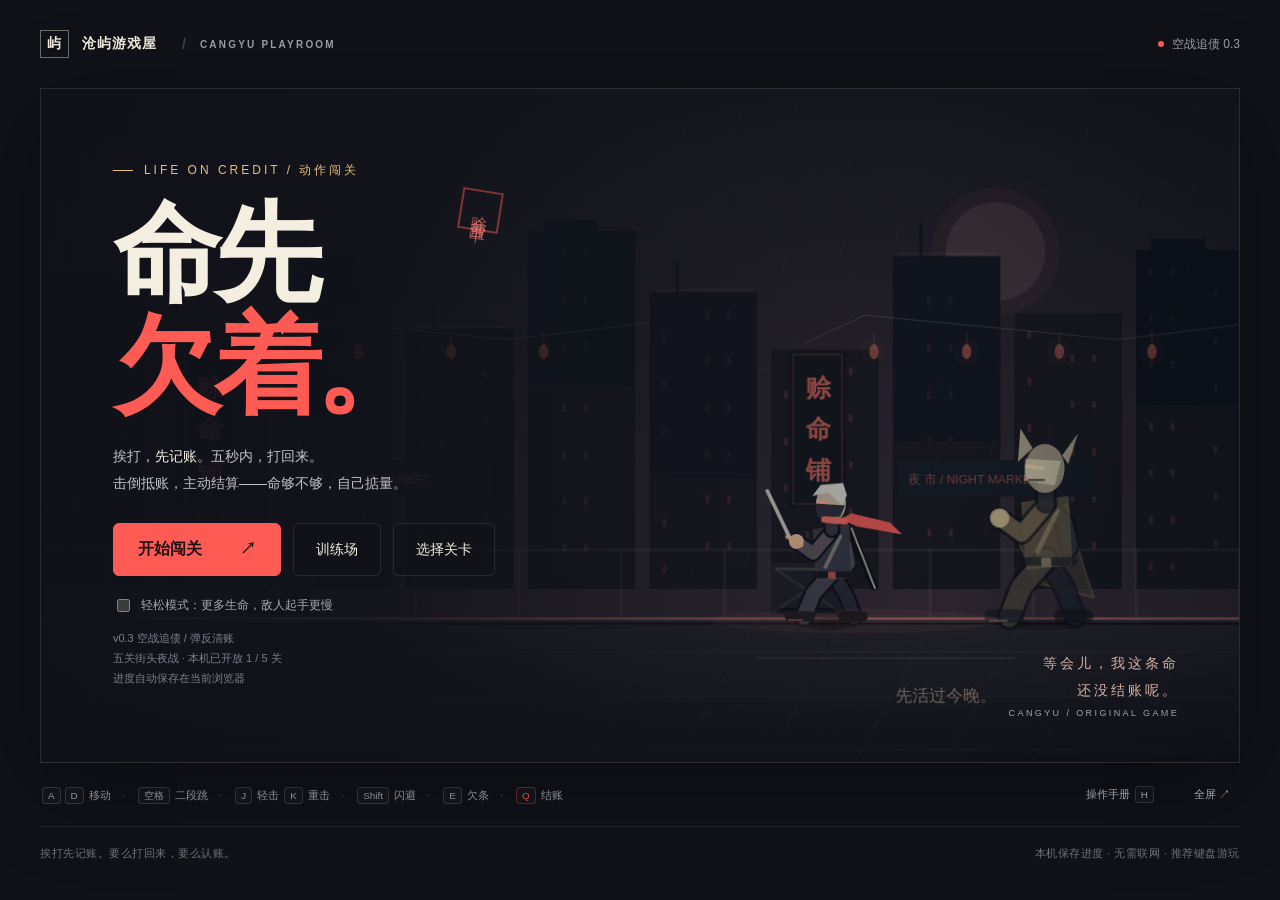
<file: play/life-on-credit/v0.3/game.html>
<!doctype html>
<html lang="zh-CN"><head><meta charset="utf-8"><meta name="viewport" content="width=device-width,initial-scale=1,viewport-fit=cover"><meta name="theme-color" content="#101218"><title>命先欠着 — 沧屿游戏屋</title><meta name="description" content="受伤先记账，五秒内打回来。一个关于追击、抵账和主动结算的横版动作小游戏。"><link rel="stylesheet" href="style.css"></head>
<body><main class="app"><header class="mast"><a class="brand" href="#" id="brandHome"><span class="brand-mark">屿</span> 沧屿游戏屋 <span class="slash">/</span> <span class="en">CANGYU PLAYROOM</span></a><span class="version"><i></i> 空战追债 0.3</span></header>
<section class="cabinet" id="cabinet" aria-label="命先欠着游戏"><canvas id="game" width="1280" height="720" tabindex="0" aria-label="横版动作游戏，A D 移动，空格跳跃，J轻击，K重击，Shift闪避，Q结账"></canvas>
<div id="hud" class="hud hidden"><div class="life"><div class="hud-label"><span>现有生命 <b id="hpNum">100</b><small id="maxHp"> / 100</small></span><span id="debtNum">待扣 0</span></div><div class="hpbar"><i id="hpFill"></i><i id="debtFill"></i></div><div class="ledger-line"><span id="debtState">暂时没有欠账</span><span id="timer">—</span></div><div class="timebar"><i id="timerFill"></i></div><div id="skillStatus" class="skill-status">Shift 闪避 · 迎击瞬间可精准抵账</div></div><div class="stage"><span id="chapter">01 / 夜市街口</span><b id="wave">第 1 波</b><small id="goal">清掉眼前的敌人</small><small id="perkStatus" class="perk-status"></small></div><div class="hud-actions"><button id="soundBtn" title="切换声音">声音 开</button><button id="pauseBtn">暂停 <kbd>Esc</kbd></button></div></div>
<div class="urgent hidden" id="urgent"></div><div id="hint" class="hint hidden"></div><div id="toast" class="toast" role="status" aria-live="polite"></div><div id="overlay" class="overlay"></div>
<div id="settleControl" class="settle-control hidden"><button id="settleBtn"><kbd>Q</kbd><span><b>主动结账</b><small id="settleDetail">先挨一拳，才能反击</small></span><em>↗</em></button></div>
<div id="touch" class="touch hidden"><div><button data-hold="left" aria-label="向左">◀</button><button data-hold="right" aria-label="向右">▶</button></div><div><button data-act="jump">跳</button><button data-act="dash">闪</button><button data-act="light">J</button><button data-act="heavy">K</button><button data-act="mark">E</button><button class="touch-q" data-act="settle">Q</button></div></div>
</section><footer class="footer"><span><kbd>A</kbd><kbd>D</kbd> 移动 <i>·</i> <kbd>空格</kbd> 二段跳 <i>·</i> <kbd>J</kbd> 轻击 <kbd>K</kbd> 重击 <i>·</i> <kbd>Shift</kbd> 闪避 <i>·</i> <kbd>E</kbd> 欠条 <i>·</i> <kbd class="red">Q</kbd> 结账</span><button id="helpBtn">操作手册 <kbd>H</kbd></button><button id="fullscreenBtn" title="全屏">全屏 ↗</button></footer><div class="below"><span>挨打先记账。要么打回来，要么认账。</span><span>本机保存进度 · 无需联网 · 推荐键盘游玩</span></div></main><script src="engine.js"></script><script src="game.js"></script></body></html>
</file>
<file: assets/site.css>
@charset "UTF-8";
:root{--paper:#f7f5ed;--ink:#2b2b38;--muted:#818181;--line:#deded3;--purple:#b9a9de;--peach:#edc8aa;--mint:#c8d7bd;--serif:Georgia,"Songti SC","SimSun",serif;--sans:Inter,"Microsoft YaHei","PingFang SC",system-ui,sans-serif}*{box-sizing:border-box}html{scroll-behavior:smooth;scroll-padding-top:100px}body{margin:0;color:var(--ink);background:var(--paper);font-family:var(--sans);font-size:14px;line-height:1.7;-webkit-font-smoothing:antialiased}a{color:inherit;text-decoration:none}button,input{font:inherit}button,a,input,summary{-webkit-tap-highlight-color:transparent}a,button,summary{touch-action:manipulation}button{cursor:pointer}button:disabled{cursor:default}img{display:block;max-width:100%}button:focus-visible,a:focus-visible,input:focus-visible,summary:focus-visible{outline:3px solid #9b83c9;outline-offset:5px}::selection{background:#d8c7ef;color:var(--ink)}[hidden]{display:none!important}.container{width:min(1200px,calc(100% - 104px));margin-inline:auto}.sr-only{position:absolute;width:1px;height:1px;overflow:hidden;clip:rect(0,0,0,0);white-space:nowrap}.skip-link{position:fixed;left:20px;top:-80px;padding:10px 18px;background:var(--ink);color:white;z-index:100}.skip-link:focus{top:10px}.site-header{background:#f7f5edf2;border-bottom:1px solid #deded37a}.header-inner{height:96px;display:flex;align-items:center;justify-content:space-between;gap:25px}.brand{display:flex;align-items:center;gap:12px;font-size:19px;font-weight:750;letter-spacing:.5px;line-height:1.2}.brand small{display:block;margin-top:6px;font-size:8px;letter-spacing:2.6px;font-weight:500}.main-nav{display:flex;gap:32px;align-items:center;font-size:12px}.main-nav>a:not(.nav-cta){color:#68686c}.main-nav>a:hover{color:#806899}.nav-cta{border:1px solid var(--ink);border-radius:8px;padding:10px 15px;font-weight:600;display:flex;gap:25px;align-items:center}.menu-toggle{display:none}.hero{display:grid;grid-template-columns:1fr 1fr;align-items:center;gap:46px;padding-block:78px 74px;min-height:625px}.eyebrow{font-size:10px;letter-spacing:2px;font-weight:600;color:#7c7e7c;line-height:1.5}.hero-copy>.eyebrow{display:flex;align-items:center;gap:9px;font-size:11px;letter-spacing:1.5px;color:#777580}.tiny-star{color:#8e7ea3;font-size:23px}.hero h1{position:relative;display:inline-block;font-size:clamp(43px,4.75vw,66px);letter-spacing:-2.5px;line-height:1.28;font-weight:800;margin:22px 0 24px}.underlined{position:relative;z-index:0}.underlined:after{content:"";position:absolute;left:-3px;right:-3px;height:13px;background:#d6c8e9;bottom:6px;z-index:-1;transform:rotate(-3deg);border-radius:50%}.title-spark{position:absolute;right:-60px;top:51px;font-size:48px;font-weight:400;color:#aa9ac3;transform:rotate(12deg)}.hero-description{font-size:14px;line-height:2;color:#79797a;margin:0 0 29px;letter-spacing:.2px}.hero-actions{display:flex;gap:23px;align-items:center;flex-wrap:wrap}.button{display:inline-flex;justify-content:center;align-items:center;gap:24px;min-height:45px;border:1px solid transparent;border-radius:8px;padding:12px 18px;line-height:1.25;font-size:12px;font-weight:650;transition:transform .15s,background .15s;white-space:nowrap}.button:hover{transform:translateY(-2px)}.button-dark{background:var(--ink);color:#fffdf6}.button-dark:hover{background:#484152}.button-light{background:transparent;border-color:#d4d4c9;color:#464650}.button-light:hover{background:#eceadf;border-color:#bcbcad}.text-link{font-size:11px;color:#797780}.text-link span{padding-left:9px}.hero-bottom{display:flex;gap:17px;margin-top:30px;font-size:10px;color:#8b8c87;flex-wrap:wrap}.hero-bottom>span+span:before{content:"/";margin-right:17px;color:#cecec5}.green-dot{display:inline-block;width:6px;height:6px;border-radius:50%;background:#8ba587;margin-right:6px}.hero-art{height:455px;position:relative;isolation:isolate;min-width:0}.hero-orbit{position:absolute;inset:14px 5px 16px;border:1px dashed #d4c9dc;border-radius:48%;transform:rotate(-15deg);z-index:-1}.hero-poster{position:absolute;border:1px solid #4f4e503d;border-radius:13px;background:#fffdf5;overflow:hidden;box-shadow:0 15px 35px #44443613}.hero-poster>img{width:100%;height:205px;object-fit:cover}.hero-poster>div{height:64px;display:flex;flex-direction:column;justify-content:center;padding:0 17px;position:relative}.hero-poster>div>span:first-child{font-size:14px;font-weight:700}.hero-poster small{font-size:9px;color:#929186;margin-top:3px}.poster-back{width:72%;right:4%;top:14px;transform:rotate(7deg);z-index:1}.poster-front{width:81%;left:0;bottom:8px;transform:rotate(-7deg);z-index:2}.poster-front>img{height:215px}.poster-arrow{position:absolute;right:18px;top:18px;width:29px;height:29px;display:grid;place-items:center;border:1px solid #d4cdbf;border-radius:50%;font-size:17px}.floating-note{position:absolute;font-size:10px;z-index:4;background:#f2e7b6;padding:10px 14px;box-shadow:2px 4px 0 #d6c79b44;transform:rotate(-8deg);border-radius:3px}.note-top{top:2px;left:-7px}.note-top span{padding-left:10px;color:#8f8069}.round-sticker{position:absolute;bottom:12px;right:-7px;width:101px;height:101px;background:#d5c9eb;border:1px solid #b8a9ce;border-radius:50%;z-index:3;display:flex;justify-content:center;align-items:center;flex-direction:column;transform:rotate(12deg);font-size:19px;font-weight:650;box-shadow:0 0 0 7px var(--paper)}.round-sticker strong{font-size:8px;letter-spacing:1.5px;font-weight:500;margin-top:4px}.art-caption{position:absolute;bottom:-31px;right:9px;font-size:9px;color:#a2a298}.ticker{overflow:hidden;background:#e9e4f1;border-block:1px solid #d6cfdf;padding:16px 0}.ticker>div{min-width:max-content;display:flex;justify-content:center;align-items:center;gap:52px;font-size:12px;letter-spacing:2px;color:#6f6382}.ticker span{font-size:21px;color:#9a87b4}.section{padding-block:78px}.section-heading{display:flex;align-items:flex-end;justify-content:space-between;gap:25px;margin-bottom:31px}.section-heading h2{font-size:29px;letter-spacing:-1px;line-height:1.5;margin:11px 0 0;font-weight:750}.section-heading>p{font-size:11px;color:#93948b;line-height:1.9;margin:0 0 4px}.section-heading>p strong{color:#777c6a;font-weight:500}.library-toolbar{display:flex;justify-content:space-between;align-items:center;gap:22px;margin-bottom:26px}.filters{display:flex;gap:7px;flex-wrap:wrap}.filter-button{border:1px solid var(--line);border-radius:20px;background:transparent;color:#8a8989;font-size:11px;padding:7px 15px;line-height:1.5}.filter-button.is-active{background:var(--ink);color:white;border-color:var(--ink)}.filter-button span{margin-left:7px;color:#bfb7ce;font-size:9px}.search-box{width:245px;display:flex;align-items:center;gap:11px;border-bottom:1px solid #d3d3c8;color:#8f8e91;padding-bottom:9px}.search-box input{background:transparent;border:0;outline:0;color:var(--ink);font-size:11px;width:100%;min-width:0}.search-box input::placeholder{color:#aaa99f}.search-box:focus-within{border-bottom-color:#8c7aa5}.game-grid{display:grid;grid-template-columns:repeat(2,minmax(0,1fr));gap:30px}.game-card{border:1px solid #dbdad0;border-radius:13px;overflow:hidden;background:#fffef9;min-width:0;transition:box-shadow .2s,border-color .2s}.game-card:hover{border-color:#bbb5c0;box-shadow:0 12px 35px #3333260a}.cover-link{display:block;position:relative;overflow:hidden;border-bottom:1px solid #ded9ca}.cover-link img{width:100%;height:auto;aspect-ratio:840/500;object-fit:cover;transition:transform .35s}.cover-link:hover img{transform:scale(1.025)}.cover-type{position:absolute;left:18px;top:17px;border:1px solid #ffffff70;background:#fffaf1d9;backdrop-filter:blur(4px);font-size:10px;padding:4px 10px;border-radius:16px;color:#68685d}.cover-play{position:absolute;bottom:17px;right:18px;display:grid;place-items:center;border:1px solid #6a675d44;width:36px;height:36px;border-radius:50%;background:#fff9e9a6;font-size:20px}.cover-note{position:absolute;bottom:15px;left:18px;font-size:9px;color:#5b665f;background:#fffaf18c;padding:2px 6px;border-radius:4px}.card-body{padding:25px 27px 0}.game-label{display:flex;align-items:center;justify-content:space-between;gap:12px;font-size:8px;letter-spacing:1.5px;color:#96958e}.version-badge{display:flex;align-items:center;gap:6px;white-space:nowrap;letter-spacing:.3px;color:#748366;font-size:10px;background:#eff3e9;border:1px solid #e0e7d7;border-radius:15px;padding:3px 8px}.version-badge i{width:4px;height:4px;border-radius:50%;background:#8fa67c}.card-body h3{font-size:28px;font-weight:750;letter-spacing:-.5px;line-height:1.35;margin:15px 0 7px}.game-tagline{font-size:12px;color:#5e6264;margin:0 0 14px}.game-description{font-size:12px;line-height:1.9;color:#92908b;min-height:68px;margin:0 0 16px}.game-tags{display:flex;gap:7px;flex-wrap:wrap}.game-tags>span{font-size:9px;color:#8b8a81;background:#f3f1e8;border-radius:4px;padding:3px 7px}.download-meta{display:flex;flex-wrap:wrap;align-items:center;justify-content:space-between;gap:7px;margin:26px 0 12px;font-size:9px;color:#aaa79d}.card-actions{display:grid;grid-template-columns:1.2fr 1fr;gap:10px}.card-actions .button{gap:16px;justify-content:space-between;font-size:11px}.release-details{margin-top:21px;border-top:1px solid #eae7dc;padding:0 0 6px}.release-details summary,.faq-list summary{display:flex;align-items:center;justify-content:space-between;cursor:pointer;list-style:none;font-size:11px;min-height:47px;color:#7d7f77}.release-details summary::-webkit-details-marker,.faq-list summary::-webkit-details-marker{display:none}details[open]>summary>span{transform:rotate(45deg)}summary>span{display:inline-block;font-size:16px;font-weight:400;transition:transform .15s}.first-step{margin:0 0 13px;padding:12px;background:#f4f1e7;border-radius:6px;color:#8b887b;font-size:10px;line-height:1.9}.past-release{padding-block:12px;border-top:1px dashed #e4dfd3}.past-release>div{display:flex;justify-content:space-between;font-size:10px}.past-release strong{font-weight:650;color:#696a65}.past-release>div>span{font-size:9px;color:#a6a296}.past-release ul{padding-left:15px;font-size:10px;color:#969082;line-height:1.9;margin:9px 0}.past-release>a,.feedback-link{font-size:10px;color:#927da5}.feedback-link{display:block;padding-block:13px}.empty-state{text-align:center;padding:80px 20px;border:1px dashed #d7cddd;border-radius:14px;color:#8b8593}.empty-state>span{font-size:40px;color:#aa96c2}.empty-state h3{font-size:20px;color:#5f5869}.empty-state p{font-size:12px;margin-bottom:22px}.quiet{color:#969082;font-size:11px}.updates-section{background:#efeee5;border-block:1px solid #e5e3d7;padding-block:66px}.updates-layout{display:grid;grid-template-columns:.85fr 1.35fr;gap:85px}.updates-intro h2{font-size:33px;line-height:1.5;letter-spacing:-1px;margin:14px 0 15px}.updates-intro>p{font-size:12px;line-height:1.95;color:#929183}.date-stamp{display:flex;gap:16px;align-items:center;margin-top:27px;font-size:9px;color:#a7a393}.date-stamp strong{font-size:11px;font-weight:500;letter-spacing:1px;color:#8b897c}.update-list{padding-top:10px}.update-item{display:grid;grid-template-columns:90px 1fr;gap:22px;padding-block:24px}.update-item+.update-item{border-top:1px solid #d9d8c8}.update-date time{display:block;font-size:9px;color:#9d9d8d;white-space:nowrap}.update-date>span{display:inline-block;padding:3px 9px;border:1px solid #d5c9df;background:#e9e2ee;border-radius:20px;font-size:9px;color:#8d7b9c;margin-top:10px}.update-game{display:flex;align-items:center;gap:12px;font-size:16px;font-weight:650}.update-game span{font-size:8px;font-weight:400;color:#93967b;padding:2px 5px;background:#e3e7d9;border-radius:3px}.update-item ul{margin:12px 0 11px;padding-left:15px;font-size:11px;color:#939283;line-height:1.95}.update-item a{font-size:9px;color:#8b7c9d}.guide-section{padding-bottom:56px}.steps{display:grid;grid-template-columns:repeat(3,1fr);gap:30px;border-block:1px solid var(--line);padding:33px 0;margin-top:35px}.steps article{position:relative;padding-right:20px}.steps article+article{border-left:1px solid #deded2;padding-left:30px}.step-number{font-family:var(--serif);font-style:italic;font-size:31px;color:#b6a8c9;line-height:1}.steps h3{font-size:16px;font-weight:650;margin:16px 0 8px}.steps p{font-size:11px;line-height:1.95;color:#9a978d;margin:0}.guide-lower{display:grid;grid-template-columns:.85fr 1.35fr;gap:85px;margin-top:27px}.guide-note{display:flex;gap:15px;align-items:flex-start;background:#eeebe0;border-radius:9px;padding:21px;height:fit-content}.note-icon{font-size:28px;line-height:1.1;color:#a08eb4}.guide-note strong{font-size:12px;font-weight:650}.guide-note p{font-size:10px;color:#979184;line-height:1.9;margin:6px 0 0}.faq-list details+details{border-top:1px solid var(--line)}.faq-list summary{font-size:11px;color:#7b7c73;padding:2px 0;gap:20px}.faq-list p{font-size:10px;color:#9a9588;line-height:1.95;margin:0 0 17px}.about-strip{padding:33px 30px;border:1px solid #ded7e3;background:#eeebf1;border-radius:12px;display:flex;align-items:center;gap:25px;margin-block:14px 65px}.about-mark{font-size:53px;line-height:1;color:#a18bb8;margin-inline:5px}.about-strip .eyebrow{font-size:8px;letter-spacing:1.5px;color:#a095a8}.about-strip h2{font-size:20px;font-weight:700;letter-spacing:-.4px;margin:8px 0}.about-strip p{font-size:10px;color:#a095a5;margin:0}.about-strip .button{margin-left:auto;border-color:#d3cadc;gap:19px;font-size:10px;flex-shrink:0}.site-footer{display:flex;justify-content:space-between;gap:24px;align-items:center;padding-bottom:30px;color:#aaa79d}.footer-brand{font-size:12px;font-weight:650;color:#7d7c77}.footer-brand span{font-size:7px;letter-spacing:1.2px;display:block;font-weight:400;margin-top:3px;color:#b0aba0}.site-footer>p{font-size:9px}.site-footer>a:last-child{font-size:9px}.play-page{height:100vh;height:100dvh;overflow:hidden;display:flex;flex-direction:column}.play-toolbar{display:flex;justify-content:space-between;align-items:center;gap:20px;min-height:67px;padding:10px 25px;border-bottom:1px solid var(--line);flex-shrink:0}.play-toolbar>a:first-child{font-size:12px;color:#7b7486}.play-toolbar>div{display:flex;gap:14px;align-items:center;font-size:13px}.play-toolbar>div>span{font-size:10px;color:#a294ac}.play-toolbar .button{min-height:35px;padding:9px 12px;font-size:10px}.play-stage{flex:1;min-height:0}.play-stage iframe{border:0;display:block;width:100%;height:100%;background:var(--paper)}
@media(min-width:1550px){.hero{padding-block:100px;min-height:700px}.hero-art{height:480px}.hero h1{font-size:69px}}@media(max-width:1150px){.container{width:calc(100% - 64px)}.hero{gap:28px;padding-block:65px}.hero-art{height:405px}.hero-poster>img{height:180px}.poster-front>img{height:185px}.round-sticker{width:86px;height:86px;right:-2px;font-size:17px}.hero-actions{gap:16px}.hero h1{font-size:51px}.title-spark{right:-45px;font-size:39px}.updates-layout,.guide-lower{gap:45px}.download-meta{font-size:8px}.card-body{padding:22px 21px 0}.card-body h3{font-size:25px}.game-label{font-size:7px;letter-spacing:.8px}}@media(max-width:850px){.main-nav{gap:22px}.hero{grid-template-columns:1.05fr .95fr;gap:10px;min-height:570px}.hero h1{font-size:45px}.hero-description{font-size:12px}.hero-actions .button{font-size:10px;padding:12px}.hero-actions .text-link{font-size:10px}.hero-art{height:350px}.hero-poster>img{height:150px}.poster-front>img{height:153px}.hero-poster>div{height:54px;padding-inline:13px}.hero-poster>div>span:first-child{font-size:12px}.hero-poster small{font-size:8px}.floating-note{font-size:8px;top:16px;left:0}.round-sticker{width:76px;height:76px;font-size:15px;bottom:2px}.art-caption{font-size:8px;bottom:-23px}.hero-bottom{font-size:8px;gap:10px}.hero-bottom>span+span:before{margin-right:10px}.section-heading h2{font-size:25px}.section-heading>p{font-size:10px}.game-grid{gap:20px}.card-actions{grid-template-columns:1fr}.card-actions .button{justify-content:center;gap:15px}.game-description{min-height:92px}.game-label{flex-wrap:wrap;gap:7px}.updates-layout,.guide-lower{gap:35px;grid-template-columns:.8fr 1.2fr}.update-item{grid-template-columns:75px 1fr;gap:15px}.updates-intro h2{font-size:28px}.steps{gap:20px}.steps article+article{padding-left:20px}.about-strip{gap:17px;padding:26px 21px}.about-strip h2{font-size:17px}.about-mark{font-size:41px}.about-strip .button{font-size:9px;gap:10px}}@media(max-width:650px){html{scroll-padding-top:25px}.container{width:calc(100% - 36px)}.header-inner{height:78px}.brand{font-size:17px;gap:9px}.brand>img{width:36px;height:36px}.brand small{font-size:7px;letter-spacing:2px}.menu-toggle{display:flex;gap:15px;align-items:center;padding:8px 11px;border:1px solid var(--line);border-radius:7px;background:transparent;font-size:11px;color:#78717c}.menu-toggle span{font-size:17px}.main-nav{display:none;position:absolute;left:18px;right:18px;top:67px;z-index:20;background:#fffdf6;border:1px solid var(--line);box-shadow:0 15px 30px #37313812;padding:15px;border-radius:10px;flex-direction:column;align-items:stretch;gap:0}.main-nav.is-open{display:flex}.main-nav>a{padding:10px 12px}.main-nav .nav-cta{margin-top:7px;justify-content:space-between}.hero{display:flex;flex-direction:column;gap:39px;padding-block:41px 55px;min-height:auto;align-items:stretch}.hero-copy>.eyebrow{font-size:10px}.hero h1{font-size:54px;margin-block:16px 21px;letter-spacing:-2px}.title-spark{right:-49px;top:51px;font-size:41px}.hero-description{font-size:12px;line-height:2}.hero-actions .button{font-size:11px;min-height:46px;padding-inline:16px}.hero-actions{gap:19px}.hero-bottom{margin-top:23px;font-size:9px}.hero-art{height:340px;max-width:440px;width:100%;margin:auto}.hero-poster>img{height:164px}.poster-front>img{height:170px}.poster-back{width:69%;right:3%}.poster-front{width:77%;bottom:7px;left:1%}.hero-poster>div{height:56px}.hero-poster>div>span:first-child{font-size:12px}.round-sticker{right:0;bottom:4px;width:80px;height:80px}.note-top{left:3px;top:0;font-size:9px}.art-caption{font-size:8px}.ticker{padding-block:11px}.ticker>div{gap:30px;justify-content:flex-start;margin-left:-20px;font-size:10px;letter-spacing:1px}.ticker span{font-size:18px}.section{padding-block:48px}.section-heading{align-items:flex-start;flex-direction:column;gap:14px;margin-bottom:25px}.section-heading h2{font-size:26px}.section-heading>p{font-size:11px}.library-toolbar{align-items:stretch;flex-direction:column;gap:23px}.filters{gap:8px}.filter-button{font-size:10px;padding:7px 13px}.search-box{width:100%;padding-bottom:10px}.search-box input{font-size:12px}.game-grid{grid-template-columns:1fr;gap:25px}.card-body{padding:23px 21px 0}.game-label{font-size:8px;letter-spacing:1px;flex-wrap:nowrap}.card-body h3{font-size:28px}.game-description{min-height:0;font-size:12px;margin-bottom:18px}.game-tagline{font-size:12px}.card-actions{grid-template-columns:1.1fr 1fr}.card-actions .button{font-size:11px;padding-inline:12px;gap:10px}.download-meta{font-size:8px;gap:5px}.game-tags>span{font-size:9px}.cover-type{top:14px;left:14px;font-size:9px}.updates-section{padding-block:45px}.updates-layout{grid-template-columns:1fr;gap:15px}.updates-intro h2{font-size:29px;margin-bottom:11px}.updates-intro h2 br{display:none}.updates-intro>p br{display:none}.updates-intro>p{font-size:11px}.date-stamp{margin-top:15px}.update-item{grid-template-columns:76px 1fr;padding-block:23px;gap:17px}.update-game{font-size:15px;gap:8px}.update-item ul{font-size:10px}.steps{grid-template-columns:1fr;gap:0;padding:0;margin-top:25px}.steps article{padding:24px 4px 24px 57px;min-height:115px}.steps article+article{padding-left:57px;border-left:0;border-top:1px solid var(--line)}.step-number{position:absolute;left:3px;top:29px;font-size:29px}.steps h3{margin-top:0;font-size:15px}.steps p{font-size:11px}.guide-lower{grid-template-columns:1fr;gap:16px}.guide-note{padding:18px}.guide-note p{font-size:11px}.faq-list summary{font-size:11px}.faq-list p{font-size:11px}.about-strip{padding:23px;flex-wrap:wrap;gap:12px;margin-block:5px 35px}.about-mark{font-size:34px;margin:0}.about-strip>div:nth-child(2){flex:1;min-width:205px}.about-strip h2{font-size:18px;line-height:1.6}.about-strip p{font-size:10px;line-height:1.9}.about-strip .eyebrow{font-size:7px;letter-spacing:.6px}.about-strip .button{margin:8px 0 0 46px;font-size:10px}.site-footer{flex-wrap:wrap;gap:10px;padding-bottom:24px}.site-footer>p{order:3;width:100%;font-size:8px;margin-top:0}.footer-brand{font-size:11px}.footer-brand span{font-size:6px}.site-footer>a:last-child{font-size:9px}.play-toolbar{gap:10px;padding:10px 12px;min-height:64px}.play-toolbar>div{display:flex;flex-direction:column;gap:1px;font-size:11px}.play-toolbar>div>span{font-size:8px}.play-toolbar>a:first-child{font-size:10px}.play-toolbar .button{font-size:9px;padding:8px;min-height:32px}.play-stage iframe{height:100%}}@media(prefers-reduced-motion:reduce){html{scroll-behavior:auto}*,*:before,*:after{transition:none!important;animation:none!important}.cover-link:hover img,.button:hover{transform:none}}

/* Keep release and download information readable at every viewport. */
.version-badge{font-size:11px}.game-label{font-size:9px}.download-meta{font-size:10px}.game-description{font-size:13px}.past-release ul,.past-release>a,.feedback-link,.first-step,.faq-list p{font-size:12px}.past-release>div{font-size:12px}.past-release>div>span{font-size:10px}.release-details summary{font-size:12px}.update-item ul,.steps p{font-size:12px}.game-tags>span{font-size:10px}.card-actions .button{font-size:12px}

.game-grid{align-items:start}

.hero-description,.section-heading>p,.game-description,.download-meta,.game-label,.game-tags>span,.past-release ul,.past-release>div>span,.first-step,.update-item ul,.steps p,.guide-note p,.faq-list p,.about-strip p,.site-footer,.hero-bottom,.art-caption,.date-stamp,.date-stamp strong,.update-date time,.filter-button,.footer-brand{color:#6c706a}
.version-badge{color:#526648}.past-release>a,.feedback-link,.update-item a,.text-link{color:#755c8c}

/* Persistent public statistics */
.site-stats{display:grid;grid-template-columns:1fr auto;gap:16px 38px;padding-top:20px;padding-bottom:32px;border-top:1px solid var(--line,#d9ded1)}.site-stats h2{font-size:21px;margin:8px 0}.site-stats p[data-stats-status]{font-size:11px;color:#738274;margin:5px 0}.stat-pair{display:flex;gap:45px;align-items:center}.stat-pair strong{display:block;font-size:33px;font-weight:600;color:#2e4b40}.stat-pair span{font-size:12px;color:#6d7e70}.stats-definition{grid-column:1/-1;max-width:760px;font-size:11px;color:#788473}.stats-definition summary{cursor:pointer}.stats-definition p{line-height:1.9}.game-statistics{display:flex;justify-content:space-between;gap:12px;margin:16px 0 3px;padding:11px 0;border-top:1px solid #d6dccf;color:#72816f;font-size:11px}.game-statistics strong{font-weight:600;color:#3b5546;margin-left:5px}@media(max-width:700px){.site-stats{grid-template-columns:1fr}.stat-pair{gap:50px}.stat-pair strong{font-size:28px}.site-stats h2{font-size:19px}}
</file>
<file: play/echo-break/v0.5/style.css>
:root{color-scheme:dark;--bg:#090e18;--ink:#e9f1f7;--muted:#8392a7;--cyan:#7ef5d4;--pink:#ff739e;--line:#ffffff12}*{box-sizing:border-box}body{margin:0;background:radial-gradient(ellipse at 20% 0,#142135 0,transparent 45%),#090e18;color:var(--ink);font:14px/1.6 'Segoe UI','Microsoft YaHei',sans-serif}button,a{-webkit-tap-highlight-color:transparent}button{font:inherit;color:inherit;cursor:pointer}button:focus-visible,a:focus-visible{outline:2px solid var(--cyan);outline-offset:4px}.shell{width:min(1400px,96vw,calc((100dvh - 180px)*16/9));margin:0 auto}header{height:90px;display:flex;align-items:center;gap:30px}.brand{display:flex;align-items:center;gap:13px;color:inherit;text-decoration:none;font-size:22px;font-weight:750;letter-spacing:3px}.logo{border:1px solid #7ef5d466;color:var(--cyan);width:43px;height:43px;display:grid;place-items:center;transform:skew(-8deg);background:#7ef5d408}.brand small{display:block;font-size:9px;letter-spacing:3px;color:var(--muted);margin-top:-5px}.topnote{font-size:11px;color:var(--muted);letter-spacing:1px}.topnote i,footer i{display:inline-block;width:5px;height:5px;background:var(--cyan);border-radius:50%;margin-right:7px}.topactions{display:flex;gap:8px;margin-left:auto}.topactions button{border:1px solid var(--line);background:#ffffff04;padding:7px 13px;border-radius:5px;font-size:12px}.topactions button:hover{background:#ffffff10}kbd{font:11px 'Segoe UI',sans-serif;border:1px solid #ffffff26;background:#ffffff09;border-radius:3px;padding:1px 5px;color:#c5d1df}.topactions kbd{margin-left:5px;color:var(--muted)}main{border:1px solid #ffffff17;border-radius:12px;overflow:hidden;box-shadow:0 22px 90px #0005}.arena{position:relative;background:#0e1624;aspect-ratio:16/9;overflow:hidden}canvas{width:100%;height:100%;display:block}.screen{position:absolute;inset:0;display:flex;align-items:center;justify-content:center;background:linear-gradient(90deg,#0a1120f2 0,#0a1120da 43%,#0a112048 80%);z-index:10;padding:5%}.screen.hidden,.hidden{display:none!important}.menulayout{width:100%;display:grid;grid-template-columns:1.05fr 1fr;align-items:center;gap:5%}.eyebrow{font-size:11px;letter-spacing:4px;color:var(--cyan);font-weight:650}.title{font-size:clamp(48px,6vw,88px);line-height:1.1;letter-spacing:8px;margin:17px 0 12px}.title .thin{font-weight:300;color:#7ef5d4}.subtitle{font-size:clamp(12px,1.3vw,17px);color:#a9b8c9;margin:0 0 24px}.lead{font-size:clamp(14px,1.4vw,18px);max-width:420px;color:#b9c7d6}.lead b{color:var(--ink)}.buttons{display:flex;flex-wrap:wrap;gap:10px;margin:24px 0 18px}.primary,.secondary{padding:12px 23px;border-radius:4px;font-size:14px;letter-spacing:1px;border:1px solid #ffffff24;background:#ffffff06}.primary{background:var(--cyan);color:#0c2925;border-color:var(--cyan);font-weight:750}.primary:hover{background:#b0ffe9}.secondary:hover{border-color:#7ef5d488;background:#7ef5d40d}.smallcopy{color:var(--muted);font-size:11px}.check{font-size:12px;color:#a9b8c9;display:inline-flex;align-items:center;gap:6px;cursor:pointer}.check input{accent-color:var(--cyan)}.menuaside{padding-top:20px}.versuscard{border:1px solid #ffffff19;background:linear-gradient(130deg,#152134b3,#111925aa);padding:16px 20px;margin:9px 0;border-radius:5px;display:flex;gap:16px;align-items:center}.versuscard .number{font:24px 'Segoe UI',sans-serif;color:#ffffff24}.versuscard b{display:block;letter-spacing:2px}.versuscard small{color:var(--muted);font-size:11px}.versuscard .tag{margin-left:auto;font-size:10px;color:var(--cyan);white-space:nowrap}.hud{position:absolute;inset:0;pointer-events:none;padding:2.6% 3.3%;z-index:2}.healthrow{display:flex;align-items:flex-start;gap:22px}.fighterhud{flex:1}.names{display:flex;justify-content:space-between;align-items:center;font-size:12px;letter-spacing:1px;margin-bottom:7px}.names em{color:var(--muted);font-size:10px;font-style:normal;margin-left:9px}.names b{font-size:10px;color:var(--muted);font-weight:500}.healthtrack{height:13px;background:#ffffff12;transform:skew(-12deg);overflow:hidden;border:1px solid #ffffff12}.healthtrack div{background:linear-gradient(90deg,#3fbca6,#8ff4db);height:100%;transition:width .12s}.enemy .healthtrack div{background:linear-gradient(90deg,#b64e7e,#ffa1b9);float:right}.guardtrack{height:3px;background:#ffffff0a;margin-top:5px}.guardtrack div{height:100%;background:#9cacbf88;transition:width .1s}.enemy .guardtrack div{float:right}.bout{text-align:center;width:98px;line-height:1.35}.bout small{display:block;font-size:9px;letter-spacing:2px;color:var(--muted)}.bout strong{display:block;font-size:22px;letter-spacing:2px;font-weight:400}.bout span{font-size:9px;color:#66788f}.bottomhud{position:absolute;bottom:4%;left:3.3%;right:3.3%;display:flex;justify-content:space-between;align-items:flex-end}.syncbox{width:31%}.synctrack{height:8px;background:#ffffff12;border:1px solid #ffffff14}.synctrack div{height:100%;background:linear-gradient(90deg,#4d91ed,#bda6ff);transition:width .1s}.syncbox .names{font-size:11px}.names small{font-size:9px;color:var(--muted)}.echobox{display:flex;gap:12px;align-items:center;border:1px solid #7ef5d435;border-radius:5px;padding:10px 14px;background:#0b1620c9;min-width:240px}.keycap{border:1px solid #7ef5d44d;width:29px;height:29px;display:grid;place-items:center;color:var(--cyan);border-radius:3px}.echobox small{display:block;color:var(--muted);font-size:9px}.echobox strong{display:block;font-size:13px;letter-spacing:2px}.echobox>span:last-child{margin-left:auto;font-size:10px;color:var(--cyan)}footer{display:flex;align-items:center;justify-content:space-between;background:#101825;padding:13px 22px;gap:12px;font-size:11px;color:var(--muted)}footer div{display:flex;gap:7px;align-items:center;font-size:10px}footer>span{white-space:nowrap}.under{display:flex;justify-content:space-between;padding:18px 5px;font-size:10px;letter-spacing:2px;color:#52647a}.under>span:nth-child(2){letter-spacing:3px}#toast{position:absolute;z-index:6;top:20%;left:50%;transform:translateX(-50%);background:#111e2eea;border:1px solid #7ef5d43a;padding:9px 20px;border-radius:4px;color:#c2e5dc;font-size:13px;pointer-events:none;opacity:0;transition:opacity .12s;white-space:nowrap}#combo{position:absolute;top:29%;left:5%;pointer-events:none;font-size:13px;color:var(--cyan);font-style:italic;line-height:1.1}#combo b{display:block;font-size:52px;font-weight:300;letter-spacing:-2px}#combo small{display:block;margin-top:7px;font-size:10px;color:#9cb9ba;font-style:normal}.panel{width:min(870px,100%);background:#0f1929f2;border:1px solid #ffffff20;border-radius:8px;padding:28px 34px;box-shadow:0 15px 80px #0006}.panel h2{font-size:27px;letter-spacing:3px;margin:8px 0}.panel p{color:#acbccf;margin:8px 0;font-size:13px}.panel .buttons{margin-bottom:0}.manual{display:grid;grid-template-columns:1fr 1fr;gap:10px 30px;margin-top:15px}.manual section{padding:7px 0;border-top:1px solid #ffffff12}.manual h3{font-size:13px;color:var(--cyan);margin:0 0 5px}.manual p{font-size:11px;line-height:1.85;margin:0}.manual kbd{font-size:10px}.perkgrid{display:grid;grid-template-columns:repeat(3,1fr);gap:12px;margin:20px 0 10px}.perk{padding:17px 13px;border:1px solid #ffffff20;background:#ffffff04;text-align:left;border-radius:4px}.perk:hover{border-color:var(--cyan);background:#7ef5d40c}.perk b{display:block;color:var(--cyan);font-size:14px;margin-bottom:8px}.perk span{display:block;font-size:11px;color:#a4b6c9}.metrics{display:flex;gap:30px;margin:20px 0}.metrics strong{display:block;font-size:28px;font-weight:400;color:var(--cyan)}.metrics span{font-size:10px;color:var(--muted)}.skilllist{display:flex;gap:9px;flex-wrap:wrap;margin:15px 0}.skilllist button{background:#ffffff08;border:1px solid #ffffff21;padding:8px 14px;border-radius:4px;font-size:12px}.skilllist button.selected{border-color:var(--cyan);color:var(--cyan)}.tutorial{position:absolute;z-index:5;left:50%;bottom:16%;transform:translateX(-50%);background:#0b1826e8;border:1px solid #7ef5d444;border-radius:6px;min-width:360px;text-align:center;padding:12px 22px;pointer-events:none}.tutorial small{font-size:9px;letter-spacing:3px;color:var(--cyan)}.tutorial strong{display:block;font-size:15px;letter-spacing:1px;margin:3px 0}.tutorial p{color:#a8b7ca;font-size:11px;margin:0}.touch{position:absolute;z-index:8;bottom:12%;left:2%;right:2%;justify-content:space-between;pointer-events:none}.touch>div{display:flex;gap:5px;pointer-events:auto}.touch button{width:39px;height:39px;background:#111c2ea0;border:1px solid #ffffff30;border-radius:50%;touch-action:none;font-size:12px}.arena:fullscreen{width:100vw;height:100vh;aspect-ratio:auto;display:grid;place-items:center}.arena:fullscreen canvas{object-fit:contain} @media(max-width:1000px){header{height:68px;gap:15px}.topnote{display:none}footer>span{display:none}footer{justify-content:center;padding:10px}.under{font-size:9px}.panel{padding:18px 24px}.panel h2{font-size:23px}.manual{gap:8px 20px}.manual p{font-size:10px}.names{font-size:10px}.title{font-size:58px}.versuscard{padding:10px 12px}.buttons{margin:16px 0}.echobox{min-width:200px;padding:7px 10px}.topactions button{padding:5px 9px}}@media(max-width:650px){.shell{width:100vw}header{height:56px;padding:0 12px}.brand{font-size:17px}.logo{width:30px;height:30px}.brand small{font-size:7px}.topactions{gap:4px}.topactions kbd{display:none}.topactions button{font-size:10px;padding:5px}.topactions #fullBtn{display:none}main{border-radius:0}.arena{aspect-ratio:16/10}.menulayout{grid-template-columns:1fr 1fr;gap:10px}.title{font-size:38px;margin:6px 0}.eyebrow{font-size:8px;letter-spacing:2px}.subtitle{font-size:10px;margin:0 0 9px}.lead{font-size:10px}.primary,.secondary{font-size:10px;padding:7px 10px}.buttons{gap:5px;margin:12px 0 9px}.versuscard{gap:7px;margin:5px 0;padding:7px}.versuscard b{font-size:10px}.versuscard small{font-size:8px}.versuscard .number{font-size:16px}.versuscard .tag{display:none}.smallcopy,.check{font-size:9px}.healthrow{gap:10px}.bout{width:60px}.bout strong{font-size:14px}.bout span{display:none}.healthtrack{height:8px}.names{font-size:8px;margin-bottom:3px}.names em,.names b,.bout small{font-size:7px}.echobox{min-width:150px;padding:5px;gap:6px}.echobox strong{font-size:9px;letter-spacing:0}.echobox small{font-size:7px}.keycap{width:20px;height:20px;font-size:10px}.echobox>span:last-child{font-size:7px}.syncbox{width:36%}.names small{font-size:7px}.panel{padding:12px 18px}.panel h2{font-size:18px;margin:2px 0}.panel p{font-size:10px}.manual{gap:4px 15px;margin-top:6px}.manual h3{font-size:10px;margin:0}.manual p{font-size:8px}.manual kbd{font-size:8px;padding:0 3px}.manual section{padding:3px 0}.metrics{gap:20px;margin:8px 0}.metrics strong{font-size:19px}.perkgrid{gap:6px;margin:10px 0}.perk{padding:9px}.perk b{font-size:11px}.perk span{font-size:9px}.tutorial{min-width:230px;padding:7px 12px;bottom:22%}.tutorial strong{font-size:11px}.tutorial p{font-size:9px}#toast{font-size:10px;padding:6px 10px}.under>span:nth-child(2){display:none}footer{display:none}.under{padding:10px 13px;font-size:8px;letter-spacing:1px}#combo b{font-size:30px}}
.trainingtools{position:absolute;z-index:7;right:3.3%;top:15%}.trainingtools button{font-size:10px;background:#0e1b2bd9;border:1px solid #7ef5d43b;color:#a6d5c8;border-radius:4px;padding:6px 12px}.echobox{min-width:340px}.keycap{min-width:35px;font-size:11px}.syncbox{width:35%}.names small{font-size:9px}.tutorial{bottom:16%}@media(max-width:850px){.echobox{min-width:265px;padding:7px 9px}.echobox strong{font-size:11px}.echobox small{font-size:8px}.echobox>span:last-child{font-size:8px}.trainingtools button{font-size:9px;padding:4px 8px}}@media(max-width:650px){.echobox{min-width:195px}.echobox strong{font-size:8px;letter-spacing:0}.echobox small{font-size:6px}.echobox>span:last-child{font-size:6px}.keycap{min-width:23px;font-size:7px}.names small{font-size:6px}.trainingtools button{font-size:7px;padding:3px 6px}.manual p{font-size:7px}.tutorial{bottom:23%}.syncbox{width:37%}.synctrack{height:6px}.touch button{width:33px;height:33px}}
.rivalread{position:absolute;right:3.3%;top:12.7%;display:flex;align-items:center;gap:11px;z-index:4;pointer-events:none}.rivalread small{font-size:10px;color:#f3c1d3;letter-spacing:1px;border-left:2px solid #f3a4c1;padding-left:8px}.rivalread span{font-size:10px;color:#9bafc2}.trainingtools{top:18%;display:flex;gap:6px}#toast{max-width:84%;width:max-content;white-space:normal;text-align:center}@media(max-width:650px){.rivalread small,.rivalread span{font-size:7px}.rivalread{gap:6px;top:13.5%}.trainingtools{top:20%;gap:4px}}
button:disabled{opacity:.36;cursor:default}button:disabled:hover{background:#ffffff04;border-color:#ffffff24}.flowcard{display:flex;align-items:center;gap:12px;border:1px solid #ffffff18;background:#16223575;padding:14px 17px;border-radius:5px;margin:9px 0}.flowcard>div{flex:1}.flowcard b{display:block;font-size:15px;letter-spacing:1px}.flowcard small{display:block;color:#8fa4b9;font-size:10px;margin-top:4px}.flowcard .secondary{padding:8px 12px;font-size:11px}.saveactions{display:flex;gap:15px;margin:12px 0 0}.saveactions button{border:0;background:none;color:#8eabae;font-size:10px;padding:0}.saveactions button:hover{color:#c2ffe8}.flowpanel{max-height:94%;overflow:auto;scrollbar-width:thin}.lessonlist{display:grid;grid-template-columns:repeat(3,1fr);gap:7px;margin:15px 0}.lessonlist button{padding:8px 11px;border:1px solid #ffffff1a;border-radius:4px;background:#ffffff05;text-align:left}.lessonlist span{display:block;font-size:12px}.lessonlist small{color:#86aaad;font-size:9px}.lessonlist button:not(:disabled):hover,.levelcard:not(:disabled):hover{border-color:#7ef5d475;background:#7ef5d40b}.levelgrid{display:grid;grid-template-columns:repeat(3,1fr);gap:10px;margin-top:17px}.levelcard{padding:13px;border:1px solid #ffffff1a;border-radius:5px;background:#ffffff04;text-align:left}.levelcard small{display:block;font-size:9px;color:#7ef5d4}.levelcard b{display:block;font-size:17px;letter-spacing:1px;margin:7px 0}.levelcard span{font-size:11px;color:#92a8bb;display:block}.settings{display:flex;flex-wrap:wrap;gap:18px;margin:25px 0}.settings label{display:flex;flex:1;min-width:150px;flex-direction:column;gap:8px;color:#95b1b8;font-size:12px}.settings select{background:#152439;color:#e2f0f0;border:1px solid #688ba548;border-radius:4px;padding:10px;font:inherit}.lessonpanel{position:absolute;z-index:7;top:17%;left:3.3%;width:29%;max-width:350px;background:#0c1929ed;border:1px solid #7ef5d43d;border-radius:6px;padding:15px 18px;box-shadow:0 10px 35px #0002}.lessonpanel>small{font-size:9px;letter-spacing:2px;color:#78c5b9}.lessonpanel h3{font-size:19px;margin:5px 0 8px;letter-spacing:1px}.lessonpanel #lessonKeys{font:600 14px/1.7 'Segoe UI','Microsoft YaHei',sans-serif;letter-spacing:1px;color:#baffea;overflow-wrap:anywhere}.lessonpanel p{font-size:11px;color:#95adbf;line-height:1.7;margin:9px 0}.lessonstatus{display:flex;align-items:center;gap:12px;margin:12px 0}.lessonstatus b{font-size:24px;font-weight:400;color:#aaffdf;white-space:nowrap}.lessonstatus span{font-size:10px;color:#afbdcc}.lessonbuttons{display:flex;gap:6px;flex-wrap:wrap}.lessonbuttons button{background:#ffffff07;border:1px solid #ffffff24;border-radius:3px;padding:5px 8px;font-size:9px}.lessonbuttons #lessonNext{background:#7ef5d4;color:#0d3029;font-weight:700}.trainingtools{flex-wrap:wrap;max-width:65%;justify-content:flex-end}#returnFight{border-color:#7ef5d488;color:#baffea}.title{font-size:clamp(44px,6vw,76px)}.subtitle{margin-bottom:14px}@media(max-width:1000px){.flowcard{padding:10px 12px}.flowcard b{font-size:12px}.flowcard small{font-size:9px}.flowcard .secondary{padding:7px;font-size:10px}.levelcard b{font-size:14px}.levelcard span{font-size:10px}.lessonpanel{padding:11px 13px}.lessonpanel h3{font-size:16px}.lessonpanel p{font-size:10px}.lessonpanel #lessonKeys{font-size:12px}.lessonstatus b{font-size:21px}.lessonstatus span{font-size:9px}}@media(max-width:650px){.flowcard{padding:7px;margin:5px 0;gap:6px}.flowcard b{font-size:9px}.flowcard small{font-size:7px}.flowcard .secondary{padding:5px;font-size:8px}.saveactions{gap:9px;margin-top:8px}.saveactions button{font-size:8px}.lessonlist{grid-template-columns:repeat(2,1fr);gap:5px;margin:8px 0}.lessonlist button{padding:5px 7px}.lessonlist span{font-size:9px}.lessonlist small{font-size:7px}.levelgrid{gap:6px;margin-top:10px}.levelcard{padding:7px}.levelcard small{font-size:6px}.levelcard b{font-size:11px;margin:4px 0}.levelcard span{font-size:8px}.settings{gap:10px;margin:12px 0}.settings label{font-size:10px;min-width:100px;gap:4px}.settings select{padding:6px}.lessonpanel{width:38%;padding:8px 10px;top:18%}.lessonpanel h3{font-size:12px;margin:3px 0 5px}.lessonpanel>small{font-size:7px;letter-spacing:1px}.lessonpanel #lessonKeys{font-size:9px}.lessonpanel p{font-size:8px;margin:5px 0}.lessonstatus{gap:7px;margin:6px 0}.lessonstatus b{font-size:16px}.lessonstatus span{font-size:7px}.lessonbuttons{gap:4px}.lessonbuttons button{font-size:7px;padding:3px 5px}.title{font-size:38px}}
</file>
<file: play/life-on-credit/v0.3/style.css>
:root{color-scheme:dark;--paper:#f4eee1;--muted:#9e9fa8;--red:#ff5b55;--gold:#e9bd7a;--line:#ffffff19;--bg:#101218}*{box-sizing:border-box}body{margin:0;background:var(--bg);color:var(--paper);font-family:Inter,"PingFang SC","Microsoft YaHei","Noto Sans CJK SC",sans-serif}button,a{-webkit-tap-highlight-color:transparent}button{font:inherit;color:inherit;cursor:pointer}button:focus-visible,a:focus-visible{outline:2px solid var(--gold);outline-offset:4px}button:disabled{cursor:not-allowed;opacity:.38}a{color:inherit}button{border:1px solid var(--line);background:#ffffff07;border-radius:6px;transition:background .15s,border-color .15s,transform .15s}button:hover{background:#ffffff12;border-color:#ffffff45}button:active{transform:translateY(1px)}.app{max-width:1560px;margin:auto;padding:0 40px}.mast{height:88px;display:flex;align-items:center;justify-content:space-between}.brand{display:flex;gap:13px;align-items:center;text-decoration:none;font-size:14px;font-weight:600;letter-spacing:1px}.brand-mark{border:1px solid #f4eee168;font-family:serif;padding:4px 6px;color:var(--paper)}.slash{margin-left:12px;color:#ffffff35}.en{font-size:10px;letter-spacing:2.2px;color:var(--muted)}.version{font-size:12px;color:var(--muted);display:flex;align-items:center;gap:8px}.version i{width:6px;height:6px;background:var(--red);border-radius:50%}.cabinet{position:relative;aspect-ratio:16/9;background:#17151c;border:1px solid #ffffff18;overflow:hidden;box-shadow:0 24px 90px #0005}canvas{display:block;width:100%;height:100%;outline:0;touch-action:none}.hidden{display:none!important}.overlay{position:absolute;inset:0;display:flex;align-items:center;justify-content:center;pointer-events:none}.overlay>*{pointer-events:auto}.home{width:100%;height:100%;position:relative;padding:6.1% 6%;background:linear-gradient(90deg,#111219f7 0%,#111219da 28%,#1112196b 53%,transparent 76%);display:flex;flex-direction:column;align-items:flex-start;justify-content:center}.eyebrow{color:var(--gold);font-size:12px;letter-spacing:3px;margin-bottom:20px;display:flex;align-items:center;gap:11px}.eyebrow:before{content:"";width:20px;height:1px;background:var(--gold)}.home h1{font-family:"Songti SC","Noto Serif CJK SC",SimSun,serif;font-size:clamp(62px,8.4vw,122px);font-weight:900;letter-spacing:-7px;line-height:1.04;margin:0 0 20px;position:relative}.home h1 span{color:var(--red)}.home .stamp{position:absolute;left:35%;top:15%;border:2px solid #ff5b5577;color:#ff7e758f;font-family:serif;writing-mode:vertical-rl;font-size:16px;padding:11px 8px;transform:rotate(9deg);letter-spacing:3px}.pitch{color:#c4c2c9;line-height:1.9;font-size:14px;margin:0 0 27px}.pitch b{color:var(--paper);font-weight:500}.buttons{display:flex;gap:12px;flex-wrap:wrap}.primary{background:var(--red);border-color:var(--red);color:#1e1115;font-weight:800;min-width:168px;padding:15px 24px;text-align:left;display:flex;justify-content:space-between;align-items:center;gap:30px}.primary:hover{background:#ff7b72;border-color:#ff7b72}.secondary{padding:14px 22px;font-size:14px;background:#111219ab}.check{margin-top:20px;display:flex;align-items:center;gap:8px;font-size:12px;color:#aaa8b2}.check input{accent-color:var(--red)}.home-meta{font-size:11px;color:#7f7d8d;line-height:1.8;margin-top:14px}.home-tag{position:absolute;right:5%;bottom:6%;text-align:right;color:#d9b1a6;font-family:serif;letter-spacing:3px;font-size:14px;line-height:1.9}.home-tag small{display:block;font-size:9px;font-family:sans-serif;letter-spacing:2.4px;color:#a9a0a4}.panel{padding:30px 34px;width:min(640px,88%);max-height:90%;overflow:auto;border:1px solid #f5e8d32a;background:#171820f5;box-shadow:0 30px 150px #000b;backdrop-filter:blur(16px);border-radius:9px}.panel.wide{width:min(850px,90%)}.panel h2{font-family:serif;font-size:38px;margin:0 0 13px;letter-spacing:1px}.panel p{font-size:14px;color:#bcbac5;line-height:1.9}.panel .eyebrow{margin-bottom:15px}.panel .buttons{margin-top:23px}.panel .small{font-size:12px;color:var(--muted)}.panel .primary{font-size:14px}.statgrid{display:grid;grid-template-columns:repeat(3,1fr);border-top:1px solid var(--line);border-bottom:1px solid var(--line);margin:22px 0}.statgrid div{padding:17px 5px}.statgrid b{font-size:28px;color:var(--gold);display:block}.statgrid small{display:block;color:var(--muted);font-size:11px;margin-top:6px}.perkgrid{display:grid;grid-template-columns:repeat(3,1fr);gap:12px;margin-top:23px}.perk{padding:20px 15px;text-align:left;background:#ffffff04;border:1px solid #ffffff1c}.perk em{font-family:serif;color:var(--red);font-size:30px;font-style:normal;display:block;margin-bottom:25px}.perk b{display:block;font-size:16px}.perk small{display:block;font-size:12px;line-height:1.8;color:#b9b5c2;margin-top:10px}.perk:hover{border-color:var(--red);background:#ff5b5510}.chapterlist{display:flex;flex-direction:column;gap:9px}.chapterbtn{padding:13px 17px;display:flex;align-items:center;justify-content:space-between;text-align:left}.chapterbtn b{font-size:14px}.chapterbtn small{font-size:11px;color:var(--muted)}.manual{display:grid;grid-template-columns:1fr 1fr;gap:15px 25px}.manual h3{font-size:15px;color:var(--gold);margin:10px 0}.manual p{font-size:12px;margin:0}.hud{position:absolute;left:3%;right:3%;top:4%;display:flex;justify-content:space-between;align-items:flex-start;gap:20px;pointer-events:none}.life{width:30%;max-width:370px}.hud-label{display:flex;justify-content:space-between;align-items:baseline;font-size:12px;color:#bfb8b8}.hud-label b{font-size:22px;color:var(--paper);margin-left:6px}.hud-label small{color:#8c8791;font-size:12px}.hud-label>span:last-child{color:var(--red);font-weight:600}.hpbar{height:10px;background:#ffffff15;position:relative;margin-top:8px;overflow:hidden;border-radius:2px}.hpbar i{position:absolute;inset:0 auto 0 0;display:block;transition:width .1s}.hpbar #hpFill{background:#e1d7c6}.hpbar #debtFill{background:repeating-linear-gradient(120deg,#ff5b55,#ff5b55 5px,#d74448 5px,#d74448 10px);transition:left .12s,width .12s}.ledger-line{display:flex;justify-content:space-between;margin-top:10px;font-size:11px;color:#c08d88}.ledger-line #timer{color:var(--red);font-variant-numeric:tabular-nums}.timebar{height:2px;background:#ff5b551a;margin-top:5px}.timebar i{height:2px;display:block;background:var(--red)}.stage{text-align:center;padding-top:3px}.stage>span{display:block;font-size:10px;letter-spacing:2px;color:var(--gold)}.stage>b{display:block;font-size:21px;margin-top:8px}.stage>small{font-size:11px;color:#b2a8b7;display:block;margin-top:6px}.hud-actions{display:flex;gap:7px;pointer-events:auto}.hud-actions button{font-size:11px;padding:8px 10px;background:#14151c9e}.hint{position:absolute;bottom:16%;left:50%;transform:translateX(-50%);background:#14151cdd;border:1px solid #e9bd7a39;padding:11px 18px;color:#e3d8c7;font-size:12px;max-width:75%;text-align:center;pointer-events:none;line-height:1.8;white-space:normal}.hint kbd{background:#45372e;border-color:#896a50}.toast{position:absolute;left:50%;top:26%;transform:translateX(-50%) translateY(-6px);color:var(--paper);background:#12131be8;border:1px solid #ff5b5550;padding:11px 21px;font-size:13px;pointer-events:none;opacity:0;transition:opacity .15s,transform .15s;z-index:6;white-space:nowrap}.toast.visible{opacity:1;transform:translateX(-50%) translateY(0)}.urgent{position:absolute;inset:0;pointer-events:none;box-shadow:inset 0 0 100px #ff39402b;border:2px solid #ff5b555a;animation:danger 1s ease-in-out infinite alternate}@keyframes danger{to{box-shadow:inset 0 0 100px #ff394011;border-color:#ff5b5526}}.settle-control{position:absolute;right:3%;bottom:5%;pointer-events:auto}.settle-control button{display:flex;gap:14px;padding:13px 17px;align-items:center;background:#1b171eeb;border-color:#ff5b5560;min-width:230px;text-align:left}.settle-control kbd{font-size:25px;border:0;color:var(--red);padding:0;background:none}.settle-control b{font-size:14px;display:block}.settle-control small{font-size:10px;color:#c99d97;display:block;margin-top:4px}.settle-control em{margin-left:auto;color:var(--red);font-size:21px;font-style:normal}.settle-control button.ready{box-shadow:0 0 30px #ff5b5515;border-color:var(--red)}.settle-control button.lethal{border-color:#e9bd7a}.footer{height:64px;display:flex;align-items:center;gap:18px;border-bottom:1px solid var(--line);color:#a6a2ad;font-size:11px}.footer>span{flex:1;line-height:2}.footer i{font-style:normal;color:#55515e;margin:0 8px}.footer button{padding:7px 10px;border:0;background:none;font-size:11px;color:#bdb7c1}kbd{font-family:inherit;font-size:.9em;border:1px solid #ffffff25;border-radius:3px;padding:2px 5px;background:#ffffff06;margin:0 2px}.red{color:var(--red);border-color:#ff5b5550}.below{display:flex;justify-content:space-between;padding:19px 0 25px;font-size:11px;color:#76717f;letter-spacing:.5px}.touch{display:none;position:absolute;bottom:3%;left:3%;right:3%;justify-content:space-between;gap:15px;pointer-events:none}.touch>div{display:flex;gap:7px}.touch button{width:44px;height:44px;pointer-events:auto;touch-action:none;background:#171820c9;border:1px solid #ffffff45;font-weight:bold}.touch .touch-q{color:var(--red);border-color:var(--red)}
@media(min-width:1700px){.home h1{font-size:132px}}@media(max-width:1050px){.app{padding:0 20px}.mast{height:68px}.home{padding:5%}.home h1{font-size:8.7vw;margin-bottom:12px}.home .eyebrow{font-size:10px;margin-bottom:12px}.pitch{font-size:12px;margin-bottom:17px}.primary{padding:12px 16px;min-width:140px}.secondary{padding:11px 15px}.check{margin-top:12px}.home-meta{margin-top:8px}.home .stamp{font-size:12px;left:36%;top:10%}.home-tag{font-size:12px}.footer{gap:7px}.footer i{margin:0 3px}.panel{padding:25px}.panel h2{font-size:29px}.perk{padding:14px 11px}.perk em{margin-bottom:12px}.hud-label{font-size:10px}.hud-label b{font-size:17px}.stage>b{font-size:17px}.hud-actions button{padding:6px}.settle-control button{min-width:185px;padding:10px 13px}.settle-control small{font-size:9px}}
@media(pointer:coarse){.touch:not(.hidden){display:flex}.settle-control{bottom:14%}.settle-control button{min-width:170px}.footer>span{font-size:10px}.hint{bottom:25%}}
@media(max-width:680px){.app{padding:0 8px}.mast{height:56px}.brand{font-size:12px;gap:8px}.brand .slash,.en{display:none}.version{font-size:10px}.cabinet{aspect-ratio:4/3}.cabinet canvas{object-fit:contain;background:#0c1017}.home{background:linear-gradient(90deg,#111219f5,#1112199b 60%,#1112193b)}.home h1{font-size:clamp(47px,12vw,78px);letter-spacing:-3px}.home .stamp{left:52%;top:16%;font-size:10px}.pitch{font-size:11px}.home-tag{display:none}.home-meta{font-size:9px}.check{font-size:10px}.eyebrow{font-size:9px}.primary{font-size:12px;min-width:135px;padding:11px 14px}.secondary{font-size:11px;padding:10px 11px}.buttons{gap:8px}.hud{top:3%;left:3%;right:3%;gap:7px}.life{width:40%}.hud-label{font-size:9px}.hud-label b{font-size:15px}.hud-label small{font-size:9px}.hpbar{height:7px;margin-top:5px}.ledger-line{font-size:9px;margin-top:7px}.stage{padding-top:5px}.stage>span{font-size:8px;letter-spacing:0}.stage>b{font-size:13px;margin-top:5px}.stage>small{font-size:8px}.hud-actions{flex-direction:column;gap:4px}.hud-actions button{font-size:9px;padding:4px 6px}.hud-actions kbd{display:none}.settle-control{display:none}.hint{font-size:10px;padding:7px 9px;bottom:21%;max-width:86%;width:max-content}.footer{height:auto;min-height:56px;flex-wrap:wrap;padding:10px 0;gap:3px}.footer>span{font-size:9px;flex-basis:100%}.footer button{font-size:10px}.below{font-size:9px;gap:10px;line-height:1.7}.below>span:last-child{text-align:right}.panel{padding:19px;max-height:94%;width:94%;border-radius:4px}.panel h2{font-size:25px}.panel p{font-size:11px;line-height:1.7}.panel .eyebrow{margin-bottom:8px;font-size:9px}.statgrid{margin:12px 0}.statgrid div{padding:10px 3px}.statgrid b{font-size:21px}.statgrid small{font-size:9px}.perkgrid{gap:7px;margin-top:12px}.perk{padding:11px 8px}.perk em{font-size:23px;margin-bottom:10px}.perk b{font-size:12px}.perk small{font-size:10px}.manual{gap:6px 13px}.manual h3{font-size:12px;margin:7px 0}.manual p{font-size:10px}.chapterbtn{padding:9px 11px}.chapterbtn b{font-size:12px}.chapterbtn small{font-size:9px}.panel .buttons{margin-top:13px}.toast{top:28%;font-size:11px;padding:8px 12px}}
@media(prefers-reduced-motion:reduce){*{animation:none!important;transition:none!important}}

.skill-status{font-size:10px;color:#b4b5bd;line-height:1.6;margin-top:9px;min-height:16px}.skill-status.charged{color:#f8d490;text-shadow:0 0 15px #e9bd7a55}.stage>.perk-status{color:#a9ccbd;font-size:10px;max-width:320px;line-height:1.6;margin-top:8px}.perk:first-child em{color:#b7d9c5}@media(max-width:680px){.skill-status{font-size:8px;margin-top:6px}.stage>.perk-status{font-size:8px;max-width:140px}.home-meta{line-height:1.6}}
</file>
